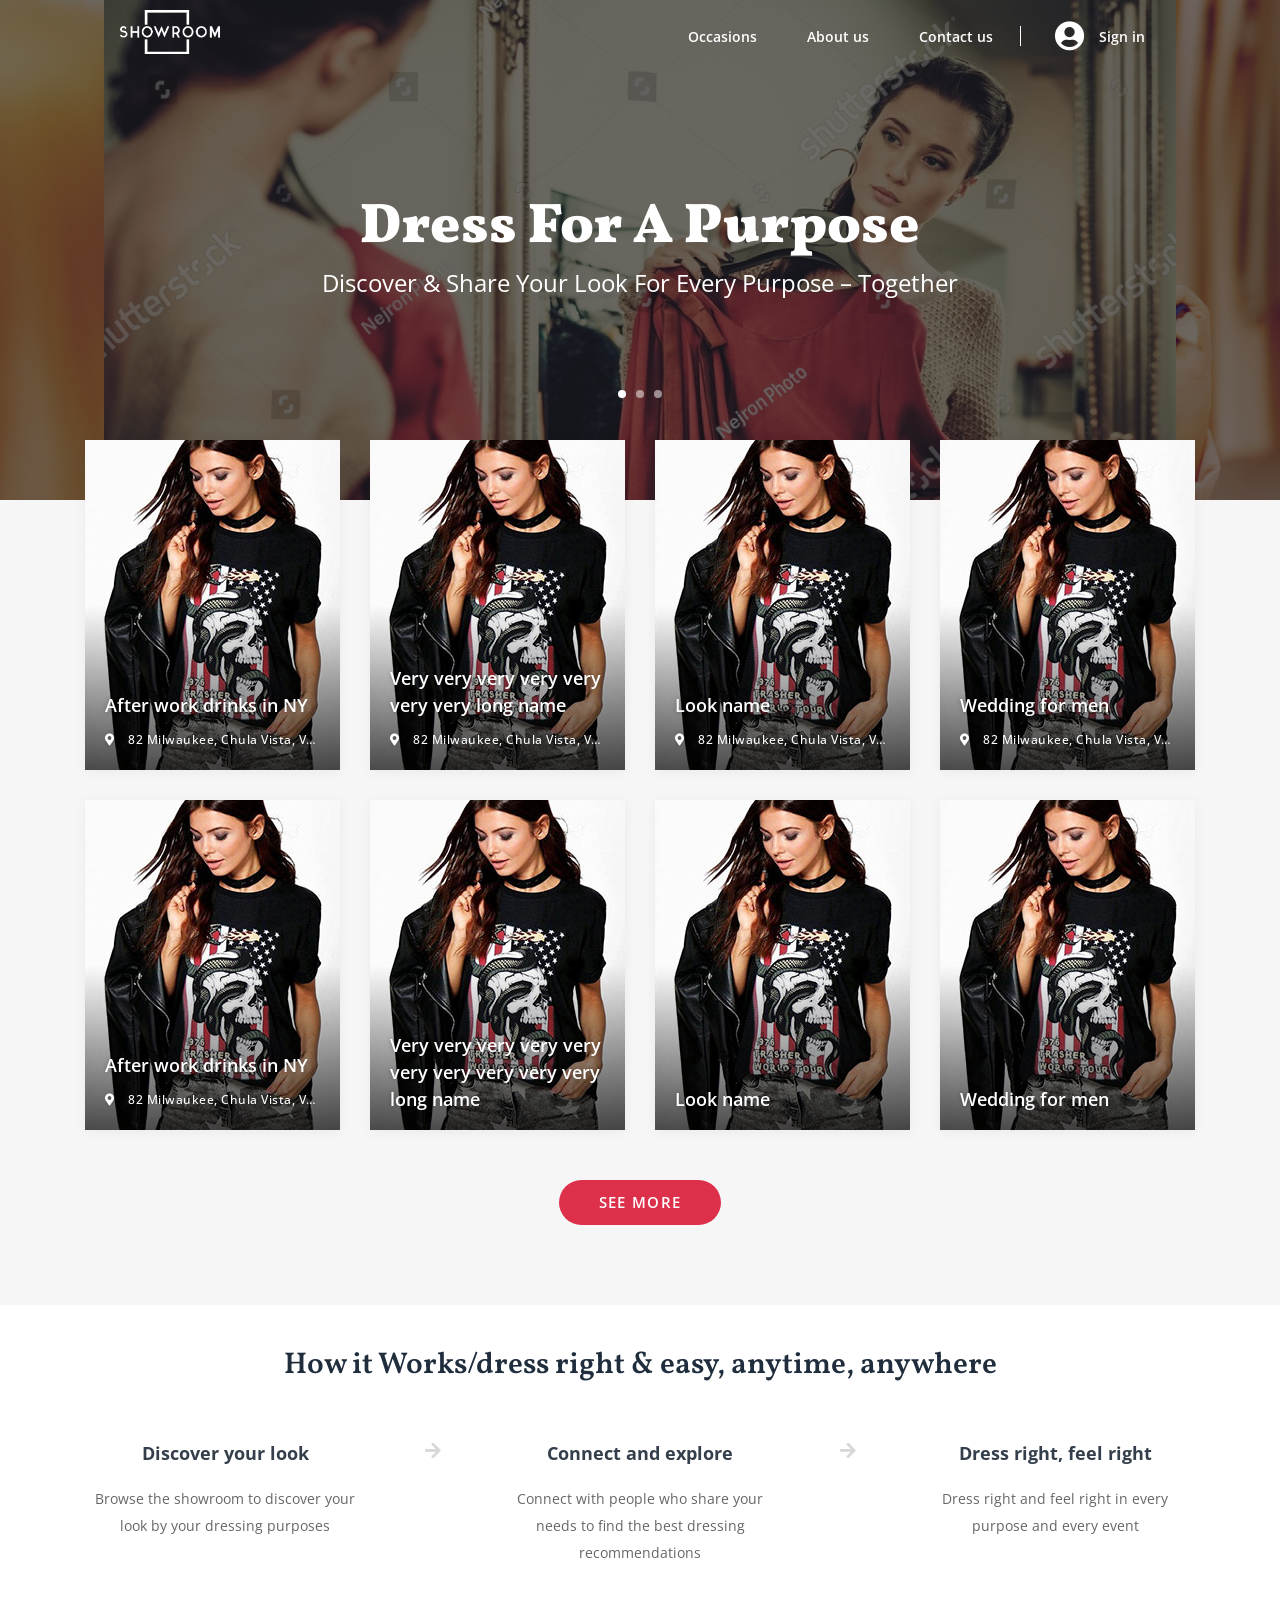
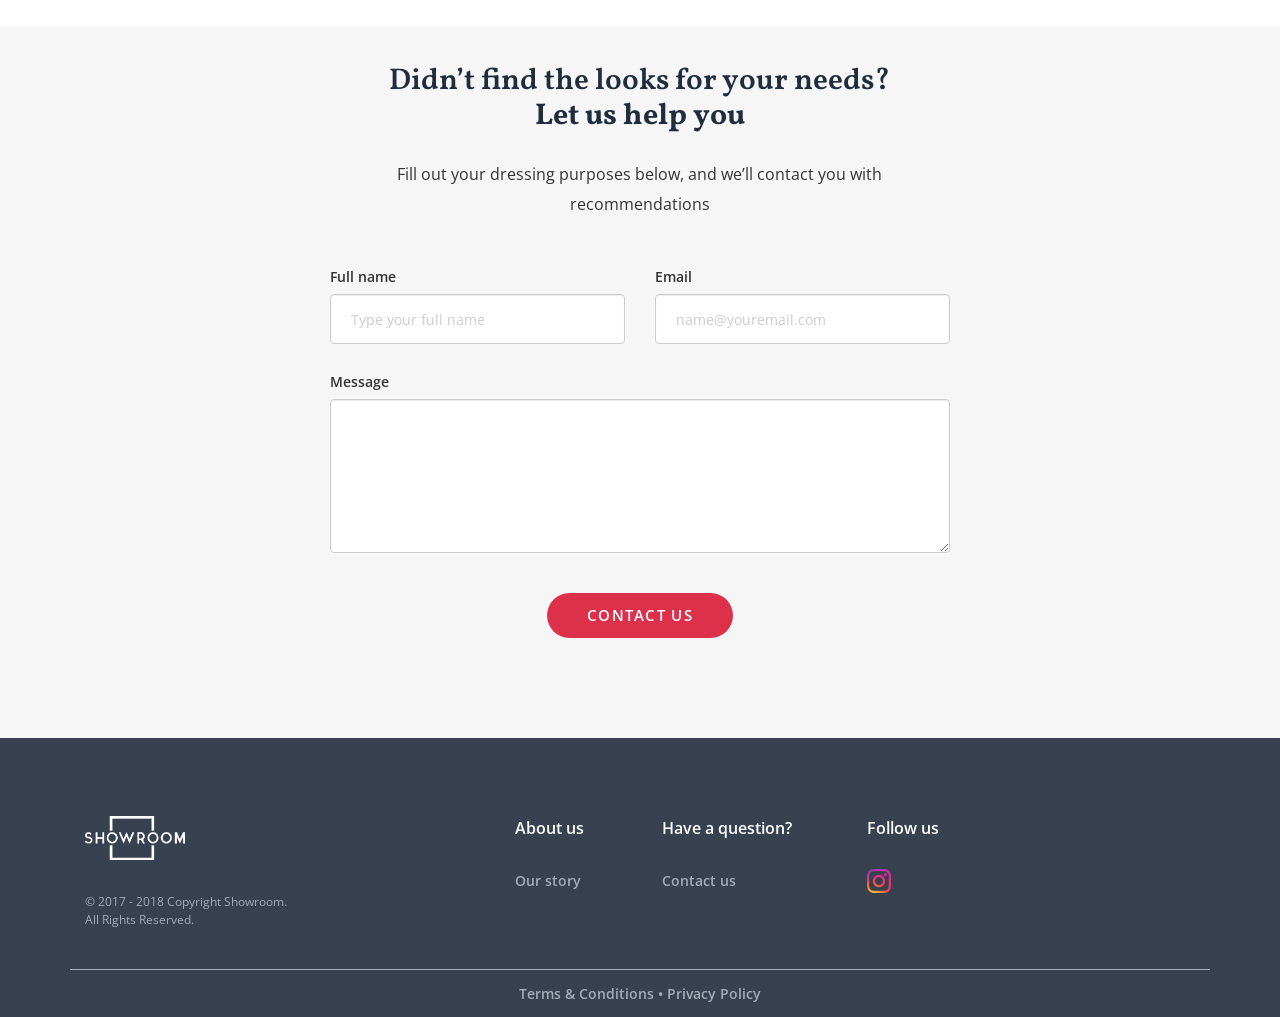
<file: app/index.html>
<!DOCTYPE html>
<html xmlns="http://www.w3.org/1999/xhtml">
<head>
	<meta http-equiv="Content-Type" content="text/html; charset=utf-8" />
	<meta name="format-detection" content="telephone=no">
	<meta name="viewport" content="width=device-width, initial-scale=1, user-scalable=no, maximum-scale=1">
	<title>Main</title>
	<meta name='description' content="" />
	<meta name="keywords" content="" />
	<link rel="icon" type="image/x-icon" href="favicon.ico" />
	<link rel="stylesheet" href="https://use.fontawesome.com/releases/v5.2.0/css/all.css" integrity="sha384-hWVjflwFxL6sNzntih27bfxkr27PmbbK/iSvJ+a4+0owXq79v+lsFkW54bOGbiDQ" crossorigin="anonymous">
	<link rel="stylesheet" type="text/css" href="css/style.css" />
</head>
<body>


	<div class="wrapper">

		<!-- NAVBAR
        ================================================== -->
		<nav class="navbar navbar-default navbar-fixed navbar-transparent white bootsnav on no-full">
			<div class="container">

				<!-- When user is not logged in -->
				<div class="login">
					<div class="dropdown-toggle" data-toggle="modal" data-target="#login">
						<i class="fa fa-user-circle"></i> Sign in
					</div>
				</div>

				<div class="navbar-header">
					<button type="button" class="navbar-toggle" data-toggle="collapse" data-target="#navbar-menu">
						<i class="fas fa-bars"></i>
					</button>
					<div class="logo">
						<a href="index.html">
							<img class="logo logo-display" src="img/logo_white.png" alt="">
							<img class="logo logo-scrolled" src="img/logo_black.png" alt="">
						</a>
					</div>
				</div><!-- //.navbar-header -->
				<div class="collapse navbar-collapse" id="navbar-menu">
					<ul class="nav navbar-nav navbar-right" data-in="fadeIn" data-out="fadeOut">
						<li><a href="occasions.html">Occasions</a></li>
						<!--li><a href="#">Blog</a></li-->
						<li><a href="about_us.html">About us</a></li>
						<li><a href="contact_us.html">Contact us</a></li>
					</ul>
				</div>

			</div><!--//.container -->

		</nav>


		<!-- HERO SLIDER
  		================================================== -->
		<section class="hero-slider">
            <div class="main-slider">
                <div><img alt="" src="img/main.png"/></div>
                <div><img alt="" src="img/main.png"/></div>
                <div><img alt="" src="img/main.png"/></div>
            </div>
			<div class="container">
				<div class="row">
					<div class="col-md-12">
						<h1 class="main-page-title">Dress For A Purpose</h1>
						<div class="subtitle">Discover & Share Your Look For Every Purpose – Together</div>
					</div>
				</div><!-- row -->
			</div><!-- container -->
		</section>


		<!-- HERO
  		================================================== -->
		<section class="hero-image" style="background-image: url(img/main.png); display: none;">
			<div class="container">
				<div class="row">
					<div class="col-md-12">
						<h1 class="main-page-title">Dress For A Purpose</h1>
						<div class="subtitle">Discover & Share Your Look For Every Purpose – Together</div>
					</div>
				</div><!-- row -->
			</div><!-- container -->
		</section>


		<!-- OCCASIONS
  		================================================== -->
		<section class="occasion-section">

			<div class="container">
				<div class="row">
					<div class="col-md-3 col-sm-4 col-xs-6 pb30">
						<div class="occasion-item">
							<div class="occasion-image">
								<img alt="" src="img/occasion_sample.jpg"/>
								<a href="#" class="occasion-title">
									After work drinks in NY
									<span class="occasion-place">
										<i class="fa fa-map-marker-alt"></i>
										82 Milwaukee, Chula Vista, VT82 Milwaukee, Chula Vista, VT
									</span>
								</a>
							</div>
						</div><!-- //.occasion-item -->
					</div>

					<div class="col-md-3 col-sm-4 col-xs-6 pb30">
						<div class="occasion-item">
							<div class="occasion-image">
								<img alt="" src="img/occasion_sample.jpg"/>
								<a href="#" class="occasion-title">
									Very very very very very very very long name
									<span class="occasion-place">
										<i class="fa fa-map-marker-alt"></i>
										82 Milwaukee, Chula Vista, VT82 Milwaukee, Chula Vista, VT
									</span>
								</a>
							</div>
						</div><!-- //.occasion-item -->
					</div>

					<div class="col-md-3 col-sm-4 col-xs-6 pb30">
						<div class="occasion-item">
							<div class="occasion-image">
								<img alt="" src="img/occasion_sample.jpg"/>
								<a href="#" class="occasion-title">
									Look name
									<span class="occasion-place">
										<i class="fa fa-map-marker-alt"></i>
										82 Milwaukee, Chula Vista, VT82 Milwaukee, Chula Vista, VT
									</span>
								</a>
							</div>
						</div><!-- //.occasion-item -->
					</div>

					<div class="col-md-3 col-sm-4 col-xs-6 pb30">
						<div class="occasion-item">
							<div class="occasion-image">
								<img alt="" src="img/occasion_sample.jpg"/>
								<a href="#" class="occasion-title">
									Wedding for men
									<span class="occasion-place">
										<i class="fa fa-map-marker-alt"></i>
										82 Milwaukee, Chula Vista, VT82 Milwaukee, Chula Vista, VT
									</span>
								</a>
							</div>
						</div><!-- //.occasion-item -->
					</div>

					<div class="col-md-3 col-sm-4 col-xs-6 pb30">
						<div class="occasion-item">
							<div class="occasion-image">
								<img alt="" src="img/occasion_sample.jpg"/>
								<a href="#" class="occasion-title">
									After work drinks in NY
									<span class="occasion-place">
										<i class="fa fa-map-marker-alt"></i>
										82 Milwaukee, Chula Vista, VT82 Milwaukee, Chula Vista, VT
									</span>
								</a>
							</div>
						</div><!-- //.occasion-item -->
					</div>

					<div class="col-md-3 col-sm-4 col-xs-6 pb30">
						<div class="occasion-item">
							<div class="occasion-image">
								<img alt="" src="img/occasion_sample.jpg"/>
								<a href="#" class="occasion-title">Very very very very very very very very very very long name</a>
							</div>
						</div><!-- //.occasion-item -->
					</div>

					<div class="col-md-3 col-sm-4 col-xs-6 pb30">
						<div class="occasion-item">
							<div class="occasion-image">
								<img alt="" src="img/occasion_sample.jpg"/>
								<a href="#" class="occasion-title">Look name</a>
							</div>
						</div><!-- //.occasion-item -->
					</div>

					<div class="col-md-3 col-sm-4 col-xs-6 pb30">
						<div class="occasion-item">
							<div class="occasion-image">
								<img alt="" src="img/occasion_sample.jpg"/>
								<a href="#" class="occasion-title">Wedding for men</a>
							</div>
						</div><!-- //.occasion-item -->
					</div>

					<div class="col-xs-12 text-center">
						<button class="btn">see more</button>
					</div>

				</div><!-- row -->
			</div><!-- container -->

		</section>



		<!-- HOW IT WORKS
  		================================================== -->
		<section class="how-it-works-section">
			<div class="container">
				<div class="row">
					<div class="col-sm-12">
						<div class="section-wrapper">
							<h2 class="section-title">
								How it Works/dress right & easy, anytime, anywhere
							</h2>
							<div class="section-content">

								<div class="how-it-works-item">
									<div class="item-title">Discover your look</div>
									<div class="item-text">
										Browse the showroom to discover your look by your dressing purposes
									</div>
								</div>

								<div class="arrow">
									<i class="fa fa-arrow-right"></i>
								</div>

								<div class="how-it-works-item">
									<div class="item-title">Connect and explore</div>
									<div class="item-text">
										Connect with people who share your needs to find the best dressing recommendations
									</div>
								</div>

								<div class="arrow">
									<i class="fa fa-arrow-right"></i>
								</div>

								<div class="how-it-works-item">
									<div class="item-title">Dress right, feel right</div>
									<div class="item-text">
										Dress right and feel right in every purpose and every event
									</div>
								</div>

							</div><!-- //.section-content -->
						</div><!-- //.section-wrapper -->
					</div>
				</div><!-- //.row -->
			</div><!-- //.container -->
		</section><!-- //.how-it-works-section -->


		<!-- CONTACT FORM
  		================================================== -->
		<section class="contact-section">
			<div class="container">
				<div class="row">
					<div class="col-md-8 col-md-push-2">
						<div class="section-wrapper">
							<h2 class="section-title text-center">
								Didn’t find the looks for your needs?<br/>
								<strong>Let us help you</strong>
							</h2>
							<div class="section-content">
								<p>Fill out your dressing purposes below, and we’ll contact you with recommendations</p>
								<form class="contact-form">
									<div class="row">
										<div class="col-xs-12 col-sm-6">
											<div class="form-group">
												<label for="name">Full name<br />
													<input type="text" class="wpcf7-form-control" id="name" placeholder="Type your full name">
												</label>
											</div>
										</div>
										<div class="col-xs-12 col-sm-6">
											<div class="form-group">
												<label for="email">Email<br />
													<input type="email" class="wpcf7-form-control" id="email" placeholder="name@youremail.com">
												</label>
											</div>
										</div>
										<div class="col-xs-12">
											<div class="form-group">
												<label for="message">Message<br />
													<textarea id="message" class="wpcf7-form-control" rows="7"></textarea>
												</label>
											</div>
										</div>
										<div class="col-xs-12 text-center">
											<input type="submit" value="Contact us" class="">
										</div>
									</div>
								</form>
							</div><!-- //.section-content -->
						</div><!-- //.section-wrapper -->
					</div>
				</div><!-- //.row -->
			</div><!-- //.container -->

		</section><!-- //.contact-section -->





		<footer>
			<div class="footer-main">
				<div class="container">
					<div class="row">

						<section class="widget col-xs-12 col-md-4">
							<div class="logo">
								<a href="index.html">
									<img class="logo" src="img/logo_white.png" alt="">
								</a>
							</div>
							<div class="footer-copyright">
								© 2017 - 2018 Copyright Showroom.<br />
								All Rights Reserved.
							</div>
						</section>

						<section class="widget col-xs-6 col-md-2">
							<h3 class="widget-title">About us</h3>
							<div>
								<ul>
									<li><a href="#">Our story</a></li>
									<!--li><a href="#">Blog</a></li-->
								</ul>
							</div>
						</section>

						<section class="widget col-xs-6 col-md-3">
							<h3 class="widget-title">Have a question?</h3>
							<div>
								<ul>
									<li><a href="contact_us.html">Contact us</a></li>
								</ul>
							</div>
						</section>

						<section class="widget col-xs-6 col-md-2">
							<h3 class="widget-title">Follow us</h3>
							<div>
								<ul>
									<li>
										<a href="https://www.instagram.com/theshowroomofficial" class="instagram" title="Instagram" target="_blank"></a>
									</li>
								</ul>
							</div>
						</section>

					</div><!-- //.row -->
				</div><!-- //.container -->
			</div><!-- //.footer-main -->

			<div class="footer-lower">
				<div class="container">
					<div class="row">
						<a href="#">Terms & Conditions</a>  •  <a href="#">Privacy Policy</a>
					</div>
				</div>
			</div><!-- //.footer-copyright -->

		</footer>


	</div><!--//.wrapper -->







	<div class="modal fade" id="login" tabindex="-1" role="dialog" aria-labelledby="myModalLabel">
		<div class="modal-dialog" role="document">
			<div class="modal-content">
				<div class="modal-header">
					<button type="button" class="close" data-dismiss="modal" aria-label="Close"><span aria-hidden="true">&times;</span></button>
					<img class="logo" src="img/logo_black.png" alt="">
				</div>
				<div class="modal-body">
					<div class="modal-title">Sign In to Showroom</div>
					<div class="social-links">
						<a href="#" class="social-login btn-instagram">
							<span class="social-icon"></span>
							Continue with Instagram
							<!--span class="user-avatar">
								<img alt="" src="https://www.shareicon.net/avatar-male-person-user-old-mature-man-106425/data/128x128/2015/09/24/106425_man_512x512.png" />
							</span-->
						</a>
						<a href="#" class="social-login btn-facebook">
							<span class="social-icon"><i class="fab fa-facebook-square"></i></span>
							Continue with Facebook
							<!--span class="user-avatar">
								<img alt="" src="https://www.shareicon.net/avatar-male-person-user-old-mature-man-106425/data/128x128/2015/09/24/106425_man_512x512.png" />
							</span-->
						</a>
						<a href="#" class="social-login btn-google">
							<span class="social-icon"></span>
							Continue with Google
							<!--span class="user-avatar">

							</span-->
						</a>
					</div>
				</div>
				<div class="modal-footer">
					By logging in I agree to Showroom <a href="#">Terms of Service</a> & <a href="#">Privacy Policy</a>
				</div>
			</div><!-- //.modal-content -->
		</div><!-- //.modal-dialog -->
	</div><!-- //.modal -->













	<script src="js/components/jquery.min.js"></script>


	<!--== Javascript Plugins ==-->
	<script src="js/components/bootsnav.js" ></script>
	<script src="js/components/plugins.js"></script>

    <script src="js/components/slick.js" ></script>

	<!--
	<script src="js/components/master.js"></script>
	<script src="js/components/smoothscroll.js"></script>
	<script src="js/components/jquery.fancybox.js" ></script>
	<script src="js/components/jquery.formstyler.js" ></script>
	<script src="js/components/jquery.mCustomScrollbar.js" ></script>
	-->
	<script src="js/custom.js" ></script>
</body>
</html>
</file>
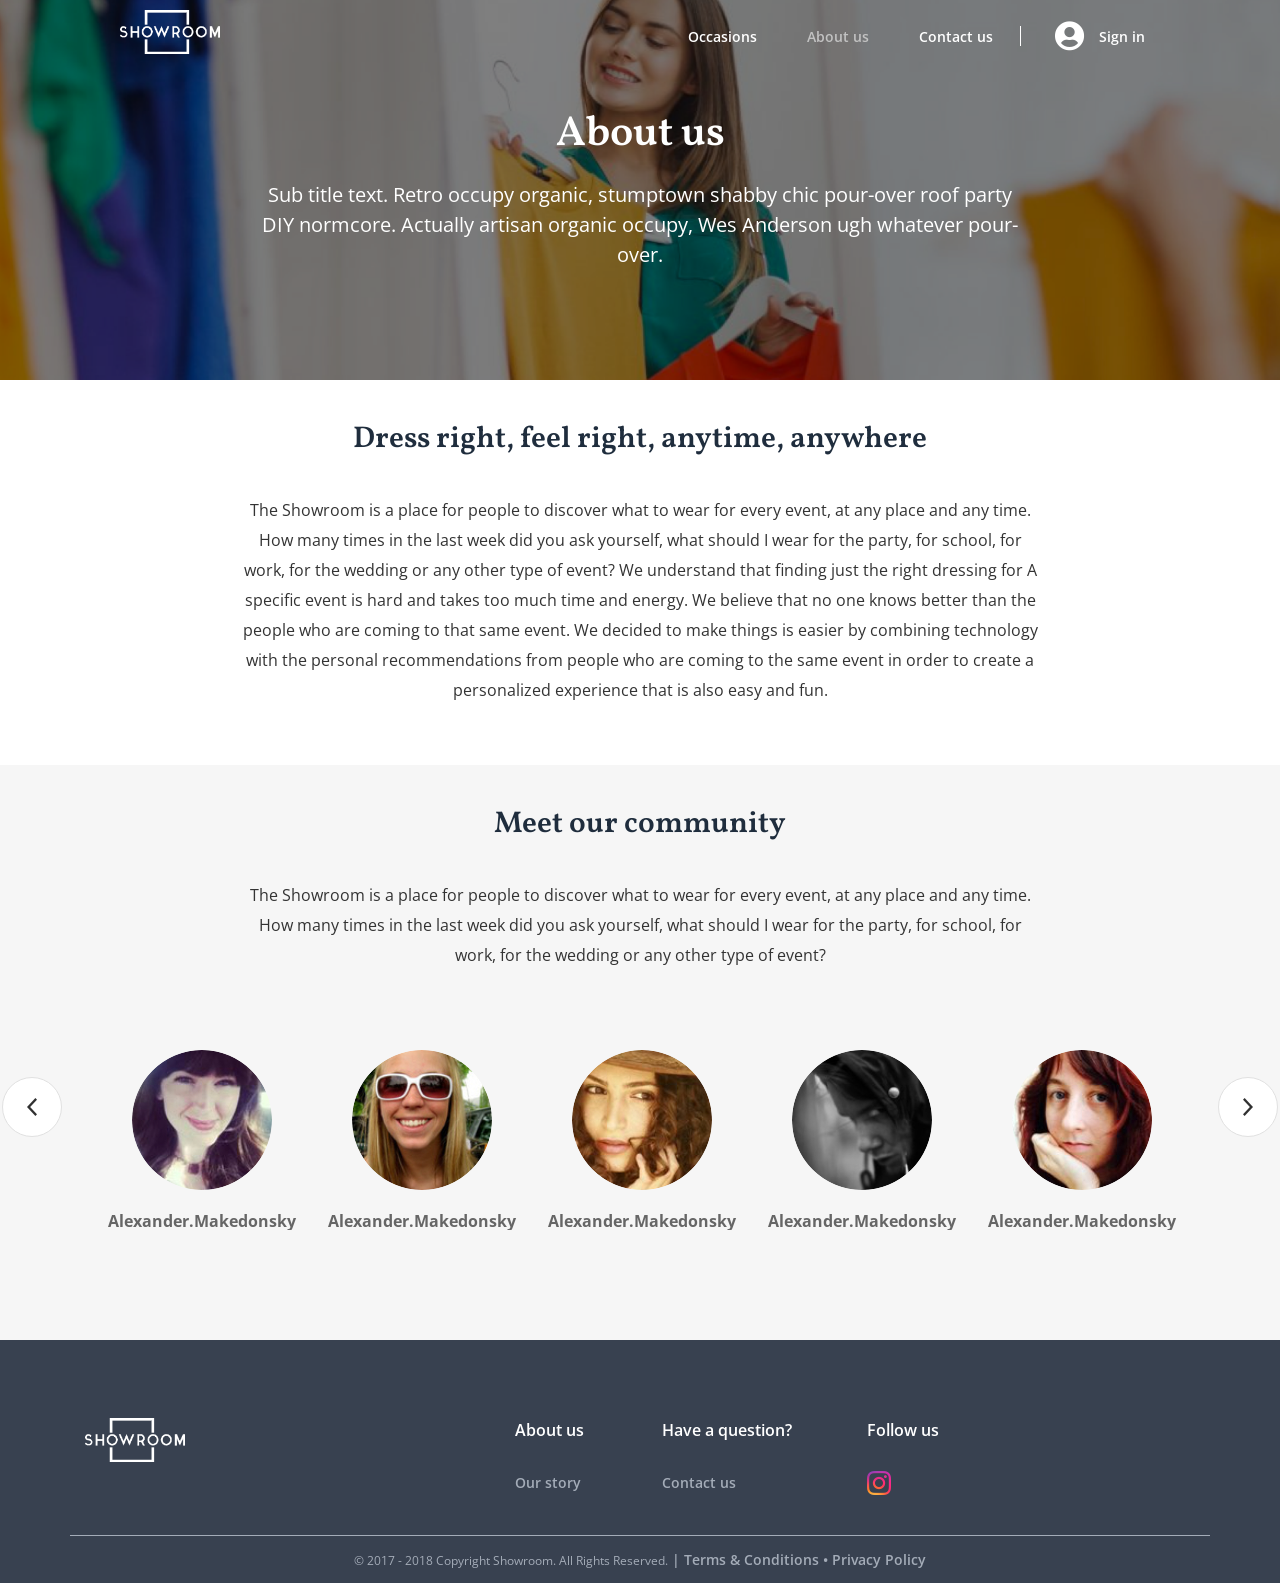
<file: app/about_us.html>
<!DOCTYPE html>
<html xmlns="http://www.w3.org/1999/xhtml">
<head>
	<meta http-equiv="Content-Type" content="text/html; charset=utf-8" />
	<meta name="format-detection" content="telephone=no">
	<meta name="viewport" content="width=device-width, initial-scale=1, user-scalable=no, maximum-scale=1">
	<title>Main</title>
	<meta name='description' content="" />
	<meta name="keywords" content="" />
	<link rel="icon" type="image/x-icon" href="favicon.ico" />
	<link rel="stylesheet" href="https://use.fontawesome.com/releases/v5.2.0/css/all.css" integrity="sha384-hWVjflwFxL6sNzntih27bfxkr27PmbbK/iSvJ+a4+0owXq79v+lsFkW54bOGbiDQ" crossorigin="anonymous">
	<link rel="stylesheet" type="text/css" href="css/style.css" />	
</head>
<body>


	<div class="wrapper">

		<!-- NAVBAR
        ================================================== -->
		<nav class="navbar navbar-default navbar-fixed navbar-transparent white bootsnav">
			<div class="container">

				<!-- When user is not logged in -->
				<div class="login">
					<div class="dropdown-toggle" data-toggle="modal" data-target="#login">
						<i class="fa fa-user-circle"></i> Sign in
					</div>
				</div>


				<div class="navbar-header">
					<button type="button" class="navbar-toggle" data-toggle="collapse" data-target="#navbar-menu">
						<i class="fas fa-bars"></i>
					</button>
					<div class="logo">
						<a href="index.html">
							<img class="logo logo-display" src="img/logo_white.png" alt="">
							<img class="logo logo-scrolled" src="img/logo_black.png" alt="">
						</a>
					</div>
				</div><!-- //.navbar-header -->
				<div class="navbar-collapse collapse" id="navbar-menu">
					<ul class="nav navbar-nav navbar-right" data-in="fadeIn" data-out="fadeOut">
						<li><a href="occasions.html">Occasions</a></li>
						<!--li><a href="#">Blog</a></li-->
						<li class="active"><a href="about_us.html">About us</a></li>
						<li><a href="contact_us.html">Contact us</a></li>
					</ul>
				</div>

			</div><!--//.container -->

		</nav>


		<!-- HERO
  		================================================== -->
		<section class="hero-image" style="background-image: url(img/about_us.png);">
			<div class="container">
				<div class="row">
					<div class="col-md-12">
						<div class="page-title">About us</div>
						<div class="subtitle">Sub title text. Retro occupy organic, stumptown shabby chic pour-over roof party DIY normcore. Actually artisan organic occupy, Wes Anderson ugh whatever pour-over.</div>
					</div>
				</div><!-- row -->
			</div><!-- container -->
		</section>


		<!-- PLAIN TEXT
  		================================================== -->
		<section class="text-section bg-w">

			<div class="container">
				<div class="row">
					<div class="col-sm-12">
						<div class="section-wrapper">

							<h2 class="section-title">
								Dress right, feel right, anytime, anywhere
							</h2>
							<div class="section-content">
								<p>The Showroom is a place for people to discover what to wear for every event, at any place and any time. How many times in the last week did you ask yourself, what should I wear for the party, for school, for work, for the wedding or any other type of event? We understand that finding just the right dressing for A specific event is hard and takes too much time and energy. We believe that no one knows better than the people who are coming to that same event. We decided to make things is easier by combining technology with the personal recommendations from people who are coming to the same event in order to create a personalized experience that is also easy and fun. </p>
							</div>
						</div><!-- //.section-wrapper -->
					</div>
				</div><!-- row -->
			</div><!-- container -->

		</section>


		<!-- COMMUNITY
  		================================================== -->
		<section class="community-section">

			<div class="container">
				<div class="row">
					<div class="col-sm-12">
						<div class="section-wrapper">

							<h2 class="section-title">
								Meet our community
							</h2>
							<div class="section-content">
								<div class="text-block">The Showroom is a place for people to discover what to wear for every event, at any place and any time. How many times in the last week did you ask yourself, what should I wear for the party, for school, for work, for the wedding or any other type of event?</div>
								<div class="community-slider">
									<div>
										<div class="community-image">
											<a href="#"><img src="img/1@2x.jpg" alt="" /></a>
										</div>
										<div class="community-title"><a href="#">Alexander.Makedonsky</a></div>
									</div>

									<div>
										<div class="community-image">
											<a href="#"><img src="img/2@2x.jpg" alt="" /></a>
										</div>
										<div class="community-title"><a href="#">Alexander.Makedonsky</a></div>
									</div>

									<div>
										<div class="community-image">
											<a href="#"><img src="img/3@2x.jpg" alt="" /></a>
										</div>
										<div class="community-title"><a href="#">Alexander.Makedonsky</a></div>
									</div>

									<div>
										<div class="community-image">
											<a href="#"><img src="img/4@2x.jpg" alt="" /></a>
										</div>
										<div class="community-title"><a href="#">Alexander.Makedonsky</a></div>
									</div>

									<div>
										<div class="community-image">
											<a href="#"><img src="img/5@2x.jpg" alt="" /></a>
										</div>
										<div class="community-title"><a href="#">Alexander.Makedonsky</a></div>
									</div>

									<div>
										<div class="community-image">
											<a href="#"><img src="img/5@2x.jpg" alt="" /></a>
										</div>
										<div class="community-title"><a href="#">Alexander.Makedonsky</a></div>
									</div>

								</div><!-- //.community-slider -->
							</div><!-- //.section-content -->
						</div><!-- //.section-wrapper -->
					</div>
				</div><!-- row -->
			</div><!-- container -->

		</section>



		<footer>
			<div class="footer-main">
				<div class="container">
					<div class="row">

						<section class="widget col-xs-12 col-md-4">
							<div class="logo">
								<a href="index.html">
									<img class="logo" src="img/logo_white.png" alt="">
								</a>
							</div>

						</section>

						<section class="widget col-xs-6 col-md-2">
							<h3 class="widget-title">About us</h3>
							<div>
								<ul>
									<li><a href="#">Our story</a></li>
									<!--li><a href="#">Blog</a></li-->
								</ul>
							</div>
						</section>

						<section class="widget col-xs-6 col-md-3">
							<h3 class="widget-title">Have a question?</h3>
							<div>
								<ul>
									<li><a href="contact_us.html">Contact us</a></li>
								</ul>
							</div>
						</section>

						<section class="widget col-xs-6 col-md-2">
							<h3 class="widget-title">Follow us</h3>
							<div>
								<ul>
									<li>
										<a href="https://www.instagram.com/theshowroomofficial" class="instagram" title="Instagram" target="_blank"></a>
									</li>
								</ul>
							</div>
						</section>

					</div><!-- //.row -->
				</div><!-- //.container -->
			</div><!-- //.footer-main -->

			<div class="footer-lower">
				<div class="container">
					<div class="row">
						<div class="footer-copyright">
							© 2017 - 2018 Copyright Showroom.
							<span>All Rights Reserved.</span>
						</div><!-- //.footer-copyright -->
						<span class="devider">|</span>
						<span><a href="#"> Terms & Conditions</a>  •  <a href="#">Privacy Policy</a></span>
					</div>
				</div>
			</div><!-- //.footer-lower -->

		</footer>


	</div><!--//.wrapper -->



	<div class="modal fade" id="login" tabindex="-1" role="dialog" aria-labelledby="myModalLabel">
		<div class="modal-dialog" role="document">
			<div class="modal-content">
				<div class="modal-header">
					<button type="button" class="close" data-dismiss="modal" aria-label="Close"><span aria-hidden="true">&times;</span></button>
					<img class="logo" src="img/logo_black.png" alt="">
				</div>
				<div class="modal-body">
					<div class="modal-title">Sign In to Showroom</div>
					<div class="social-links">
						<a href="#" class="social-login btn-instagram">
							<span class="social-icon"></span>
							Continue with Instagram
							<!--span class="user-avatar">
								<img alt="" src="https://www.shareicon.net/avatar-male-person-user-old-mature-man-106425/data/128x128/2015/09/24/106425_man_512x512.png" />
							</span-->
						</a>
						<a href="#" class="social-login btn-facebook">
							<span class="social-icon"><i class="fab fa-facebook-square"></i></span>
							Continue with Facebook
							<!--span class="user-avatar">
								<img alt="" src="https://www.shareicon.net/avatar-male-person-user-old-mature-man-106425/data/128x128/2015/09/24/106425_man_512x512.png" />
							</span-->
						</a>
						<a href="#" class="social-login btn-google">
							<span class="social-icon"></span>
							Continue with Google
							<!--span class="user-avatar">

							</span-->
						</a>
					</div>
				</div>
				<div class="modal-footer">
					By logging in I agree to Showroom <a href="#">Terms of Service</a> & <a href="#">Privacy Policy</a>
				</div>
			</div><!-- //.modal-content -->
		</div><!-- //.modal-dialog -->
	</div><!-- //.modal -->









	<script src="js/components/jquery.min.js"></script>


	<!--== Javascript Plugins ==-->
	<script src="js/components/bootsnav.js" ></script>
	<script src="js/components/plugins.js"></script>

	<!--
	<script src="js/components/master.js"></script>
	<script src="js/components/smoothscroll.js"></script>
	<script src="js/components/jquery.fancybox.js" ></script>
	<script src="js/components/jquery.formstyler.js" ></script>
	<script src="js/components/slick.js" ></script>
	<script src="js/components/jquery.mCustomScrollbar.js" ></script>
	-->
	<script src="js/custom.js" ></script>
</body>
</html>
</file>
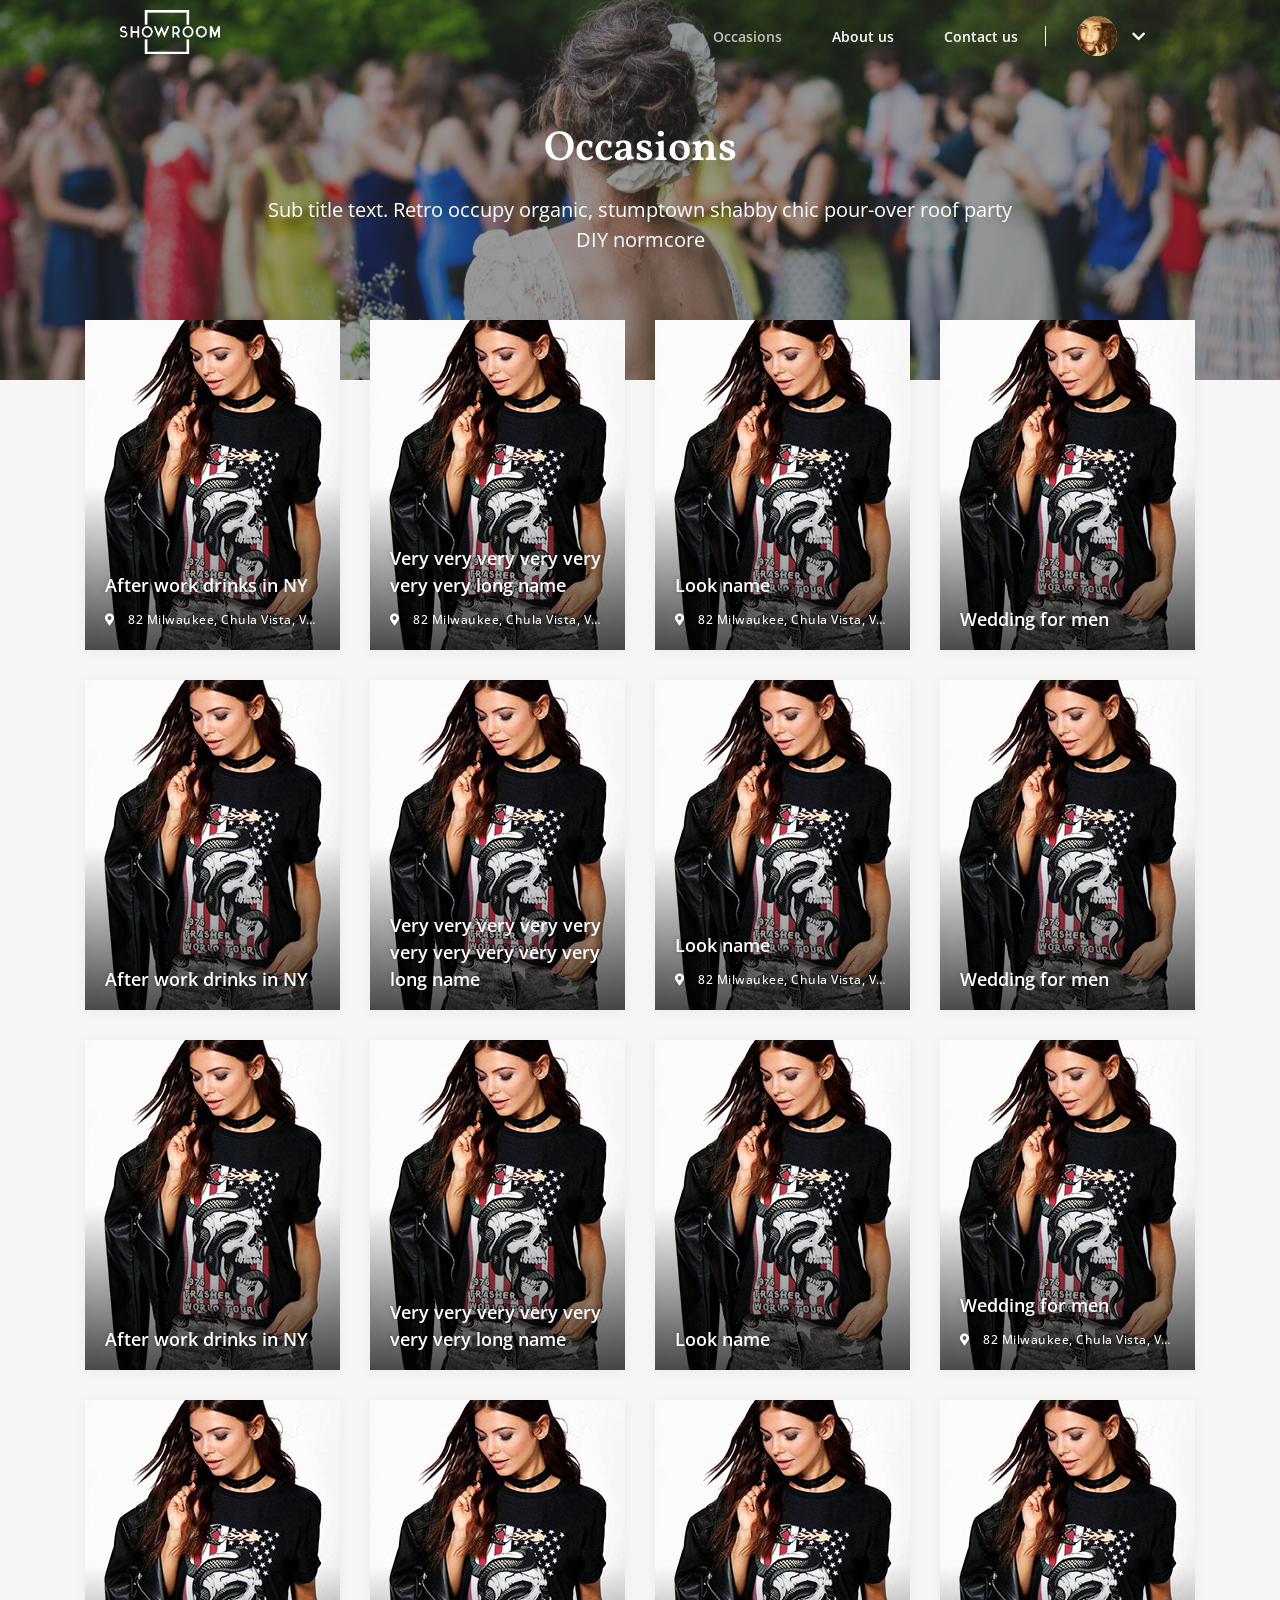
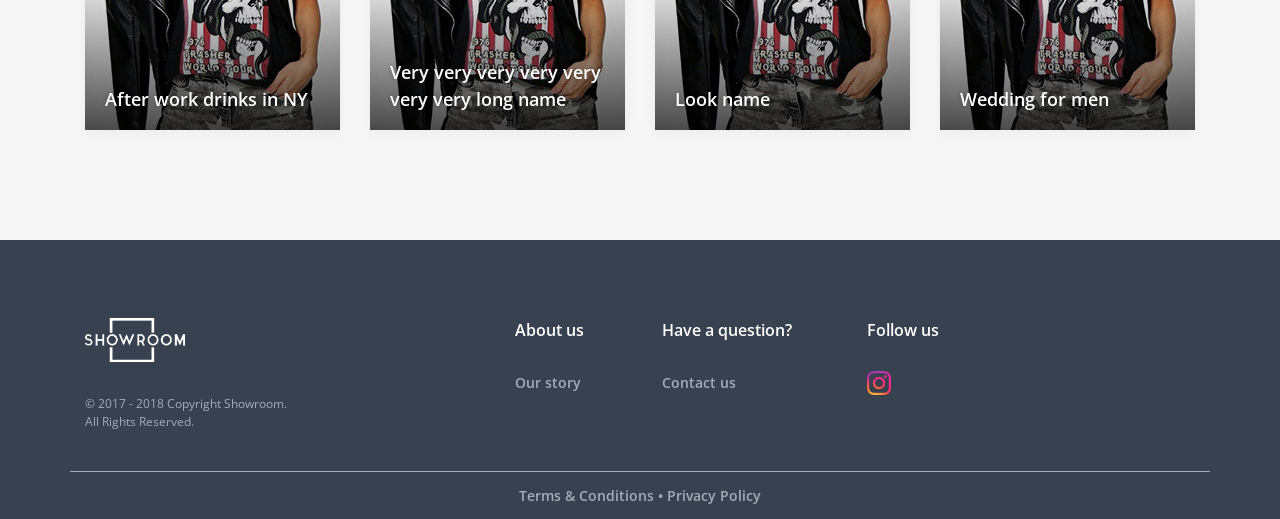
<file: app/occasions.html>
<!DOCTYPE html>
<html xmlns="http://www.w3.org/1999/xhtml">
<head>
	<meta http-equiv="Content-Type" content="text/html; charset=utf-8" />
	<meta name="format-detection" content="telephone=no">
	<meta name="viewport" content="width=device-width, initial-scale=1, user-scalable=no, maximum-scale=1">
	<title>Main</title>
	<meta name='description' content="" />
	<meta name="keywords" content="" />
	<link rel="icon" type="image/x-icon" href="favicon.ico" />
	<link rel="stylesheet" href="https://use.fontawesome.com/releases/v5.2.0/css/all.css" integrity="sha384-hWVjflwFxL6sNzntih27bfxkr27PmbbK/iSvJ+a4+0owXq79v+lsFkW54bOGbiDQ" crossorigin="anonymous">
	<link rel="stylesheet" type="text/css" href="css/style.css" />	
</head>
<body>


	<div class="wrapper">

		<!-- NAVBAR
        ================================================== -->
		<nav class="navbar navbar-default navbar-fixed navbar-transparent white bootsnav">
			<div class="container">

				<!-- When user is logged in -->
				<div class="login logged-in">
					<div class="dropdown-toggle" data-toggle="dropdown" aria-haspopup="true" aria-expanded="false">
						<img class="user-avatar" src="img/3@2x.jpg" alt="">
						<i class="fa fa-chevron-down"></i>
						<ul class="dropdown-menu dropdown-menu-right">
							<!--li><a href="#">Option 1</a></li>
              <li><a href="#">Option 2</a></li-->
							<li><a href="#">Sign Out</a></li>
						</ul>
					</div>
				</div><!-- //.login.logged-in -->




				<div class="navbar-header">
					<button type="button" class="navbar-toggle" data-toggle="collapse" data-target="#navbar-menu">
						<i class="fas fa-bars"></i>
					</button>
					<div class="logo">
						<a href="index.html">
							<img class="logo logo-display" src="img/logo_white.png" alt="">
							<img class="logo logo-scrolled" src="img/logo_black.png" alt="">
						</a>
					</div>
				</div><!-- //.navbar-header -->
				<div class="navbar-collapse collapse" id="navbar-menu">
					<ul class="nav navbar-nav navbar-right" data-in="fadeIn" data-out="fadeOut">
						<li class="active"><a href="occasions.html">Occasions</a></li>
						<!--li><a href="#">Blog</a></li-->
						<li><a href="about_us.html">About us</a></li>
						<li><a href="contact_us.html">Contact us</a></li>
					</ul>
				</div>

			</div><!--//.container -->

		</nav>


		<!-- HERO
  		================================================== -->
		<section class="hero-image occasions" style="background-image: url(img/occasions.png);">
			<div class="container">
				<div class="row">
					<div class="col-md-12">
						<div class="page-title">Occasions</div>
						<div class="subtitle">Sub title text. Retro occupy organic, stumptown shabby chic pour-over roof party DIY normcore</div>
					</div>
				</div><!-- row -->
			</div><!-- container -->
		</section>


		<!-- OCCASIONS
  		================================================== -->
		<section class="occasion-section">

			<div class="container">
				<div class="row">

					<div class="col-md-3 col-sm-4 col-xs-6 pb30">
						<div class="occasion-item">
							<div class="occasion-image">
								<img alt="" src="img/occasion_sample.jpg"/>
								<a href="event.html" class="occasion-title">
									After work drinks in NY
									<span class="occasion-place">
										<i class="fa fa-map-marker-alt"></i>
										82 Milwaukee, Chula Vista, VT82 Milwaukee, Chula Vista, VT
									</span>
								</a>
							</div>
						</div><!-- //.occasion-item -->
					</div>

					<div class="col-md-3 col-sm-4 col-xs-6 pb30">
						<div class="occasion-item">
							<div class="occasion-image">
								<img alt="" src="img/occasion_sample.jpg"/>
								<a href="event.html" class="occasion-title">
									Very very very very very very very long name
									<span class="occasion-place">
										<i class="fa fa-map-marker-alt"></i>
										82 Milwaukee, Chula Vista, VT82 Milwaukee, Chula Vista, VT
									</span>
								</a>
							</div>
						</div><!-- //.occasion-item -->
					</div>

					<div class="col-md-3 col-sm-4 col-xs-6 pb30">
						<div class="occasion-item">
							<div class="occasion-image">
								<img alt="" src="img/occasion_sample.jpg"/>
								<a href="event.html" class="occasion-title">
									Look name
									<span class="occasion-place">
										<i class="fa fa-map-marker-alt"></i>
										82 Milwaukee, Chula Vista, VT82 Milwaukee, Chula Vista, VT
									</span>
								</a>
							</div>
						</div><!-- //.occasion-item -->
					</div>

					<div class="col-md-3 col-sm-4 col-xs-6 pb30">
						<div class="occasion-item">
							<div class="occasion-image">
								<img alt="" src="img/occasion_sample.jpg"/>
								<a href="event.html" class="occasion-title">Wedding for men</a>
							</div>
						</div><!-- //.occasion-item -->
					</div>

					<div class="col-md-3 col-sm-4 col-xs-6 pb30">
						<div class="occasion-item">
							<div class="occasion-image">
								<img alt="" src="img/occasion_sample.jpg"/>
								<a href="#" class="occasion-title">After work drinks in NY</a>
							</div>
						</div><!-- //.occasion-item -->
					</div>

					<div class="col-md-3 col-sm-4 col-xs-6 pb30">
						<div class="occasion-item">
							<div class="occasion-image">
								<img alt="" src="img/occasion_sample.jpg"/>
								<a href="#" class="occasion-title">Very very very very very very very very very very long name</a>
							</div>
						</div><!-- //.occasion-item -->
					</div>

					<div class="col-md-3 col-sm-4 col-xs-6 pb30">
						<div class="occasion-item">
							<div class="occasion-image">
								<img alt="" src="img/occasion_sample.jpg"/>
								<a href="#" class="occasion-title">
									Look name
									<span class="occasion-place">
										<i class="fa fa-map-marker-alt"></i>
										82 Milwaukee, Chula Vista, VT82 Milwaukee, Chula Vista, VT
									</span>
								</a>
							</div>
						</div><!-- //.occasion-item -->
					</div>

					<div class="col-md-3 col-sm-4 col-xs-6 pb30">
						<div class="occasion-item">
							<div class="occasion-image">
								<img alt="" src="img/occasion_sample.jpg"/>
								<a href="#" class="occasion-title">Wedding for men</a>
							</div>
						</div><!-- //.occasion-item -->
					</div>

					<div class="col-md-3 col-sm-4 col-xs-6 pb30">
						<div class="occasion-item">
							<div class="occasion-image">
								<img alt="" src="img/occasion_sample.jpg"/>
								<a href="#" class="occasion-title">After work drinks in NY</a>
							</div>
						</div><!-- //.occasion-item -->
					</div>

					<div class="col-md-3 col-sm-4 col-xs-6 pb30">
						<div class="occasion-item">
							<div class="occasion-image">
								<img alt="" src="img/occasion_sample.jpg"/>
								<a href="#" class="occasion-title">Very very very very very very very long name</a>
							</div>
						</div><!-- //.occasion-item -->
					</div>

					<div class="col-md-3 col-sm-4 col-xs-6 pb30">
						<div class="occasion-item">
							<div class="occasion-image">
								<img alt="" src="img/occasion_sample.jpg"/>
								<a href="#" class="occasion-title">Look name</a>
							</div>
						</div><!-- //.occasion-item -->
					</div>

					<div class="col-md-3 col-sm-4 col-xs-6 pb30">
						<div class="occasion-item">
							<div class="occasion-image">
								<img alt="" src="img/occasion_sample.jpg"/>
								<a href="#" class="occasion-title">
									Wedding for men
									<span class="occasion-place">
										<i class="fa fa-map-marker-alt"></i>
										82 Milwaukee, Chula Vista, VT82 Milwaukee, Chula Vista, VT
									</span>
								</a>
							</div>
						</div><!-- //.occasion-item -->
					</div>

					<div class="col-md-3 col-sm-4 col-xs-6 pb30">
						<div class="occasion-item">
							<div class="occasion-image">
								<img alt="" src="img/occasion_sample.jpg"/>
								<a href="#" class="occasion-title">After work drinks in NY</a>
							</div>
						</div><!-- //.occasion-item -->
					</div>

					<div class="col-md-3 col-sm-4 col-xs-6 pb30">
						<div class="occasion-item">
							<div class="occasion-image">
								<img alt="" src="img/occasion_sample.jpg"/>
								<a href="#" class="occasion-title">Very very very very very very very long name</a>
							</div>
						</div><!-- //.occasion-item -->
					</div>

					<div class="col-md-3 col-sm-4 col-xs-6 pb30">
						<div class="occasion-item">
							<div class="occasion-image">
								<img alt="" src="img/occasion_sample.jpg"/>
								<a href="#" class="occasion-title">Look name</a>
							</div>
						</div><!-- //.occasion-item -->
					</div>

					<div class="col-md-3 col-sm-4 col-xs-6 pb30">
						<div class="occasion-item">
							<div class="occasion-image">
								<img alt="" src="img/occasion_sample.jpg"/>
								<a href="#" class="occasion-title">Wedding for men</a>
							</div>
						</div><!-- //.occasion-item -->
					</div>

				</div><!-- row -->
			</div><!-- container -->

		</section>

		<footer>
			<div class="footer-main">
				<div class="container">
					<div class="row">

						<section class="widget col-xs-12 col-md-4">
							<div class="logo">
								<a href="index.html">
									<img class="logo" src="img/logo_white.png" alt="">
								</a>
							</div>
							<div class="footer-copyright">
								© 2017 - 2018 Copyright Showroom.<br />
								All Rights Reserved.
							</div>
						</section>

						<section class="widget col-xs-6 col-md-2">
							<h3 class="widget-title">About us</h3>
							<div>
								<ul>
									<li><a href="#">Our story</a></li>
									<!--li><a href="#">Blog</a></li-->
								</ul>
							</div>
						</section>

						<section class="widget col-xs-6 col-md-3">
							<h3 class="widget-title">Have a question?</h3>
							<div>
								<ul>
									<li><a href="contact_us.html">Contact us</a></li>
								</ul>
							</div>
						</section>

						<section class="widget col-xs-6 col-md-2">
							<h3 class="widget-title">Follow us</h3>
							<div>
								<ul>
									<li>
										<a href="https://www.instagram.com/theshowroomofficial" class="instagram" title="Instagram" target="_blank"></a>
									</li>
								</ul>
							</div>
						</section>

					</div><!-- //.row -->
				</div><!-- //.container -->
			</div><!-- //.footer-main -->

			<div class="footer-lower">
				<div class="container">
					<div class="row">
						<a href="#">Terms & Conditions</a>  •  <a href="#">Privacy Policy</a>
					</div>
				</div>
			</div><!-- //.footer-copyright -->

		</footer>


	</div><!--//.wrapper -->

















	<script src="js/components/jquery.min.js"></script>


	<!--== Javascript Plugins ==-->
	<script src="js/components/bootsnav.js" ></script>
	<script src="js/components/plugins.js"></script>

	<!--
	<script src="js/components/master.js"></script>
	<script src="js/components/smoothscroll.js"></script>
	<script src="js/components/jquery.fancybox.js" ></script>
	<script src="js/components/jquery.formstyler.js" ></script>
	<script src="js/components/slick.js" ></script>
	<script src="js/components/jquery.mCustomScrollbar.js" ></script>
	-->
	<script src="js/custom.js" ></script>
</body>
</html>
</file>
<file: app/css/style.css>
/* colors */
/* main variables */
/*! Bootstrap v3.3.5 (http://getbootstrap.com) Copyright 2011-2015 Twitter, Inc. Licensed under MIT (https://github.com/twbs/bootstrap/blob/master/LICENSE) */
/*! Generated using the Bootstrap Customizer (http://getbootstrap.com/customize/?id=e038e098e002ebaab11e) Config saved to config.json and https://gist.github.com/e038e098e002ebaab11e */
/*! Bootstrap v3.3.5 (http://getbootstrap.com) Copyright 2011-2015 Twitter, Inc. Licensed under MIT (https://github.com/twbs/bootstrap/blob/master/LICENSE) */
/*! normalize.css v3.0.3 | MIT License | github.com/necolas/normalize.css */
@import url("https://fonts.googleapis.com/css?family=Open+Sans:400,600,700|Roboto:400,500|Vollkorn:400,600,700");
html { font-family: sans-serif; -ms-text-size-adjust: 100%; -webkit-text-size-adjust: 100%; }

body { margin: 0; }

article, aside, details, figcaption, figure, footer, header, hgroup, main, menu, nav, section, summary { display: block; }

audio, canvas, progress, video { display: inline-block; vertical-align: baseline; }

audio:not([controls]) { display: none; height: 0; }

[hidden], template { display: none; }

a { background-color: transparent; }

a:active, a:hover { outline: 0; }

abbr[title] { border-bottom: 1px dotted; }

b, strong { font-weight: bold; }

dfn { font-style: italic; }

h1 { font-size: 2em; margin: 0.67em 0; }

mark { background: #ff0; color: #000; }

small { font-size: 80%; }

sub, sup { font-size: 75%; line-height: 0; position: relative; vertical-align: baseline; }

sup { top: -0.5em; }

sub { bottom: -0.25em; }

img { border: 0; }

svg:not(:root) { overflow: hidden; }

figure { margin: 1em 40px; }

hr { box-sizing: content-box; height: 0; }

pre { overflow: auto; }

code, kbd, pre, samp { font-family: monospace, monospace; font-size: 1em; }

button, input, optgroup, select, textarea { color: inherit; font: inherit; margin: 0; }

button { overflow: visible; }

button, select { text-transform: none; }

button, html input[type="button"], input[type="reset"], input[type="submit"] { -webkit-appearance: button; cursor: pointer; }

button[disabled], html input[disabled] { cursor: default; }

button::-moz-focus-inner, input::-moz-focus-inner { border: 0; padding: 0; }

input { line-height: normal; }

input[type="checkbox"], input[type="radio"] { box-sizing: border-box; padding: 0; }

input[type="number"]::-webkit-inner-spin-button, input[type="number"]::-webkit-outer-spin-button { height: auto; }

input[type="search"] { -webkit-appearance: textfield; box-sizing: content-box; }

input[type="search"]::-webkit-search-cancel-button, input[type="search"]::-webkit-search-decoration { -webkit-appearance: none; }

fieldset { border: 1px solid #c0c0c0; margin: 0 2px; padding: 0.35em 0.625em 0.75em; }

legend { border: 0; padding: 0; }

textarea { overflow: auto; }

optgroup { font-weight: bold; }

table { border-collapse: collapse; border-spacing: 0; }

td, th { padding: 0; }

/*! Source: https://github.com/h5bp/html5-boilerplate/blob/master/src/css/main.css */
@media print { *, *:before, *:after { background: transparent !important; color: #000 !important; box-shadow: none !important; text-shadow: none !important; }
  a, a:visited { text-decoration: underline; }
  a[href]:after { content: " (" attr(href) ")"; }
  abbr[title]:after { content: " (" attr(title) ")"; }
  a[href^="#"]:after, a[href^="javascript:"]:after { content: ""; }
  pre, blockquote { border: 1px solid #999; page-break-inside: avoid; }
  thead { display: table-header-group; }
  tr, img { page-break-inside: avoid; }
  img { max-width: 100% !important; }
  p, h2, h3 { orphans: 3; widows: 3; }
  h2, h3 { page-break-after: avoid; }
  .navbar { display: none; }
  .btn > .caret, input[type="submit"] > .caret, .dropup > .btn > .caret, .dropup > input[type="submit"] > .caret { border-top-color: #000 !important; }
  .label { border: 1px solid #000; }
  .table { border-collapse: collapse !important; }
  .table td, .table th { background-color: #fff !important; }
  .table-bordered th, .table-bordered td { border: 1px solid #ddd !important; } }

@font-face { font-family: 'Glyphicons Halflings'; src: url("../fonts/glyphicons-halflings-regular.eot"); src: url("../fonts/glyphicons-halflings-regular.eot?#iefix") format("embedded-opentype"), url("../fonts/glyphicons-halflings-regular.woff2") format("woff2"), url("../fonts/glyphicons-halflings-regular.woff") format("woff"), url("../fonts/glyphicons-halflings-regular.ttf") format("truetype"), url("../fonts/glyphicons-halflings-regular.svg#glyphicons_halflingsregular") format("svg"); }

.glyphicon { position: relative; top: 1px; display: inline-block; font-family: 'Glyphicons Halflings'; font-style: normal; font-weight: normal; line-height: 1; -webkit-font-smoothing: antialiased; -moz-osx-font-smoothing: grayscale; }

.glyphicon-asterisk:before { content: "\2a"; }

.glyphicon-plus:before { content: "\2b"; }

.glyphicon-euro:before, .glyphicon-eur:before { content: "\20ac"; }

.glyphicon-minus:before { content: "\2212"; }

.glyphicon-cloud:before { content: "\2601"; }

.glyphicon-envelope:before { content: "\2709"; }

.glyphicon-pencil:before { content: "\270f"; }

.glyphicon-glass:before { content: "\e001"; }

.glyphicon-music:before { content: "\e002"; }

.glyphicon-search:before { content: "\e003"; }

.glyphicon-heart:before { content: "\e005"; }

.glyphicon-star:before { content: "\e006"; }

.glyphicon-star-empty:before { content: "\e007"; }

.glyphicon-user:before { content: "\e008"; }

.glyphicon-film:before { content: "\e009"; }

.glyphicon-th-large:before { content: "\e010"; }

.glyphicon-th:before { content: "\e011"; }

.glyphicon-th-list:before { content: "\e012"; }

.glyphicon-ok:before { content: "\e013"; }

.glyphicon-remove:before { content: "\e014"; }

.glyphicon-zoom-in:before { content: "\e015"; }

.glyphicon-zoom-out:before { content: "\e016"; }

.glyphicon-off:before { content: "\e017"; }

.glyphicon-signal:before { content: "\e018"; }

.glyphicon-cog:before { content: "\e019"; }

.glyphicon-trash:before { content: "\e020"; }

.glyphicon-home:before { content: "\e021"; }

.glyphicon-file:before { content: "\e022"; }

.glyphicon-time:before { content: "\e023"; }

.glyphicon-road:before { content: "\e024"; }

.glyphicon-download-alt:before { content: "\e025"; }

.glyphicon-download:before { content: "\e026"; }

.glyphicon-upload:before { content: "\e027"; }

.glyphicon-inbox:before { content: "\e028"; }

.glyphicon-play-circle:before { content: "\e029"; }

.glyphicon-repeat:before { content: "\e030"; }

.glyphicon-refresh:before { content: "\e031"; }

.glyphicon-list-alt:before { content: "\e032"; }

.glyphicon-lock:before { content: "\e033"; }

.glyphicon-flag:before { content: "\e034"; }

.glyphicon-headphones:before { content: "\e035"; }

.glyphicon-volume-off:before { content: "\e036"; }

.glyphicon-volume-down:before { content: "\e037"; }

.glyphicon-volume-up:before { content: "\e038"; }

.glyphicon-qrcode:before { content: "\e039"; }

.glyphicon-barcode:before { content: "\e040"; }

.glyphicon-tag:before { content: "\e041"; }

.glyphicon-tags:before { content: "\e042"; }

.glyphicon-book:before { content: "\e043"; }

.glyphicon-bookmark:before { content: "\e044"; }

.glyphicon-print:before { content: "\e045"; }

.glyphicon-camera:before { content: "\e046"; }

.glyphicon-font:before { content: "\e047"; }

.glyphicon-bold:before { content: "\e048"; }

.glyphicon-italic:before { content: "\e049"; }

.glyphicon-text-height:before { content: "\e050"; }

.glyphicon-text-width:before { content: "\e051"; }

.glyphicon-align-left:before { content: "\e052"; }

.glyphicon-align-center:before { content: "\e053"; }

.glyphicon-align-right:before { content: "\e054"; }

.glyphicon-align-justify:before { content: "\e055"; }

.glyphicon-list:before { content: "\e056"; }

.glyphicon-indent-left:before { content: "\e057"; }

.glyphicon-indent-right:before { content: "\e058"; }

.glyphicon-facetime-video:before { content: "\e059"; }

.glyphicon-picture:before { content: "\e060"; }

.glyphicon-map-marker:before { content: "\e062"; }

.glyphicon-adjust:before { content: "\e063"; }

.glyphicon-tint:before { content: "\e064"; }

.glyphicon-edit:before { content: "\e065"; }

.glyphicon-share:before { content: "\e066"; }

.glyphicon-check:before { content: "\e067"; }

.glyphicon-move:before { content: "\e068"; }

.glyphicon-step-backward:before { content: "\e069"; }

.glyphicon-fast-backward:before { content: "\e070"; }

.glyphicon-backward:before { content: "\e071"; }

.glyphicon-play:before { content: "\e072"; }

.glyphicon-pause:before { content: "\e073"; }

.glyphicon-stop:before { content: "\e074"; }

.glyphicon-forward:before { content: "\e075"; }

.glyphicon-fast-forward:before { content: "\e076"; }

.glyphicon-step-forward:before { content: "\e077"; }

.glyphicon-eject:before { content: "\e078"; }

.glyphicon-chevron-left:before { content: "\e079"; }

.glyphicon-chevron-right:before { content: "\e080"; }

.glyphicon-plus-sign:before { content: "\e081"; }

.glyphicon-minus-sign:before { content: "\e082"; }

.glyphicon-remove-sign:before { content: "\e083"; }

.glyphicon-ok-sign:before { content: "\e084"; }

.glyphicon-question-sign:before { content: "\e085"; }

.glyphicon-info-sign:before { content: "\e086"; }

.glyphicon-screenshot:before { content: "\e087"; }

.glyphicon-remove-circle:before { content: "\e088"; }

.glyphicon-ok-circle:before { content: "\e089"; }

.glyphicon-ban-circle:before { content: "\e090"; }

.glyphicon-arrow-left:before { content: "\e091"; }

.glyphicon-arrow-right:before { content: "\e092"; }

.glyphicon-arrow-up:before { content: "\e093"; }

.glyphicon-arrow-down:before { content: "\e094"; }

.glyphicon-share-alt:before { content: "\e095"; }

.glyphicon-resize-full:before { content: "\e096"; }

.glyphicon-resize-small:before { content: "\e097"; }

.glyphicon-exclamation-sign:before { content: "\e101"; }

.glyphicon-gift:before { content: "\e102"; }

.glyphicon-leaf:before { content: "\e103"; }

.glyphicon-fire:before { content: "\e104"; }

.glyphicon-eye-open:before { content: "\e105"; }

.glyphicon-eye-close:before { content: "\e106"; }

.glyphicon-warning-sign:before { content: "\e107"; }

.glyphicon-plane:before { content: "\e108"; }

.glyphicon-calendar:before { content: "\e109"; }

.glyphicon-random:before { content: "\e110"; }

.glyphicon-comment:before { content: "\e111"; }

.glyphicon-magnet:before { content: "\e112"; }

.glyphicon-chevron-up:before { content: "\e113"; }

.glyphicon-chevron-down:before { content: "\e114"; }

.glyphicon-retweet:before { content: "\e115"; }

.glyphicon-shopping-cart:before { content: "\e116"; }

.glyphicon-folder-close:before { content: "\e117"; }

.glyphicon-folder-open:before { content: "\e118"; }

.glyphicon-resize-vertical:before { content: "\e119"; }

.glyphicon-resize-horizontal:before { content: "\e120"; }

.glyphicon-hdd:before { content: "\e121"; }

.glyphicon-bullhorn:before { content: "\e122"; }

.glyphicon-bell:before { content: "\e123"; }

.glyphicon-certificate:before { content: "\e124"; }

.glyphicon-thumbs-up:before { content: "\e125"; }

.glyphicon-thumbs-down:before { content: "\e126"; }

.glyphicon-hand-right:before { content: "\e127"; }

.glyphicon-hand-left:before { content: "\e128"; }

.glyphicon-hand-up:before { content: "\e129"; }

.glyphicon-hand-down:before { content: "\e130"; }

.glyphicon-circle-arrow-right:before { content: "\e131"; }

.glyphicon-circle-arrow-left:before { content: "\e132"; }

.glyphicon-circle-arrow-up:before { content: "\e133"; }

.glyphicon-circle-arrow-down:before { content: "\e134"; }

.glyphicon-globe:before { content: "\e135"; }

.glyphicon-wrench:before { content: "\e136"; }

.glyphicon-tasks:before { content: "\e137"; }

.glyphicon-filter:before { content: "\e138"; }

.glyphicon-briefcase:before { content: "\e139"; }

.glyphicon-fullscreen:before { content: "\e140"; }

.glyphicon-dashboard:before { content: "\e141"; }

.glyphicon-paperclip:before { content: "\e142"; }

.glyphicon-heart-empty:before { content: "\e143"; }

.glyphicon-link:before { content: "\e144"; }

.glyphicon-phone:before { content: "\e145"; }

.glyphicon-pushpin:before { content: "\e146"; }

.glyphicon-usd:before { content: "\e148"; }

.glyphicon-gbp:before { content: "\e149"; }

.glyphicon-sort:before { content: "\e150"; }

.glyphicon-sort-by-alphabet:before { content: "\e151"; }

.glyphicon-sort-by-alphabet-alt:before { content: "\e152"; }

.glyphicon-sort-by-order:before { content: "\e153"; }

.glyphicon-sort-by-order-alt:before { content: "\e154"; }

.glyphicon-sort-by-attributes:before { content: "\e155"; }

.glyphicon-sort-by-attributes-alt:before { content: "\e156"; }

.glyphicon-unchecked:before { content: "\e157"; }

.glyphicon-expand:before { content: "\e158"; }

.glyphicon-collapse-down:before { content: "\e159"; }

.glyphicon-collapse-up:before { content: "\e160"; }

.glyphicon-log-in:before { content: "\e161"; }

.glyphicon-flash:before { content: "\e162"; }

.glyphicon-log-out:before { content: "\e163"; }

.glyphicon-new-window:before { content: "\e164"; }

.glyphicon-record:before { content: "\e165"; }

.glyphicon-save:before { content: "\e166"; }

.glyphicon-open:before { content: "\e167"; }

.glyphicon-saved:before { content: "\e168"; }

.glyphicon-import:before { content: "\e169"; }

.glyphicon-export:before { content: "\e170"; }

.glyphicon-send:before { content: "\e171"; }

.glyphicon-floppy-disk:before { content: "\e172"; }

.glyphicon-floppy-saved:before { content: "\e173"; }

.glyphicon-floppy-remove:before { content: "\e174"; }

.glyphicon-floppy-save:before { content: "\e175"; }

.glyphicon-floppy-open:before { content: "\e176"; }

.glyphicon-credit-card:before { content: "\e177"; }

.glyphicon-transfer:before { content: "\e178"; }

.glyphicon-cutlery:before { content: "\e179"; }

.glyphicon-header:before { content: "\e180"; }

.glyphicon-compressed:before { content: "\e181"; }

.glyphicon-earphone:before { content: "\e182"; }

.glyphicon-phone-alt:before { content: "\e183"; }

.glyphicon-tower:before { content: "\e184"; }

.glyphicon-stats:before { content: "\e185"; }

.glyphicon-sd-video:before { content: "\e186"; }

.glyphicon-hd-video:before { content: "\e187"; }

.glyphicon-subtitles:before { content: "\e188"; }

.glyphicon-sound-stereo:before { content: "\e189"; }

.glyphicon-sound-dolby:before { content: "\e190"; }

.glyphicon-sound-5-1:before { content: "\e191"; }

.glyphicon-sound-6-1:before { content: "\e192"; }

.glyphicon-sound-7-1:before { content: "\e193"; }

.glyphicon-copyright-mark:before { content: "\e194"; }

.glyphicon-registration-mark:before { content: "\e195"; }

.glyphicon-cloud-download:before { content: "\e197"; }

.glyphicon-cloud-upload:before { content: "\e198"; }

.glyphicon-tree-conifer:before { content: "\e199"; }

.glyphicon-tree-deciduous:before { content: "\e200"; }

.glyphicon-cd:before { content: "\e201"; }

.glyphicon-save-file:before { content: "\e202"; }

.glyphicon-open-file:before { content: "\e203"; }

.glyphicon-level-up:before { content: "\e204"; }

.glyphicon-copy:before { content: "\e205"; }

.glyphicon-paste:before { content: "\e206"; }

.glyphicon-alert:before { content: "\e209"; }

.glyphicon-equalizer:before { content: "\e210"; }

.glyphicon-king:before { content: "\e211"; }

.glyphicon-queen:before { content: "\e212"; }

.glyphicon-pawn:before { content: "\e213"; }

.glyphicon-bishop:before { content: "\e214"; }

.glyphicon-knight:before { content: "\e215"; }

.glyphicon-baby-formula:before { content: "\e216"; }

.glyphicon-tent:before { content: "\26fa"; }

.glyphicon-blackboard:before { content: "\e218"; }

.glyphicon-bed:before { content: "\e219"; }

.glyphicon-apple:before { content: "\f8ff"; }

.glyphicon-erase:before { content: "\e221"; }

.glyphicon-hourglass:before { content: "\231b"; }

.glyphicon-lamp:before { content: "\e223"; }

.glyphicon-duplicate:before { content: "\e224"; }

.glyphicon-piggy-bank:before { content: "\e225"; }

.glyphicon-scissors:before { content: "\e226"; }

.glyphicon-bitcoin:before { content: "\e227"; }

.glyphicon-btc:before { content: "\e227"; }

.glyphicon-xbt:before { content: "\e227"; }

.glyphicon-yen:before { content: "\00a5"; }

.glyphicon-jpy:before { content: "\00a5"; }

.glyphicon-ruble:before { content: "\20bd"; }

.glyphicon-rub:before { content: "\20bd"; }

.glyphicon-scale:before { content: "\e230"; }

.glyphicon-ice-lolly:before { content: "\e231"; }

.glyphicon-ice-lolly-tasted:before { content: "\e232"; }

.glyphicon-education:before { content: "\e233"; }

.glyphicon-option-horizontal:before { content: "\e234"; }

.glyphicon-option-vertical:before { content: "\e235"; }

.glyphicon-menu-hamburger:before { content: "\e236"; }

.glyphicon-modal-window:before { content: "\e237"; }

.glyphicon-oil:before { content: "\e238"; }

.glyphicon-grain:before { content: "\e239"; }

.glyphicon-sunglasses:before { content: "\e240"; }

.glyphicon-text-size:before { content: "\e241"; }

.glyphicon-text-color:before { content: "\e242"; }

.glyphicon-text-background:before { content: "\e243"; }

.glyphicon-object-align-top:before { content: "\e244"; }

.glyphicon-object-align-bottom:before { content: "\e245"; }

.glyphicon-object-align-horizontal:before { content: "\e246"; }

.glyphicon-object-align-left:before { content: "\e247"; }

.glyphicon-object-align-vertical:before { content: "\e248"; }

.glyphicon-object-align-right:before { content: "\e249"; }

.glyphicon-triangle-right:before { content: "\e250"; }

.glyphicon-triangle-left:before { content: "\e251"; }

.glyphicon-triangle-bottom:before { content: "\e252"; }

.glyphicon-triangle-top:before { content: "\e253"; }

.glyphicon-console:before { content: "\e254"; }

.glyphicon-superscript:before { content: "\e255"; }

.glyphicon-subscript:before { content: "\e256"; }

.glyphicon-menu-left:before { content: "\e257"; }

.glyphicon-menu-right:before { content: "\e258"; }

.glyphicon-menu-down:before { content: "\e259"; }

.glyphicon-menu-up:before { content: "\e260"; }

* { box-sizing: border-box; }

*:before, *:after { box-sizing: border-box; }

html { font-size: 10px; -webkit-tap-highlight-color: transparent; }

body { font-family: "Helvetica Neue",Helvetica,Arial,sans-serif; font-size: 14px; line-height: 1.42857143; color: #333; background-color: #fff; }

input, button, select, textarea { font-family: inherit; font-size: inherit; line-height: inherit; }

a { color: #337ab7; text-decoration: none; }

a:hover, a:focus { color: #23527c; text-decoration: underline; }

a:focus { outline: thin dotted; outline: 5px auto -webkit-focus-ring-color; outline-offset: -2px; }

figure { margin: 0; }

img { vertical-align: middle; }

.img-responsive, .thumbnail > img, .thumbnail a > img, .carousel-inner > .item > img, .carousel-inner > .item > a > img { display: block; max-width: 100%; height: auto; }

.img-rounded { border-radius: 6px; }

.img-thumbnail { padding: 4px; line-height: 1.42857143; background-color: #fff; border: 1px solid #ddd; border-radius: 4px; -webkit-transition: all .2s ease-in-out; transition: all .2s ease-in-out; display: inline-block; max-width: 100%; height: auto; }

.img-circle { border-radius: 50%; }

hr { margin-top: 20px; margin-bottom: 20px; border: 0; border-top: 1px solid #eee; }

.sr-only { position: absolute; width: 1px; height: 1px; margin: -1px; padding: 0; overflow: hidden; clip: rect(0, 0, 0, 0); border: 0; }

.sr-only-focusable:active, .sr-only-focusable:focus { position: static; width: auto; height: auto; margin: 0; overflow: visible; clip: auto; }

[role="button"] { cursor: pointer; }

h1, h2, h3, h4, h5, h6, .h1, .h2, .h3, .h4, .h5, .h6 { font-family: inherit; font-weight: 500; line-height: 1.1; color: inherit; }

h1 small, h2 small, h3 small, h4 small, h5 small, h6 small, .h1 small, .h2 small, .h3 small, .h4 small, .h5 small, .h6 small, h1 .small, h2 .small, h3 .small, h4 .small, h5 .small, h6 .small, .h1 .small, .h2 .small, .h3 .small, .h4 .small, .h5 .small, .h6 .small { font-weight: normal; line-height: 1; color: #777; }

h1, .h1, h2, .h2, h3, .h3 { margin-top: 20px; margin-bottom: 10px; }

h1 small, .h1 small, h2 small, .h2 small, h3 small, .h3 small, h1 .small, .h1 .small, h2 .small, .h2 .small, h3 .small, .h3 .small { font-size: 65%; }

h4, .h4, h5, .h5, h6, .h6 { margin-top: 10px; margin-bottom: 10px; }

h4 small, .h4 small, h5 small, .h5 small, h6 small, .h6 small, h4 .small, .h4 .small, h5 .small, .h5 .small, h6 .small, .h6 .small { font-size: 75%; }

h1, .h1 { font-size: 36px; }

h2, .h2 { font-size: 30px; }

h3, .h3 { font-size: 24px; }

h4, .h4 { font-size: 18px; }

h5, .h5 { font-size: 14px; }

h6, .h6 { font-size: 12px; }

p { margin: 0 0 10px; }

.lead { margin-bottom: 20px; font-size: 16px; font-weight: 300; line-height: 1.4; }

@media (min-width: 768px) { .lead { font-size: 21px; } }

small, .small { font-size: 85%; }

mark, .mark { background-color: #fcf8e3; padding: .2em; }

.text-left { text-align: left; }

.text-right { text-align: right; }

.text-center { text-align: center; }

.text-justify { text-align: justify; }

.text-nowrap { white-space: nowrap; }

.text-lowercase { text-transform: lowercase; }

.text-uppercase { text-transform: uppercase; }

.text-capitalize { text-transform: capitalize; }

.text-muted { color: #777; }

.text-primary { color: #337ab7; }

a.text-primary:hover, a.text-primary:focus { color: #286090; }

.text-success { color: #3c763d; }

a.text-success:hover, a.text-success:focus { color: #2b542c; }

.text-info { color: #31708f; }

a.text-info:hover, a.text-info:focus { color: #245269; }

.text-warning { color: #8a6d3b; }

a.text-warning:hover, a.text-warning:focus { color: #66512c; }

.text-danger { color: #a94442; }

a.text-danger:hover, a.text-danger:focus { color: #843534; }

.bg-primary { color: #fff; background-color: #337ab7; }

a.bg-primary:hover, a.bg-primary:focus { background-color: #286090; }

.bg-success { background-color: #dff0d8; }

a.bg-success:hover, a.bg-success:focus { background-color: #c1e2b3; }

.bg-info { background-color: #d9edf7; }

a.bg-info:hover, a.bg-info:focus { background-color: #afd9ee; }

.bg-warning { background-color: #fcf8e3; }

a.bg-warning:hover, a.bg-warning:focus { background-color: #f7ecb5; }

.bg-danger { background-color: #f2dede; }

a.bg-danger:hover, a.bg-danger:focus { background-color: #e4b9b9; }

.page-header { padding-bottom: 9px; margin: 40px 0 20px; border-bottom: 1px solid #eee; }

ul, ol { margin-top: 0; margin-bottom: 10px; }

ul ul, ol ul, ul ol, ol ol { margin-bottom: 0; }

.list-unstyled { padding-left: 0; list-style: none; }

.list-inline { padding-left: 0; list-style: none; margin-left: -5px; }

.list-inline > li { display: inline-block; padding-left: 5px; padding-right: 5px; }

dl { margin-top: 0; margin-bottom: 20px; }

dt, dd { line-height: 1.42857143; }

dt { font-weight: bold; }

dd { margin-left: 0; }

@media (min-width: 768px) { .dl-horizontal dt { float: left; width: 160px; clear: left; text-align: right; overflow: hidden; text-overflow: ellipsis; white-space: nowrap; }
  .dl-horizontal dd { margin-left: 180px; } }

abbr[title], abbr[data-original-title] { cursor: help; border-bottom: 1px dotted #777; }

.initialism { font-size: 90%; text-transform: uppercase; }

blockquote { padding: 10px 20px; margin: 0 0 20px; font-size: 17.5px; border-left: 5px solid #eee; }

blockquote p:last-child, blockquote ul:last-child, blockquote ol:last-child { margin-bottom: 0; }

blockquote footer, blockquote small, blockquote .small { display: block; font-size: 80%; line-height: 1.42857143; color: #777; }

blockquote footer:before, blockquote small:before, blockquote .small:before { content: '\2014 \00A0'; }

.blockquote-reverse, blockquote.pull-right { padding-right: 15px; padding-left: 0; border-right: 5px solid #eee; border-left: 0; text-align: right; }

.blockquote-reverse footer:before, blockquote.pull-right footer:before, .blockquote-reverse small:before, blockquote.pull-right small:before, .blockquote-reverse .small:before, blockquote.pull-right .small:before { content: ''; }

.blockquote-reverse footer:after, blockquote.pull-right footer:after, .blockquote-reverse small:after, blockquote.pull-right small:after, .blockquote-reverse .small:after, blockquote.pull-right .small:after { content: '\00A0 \2014'; }

address { margin-bottom: 20px; font-style: normal; line-height: 1.42857143; }

code, kbd, pre, samp { font-family: Menlo,Monaco,Consolas,"Courier New",monospace; }

code { padding: 2px 4px; font-size: 90%; color: #c7254e; background-color: #f9f2f4; border-radius: 4px; }

kbd { padding: 2px 4px; font-size: 90%; color: #fff; background-color: #333; border-radius: 3px; box-shadow: inset 0 -1px 0 rgba(0, 0, 0, 0.25); }

kbd kbd { padding: 0; font-size: 100%; font-weight: bold; box-shadow: none; }

pre { display: block; padding: 9.5px; margin: 0 0 10px; font-size: 13px; line-height: 1.42857143; word-break: break-all; word-wrap: break-word; color: #333; background-color: #f5f5f5; border: 1px solid #ccc; border-radius: 4px; }

pre code { padding: 0; font-size: inherit; color: inherit; white-space: pre-wrap; background-color: transparent; border-radius: 0; }

.pre-scrollable { max-height: 340px; overflow-y: scroll; }

.container { margin-right: auto; margin-left: auto; padding-left: 15px; padding-right: 15px; }

@media (min-width: 768px) { .container { width: 750px; } }

@media (min-width: 992px) { .container { width: 970px; } }

@media (min-width: 1200px) { .container { width: 1170px; } }

.container-fluid { margin-right: auto; margin-left: auto; padding-left: 15px; padding-right: 15px; }

.row { margin-left: -15px; margin-right: -15px; }

.col-xs-1, .col-sm-1, .col-md-1, .col-lg-1, .col-xs-2, .col-sm-2, .col-md-2, .col-lg-2, .col-xs-3, .col-sm-3, .col-md-3, .col-lg-3, .col-xs-4, .col-sm-4, .col-md-4, .col-lg-4, .col-xs-5, .col-sm-5, .col-md-5, .col-lg-5, .col-xs-6, .col-sm-6, .col-md-6, .col-lg-6, .col-xs-7, .col-sm-7, .col-md-7, .col-lg-7, .col-xs-8, .col-sm-8, .col-md-8, .col-lg-8, .col-xs-9, .col-sm-9, .col-md-9, .col-lg-9, .col-xs-10, .col-sm-10, .col-md-10, .col-lg-10, .col-xs-11, .col-sm-11, .col-md-11, .col-lg-11, .col-xs-12, .col-sm-12, .col-md-12, .col-lg-12 { position: relative; min-height: 1px; padding-left: 15px; padding-right: 15px; }

.col-xs-1, .col-xs-2, .col-xs-3, .col-xs-4, .col-xs-5, .col-xs-6, .col-xs-7, .col-xs-8, .col-xs-9, .col-xs-10, .col-xs-11, .col-xs-12 { float: left; }

.col-xs-12 { width: 100%; }

.col-xs-11 { width: 91.66666667%; }

.col-xs-10 { width: 83.33333333%; }

.col-xs-9 { width: 75%; }

.col-xs-8 { width: 66.66666667%; }

.col-xs-7 { width: 58.33333333%; }

.col-xs-6 { width: 50%; }

.col-xs-5 { width: 41.66666667%; }

.col-xs-4 { width: 33.33333333%; }

.col-xs-3 { width: 25%; }

.col-xs-2 { width: 16.66666667%; }

.col-xs-1 { width: 8.33333333%; }

.col-xs-pull-12 { right: 100%; }

.col-xs-pull-11 { right: 91.66666667%; }

.col-xs-pull-10 { right: 83.33333333%; }

.col-xs-pull-9 { right: 75%; }

.col-xs-pull-8 { right: 66.66666667%; }

.col-xs-pull-7 { right: 58.33333333%; }

.col-xs-pull-6 { right: 50%; }

.col-xs-pull-5 { right: 41.66666667%; }

.col-xs-pull-4 { right: 33.33333333%; }

.col-xs-pull-3 { right: 25%; }

.col-xs-pull-2 { right: 16.66666667%; }

.col-xs-pull-1 { right: 8.33333333%; }

.col-xs-pull-0 { right: auto; }

.col-xs-push-12 { left: 100%; }

.col-xs-push-11 { left: 91.66666667%; }

.col-xs-push-10 { left: 83.33333333%; }

.col-xs-push-9 { left: 75%; }

.col-xs-push-8 { left: 66.66666667%; }

.col-xs-push-7 { left: 58.33333333%; }

.col-xs-push-6 { left: 50%; }

.col-xs-push-5 { left: 41.66666667%; }

.col-xs-push-4 { left: 33.33333333%; }

.col-xs-push-3 { left: 25%; }

.col-xs-push-2 { left: 16.66666667%; }

.col-xs-push-1 { left: 8.33333333%; }

.col-xs-push-0 { left: auto; }

.col-xs-offset-12 { margin-left: 100%; }

.col-xs-offset-11 { margin-left: 91.66666667%; }

.col-xs-offset-10 { margin-left: 83.33333333%; }

.col-xs-offset-9 { margin-left: 75%; }

.col-xs-offset-8 { margin-left: 66.66666667%; }

.col-xs-offset-7 { margin-left: 58.33333333%; }

.col-xs-offset-6 { margin-left: 50%; }

.col-xs-offset-5 { margin-left: 41.66666667%; }

.col-xs-offset-4 { margin-left: 33.33333333%; }

.col-xs-offset-3 { margin-left: 25%; }

.col-xs-offset-2 { margin-left: 16.66666667%; }

.col-xs-offset-1 { margin-left: 8.33333333%; }

.col-xs-offset-0 { margin-left: 0; }

@media (min-width: 768px) { .col-sm-1, .col-sm-2, .col-sm-3, .col-sm-4, .col-sm-5, .col-sm-6, .col-sm-7, .col-sm-8, .col-sm-9, .col-sm-10, .col-sm-11, .col-sm-12 { float: left; }
  .col-sm-12 { width: 100%; }
  .col-sm-11 { width: 91.66666667%; }
  .col-sm-10 { width: 83.33333333%; }
  .col-sm-9 { width: 75%; }
  .col-sm-8 { width: 66.66666667%; }
  .col-sm-7 { width: 58.33333333%; }
  .col-sm-6 { width: 50%; }
  .col-sm-5 { width: 41.66666667%; }
  .col-sm-4 { width: 33.33333333%; }
  .col-sm-3 { width: 25%; }
  .col-sm-2 { width: 16.66666667%; }
  .col-sm-1 { width: 8.33333333%; }
  .col-sm-pull-12 { right: 100%; }
  .col-sm-pull-11 { right: 91.66666667%; }
  .col-sm-pull-10 { right: 83.33333333%; }
  .col-sm-pull-9 { right: 75%; }
  .col-sm-pull-8 { right: 66.66666667%; }
  .col-sm-pull-7 { right: 58.33333333%; }
  .col-sm-pull-6 { right: 50%; }
  .col-sm-pull-5 { right: 41.66666667%; }
  .col-sm-pull-4 { right: 33.33333333%; }
  .col-sm-pull-3 { right: 25%; }
  .col-sm-pull-2 { right: 16.66666667%; }
  .col-sm-pull-1 { right: 8.33333333%; }
  .col-sm-pull-0 { right: auto; }
  .col-sm-push-12 { left: 100%; }
  .col-sm-push-11 { left: 91.66666667%; }
  .col-sm-push-10 { left: 83.33333333%; }
  .col-sm-push-9 { left: 75%; }
  .col-sm-push-8 { left: 66.66666667%; }
  .col-sm-push-7 { left: 58.33333333%; }
  .col-sm-push-6 { left: 50%; }
  .col-sm-push-5 { left: 41.66666667%; }
  .col-sm-push-4 { left: 33.33333333%; }
  .col-sm-push-3 { left: 25%; }
  .col-sm-push-2 { left: 16.66666667%; }
  .col-sm-push-1 { left: 8.33333333%; }
  .col-sm-push-0 { left: auto; }
  .col-sm-offset-12 { margin-left: 100%; }
  .col-sm-offset-11 { margin-left: 91.66666667%; }
  .col-sm-offset-10 { margin-left: 83.33333333%; }
  .col-sm-offset-9 { margin-left: 75%; }
  .col-sm-offset-8 { margin-left: 66.66666667%; }
  .col-sm-offset-7 { margin-left: 58.33333333%; }
  .col-sm-offset-6 { margin-left: 50%; }
  .col-sm-offset-5 { margin-left: 41.66666667%; }
  .col-sm-offset-4 { margin-left: 33.33333333%; }
  .col-sm-offset-3 { margin-left: 25%; }
  .col-sm-offset-2 { margin-left: 16.66666667%; }
  .col-sm-offset-1 { margin-left: 8.33333333%; }
  .col-sm-offset-0 { margin-left: 0; } }

@media (min-width: 992px) { .col-md-1, .col-md-2, .col-md-3, .col-md-4, .col-md-5, .col-md-6, .col-md-7, .col-md-8, .col-md-9, .col-md-10, .col-md-11, .col-md-12 { float: left; }
  .col-md-12 { width: 100%; }
  .col-md-11 { width: 91.66666667%; }
  .col-md-10 { width: 83.33333333%; }
  .col-md-9 { width: 75%; }
  .col-md-8 { width: 66.66666667%; }
  .col-md-7 { width: 58.33333333%; }
  .col-md-6 { width: 50%; }
  .col-md-5 { width: 41.66666667%; }
  .col-md-4 { width: 33.33333333%; }
  .col-md-3 { width: 25%; }
  .col-md-2 { width: 16.66666667%; }
  .col-md-1 { width: 8.33333333%; }
  .col-md-pull-12 { right: 100%; }
  .col-md-pull-11 { right: 91.66666667%; }
  .col-md-pull-10 { right: 83.33333333%; }
  .col-md-pull-9 { right: 75%; }
  .col-md-pull-8 { right: 66.66666667%; }
  .col-md-pull-7 { right: 58.33333333%; }
  .col-md-pull-6 { right: 50%; }
  .col-md-pull-5 { right: 41.66666667%; }
  .col-md-pull-4 { right: 33.33333333%; }
  .col-md-pull-3 { right: 25%; }
  .col-md-pull-2 { right: 16.66666667%; }
  .col-md-pull-1 { right: 8.33333333%; }
  .col-md-pull-0 { right: auto; }
  .col-md-push-12 { left: 100%; }
  .col-md-push-11 { left: 91.66666667%; }
  .col-md-push-10 { left: 83.33333333%; }
  .col-md-push-9 { left: 75%; }
  .col-md-push-8 { left: 66.66666667%; }
  .col-md-push-7 { left: 58.33333333%; }
  .col-md-push-6 { left: 50%; }
  .col-md-push-5 { left: 41.66666667%; }
  .col-md-push-4 { left: 33.33333333%; }
  .col-md-push-3 { left: 25%; }
  .col-md-push-2 { left: 16.66666667%; }
  .col-md-push-1 { left: 8.33333333%; }
  .col-md-push-0 { left: auto; }
  .col-md-offset-12 { margin-left: 100%; }
  .col-md-offset-11 { margin-left: 91.66666667%; }
  .col-md-offset-10 { margin-left: 83.33333333%; }
  .col-md-offset-9 { margin-left: 75%; }
  .col-md-offset-8 { margin-left: 66.66666667%; }
  .col-md-offset-7 { margin-left: 58.33333333%; }
  .col-md-offset-6 { margin-left: 50%; }
  .col-md-offset-5 { margin-left: 41.66666667%; }
  .col-md-offset-4 { margin-left: 33.33333333%; }
  .col-md-offset-3 { margin-left: 25%; }
  .col-md-offset-2 { margin-left: 16.66666667%; }
  .col-md-offset-1 { margin-left: 8.33333333%; }
  .col-md-offset-0 { margin-left: 0; } }

@media (min-width: 1200px) { .col-lg-1, .col-lg-2, .col-lg-3, .col-lg-4, .col-lg-5, .col-lg-6, .col-lg-7, .col-lg-8, .col-lg-9, .col-lg-10, .col-lg-11, .col-lg-12 { float: left; }
  .col-lg-12 { width: 100%; }
  .col-lg-11 { width: 91.66666667%; }
  .col-lg-10 { width: 83.33333333%; }
  .col-lg-9 { width: 75%; }
  .col-lg-8 { width: 66.66666667%; }
  .col-lg-7 { width: 58.33333333%; }
  .col-lg-6 { width: 50%; }
  .col-lg-5 { width: 41.66666667%; }
  .col-lg-4 { width: 33.33333333%; }
  .col-lg-3 { width: 25%; }
  .col-lg-2 { width: 16.66666667%; }
  .col-lg-1 { width: 8.33333333%; }
  .col-lg-pull-12 { right: 100%; }
  .col-lg-pull-11 { right: 91.66666667%; }
  .col-lg-pull-10 { right: 83.33333333%; }
  .col-lg-pull-9 { right: 75%; }
  .col-lg-pull-8 { right: 66.66666667%; }
  .col-lg-pull-7 { right: 58.33333333%; }
  .col-lg-pull-6 { right: 50%; }
  .col-lg-pull-5 { right: 41.66666667%; }
  .col-lg-pull-4 { right: 33.33333333%; }
  .col-lg-pull-3 { right: 25%; }
  .col-lg-pull-2 { right: 16.66666667%; }
  .col-lg-pull-1 { right: 8.33333333%; }
  .col-lg-pull-0 { right: auto; }
  .col-lg-push-12 { left: 100%; }
  .col-lg-push-11 { left: 91.66666667%; }
  .col-lg-push-10 { left: 83.33333333%; }
  .col-lg-push-9 { left: 75%; }
  .col-lg-push-8 { left: 66.66666667%; }
  .col-lg-push-7 { left: 58.33333333%; }
  .col-lg-push-6 { left: 50%; }
  .col-lg-push-5 { left: 41.66666667%; }
  .col-lg-push-4 { left: 33.33333333%; }
  .col-lg-push-3 { left: 25%; }
  .col-lg-push-2 { left: 16.66666667%; }
  .col-lg-push-1 { left: 8.33333333%; }
  .col-lg-push-0 { left: auto; }
  .col-lg-offset-12 { margin-left: 100%; }
  .col-lg-offset-11 { margin-left: 91.66666667%; }
  .col-lg-offset-10 { margin-left: 83.33333333%; }
  .col-lg-offset-9 { margin-left: 75%; }
  .col-lg-offset-8 { margin-left: 66.66666667%; }
  .col-lg-offset-7 { margin-left: 58.33333333%; }
  .col-lg-offset-6 { margin-left: 50%; }
  .col-lg-offset-5 { margin-left: 41.66666667%; }
  .col-lg-offset-4 { margin-left: 33.33333333%; }
  .col-lg-offset-3 { margin-left: 25%; }
  .col-lg-offset-2 { margin-left: 16.66666667%; }
  .col-lg-offset-1 { margin-left: 8.33333333%; }
  .col-lg-offset-0 { margin-left: 0; } }

table { background-color: transparent; }

caption { padding-top: 8px; padding-bottom: 8px; color: #777; text-align: left; }

th { text-align: left; }

.table { width: 100%; max-width: 100%; margin-bottom: 20px; }

.table > thead > tr > th, .table > tbody > tr > th, .table > tfoot > tr > th, .table > thead > tr > td, .table > tbody > tr > td, .table > tfoot > tr > td { padding: 8px; line-height: 1.42857143; vertical-align: top; border-top: 1px solid #ddd; }

.table > thead > tr > th { vertical-align: bottom; border-bottom: 2px solid #ddd; }

.table > caption + thead > tr:first-child > th, .table > colgroup + thead > tr:first-child > th, .table > thead:first-child > tr:first-child > th, .table > caption + thead > tr:first-child > td, .table > colgroup + thead > tr:first-child > td, .table > thead:first-child > tr:first-child > td { border-top: 0; }

.table > tbody + tbody { border-top: 2px solid #ddd; }

.table .table { background-color: #fff; }

.table-condensed > thead > tr > th, .table-condensed > tbody > tr > th, .table-condensed > tfoot > tr > th, .table-condensed > thead > tr > td, .table-condensed > tbody > tr > td, .table-condensed > tfoot > tr > td { padding: 5px; }

.table-bordered { border: 1px solid #ddd; }

.table-bordered > thead > tr > th, .table-bordered > tbody > tr > th, .table-bordered > tfoot > tr > th, .table-bordered > thead > tr > td, .table-bordered > tbody > tr > td, .table-bordered > tfoot > tr > td { border: 1px solid #ddd; }

.table-bordered > thead > tr > th, .table-bordered > thead > tr > td { border-bottom-width: 2px; }

.table-striped > tbody > tr:nth-of-type(odd) { background-color: #f9f9f9; }

.table-hover > tbody > tr:hover { background-color: #f5f5f5; }

table col[class*="col-"] { position: static; float: none; display: table-column; }

table td[class*="col-"], table th[class*="col-"] { position: static; float: none; display: table-cell; }

.table > thead > tr > td.active, .table > tbody > tr > td.active, .table > tfoot > tr > td.active, .table > thead > tr > th.active, .table > tbody > tr > th.active, .table > tfoot > tr > th.active, .table > thead > tr.active > td, .table > tbody > tr.active > td, .table > tfoot > tr.active > td, .table > thead > tr.active > th, .table > tbody > tr.active > th, .table > tfoot > tr.active > th { background-color: #f5f5f5; }

.table-hover > tbody > tr > td.active:hover, .table-hover > tbody > tr > th.active:hover, .table-hover > tbody > tr.active:hover > td, .table-hover > tbody > tr:hover > .active, .table-hover > tbody > tr.active:hover > th { background-color: #e8e8e8; }

.table > thead > tr > td.success, .table > tbody > tr > td.success, .table > tfoot > tr > td.success, .table > thead > tr > th.success, .table > tbody > tr > th.success, .table > tfoot > tr > th.success, .table > thead > tr.success > td, .table > tbody > tr.success > td, .table > tfoot > tr.success > td, .table > thead > tr.success > th, .table > tbody > tr.success > th, .table > tfoot > tr.success > th { background-color: #dff0d8; }

.table-hover > tbody > tr > td.success:hover, .table-hover > tbody > tr > th.success:hover, .table-hover > tbody > tr.success:hover > td, .table-hover > tbody > tr:hover > .success, .table-hover > tbody > tr.success:hover > th { background-color: #d0e9c6; }

.table > thead > tr > td.info, .table > tbody > tr > td.info, .table > tfoot > tr > td.info, .table > thead > tr > th.info, .table > tbody > tr > th.info, .table > tfoot > tr > th.info, .table > thead > tr.info > td, .table > tbody > tr.info > td, .table > tfoot > tr.info > td, .table > thead > tr.info > th, .table > tbody > tr.info > th, .table > tfoot > tr.info > th { background-color: #d9edf7; }

.table-hover > tbody > tr > td.info:hover, .table-hover > tbody > tr > th.info:hover, .table-hover > tbody > tr.info:hover > td, .table-hover > tbody > tr:hover > .info, .table-hover > tbody > tr.info:hover > th { background-color: #c4e3f3; }

.table > thead > tr > td.warning, .table > tbody > tr > td.warning, .table > tfoot > tr > td.warning, .table > thead > tr > th.warning, .table > tbody > tr > th.warning, .table > tfoot > tr > th.warning, .table > thead > tr.warning > td, .table > tbody > tr.warning > td, .table > tfoot > tr.warning > td, .table > thead > tr.warning > th, .table > tbody > tr.warning > th, .table > tfoot > tr.warning > th { background-color: #fcf8e3; }

.table-hover > tbody > tr > td.warning:hover, .table-hover > tbody > tr > th.warning:hover, .table-hover > tbody > tr.warning:hover > td, .table-hover > tbody > tr:hover > .warning, .table-hover > tbody > tr.warning:hover > th { background-color: #faf2cc; }

.table > thead > tr > td.danger, .table > tbody > tr > td.danger, .table > tfoot > tr > td.danger, .table > thead > tr > th.danger, .table > tbody > tr > th.danger, .table > tfoot > tr > th.danger, .table > thead > tr.danger > td, .table > tbody > tr.danger > td, .table > tfoot > tr.danger > td, .table > thead > tr.danger > th, .table > tbody > tr.danger > th, .table > tfoot > tr.danger > th { background-color: #f2dede; }

.table-hover > tbody > tr > td.danger:hover, .table-hover > tbody > tr > th.danger:hover, .table-hover > tbody > tr.danger:hover > td, .table-hover > tbody > tr:hover > .danger, .table-hover > tbody > tr.danger:hover > th { background-color: #ebcccc; }

.table-responsive { overflow-x: auto; min-height: 0.01%; }

@media screen and (max-width: 767px) { .table-responsive { width: 100%; margin-bottom: 15px; overflow-y: hidden; -ms-overflow-style: -ms-autohiding-scrollbar; border: 1px solid #ddd; }
  .table-responsive > .table { margin-bottom: 0; }
  .table-responsive > .table > thead > tr > th, .table-responsive > .table > tbody > tr > th, .table-responsive > .table > tfoot > tr > th, .table-responsive > .table > thead > tr > td, .table-responsive > .table > tbody > tr > td, .table-responsive > .table > tfoot > tr > td { white-space: nowrap; }
  .table-responsive > .table-bordered { border: 0; }
  .table-responsive > .table-bordered > thead > tr > th:first-child, .table-responsive > .table-bordered > tbody > tr > th:first-child, .table-responsive > .table-bordered > tfoot > tr > th:first-child, .table-responsive > .table-bordered > thead > tr > td:first-child, .table-responsive > .table-bordered > tbody > tr > td:first-child, .table-responsive > .table-bordered > tfoot > tr > td:first-child { border-left: 0; }
  .table-responsive > .table-bordered > thead > tr > th:last-child, .table-responsive > .table-bordered > tbody > tr > th:last-child, .table-responsive > .table-bordered > tfoot > tr > th:last-child, .table-responsive > .table-bordered > thead > tr > td:last-child, .table-responsive > .table-bordered > tbody > tr > td:last-child, .table-responsive > .table-bordered > tfoot > tr > td:last-child { border-right: 0; }
  .table-responsive > .table-bordered > tbody > tr:last-child > th, .table-responsive > .table-bordered > tfoot > tr:last-child > th, .table-responsive > .table-bordered > tbody > tr:last-child > td, .table-responsive > .table-bordered > tfoot > tr:last-child > td { border-bottom: 0; } }

fieldset { padding: 0; margin: 0; border: 0; min-width: 0; }

legend { display: block; width: 100%; padding: 0; margin-bottom: 20px; font-size: 21px; line-height: inherit; color: #333; border: 0; border-bottom: 1px solid #e5e5e5; }

label { display: inline-block; max-width: 100%; margin-bottom: 5px; font-weight: bold; }

input[type="search"] { box-sizing: border-box; }

input[type="radio"], input[type="checkbox"] { margin: 4px 0 0; margin-top: 1px \9; line-height: normal; }

input[type="file"] { display: block; }

input[type="range"] { display: block; width: 100%; }

select[multiple], select[size] { height: auto; }

input[type="file"]:focus, input[type="radio"]:focus, input[type="checkbox"]:focus { outline: thin dotted; outline: 5px auto -webkit-focus-ring-color; outline-offset: -2px; }

output { display: block; padding-top: 7px; font-size: 14px; line-height: 1.42857143; color: #555; }

.form-control, .form-group input[type="text"], .form-group input[type="email"], textarea[class*="form-control"] { display: block; width: 100%; height: 34px; padding: 6px 12px; font-size: 14px; line-height: 1.42857143; color: #555; background-color: #fff; background-image: none; border: 1px solid #ccc; border-radius: 4px; box-shadow: inset 0 1px 1px rgba(0, 0, 0, 0.075); -webkit-transition: border-color ease-in-out .15s, -webkit-box-shadow ease-in-out .15s; -webkit-transition: border-color ease-in-out .15s, box-shadow ease-in-out .15s; transition: border-color ease-in-out .15s, box-shadow ease-in-out .15s; }

.form-control:focus, .form-group input[type="text"]:focus, .form-group input[type="email"]:focus, textarea[class*="form-control"]:focus { border-color: #66afe9; outline: 0; box-shadow: inset 0 1px 1px rgba(0, 0, 0, 0.075), 0 0 8px rgba(102, 175, 233, 0.6); }

.form-control::-moz-placeholder, .form-group input[type="text"]::-moz-placeholder, .form-group input[type="email"]::-moz-placeholder, textarea[class*="form-control"]::-moz-placeholder { color: #999; opacity: 1; }

.form-control:-ms-input-placeholder, .form-group input[type="text"]:-ms-input-placeholder, .form-group input[type="email"]:-ms-input-placeholder, textarea[class*="form-control"]:-ms-input-placeholder { color: #999; }

.form-control::-webkit-input-placeholder, .form-group input[type="text"]::-webkit-input-placeholder, .form-group input[type="email"]::-webkit-input-placeholder, textarea[class*="form-control"]::-webkit-input-placeholder { color: #999; }

.form-control[disabled], .form-group input[disabled][type="text"], .form-group input[disabled][type="email"], textarea[disabled][class*="form-control"], .form-control[readonly], .form-group input[readonly][type="text"], .form-group input[readonly][type="email"], textarea[readonly][class*="form-control"], fieldset[disabled] .form-control, fieldset[disabled] .form-group input[type="text"], .form-group fieldset[disabled] input[type="text"], fieldset[disabled] .form-group input[type="email"], .form-group fieldset[disabled] input[type="email"], fieldset[disabled] textarea[class*="form-control"] { background-color: #eee; opacity: 1; }

.form-control[disabled], .form-group input[disabled][type="text"], .form-group input[disabled][type="email"], textarea[disabled][class*="form-control"], fieldset[disabled] .form-control, fieldset[disabled] .form-group input[type="text"], .form-group fieldset[disabled] input[type="text"], fieldset[disabled] .form-group input[type="email"], .form-group fieldset[disabled] input[type="email"], fieldset[disabled] textarea[class*="form-control"] { cursor: not-allowed; }

textarea.form-control, textarea[class*="form-control"] { height: auto; }

input[type="search"] { -webkit-appearance: none; }

@media screen and (-webkit-min-device-pixel-ratio: 0) { input[type="date"].form-control, .form-group input[type="date"][type="text"], .form-group input[type="date"][type="email"], input[type="time"].form-control, .form-group input[type="time"][type="text"], .form-group input[type="time"][type="email"], input[type="datetime-local"].form-control, .form-group input[type="datetime-local"][type="text"], .form-group input[type="datetime-local"][type="email"], input[type="month"].form-control, .form-group input[type="month"][type="text"], .form-group input[type="month"][type="email"] { line-height: 34px; }
  input[type="date"].input-sm, input[type="time"].input-sm, input[type="datetime-local"].input-sm, input[type="month"].input-sm, .input-group-sm input[type="date"], .input-group-sm input[type="time"], .input-group-sm input[type="datetime-local"], .input-group-sm input[type="month"] { line-height: 30px; }
  input[type="date"].input-lg, input[type="time"].input-lg, input[type="datetime-local"].input-lg, input[type="month"].input-lg, .input-group-lg input[type="date"], .input-group-lg input[type="time"], .input-group-lg input[type="datetime-local"], .input-group-lg input[type="month"] { line-height: 46px; } }

.form-group { margin-bottom: 15px; }

.radio, .checkbox { position: relative; display: block; margin-top: 10px; margin-bottom: 10px; }

.radio label, .checkbox label { min-height: 20px; padding-left: 20px; margin-bottom: 0; font-weight: normal; cursor: pointer; }

.radio input[type="radio"], .radio-inline input[type="radio"], .checkbox input[type="checkbox"], .checkbox-inline input[type="checkbox"] { position: absolute; margin-left: -20px; margin-top: 4px \9; }

.radio + .radio, .checkbox + .checkbox { margin-top: -5px; }

.radio-inline, .checkbox-inline { position: relative; display: inline-block; padding-left: 20px; margin-bottom: 0; vertical-align: middle; font-weight: normal; cursor: pointer; }

.radio-inline + .radio-inline, .checkbox-inline + .checkbox-inline { margin-top: 0; margin-left: 10px; }

input[type="radio"][disabled], input[type="checkbox"][disabled], input[type="radio"].disabled, input[type="checkbox"].disabled, fieldset[disabled] input[type="radio"], fieldset[disabled] input[type="checkbox"] { cursor: not-allowed; }

.radio-inline.disabled, .checkbox-inline.disabled, fieldset[disabled] .radio-inline, fieldset[disabled] .checkbox-inline { cursor: not-allowed; }

.radio.disabled label, .checkbox.disabled label, fieldset[disabled] .radio label, fieldset[disabled] .checkbox label { cursor: not-allowed; }

.form-control-static { padding-top: 7px; padding-bottom: 7px; margin-bottom: 0; min-height: 34px; }

.form-control-static.input-lg, .form-control-static.input-sm { padding-left: 0; padding-right: 0; }

.input-sm { height: 30px; padding: 5px 10px; font-size: 12px; line-height: 1.5; border-radius: 3px; }

select.input-sm { height: 30px; line-height: 30px; }

textarea.input-sm, select[multiple].input-sm { height: auto; }

.form-group-sm .form-control, .form-group-sm .form-group input[type="text"], .form-group .form-group-sm input[type="text"], .form-group-sm .form-group input[type="email"], .form-group .form-group-sm input[type="email"], .form-group-sm textarea[class*="form-control"] { height: 30px; padding: 5px 10px; font-size: 12px; line-height: 1.5; border-radius: 3px; }

.form-group-sm select.form-control { height: 30px; line-height: 30px; }

.form-group-sm textarea.form-control, .form-group-sm textarea[class*="form-control"], .form-group-sm select[multiple].form-control { height: auto; }

.form-group-sm .form-control-static { height: 30px; min-height: 32px; padding: 6px 10px; font-size: 12px; line-height: 1.5; }

.input-lg { height: 46px; padding: 10px 16px; font-size: 18px; line-height: 1.3333333; border-radius: 6px; }

select.input-lg { height: 46px; line-height: 46px; }

textarea.input-lg, select[multiple].input-lg { height: auto; }

.form-group-lg .form-control, .form-group-lg .form-group input[type="text"], .form-group .form-group-lg input[type="text"], .form-group-lg .form-group input[type="email"], .form-group .form-group-lg input[type="email"], .form-group-lg textarea[class*="form-control"] { height: 46px; padding: 10px 16px; font-size: 18px; line-height: 1.3333333; border-radius: 6px; }

.form-group-lg select.form-control { height: 46px; line-height: 46px; }

.form-group-lg textarea.form-control, .form-group-lg textarea[class*="form-control"], .form-group-lg select[multiple].form-control { height: auto; }

.form-group-lg .form-control-static { height: 46px; min-height: 38px; padding: 11px 16px; font-size: 18px; line-height: 1.3333333; }

.has-feedback { position: relative; }

.has-feedback .form-control, .has-feedback .form-group input[type="text"], .form-group .has-feedback input[type="text"], .has-feedback .form-group input[type="email"], .form-group .has-feedback input[type="email"], .has-feedback textarea[class*="form-control"] { padding-right: 42.5px; }

.form-control-feedback { position: absolute; top: 0; right: 0; z-index: 2; display: block; width: 34px; height: 34px; line-height: 34px; text-align: center; pointer-events: none; }

.input-lg + .form-control-feedback, .input-group-lg + .form-control-feedback, .form-group-lg .form-control + .form-control-feedback, .form-group-lg .form-group input[type="text"] + .form-control-feedback, .form-group .form-group-lg input[type="text"] + .form-control-feedback, .form-group-lg .form-group input[type="email"] + .form-control-feedback, .form-group .form-group-lg input[type="email"] + .form-control-feedback, .form-group-lg textarea[class*="form-control"] + .form-control-feedback { width: 46px; height: 46px; line-height: 46px; }

.input-sm + .form-control-feedback, .input-group-sm + .form-control-feedback, .form-group-sm .form-control + .form-control-feedback, .form-group-sm .form-group input[type="text"] + .form-control-feedback, .form-group .form-group-sm input[type="text"] + .form-control-feedback, .form-group-sm .form-group input[type="email"] + .form-control-feedback, .form-group .form-group-sm input[type="email"] + .form-control-feedback, .form-group-sm textarea[class*="form-control"] + .form-control-feedback { width: 30px; height: 30px; line-height: 30px; }

.has-success .help-block, .has-success .control-label, .has-success .radio, .has-success .checkbox, .has-success .radio-inline, .has-success .checkbox-inline, .has-success.radio label, .has-success.checkbox label, .has-success.radio-inline label, .has-success.checkbox-inline label { color: #3c763d; }

.has-success .form-control, .has-success .form-group input[type="text"], .form-group .has-success input[type="text"], .has-success .form-group input[type="email"], .form-group .has-success input[type="email"], .has-success textarea[class*="form-control"] { border-color: #3c763d; box-shadow: inset 0 1px 1px rgba(0, 0, 0, 0.075); }

.has-success .form-control:focus, .has-success .form-group input[type="text"]:focus, .form-group .has-success input[type="text"]:focus, .has-success .form-group input[type="email"]:focus, .form-group .has-success input[type="email"]:focus, .has-success textarea[class*="form-control"]:focus { border-color: #2b542c; box-shadow: inset 0 1px 1px rgba(0, 0, 0, 0.075), 0 0 6px #67b168; }

.has-success .input-group-addon { color: #3c763d; border-color: #3c763d; background-color: #dff0d8; }

.has-success .form-control-feedback { color: #3c763d; }

.has-warning .help-block, .has-warning .control-label, .has-warning .radio, .has-warning .checkbox, .has-warning .radio-inline, .has-warning .checkbox-inline, .has-warning.radio label, .has-warning.checkbox label, .has-warning.radio-inline label, .has-warning.checkbox-inline label { color: #8a6d3b; }

.has-warning .form-control, .has-warning .form-group input[type="text"], .form-group .has-warning input[type="text"], .has-warning .form-group input[type="email"], .form-group .has-warning input[type="email"], .has-warning textarea[class*="form-control"] { border-color: #8a6d3b; box-shadow: inset 0 1px 1px rgba(0, 0, 0, 0.075); }

.has-warning .form-control:focus, .has-warning .form-group input[type="text"]:focus, .form-group .has-warning input[type="text"]:focus, .has-warning .form-group input[type="email"]:focus, .form-group .has-warning input[type="email"]:focus, .has-warning textarea[class*="form-control"]:focus { border-color: #66512c; box-shadow: inset 0 1px 1px rgba(0, 0, 0, 0.075), 0 0 6px #c0a16b; }

.has-warning .input-group-addon { color: #8a6d3b; border-color: #8a6d3b; background-color: #fcf8e3; }

.has-warning .form-control-feedback { color: #8a6d3b; }

.has-error .help-block, .has-error .control-label, .has-error .radio, .has-error .checkbox, .has-error .radio-inline, .has-error .checkbox-inline, .has-error.radio label, .has-error.checkbox label, .has-error.radio-inline label, .has-error.checkbox-inline label { color: #a94442; }

.has-error .form-control, .has-error .form-group input[type="text"], .form-group .has-error input[type="text"], .has-error .form-group input[type="email"], .form-group .has-error input[type="email"], .has-error textarea[class*="form-control"] { border-color: #a94442; box-shadow: inset 0 1px 1px rgba(0, 0, 0, 0.075); }

.has-error .form-control:focus, .has-error .form-group input[type="text"]:focus, .form-group .has-error input[type="text"]:focus, .has-error .form-group input[type="email"]:focus, .form-group .has-error input[type="email"]:focus, .has-error textarea[class*="form-control"]:focus { border-color: #843534; box-shadow: inset 0 1px 1px rgba(0, 0, 0, 0.075), 0 0 6px #ce8483; }

.has-error .input-group-addon { color: #a94442; border-color: #a94442; background-color: #f2dede; }

.has-error .form-control-feedback { color: #a94442; }

.has-feedback label ~ .form-control-feedback { top: 25px; }

.has-feedback label.sr-only ~ .form-control-feedback { top: 0; }

.help-block { display: block; margin-top: 5px; margin-bottom: 10px; color: #737373; }

@media (min-width: 768px) { .form-inline .form-group { display: inline-block; margin-bottom: 0; vertical-align: middle; }
  .form-inline .form-control, .form-inline .form-group input[type="text"], .form-group .form-inline input[type="text"], .form-inline .form-group input[type="email"], .form-group .form-inline input[type="email"], .form-inline textarea[class*="form-control"] { display: inline-block; width: auto; vertical-align: middle; }
  .form-inline .form-control-static { display: inline-block; }
  .form-inline .input-group { display: inline-table; vertical-align: middle; }
  .form-inline .input-group .input-group-addon, .form-inline .input-group .input-group-btn, .form-inline .input-group .form-control, .form-inline .input-group .form-group input[type="text"], .form-group .form-inline .input-group input[type="text"], .form-inline .input-group .form-group input[type="email"], .form-group .form-inline .input-group input[type="email"], .form-inline .input-group textarea[class*="form-control"] { width: auto; }
  .form-inline .input-group > .form-control, .form-inline .form-group .input-group > input[type="text"], .form-group .form-inline .input-group > input[type="text"], .form-inline .form-group .input-group > input[type="email"], .form-group .form-inline .input-group > input[type="email"], .form-inline .input-group > textarea[class*="form-control"] { width: 100%; }
  .form-inline .control-label { margin-bottom: 0; vertical-align: middle; }
  .form-inline .radio, .form-inline .checkbox { display: inline-block; margin-top: 0; margin-bottom: 0; vertical-align: middle; }
  .form-inline .radio label, .form-inline .checkbox label { padding-left: 0; }
  .form-inline .radio input[type="radio"], .form-inline .checkbox input[type="checkbox"] { position: relative; margin-left: 0; }
  .form-inline .has-feedback .form-control-feedback { top: 0; } }

.form-horizontal .radio, .form-horizontal .checkbox, .form-horizontal .radio-inline, .form-horizontal .checkbox-inline { margin-top: 0; margin-bottom: 0; padding-top: 7px; }

.form-horizontal .radio, .form-horizontal .checkbox { min-height: 27px; }

.form-horizontal .form-group { margin-left: -15px; margin-right: -15px; }

@media (min-width: 768px) { .form-horizontal .control-label { text-align: right; margin-bottom: 0; padding-top: 7px; } }

.form-horizontal .has-feedback .form-control-feedback { right: 15px; }

@media (min-width: 768px) { .form-horizontal .form-group-lg .control-label { padding-top: 14.333333px; font-size: 18px; } }

@media (min-width: 768px) { .form-horizontal .form-group-sm .control-label { padding-top: 6px; font-size: 12px; } }

.btn, input[type="submit"] { display: inline-block; margin-bottom: 0; font-weight: normal; text-align: center; vertical-align: middle; -ms-touch-action: manipulation; touch-action: manipulation; cursor: pointer; background-image: none; border: 1px solid transparent; white-space: nowrap; padding: 6px 12px; font-size: 14px; line-height: 1.42857143; border-radius: 4px; -webkit-user-select: none; -moz-user-select: none; -ms-user-select: none; user-select: none; }

.btn:focus, input[type="submit"]:focus, .btn:active:focus, input[type="submit"]:active:focus, .btn.active:focus, input.active[type="submit"]:focus, .btn.focus, input.focus[type="submit"], .btn:active.focus, input[type="submit"]:active.focus, .btn.active.focus, input.active.focus[type="submit"] { outline: thin dotted; outline: 5px auto -webkit-focus-ring-color; outline-offset: -2px; }

.btn:hover, input[type="submit"]:hover, .btn:focus, input[type="submit"]:focus, .btn.focus, input.focus[type="submit"] { color: #333; text-decoration: none; }

.btn:active, input[type="submit"]:active, .btn.active, input.active[type="submit"] { outline: 0; background-image: none; box-shadow: inset 0 3px 5px rgba(0, 0, 0, 0.125); }

.btn.disabled, input.disabled[type="submit"], .btn[disabled], input[disabled][type="submit"], fieldset[disabled] .btn, fieldset[disabled] input[type="submit"] { cursor: not-allowed; opacity: .65; filter: alpha(opacity=65); box-shadow: none; }

a.btn.disabled, fieldset[disabled] a.btn { pointer-events: none; }

.btn-default { color: #333; background-color: #fff; border-color: #ccc; }

.btn-default:focus, .btn-default.focus { color: #333; background-color: #e6e6e6; border-color: #8c8c8c; }

.btn-default:hover { color: #333; background-color: #e6e6e6; border-color: #adadad; }

.btn-default:active, .btn-default.active, .open > .dropdown-toggle.btn-default { color: #333; background-color: #e6e6e6; border-color: #adadad; }

.btn-default:active:hover, .btn-default.active:hover, .open > .dropdown-toggle.btn-default:hover, .btn-default:active:focus, .btn-default.active:focus, .open > .dropdown-toggle.btn-default:focus, .btn-default:active.focus, .btn-default.active.focus, .open > .dropdown-toggle.btn-default.focus { color: #333; background-color: #d4d4d4; border-color: #8c8c8c; }

.btn-default:active, .btn-default.active, .open > .dropdown-toggle.btn-default { background-image: none; }

.btn-default.disabled, .btn-default[disabled], fieldset[disabled] .btn-default, .btn-default.disabled:hover, .btn-default[disabled]:hover, fieldset[disabled] .btn-default:hover, .btn-default.disabled:focus, .btn-default[disabled]:focus, fieldset[disabled] .btn-default:focus, .btn-default.disabled.focus, .btn-default[disabled].focus, fieldset[disabled] .btn-default.focus, .btn-default.disabled:active, .btn-default[disabled]:active, fieldset[disabled] .btn-default:active, .btn-default.disabled.active, .btn-default[disabled].active, fieldset[disabled] .btn-default.active { background-color: #fff; border-color: #ccc; }

.btn-default .badge { color: #fff; background-color: #333; }

.btn-primary { color: #fff; background-color: #337ab7; border-color: #2e6da4; }

.btn-primary:focus, .btn-primary.focus { color: #fff; background-color: #286090; border-color: #122b40; }

.btn-primary:hover { color: #fff; background-color: #286090; border-color: #204d74; }

.btn-primary:active, .btn-primary.active, .open > .dropdown-toggle.btn-primary { color: #fff; background-color: #286090; border-color: #204d74; }

.btn-primary:active:hover, .btn-primary.active:hover, .open > .dropdown-toggle.btn-primary:hover, .btn-primary:active:focus, .btn-primary.active:focus, .open > .dropdown-toggle.btn-primary:focus, .btn-primary:active.focus, .btn-primary.active.focus, .open > .dropdown-toggle.btn-primary.focus { color: #fff; background-color: #204d74; border-color: #122b40; }

.btn-primary:active, .btn-primary.active, .open > .dropdown-toggle.btn-primary { background-image: none; }

.btn-primary.disabled, .btn-primary[disabled], fieldset[disabled] .btn-primary, .btn-primary.disabled:hover, .btn-primary[disabled]:hover, fieldset[disabled] .btn-primary:hover, .btn-primary.disabled:focus, .btn-primary[disabled]:focus, fieldset[disabled] .btn-primary:focus, .btn-primary.disabled.focus, .btn-primary[disabled].focus, fieldset[disabled] .btn-primary.focus, .btn-primary.disabled:active, .btn-primary[disabled]:active, fieldset[disabled] .btn-primary:active, .btn-primary.disabled.active, .btn-primary[disabled].active, fieldset[disabled] .btn-primary.active { background-color: #337ab7; border-color: #2e6da4; }

.btn-primary .badge { color: #337ab7; background-color: #fff; }

.btn-success { color: #fff; background-color: #5cb85c; border-color: #4cae4c; }

.btn-success:focus, .btn-success.focus { color: #fff; background-color: #449d44; border-color: #255625; }

.btn-success:hover { color: #fff; background-color: #449d44; border-color: #398439; }

.btn-success:active, .btn-success.active, .open > .dropdown-toggle.btn-success { color: #fff; background-color: #449d44; border-color: #398439; }

.btn-success:active:hover, .btn-success.active:hover, .open > .dropdown-toggle.btn-success:hover, .btn-success:active:focus, .btn-success.active:focus, .open > .dropdown-toggle.btn-success:focus, .btn-success:active.focus, .btn-success.active.focus, .open > .dropdown-toggle.btn-success.focus { color: #fff; background-color: #398439; border-color: #255625; }

.btn-success:active, .btn-success.active, .open > .dropdown-toggle.btn-success { background-image: none; }

.btn-success.disabled, .btn-success[disabled], fieldset[disabled] .btn-success, .btn-success.disabled:hover, .btn-success[disabled]:hover, fieldset[disabled] .btn-success:hover, .btn-success.disabled:focus, .btn-success[disabled]:focus, fieldset[disabled] .btn-success:focus, .btn-success.disabled.focus, .btn-success[disabled].focus, fieldset[disabled] .btn-success.focus, .btn-success.disabled:active, .btn-success[disabled]:active, fieldset[disabled] .btn-success:active, .btn-success.disabled.active, .btn-success[disabled].active, fieldset[disabled] .btn-success.active { background-color: #5cb85c; border-color: #4cae4c; }

.btn-success .badge { color: #5cb85c; background-color: #fff; }

.btn-info { color: #fff; background-color: #5bc0de; border-color: #46b8da; }

.btn-info:focus, .btn-info.focus { color: #fff; background-color: #31b0d5; border-color: #1b6d85; }

.btn-info:hover { color: #fff; background-color: #31b0d5; border-color: #269abc; }

.btn-info:active, .btn-info.active, .open > .dropdown-toggle.btn-info { color: #fff; background-color: #31b0d5; border-color: #269abc; }

.btn-info:active:hover, .btn-info.active:hover, .open > .dropdown-toggle.btn-info:hover, .btn-info:active:focus, .btn-info.active:focus, .open > .dropdown-toggle.btn-info:focus, .btn-info:active.focus, .btn-info.active.focus, .open > .dropdown-toggle.btn-info.focus { color: #fff; background-color: #269abc; border-color: #1b6d85; }

.btn-info:active, .btn-info.active, .open > .dropdown-toggle.btn-info { background-image: none; }

.btn-info.disabled, .btn-info[disabled], fieldset[disabled] .btn-info, .btn-info.disabled:hover, .btn-info[disabled]:hover, fieldset[disabled] .btn-info:hover, .btn-info.disabled:focus, .btn-info[disabled]:focus, fieldset[disabled] .btn-info:focus, .btn-info.disabled.focus, .btn-info[disabled].focus, fieldset[disabled] .btn-info.focus, .btn-info.disabled:active, .btn-info[disabled]:active, fieldset[disabled] .btn-info:active, .btn-info.disabled.active, .btn-info[disabled].active, fieldset[disabled] .btn-info.active { background-color: #5bc0de; border-color: #46b8da; }

.btn-info .badge { color: #5bc0de; background-color: #fff; }

.btn-warning { color: #fff; background-color: #f0ad4e; border-color: #eea236; }

.btn-warning:focus, .btn-warning.focus { color: #fff; background-color: #ec971f; border-color: #985f0d; }

.btn-warning:hover { color: #fff; background-color: #ec971f; border-color: #d58512; }

.btn-warning:active, .btn-warning.active, .open > .dropdown-toggle.btn-warning { color: #fff; background-color: #ec971f; border-color: #d58512; }

.btn-warning:active:hover, .btn-warning.active:hover, .open > .dropdown-toggle.btn-warning:hover, .btn-warning:active:focus, .btn-warning.active:focus, .open > .dropdown-toggle.btn-warning:focus, .btn-warning:active.focus, .btn-warning.active.focus, .open > .dropdown-toggle.btn-warning.focus { color: #fff; background-color: #d58512; border-color: #985f0d; }

.btn-warning:active, .btn-warning.active, .open > .dropdown-toggle.btn-warning { background-image: none; }

.btn-warning.disabled, .btn-warning[disabled], fieldset[disabled] .btn-warning, .btn-warning.disabled:hover, .btn-warning[disabled]:hover, fieldset[disabled] .btn-warning:hover, .btn-warning.disabled:focus, .btn-warning[disabled]:focus, fieldset[disabled] .btn-warning:focus, .btn-warning.disabled.focus, .btn-warning[disabled].focus, fieldset[disabled] .btn-warning.focus, .btn-warning.disabled:active, .btn-warning[disabled]:active, fieldset[disabled] .btn-warning:active, .btn-warning.disabled.active, .btn-warning[disabled].active, fieldset[disabled] .btn-warning.active { background-color: #f0ad4e; border-color: #eea236; }

.btn-warning .badge { color: #f0ad4e; background-color: #fff; }

.btn-danger { color: #fff; background-color: #d9534f; border-color: #d43f3a; }

.btn-danger:focus, .btn-danger.focus { color: #fff; background-color: #c9302c; border-color: #761c19; }

.btn-danger:hover { color: #fff; background-color: #c9302c; border-color: #ac2925; }

.btn-danger:active, .btn-danger.active, .open > .dropdown-toggle.btn-danger { color: #fff; background-color: #c9302c; border-color: #ac2925; }

.btn-danger:active:hover, .btn-danger.active:hover, .open > .dropdown-toggle.btn-danger:hover, .btn-danger:active:focus, .btn-danger.active:focus, .open > .dropdown-toggle.btn-danger:focus, .btn-danger:active.focus, .btn-danger.active.focus, .open > .dropdown-toggle.btn-danger.focus { color: #fff; background-color: #ac2925; border-color: #761c19; }

.btn-danger:active, .btn-danger.active, .open > .dropdown-toggle.btn-danger { background-image: none; }

.btn-danger.disabled, .btn-danger[disabled], fieldset[disabled] .btn-danger, .btn-danger.disabled:hover, .btn-danger[disabled]:hover, fieldset[disabled] .btn-danger:hover, .btn-danger.disabled:focus, .btn-danger[disabled]:focus, fieldset[disabled] .btn-danger:focus, .btn-danger.disabled.focus, .btn-danger[disabled].focus, fieldset[disabled] .btn-danger.focus, .btn-danger.disabled:active, .btn-danger[disabled]:active, fieldset[disabled] .btn-danger:active, .btn-danger.disabled.active, .btn-danger[disabled].active, fieldset[disabled] .btn-danger.active { background-color: #d9534f; border-color: #d43f3a; }

.btn-danger .badge { color: #d9534f; background-color: #fff; }

.btn-link { color: #337ab7; font-weight: normal; border-radius: 0; }

.btn-link, .btn-link:active, .btn-link.active, .btn-link[disabled], fieldset[disabled] .btn-link { background-color: transparent; box-shadow: none; }

.btn-link, .btn-link:hover, .btn-link:focus, .btn-link:active { border-color: transparent; }

.btn-link:hover, .btn-link:focus { color: #23527c; text-decoration: underline; background-color: transparent; }

.btn-link[disabled]:hover, fieldset[disabled] .btn-link:hover, .btn-link[disabled]:focus, fieldset[disabled] .btn-link:focus { color: #777; text-decoration: none; }

.btn-lg, .btn-group-lg > .btn, .btn-group-lg > input[type="submit"] { padding: 10px 16px; font-size: 18px; line-height: 1.3333333; border-radius: 6px; }

.btn-sm, .btn-group-sm > .btn, .btn-group-sm > input[type="submit"] { padding: 5px 10px; font-size: 12px; line-height: 1.5; border-radius: 3px; }

.btn-xs, .btn-group-xs > .btn, .btn-group-xs > input[type="submit"] { padding: 1px 5px; font-size: 12px; line-height: 1.5; border-radius: 3px; }

.btn-block { display: block; width: 100%; }

.btn-block + .btn-block { margin-top: 5px; }

input[type="submit"].btn-block, input[type="reset"].btn-block, input[type="button"].btn-block { width: 100%; }

.fade { opacity: 0; -webkit-transition: opacity .15s linear; transition: opacity .15s linear; }

.fade.in { opacity: 1; }

.collapse { display: none; }

.collapse.in { display: block; }

tr.collapse.in { display: table-row; }

tbody.collapse.in { display: table-row-group; }

.collapsing { position: relative; height: 0; overflow: hidden; -webkit-transition-property: height, visibility; transition-property: height, visibility; -webkit-transition-duration: .35s; transition-duration: .35s; -webkit-transition-timing-function: ease; transition-timing-function: ease; }

.caret { display: inline-block; width: 0; height: 0; margin-left: 2px; vertical-align: middle; border-top: 4px dashed; border-top: 4px solid \9; border-right: 4px solid transparent; border-left: 4px solid transparent; }

.dropup, .dropdown { position: relative; }

.dropdown-toggle:focus { outline: 0; }

.dropdown-menu { position: absolute; top: 100%; left: 0; z-index: 1000; display: none; float: left; min-width: 160px; padding: 5px 0; margin: 2px 0 0; list-style: none; font-size: 14px; text-align: left; background-color: #fff; border: 1px solid #ccc; border: 1px solid rgba(0, 0, 0, 0.15); border-radius: 4px; box-shadow: 0 6px 12px rgba(0, 0, 0, 0.175); background-clip: padding-box; }

.dropdown-menu.pull-right { right: 0; left: auto; }

.dropdown-menu .divider { height: 1px; margin: 9px 0; overflow: hidden; background-color: #e5e5e5; }

.dropdown-menu > li > a { display: block; padding: 3px 20px; clear: both; font-weight: normal; line-height: 1.42857143; color: #333; white-space: nowrap; }

.dropdown-menu > li > a:hover, .dropdown-menu > li > a:focus { text-decoration: none; color: #262626; background-color: #f5f5f5; }

.dropdown-menu > .active > a, .dropdown-menu > .active > a:hover, .dropdown-menu > .active > a:focus { color: #fff; text-decoration: none; outline: 0; background-color: #337ab7; }

.dropdown-menu > .disabled > a, .dropdown-menu > .disabled > a:hover, .dropdown-menu > .disabled > a:focus { color: #777; }

.dropdown-menu > .disabled > a:hover, .dropdown-menu > .disabled > a:focus { text-decoration: none; background-color: transparent; background-image: none; filter: progid:DXImageTransform.Microsoft.gradient(enabled = false); cursor: not-allowed; }

.open > .dropdown-menu { display: block; }

.open > a { outline: 0; }

.dropdown-menu-right { left: auto; right: 0; }

.dropdown-menu-left { left: 0; right: auto; }

.dropdown-header { display: block; padding: 3px 20px; font-size: 12px; line-height: 1.42857143; color: #777; white-space: nowrap; }

.dropdown-backdrop { position: fixed; left: 0; right: 0; bottom: 0; top: 0; z-index: 990; }

.pull-right > .dropdown-menu { right: 0; left: auto; }

.dropup .caret, .navbar-fixed-bottom .dropdown .caret { border-top: 0; border-bottom: 4px dashed; border-bottom: 4px solid \9; content: ""; }

.dropup .dropdown-menu, .navbar-fixed-bottom .dropdown .dropdown-menu { top: auto; bottom: 100%; margin-bottom: 2px; }

@media (min-width: 768px) { .navbar-right .dropdown-menu { left: auto; right: 0; }
  .navbar-right .dropdown-menu-left { left: 0; right: auto; } }

.btn-group, .btn-group-vertical { position: relative; display: inline-block; vertical-align: middle; }

.btn-group > .btn, .btn-group > input[type="submit"], .btn-group-vertical > .btn, .btn-group-vertical > input[type="submit"] { position: relative; float: left; }

.btn-group > .btn:hover, .btn-group > input[type="submit"]:hover, .btn-group-vertical > .btn:hover, .btn-group-vertical > input[type="submit"]:hover, .btn-group > .btn:focus, .btn-group > input[type="submit"]:focus, .btn-group-vertical > .btn:focus, .btn-group-vertical > input[type="submit"]:focus, .btn-group > .btn:active, .btn-group > input[type="submit"]:active, .btn-group-vertical > .btn:active, .btn-group-vertical > input[type="submit"]:active, .btn-group > .btn.active, .btn-group > input.active[type="submit"], .btn-group-vertical > .btn.active, .btn-group-vertical > input.active[type="submit"] { z-index: 2; }

.btn-group .btn + .btn, .btn-group input[type="submit"] + .btn, .btn-group .btn + input[type="submit"], .btn-group input[type="submit"] + input[type="submit"], .btn-group .btn + .btn-group, .btn-group input[type="submit"] + .btn-group, .btn-group .btn-group + .btn, .btn-group .btn-group + input[type="submit"], .btn-group .btn-group + .btn-group { margin-left: -1px; }

.btn-toolbar { margin-left: -5px; }

.btn-toolbar .btn, .btn-toolbar input[type="submit"], .btn-toolbar .btn-group, .btn-toolbar .input-group { float: left; }

.btn-toolbar > .btn, .btn-toolbar > input[type="submit"], .btn-toolbar > .btn-group, .btn-toolbar > .input-group { margin-left: 5px; }

.btn-group > .btn:not(:first-child):not(:last-child):not(.dropdown-toggle), .btn-group > input[type="submit"]:not(:first-child):not(:last-child):not(.dropdown-toggle) { border-radius: 0; }

.btn-group > .btn:first-child, .btn-group > input[type="submit"]:first-child { margin-left: 0; }

.btn-group > .btn:first-child:not(:last-child):not(.dropdown-toggle), .btn-group > input[type="submit"]:first-child:not(:last-child):not(.dropdown-toggle) { border-bottom-right-radius: 0; border-top-right-radius: 0; }

.btn-group > .btn:last-child:not(:first-child), .btn-group > input[type="submit"]:last-child:not(:first-child), .btn-group > .dropdown-toggle:not(:first-child) { border-bottom-left-radius: 0; border-top-left-radius: 0; }

.btn-group > .btn-group { float: left; }

.btn-group > .btn-group:not(:first-child):not(:last-child) > .btn, .btn-group > .btn-group:not(:first-child):not(:last-child) > input[type="submit"] { border-radius: 0; }

.btn-group > .btn-group:first-child:not(:last-child) > .btn:last-child, .btn-group > .btn-group:first-child:not(:last-child) > input[type="submit"]:last-child, .btn-group > .btn-group:first-child:not(:last-child) > .dropdown-toggle { border-bottom-right-radius: 0; border-top-right-radius: 0; }

.btn-group > .btn-group:last-child:not(:first-child) > .btn:first-child, .btn-group > .btn-group:last-child:not(:first-child) > input[type="submit"]:first-child { border-bottom-left-radius: 0; border-top-left-radius: 0; }

.btn-group .dropdown-toggle:active, .btn-group.open .dropdown-toggle { outline: 0; }

.btn-group > .btn + .dropdown-toggle, .btn-group > input[type="submit"] + .dropdown-toggle { padding-left: 8px; padding-right: 8px; }

.btn-group > .btn-lg + .dropdown-toggle { padding-left: 12px; padding-right: 12px; }

.btn-group.open .dropdown-toggle { box-shadow: inset 0 3px 5px rgba(0, 0, 0, 0.125); }

.btn-group.open .dropdown-toggle.btn-link { box-shadow: none; }

.btn .caret, input[type="submit"] .caret { margin-left: 0; }

.btn-lg .caret { border-width: 5px 5px 0; border-bottom-width: 0; }

.dropup .btn-lg .caret { border-width: 0 5px 5px; }

.btn-group-vertical > .btn, .btn-group-vertical > input[type="submit"], .btn-group-vertical > .btn-group, .btn-group-vertical > .btn-group > .btn, .btn-group-vertical > .btn-group > input[type="submit"] { display: block; float: none; width: 100%; max-width: 100%; }

.btn-group-vertical > .btn-group > .btn, .btn-group-vertical > .btn-group > input[type="submit"] { float: none; }

.btn-group-vertical > .btn + .btn, .btn-group-vertical > input[type="submit"] + .btn, .btn-group-vertical > .btn + input[type="submit"], .btn-group-vertical > input[type="submit"] + input[type="submit"], .btn-group-vertical > .btn + .btn-group, .btn-group-vertical > input[type="submit"] + .btn-group, .btn-group-vertical > .btn-group + .btn, .btn-group-vertical > .btn-group + input[type="submit"], .btn-group-vertical > .btn-group + .btn-group { margin-top: -1px; margin-left: 0; }

.btn-group-vertical > .btn:not(:first-child):not(:last-child), .btn-group-vertical > input[type="submit"]:not(:first-child):not(:last-child) { border-radius: 0; }

.btn-group-vertical > .btn:first-child:not(:last-child), .btn-group-vertical > input[type="submit"]:first-child:not(:last-child) { border-top-right-radius: 4px; border-bottom-right-radius: 0; border-bottom-left-radius: 0; }

.btn-group-vertical > .btn:last-child:not(:first-child), .btn-group-vertical > input[type="submit"]:last-child:not(:first-child) { border-bottom-left-radius: 4px; border-top-right-radius: 0; border-top-left-radius: 0; }

.btn-group-vertical > .btn-group:not(:first-child):not(:last-child) > .btn, .btn-group-vertical > .btn-group:not(:first-child):not(:last-child) > input[type="submit"] { border-radius: 0; }

.btn-group-vertical > .btn-group:first-child:not(:last-child) > .btn:last-child, .btn-group-vertical > .btn-group:first-child:not(:last-child) > input[type="submit"]:last-child, .btn-group-vertical > .btn-group:first-child:not(:last-child) > .dropdown-toggle { border-bottom-right-radius: 0; border-bottom-left-radius: 0; }

.btn-group-vertical > .btn-group:last-child:not(:first-child) > .btn:first-child, .btn-group-vertical > .btn-group:last-child:not(:first-child) > input[type="submit"]:first-child { border-top-right-radius: 0; border-top-left-radius: 0; }

.btn-group-justified { display: table; width: 100%; table-layout: fixed; border-collapse: separate; }

.btn-group-justified > .btn, .btn-group-justified > input[type="submit"], .btn-group-justified > .btn-group { float: none; display: table-cell; width: 1%; }

.btn-group-justified > .btn-group .btn, .btn-group-justified > .btn-group input[type="submit"] { width: 100%; }

.btn-group-justified > .btn-group .dropdown-menu { left: auto; }

[data-toggle="buttons"] > .btn input[type="radio"], [data-toggle="buttons"] > input[type="submit"] input[type="radio"], [data-toggle="buttons"] > .btn-group > .btn input[type="radio"], [data-toggle="buttons"] > .btn-group > input[type="submit"] input[type="radio"], [data-toggle="buttons"] > .btn input[type="checkbox"], [data-toggle="buttons"] > input[type="submit"] input[type="checkbox"], [data-toggle="buttons"] > .btn-group > .btn input[type="checkbox"], [data-toggle="buttons"] > .btn-group > input[type="submit"] input[type="checkbox"] { position: absolute; clip: rect(0, 0, 0, 0); pointer-events: none; }

.input-group { position: relative; display: table; border-collapse: separate; }

.input-group[class*="col-"] { float: none; padding-left: 0; padding-right: 0; }

.input-group .form-control, .input-group .form-group input[type="text"], .form-group .input-group input[type="text"], .input-group .form-group input[type="email"], .form-group .input-group input[type="email"], .input-group textarea[class*="form-control"] { position: relative; z-index: 2; float: left; width: 100%; margin-bottom: 0; }

.input-group-lg > .form-control, .form-group .input-group-lg > input[type="text"], .form-group .input-group-lg > input[type="email"], .input-group-lg > textarea[class*="form-control"], .input-group-lg > .input-group-addon, .input-group-lg > .input-group-btn > .btn, .input-group-lg > .input-group-btn > input[type="submit"] { height: 46px; padding: 10px 16px; font-size: 18px; line-height: 1.3333333; border-radius: 6px; }

select.input-group-lg > .form-control, .form-group select.input-group-lg > input[type="text"], .form-group select.input-group-lg > input[type="email"], select.input-group-lg > textarea[class*="form-control"], select.input-group-lg > .input-group-addon, select.input-group-lg > .input-group-btn > .btn, select.input-group-lg > .input-group-btn > input[type="submit"] { height: 46px; line-height: 46px; }

textarea.input-group-lg > .form-control, .form-group textarea.input-group-lg > input[type="text"], .form-group textarea.input-group-lg > input[type="email"], textarea.input-group-lg > textarea[class*="form-control"], textarea.input-group-lg > .input-group-addon, textarea.input-group-lg > .input-group-btn > .btn, textarea.input-group-lg > .input-group-btn > input[type="submit"], select[multiple].input-group-lg > .form-control, .form-group select[multiple].input-group-lg > input[type="text"], .form-group select[multiple].input-group-lg > input[type="email"], select[multiple].input-group-lg > textarea[class*="form-control"], select[multiple].input-group-lg > .input-group-addon, select[multiple].input-group-lg > .input-group-btn > .btn, select[multiple].input-group-lg > .input-group-btn > input[type="submit"] { height: auto; }

.input-group-sm > .form-control, .form-group .input-group-sm > input[type="text"], .form-group .input-group-sm > input[type="email"], .input-group-sm > textarea[class*="form-control"], .input-group-sm > .input-group-addon, .input-group-sm > .input-group-btn > .btn, .input-group-sm > .input-group-btn > input[type="submit"] { height: 30px; padding: 5px 10px; font-size: 12px; line-height: 1.5; border-radius: 3px; }

select.input-group-sm > .form-control, .form-group select.input-group-sm > input[type="text"], .form-group select.input-group-sm > input[type="email"], select.input-group-sm > textarea[class*="form-control"], select.input-group-sm > .input-group-addon, select.input-group-sm > .input-group-btn > .btn, select.input-group-sm > .input-group-btn > input[type="submit"] { height: 30px; line-height: 30px; }

textarea.input-group-sm > .form-control, .form-group textarea.input-group-sm > input[type="text"], .form-group textarea.input-group-sm > input[type="email"], textarea.input-group-sm > textarea[class*="form-control"], textarea.input-group-sm > .input-group-addon, textarea.input-group-sm > .input-group-btn > .btn, textarea.input-group-sm > .input-group-btn > input[type="submit"], select[multiple].input-group-sm > .form-control, .form-group select[multiple].input-group-sm > input[type="text"], .form-group select[multiple].input-group-sm > input[type="email"], select[multiple].input-group-sm > textarea[class*="form-control"], select[multiple].input-group-sm > .input-group-addon, select[multiple].input-group-sm > .input-group-btn > .btn, select[multiple].input-group-sm > .input-group-btn > input[type="submit"] { height: auto; }

.input-group-addon, .input-group-btn, .input-group .form-control, .input-group .form-group input[type="text"], .form-group .input-group input[type="text"], .input-group .form-group input[type="email"], .form-group .input-group input[type="email"], .input-group textarea[class*="form-control"] { display: table-cell; }

.input-group-addon:not(:first-child):not(:last-child), .input-group-btn:not(:first-child):not(:last-child), .input-group .form-control:not(:first-child):not(:last-child), .input-group .form-group input[type="text"]:not(:first-child):not(:last-child), .form-group .input-group input[type="text"]:not(:first-child):not(:last-child), .input-group .form-group input[type="email"]:not(:first-child):not(:last-child), .form-group .input-group input[type="email"]:not(:first-child):not(:last-child), .input-group textarea[class*="form-control"]:not(:first-child):not(:last-child) { border-radius: 0; }

.input-group-addon, .input-group-btn { width: 1%; white-space: nowrap; vertical-align: middle; }

.input-group-addon { padding: 6px 12px; font-size: 14px; font-weight: normal; line-height: 1; color: #555; text-align: center; background-color: #eee; border: 1px solid #ccc; border-radius: 4px; }

.input-group-addon.input-sm { padding: 5px 10px; font-size: 12px; border-radius: 3px; }

.input-group-addon.input-lg { padding: 10px 16px; font-size: 18px; border-radius: 6px; }

.input-group-addon input[type="radio"], .input-group-addon input[type="checkbox"] { margin-top: 0; }

.input-group .form-control:first-child, .input-group .form-group input[type="text"]:first-child, .form-group .input-group input[type="text"]:first-child, .input-group .form-group input[type="email"]:first-child, .form-group .input-group input[type="email"]:first-child, .input-group textarea[class*="form-control"]:first-child, .input-group-addon:first-child, .input-group-btn:first-child > .btn, .input-group-btn:first-child > input[type="submit"], .input-group-btn:first-child > .btn-group > .btn, .input-group-btn:first-child > .btn-group > input[type="submit"], .input-group-btn:first-child > .dropdown-toggle, .input-group-btn:last-child > .btn:not(:last-child):not(.dropdown-toggle), .input-group-btn:last-child > input[type="submit"]:not(:last-child):not(.dropdown-toggle), .input-group-btn:last-child > .btn-group:not(:last-child) > .btn, .input-group-btn:last-child > .btn-group:not(:last-child) > input[type="submit"] { border-bottom-right-radius: 0; border-top-right-radius: 0; }

.input-group-addon:first-child { border-right: 0; }

.input-group .form-control:last-child, .input-group .form-group input[type="text"]:last-child, .form-group .input-group input[type="text"]:last-child, .input-group .form-group input[type="email"]:last-child, .form-group .input-group input[type="email"]:last-child, .input-group textarea[class*="form-control"]:last-child, .input-group-addon:last-child, .input-group-btn:last-child > .btn, .input-group-btn:last-child > input[type="submit"], .input-group-btn:last-child > .btn-group > .btn, .input-group-btn:last-child > .btn-group > input[type="submit"], .input-group-btn:last-child > .dropdown-toggle, .input-group-btn:first-child > .btn:not(:first-child), .input-group-btn:first-child > input[type="submit"]:not(:first-child), .input-group-btn:first-child > .btn-group:not(:first-child) > .btn, .input-group-btn:first-child > .btn-group:not(:first-child) > input[type="submit"] { border-bottom-left-radius: 0; border-top-left-radius: 0; }

.input-group-addon:last-child { border-left: 0; }

.input-group-btn { position: relative; font-size: 0; white-space: nowrap; }

.input-group-btn > .btn, .input-group-btn > input[type="submit"] { position: relative; }

.input-group-btn > .btn + .btn, .input-group-btn > input[type="submit"] + .btn, .input-group-btn > .btn + input[type="submit"], .input-group-btn > input[type="submit"] + input[type="submit"] { margin-left: -1px; }

.input-group-btn > .btn:hover, .input-group-btn > input[type="submit"]:hover, .input-group-btn > .btn:focus, .input-group-btn > input[type="submit"]:focus, .input-group-btn > .btn:active, .input-group-btn > input[type="submit"]:active { z-index: 2; }

.input-group-btn:first-child > .btn, .input-group-btn:first-child > input[type="submit"], .input-group-btn:first-child > .btn-group { margin-right: -1px; }

.input-group-btn:last-child > .btn, .input-group-btn:last-child > input[type="submit"], .input-group-btn:last-child > .btn-group { z-index: 2; margin-left: -1px; }

.nav { margin-bottom: 0; padding-left: 0; list-style: none; }

.nav > li { position: relative; display: block; }

.nav > li > a { position: relative; display: block; padding: 10px 15px; }

.nav > li > a:hover, .nav > li > a:focus { text-decoration: none; background-color: #eee; }

.nav > li.disabled > a { color: #777; }

.nav > li.disabled > a:hover, .nav > li.disabled > a:focus { color: #777; text-decoration: none; background-color: transparent; cursor: not-allowed; }

.nav .open > a, .nav .open > a:hover, .nav .open > a:focus { background-color: #eee; border-color: #337ab7; }

.nav .nav-divider { height: 1px; margin: 9px 0; overflow: hidden; background-color: #e5e5e5; }

.nav > li > a > img { max-width: none; }

.nav-tabs { border-bottom: 1px solid #ddd; }

.nav-tabs > li { float: left; margin-bottom: -1px; }

.nav-tabs > li > a { margin-right: 2px; line-height: 1.42857143; border: 1px solid transparent; border-radius: 4px 4px 0 0; }

.nav-tabs > li > a:hover { border-color: #eee #eee #ddd; }

.nav-tabs > li.active > a, .nav-tabs > li.active > a:hover, .nav-tabs > li.active > a:focus { color: #555; background-color: #fff; border: 1px solid #ddd; border-bottom-color: transparent; cursor: default; }

.nav-tabs.nav-justified { width: 100%; border-bottom: 0; }

.nav-tabs.nav-justified > li { float: none; }

.nav-tabs.nav-justified > li > a { text-align: center; margin-bottom: 5px; }

.nav-tabs.nav-justified > .dropdown .dropdown-menu { top: auto; left: auto; }

@media (min-width: 768px) { .nav-tabs.nav-justified > li { display: table-cell; width: 1%; }
  .nav-tabs.nav-justified > li > a { margin-bottom: 0; } }

.nav-tabs.nav-justified > li > a { margin-right: 0; border-radius: 4px; }

.nav-tabs.nav-justified > .active > a, .nav-tabs.nav-justified > .active > a:hover, .nav-tabs.nav-justified > .active > a:focus { border: 1px solid #ddd; }

@media (min-width: 768px) { .nav-tabs.nav-justified > li > a { border-bottom: 1px solid #ddd; border-radius: 4px 4px 0 0; }
  .nav-tabs.nav-justified > .active > a, .nav-tabs.nav-justified > .active > a:hover, .nav-tabs.nav-justified > .active > a:focus { border-bottom-color: #fff; } }

.nav-pills > li { float: left; }

.nav-pills > li > a { border-radius: 4px; }

.nav-pills > li + li { margin-left: 2px; }

.nav-pills > li.active > a, .nav-pills > li.active > a:hover, .nav-pills > li.active > a:focus { color: #fff; background-color: #337ab7; }

.nav-stacked > li { float: none; }

.nav-stacked > li + li { margin-top: 2px; margin-left: 0; }

.nav-justified { width: 100%; }

.nav-justified > li { float: none; }

.nav-justified > li > a { text-align: center; margin-bottom: 5px; }

.nav-justified > .dropdown .dropdown-menu { top: auto; left: auto; }

@media (min-width: 768px) { .nav-justified > li { display: table-cell; width: 1%; }
  .nav-justified > li > a { margin-bottom: 0; } }

.nav-tabs-justified { border-bottom: 0; }

.nav-tabs-justified > li > a { margin-right: 0; border-radius: 4px; }

.nav-tabs-justified > .active > a, .nav-tabs-justified > .active > a:hover, .nav-tabs-justified > .active > a:focus { border: 1px solid #ddd; }

@media (min-width: 768px) { .nav-tabs-justified > li > a { border-bottom: 1px solid #ddd; border-radius: 4px 4px 0 0; }
  .nav-tabs-justified > .active > a, .nav-tabs-justified > .active > a:hover, .nav-tabs-justified > .active > a:focus { border-bottom-color: #fff; } }

.tab-content > .tab-pane { display: none; }

.tab-content > .active { display: block; }

.nav-tabs .dropdown-menu { margin-top: -1px; border-top-right-radius: 0; border-top-left-radius: 0; }

.navbar { position: relative; min-height: 50px; margin-bottom: 20px; border: 1px solid transparent; }

@media (min-width: 768px) { .navbar { border-radius: 4px; } }

@media (min-width: 768px) { .navbar-header { float: left; } }

.navbar-collapse { overflow-x: visible; padding-right: 15px; padding-left: 15px; border-top: 1px solid transparent; box-shadow: inset 0 1px 0 rgba(255, 255, 255, 0.1); -webkit-overflow-scrolling: touch; }

.navbar-collapse.in { overflow-y: auto; }

@media (min-width: 768px) { .navbar-collapse { width: auto; border-top: 0; box-shadow: none; }
  .navbar-collapse.collapse { display: block !important; height: auto !important; padding-bottom: 0; overflow: visible !important; }
  .navbar-collapse.in { overflow-y: visible; }
  .navbar-fixed-top .navbar-collapse, .navbar-static-top .navbar-collapse, .navbar-fixed-bottom .navbar-collapse { padding-left: 0; padding-right: 0; } }

.navbar-fixed-top .navbar-collapse, .navbar-fixed-bottom .navbar-collapse { max-height: 340px; }

@media (max-device-width: 480px) and (orientation: landscape) { .navbar-fixed-top .navbar-collapse, .navbar-fixed-bottom .navbar-collapse { max-height: 200px; } }

.container > .navbar-header, .container-fluid > .navbar-header, .container > .navbar-collapse, .container-fluid > .navbar-collapse { margin-right: -15px; margin-left: -15px; }

@media (min-width: 768px) { .container > .navbar-header, .container-fluid > .navbar-header, .container > .navbar-collapse, .container-fluid > .navbar-collapse { margin-right: 0; margin-left: 0; } }

.navbar-static-top { z-index: 1000; border-width: 0 0 1px; }

@media (min-width: 768px) { .navbar-static-top { border-radius: 0; } }

.navbar-fixed-top, .navbar-fixed-bottom { position: fixed; right: 0; left: 0; z-index: 1030; }

@media (min-width: 768px) { .navbar-fixed-top, .navbar-fixed-bottom { border-radius: 0; } }

.navbar-fixed-top { top: 0; border-width: 0 0 1px; }

.navbar-fixed-bottom { bottom: 0; margin-bottom: 0; border-width: 1px 0 0; }

.navbar-brand { float: left; padding: 15px 15px; font-size: 18px; line-height: 20px; height: 50px; }

.navbar-brand:hover, .navbar-brand:focus { text-decoration: none; }

.navbar-brand > img { display: block; }

@media (min-width: 768px) { .navbar > .container .navbar-brand, .navbar > .container-fluid .navbar-brand { margin-left: -15px; } }

.navbar-toggle { position: relative; float: right; margin-right: 15px; padding: 9px 10px; margin-top: 8px; margin-bottom: 8px; background-color: transparent; background-image: none; border: 1px solid transparent; border-radius: 4px; }

.navbar-toggle:focus { outline: 0; }

.navbar-toggle .icon-bar { display: block; width: 22px; height: 2px; border-radius: 1px; }

.navbar-toggle .icon-bar + .icon-bar { margin-top: 4px; }

@media (min-width: 768px) { .navbar-toggle { display: none; } }

.navbar-nav { margin: 7.5px -15px; }

.navbar-nav > li > a { padding-top: 10px; padding-bottom: 10px; line-height: 20px; }

@media (max-width: 767px) { .navbar-nav .open .dropdown-menu { position: static; float: none; width: auto; margin-top: 0; background-color: transparent; border: 0; box-shadow: none; }
  .navbar-nav .open .dropdown-menu > li > a, .navbar-nav .open .dropdown-menu .dropdown-header { padding: 5px 15px 5px 25px; }
  .navbar-nav .open .dropdown-menu > li > a { line-height: 20px; }
  .navbar-nav .open .dropdown-menu > li > a:hover, .navbar-nav .open .dropdown-menu > li > a:focus { background-image: none; } }

@media (min-width: 768px) { .navbar-nav { float: left; margin: 0; }
  .navbar-nav > li { float: left; }
  .navbar-nav > li > a { padding-top: 15px; padding-bottom: 15px; } }

.navbar-form { margin-left: -15px; margin-right: -15px; padding: 10px 15px; border-top: 1px solid transparent; border-bottom: 1px solid transparent; box-shadow: inset 0 1px 0 rgba(255, 255, 255, 0.1), 0 1px 0 rgba(255, 255, 255, 0.1); margin-top: 8px; margin-bottom: 8px; }

@media (min-width: 768px) { .navbar-form .form-group { display: inline-block; margin-bottom: 0; vertical-align: middle; }
  .navbar-form .form-control, .navbar-form .form-group input[type="text"], .form-group .navbar-form input[type="text"], .navbar-form .form-group input[type="email"], .form-group .navbar-form input[type="email"], .navbar-form textarea[class*="form-control"] { display: inline-block; width: auto; vertical-align: middle; }
  .navbar-form .form-control-static { display: inline-block; }
  .navbar-form .input-group { display: inline-table; vertical-align: middle; }
  .navbar-form .input-group .input-group-addon, .navbar-form .input-group .input-group-btn, .navbar-form .input-group .form-control, .navbar-form .input-group .form-group input[type="text"], .form-group .navbar-form .input-group input[type="text"], .navbar-form .input-group .form-group input[type="email"], .form-group .navbar-form .input-group input[type="email"], .navbar-form .input-group textarea[class*="form-control"] { width: auto; }
  .navbar-form .input-group > .form-control, .navbar-form .form-group .input-group > input[type="text"], .form-group .navbar-form .input-group > input[type="text"], .navbar-form .form-group .input-group > input[type="email"], .form-group .navbar-form .input-group > input[type="email"], .navbar-form .input-group > textarea[class*="form-control"] { width: 100%; }
  .navbar-form .control-label { margin-bottom: 0; vertical-align: middle; }
  .navbar-form .radio, .navbar-form .checkbox { display: inline-block; margin-top: 0; margin-bottom: 0; vertical-align: middle; }
  .navbar-form .radio label, .navbar-form .checkbox label { padding-left: 0; }
  .navbar-form .radio input[type="radio"], .navbar-form .checkbox input[type="checkbox"] { position: relative; margin-left: 0; }
  .navbar-form .has-feedback .form-control-feedback { top: 0; } }

@media (max-width: 767px) { .navbar-form .form-group { margin-bottom: 5px; }
  .navbar-form .form-group:last-child { margin-bottom: 0; } }

@media (min-width: 768px) { .navbar-form { width: auto; border: 0; margin-left: 0; margin-right: 0; padding-top: 0; padding-bottom: 0; box-shadow: none; } }

.navbar-nav > li > .dropdown-menu { margin-top: 0; border-top-right-radius: 0; border-top-left-radius: 0; }

.navbar-fixed-bottom .navbar-nav > li > .dropdown-menu { margin-bottom: 0; border-top-right-radius: 4px; border-top-left-radius: 4px; border-bottom-right-radius: 0; border-bottom-left-radius: 0; }

.navbar-btn { margin-top: 8px; margin-bottom: 8px; }

.navbar-btn.btn-sm { margin-top: 10px; margin-bottom: 10px; }

.navbar-btn.btn-xs { margin-top: 14px; margin-bottom: 14px; }

.navbar-text { margin-top: 15px; margin-bottom: 15px; }

@media (min-width: 768px) { .navbar-text { float: left; margin-left: 15px; margin-right: 15px; } }

@media (min-width: 768px) { .navbar-left { float: left !important; }
  .navbar-right { float: right !important; margin-right: -15px; }
  .navbar-right ~ .navbar-right { margin-right: 0; } }

.navbar-default { background-color: #f8f8f8; border-color: #e7e7e7; }

.navbar-default .navbar-brand { color: #777; }

.navbar-default .navbar-brand:hover, .navbar-default .navbar-brand:focus { color: #5e5e5e; background-color: transparent; }

.navbar-default .navbar-text { color: #777; }

.navbar-default .navbar-nav > li > a { color: #777; }

.navbar-default .navbar-nav > li > a:hover, .navbar-default .navbar-nav > li > a:focus { color: #333; background-color: transparent; }

.navbar-default .navbar-nav > .active > a, .navbar-default .navbar-nav > .active > a:hover, .navbar-default .navbar-nav > .active > a:focus { color: #555; background-color: #e7e7e7; }

.navbar-default .navbar-nav > .disabled > a, .navbar-default .navbar-nav > .disabled > a:hover, .navbar-default .navbar-nav > .disabled > a:focus { color: #ccc; background-color: transparent; }

.navbar-default .navbar-toggle { border-color: #ddd; }

.navbar-default .navbar-toggle:hover, .navbar-default .navbar-toggle:focus { background-color: #ddd; }

.navbar-default .navbar-toggle .icon-bar { background-color: #888; }

.navbar-default .navbar-collapse, .navbar-default .navbar-form { border-color: #e7e7e7; }

.navbar-default .navbar-nav > .open > a, .navbar-default .navbar-nav > .open > a:hover, .navbar-default .navbar-nav > .open > a:focus { background-color: #e7e7e7; color: #555; }

@media (max-width: 767px) { .navbar-default .navbar-nav .open .dropdown-menu > li > a { color: #777; }
  .navbar-default .navbar-nav .open .dropdown-menu > li > a:hover, .navbar-default .navbar-nav .open .dropdown-menu > li > a:focus { color: #333; background-color: transparent; }
  .navbar-default .navbar-nav .open .dropdown-menu > .active > a, .navbar-default .navbar-nav .open .dropdown-menu > .active > a:hover, .navbar-default .navbar-nav .open .dropdown-menu > .active > a:focus { color: #555; background-color: #e7e7e7; }
  .navbar-default .navbar-nav .open .dropdown-menu > .disabled > a, .navbar-default .navbar-nav .open .dropdown-menu > .disabled > a:hover, .navbar-default .navbar-nav .open .dropdown-menu > .disabled > a:focus { color: #ccc; background-color: transparent; } }

.navbar-default .navbar-link { color: #777; }

.navbar-default .navbar-link:hover { color: #333; }

.navbar-default .btn-link { color: #777; }

.navbar-default .btn-link:hover, .navbar-default .btn-link:focus { color: #333; }

.navbar-default .btn-link[disabled]:hover, fieldset[disabled] .navbar-default .btn-link:hover, .navbar-default .btn-link[disabled]:focus, fieldset[disabled] .navbar-default .btn-link:focus { color: #ccc; }

.navbar-inverse { background-color: #222; border-color: #080808; }

.navbar-inverse .navbar-brand { color: #9d9d9d; }

.navbar-inverse .navbar-brand:hover, .navbar-inverse .navbar-brand:focus { color: #fff; background-color: transparent; }

.navbar-inverse .navbar-text { color: #9d9d9d; }

.navbar-inverse .navbar-nav > li > a { color: #9d9d9d; }

.navbar-inverse .navbar-nav > li > a:hover, .navbar-inverse .navbar-nav > li > a:focus { color: #fff; background-color: transparent; }

.navbar-inverse .navbar-nav > .active > a, .navbar-inverse .navbar-nav > .active > a:hover, .navbar-inverse .navbar-nav > .active > a:focus { color: #fff; background-color: #080808; }

.navbar-inverse .navbar-nav > .disabled > a, .navbar-inverse .navbar-nav > .disabled > a:hover, .navbar-inverse .navbar-nav > .disabled > a:focus { color: #444; background-color: transparent; }

.navbar-inverse .navbar-toggle { border-color: #333; }

.navbar-inverse .navbar-toggle:hover, .navbar-inverse .navbar-toggle:focus { background-color: #333; }

.navbar-inverse .navbar-toggle .icon-bar { background-color: #fff; }

.navbar-inverse .navbar-collapse, .navbar-inverse .navbar-form { border-color: #101010; }

.navbar-inverse .navbar-nav > .open > a, .navbar-inverse .navbar-nav > .open > a:hover, .navbar-inverse .navbar-nav > .open > a:focus { background-color: #080808; color: #fff; }

@media (max-width: 767px) { .navbar-inverse .navbar-nav .open .dropdown-menu > .dropdown-header { border-color: #080808; }
  .navbar-inverse .navbar-nav .open .dropdown-menu .divider { background-color: #080808; }
  .navbar-inverse .navbar-nav .open .dropdown-menu > li > a { color: #9d9d9d; }
  .navbar-inverse .navbar-nav .open .dropdown-menu > li > a:hover, .navbar-inverse .navbar-nav .open .dropdown-menu > li > a:focus { color: #fff; background-color: transparent; }
  .navbar-inverse .navbar-nav .open .dropdown-menu > .active > a, .navbar-inverse .navbar-nav .open .dropdown-menu > .active > a:hover, .navbar-inverse .navbar-nav .open .dropdown-menu > .active > a:focus { color: #fff; background-color: #080808; }
  .navbar-inverse .navbar-nav .open .dropdown-menu > .disabled > a, .navbar-inverse .navbar-nav .open .dropdown-menu > .disabled > a:hover, .navbar-inverse .navbar-nav .open .dropdown-menu > .disabled > a:focus { color: #444; background-color: transparent; } }

.navbar-inverse .navbar-link { color: #9d9d9d; }

.navbar-inverse .navbar-link:hover { color: #fff; }

.navbar-inverse .btn-link { color: #9d9d9d; }

.navbar-inverse .btn-link:hover, .navbar-inverse .btn-link:focus { color: #fff; }

.navbar-inverse .btn-link[disabled]:hover, fieldset[disabled] .navbar-inverse .btn-link:hover, .navbar-inverse .btn-link[disabled]:focus, fieldset[disabled] .navbar-inverse .btn-link:focus { color: #444; }

.breadcrumb { padding: 8px 15px; margin-bottom: 20px; list-style: none; background-color: #f5f5f5; border-radius: 4px; }

.breadcrumb > li { display: inline-block; }

.breadcrumb > li + li:before { content: "/\00a0"; padding: 0 5px; color: #ccc; }

.breadcrumb > .active { color: #777; }

.pagination { display: inline-block; padding-left: 0; margin: 20px 0; border-radius: 4px; }

.pagination > li { display: inline; }

.pagination > li > a, .pagination > li > span { position: relative; float: left; padding: 6px 12px; line-height: 1.42857143; text-decoration: none; color: #337ab7; background-color: #fff; border: 1px solid #ddd; margin-left: -1px; }

.pagination > li:first-child > a, .pagination > li:first-child > span { margin-left: 0; border-bottom-left-radius: 4px; border-top-left-radius: 4px; }

.pagination > li:last-child > a, .pagination > li:last-child > span { border-bottom-right-radius: 4px; border-top-right-radius: 4px; }

.pagination > li > a:hover, .pagination > li > span:hover, .pagination > li > a:focus, .pagination > li > span:focus { z-index: 3; color: #23527c; background-color: #eee; border-color: #ddd; }

.pagination > .active > a, .pagination > .active > span, .pagination > .active > a:hover, .pagination > .active > span:hover, .pagination > .active > a:focus, .pagination > .active > span:focus { z-index: 2; color: #fff; background-color: #337ab7; border-color: #337ab7; cursor: default; }

.pagination > .disabled > span, .pagination > .disabled > span:hover, .pagination > .disabled > span:focus, .pagination > .disabled > a, .pagination > .disabled > a:hover, .pagination > .disabled > a:focus { color: #777; background-color: #fff; border-color: #ddd; cursor: not-allowed; }

.pagination-lg > li > a, .pagination-lg > li > span { padding: 10px 16px; font-size: 18px; line-height: 1.3333333; }

.pagination-lg > li:first-child > a, .pagination-lg > li:first-child > span { border-bottom-left-radius: 6px; border-top-left-radius: 6px; }

.pagination-lg > li:last-child > a, .pagination-lg > li:last-child > span { border-bottom-right-radius: 6px; border-top-right-radius: 6px; }

.pagination-sm > li > a, .pagination-sm > li > span { padding: 5px 10px; font-size: 12px; line-height: 1.5; }

.pagination-sm > li:first-child > a, .pagination-sm > li:first-child > span { border-bottom-left-radius: 3px; border-top-left-radius: 3px; }

.pagination-sm > li:last-child > a, .pagination-sm > li:last-child > span { border-bottom-right-radius: 3px; border-top-right-radius: 3px; }

.pager { padding-left: 0; margin: 20px 0; list-style: none; text-align: center; }

.pager li { display: inline; }

.pager li > a, .pager li > span { display: inline-block; padding: 5px 14px; background-color: #fff; border: 1px solid #ddd; border-radius: 15px; }

.pager li > a:hover, .pager li > a:focus { text-decoration: none; background-color: #eee; }

.pager .next > a, .pager .next > span { float: right; }

.pager .previous > a, .pager .previous > span { float: left; }

.pager .disabled > a, .pager .disabled > a:hover, .pager .disabled > a:focus, .pager .disabled > span { color: #777; background-color: #fff; cursor: not-allowed; }

.label { display: inline; padding: .2em .6em .3em; font-size: 75%; font-weight: bold; line-height: 1; color: #fff; text-align: center; white-space: nowrap; vertical-align: baseline; border-radius: .25em; }

a.label:hover, a.label:focus { color: #fff; text-decoration: none; cursor: pointer; }

.label:empty { display: none; }

.btn .label, input[type="submit"] .label { position: relative; top: -1px; }

.label-default { background-color: #777; }

.label-default[href]:hover, .label-default[href]:focus { background-color: #5e5e5e; }

.label-primary { background-color: #337ab7; }

.label-primary[href]:hover, .label-primary[href]:focus { background-color: #286090; }

.label-success { background-color: #5cb85c; }

.label-success[href]:hover, .label-success[href]:focus { background-color: #449d44; }

.label-info { background-color: #5bc0de; }

.label-info[href]:hover, .label-info[href]:focus { background-color: #31b0d5; }

.label-warning { background-color: #f0ad4e; }

.label-warning[href]:hover, .label-warning[href]:focus { background-color: #ec971f; }

.label-danger { background-color: #d9534f; }

.label-danger[href]:hover, .label-danger[href]:focus { background-color: #c9302c; }

.badge { display: inline-block; min-width: 10px; padding: 3px 7px; font-size: 12px; font-weight: bold; color: #fff; line-height: 1; vertical-align: middle; white-space: nowrap; text-align: center; background-color: #777; border-radius: 10px; }

.badge:empty { display: none; }

.btn .badge, input[type="submit"] .badge { position: relative; top: -1px; }

.btn-xs .badge, .btn-group-xs > .btn .badge, .btn-group-xs > input[type="submit"] .badge { top: 0; padding: 1px 5px; }

a.badge:hover, a.badge:focus { color: #fff; text-decoration: none; cursor: pointer; }

.list-group-item.active > .badge, .nav-pills > .active > a > .badge { color: #337ab7; background-color: #fff; }

.list-group-item > .badge { float: right; }

.list-group-item > .badge + .badge { margin-right: 5px; }

.nav-pills > li > a > .badge { margin-left: 3px; }

.jumbotron { padding-top: 30px; padding-bottom: 30px; margin-bottom: 30px; color: inherit; background-color: #eee; }

.jumbotron h1, .jumbotron .h1 { color: inherit; }

.jumbotron p { margin-bottom: 15px; font-size: 21px; font-weight: 200; }

.jumbotron > hr { border-top-color: #d5d5d5; }

.container .jumbotron, .container-fluid .jumbotron { border-radius: 6px; }

.jumbotron .container { max-width: 100%; }

@media screen and (min-width: 768px) { .jumbotron { padding-top: 48px; padding-bottom: 48px; }
  .container .jumbotron, .container-fluid .jumbotron { padding-left: 60px; padding-right: 60px; }
  .jumbotron h1, .jumbotron .h1 { font-size: 63px; } }

.thumbnail { display: block; padding: 4px; margin-bottom: 20px; line-height: 1.42857143; background-color: #fff; border: 1px solid #ddd; border-radius: 4px; -webkit-transition: border .2s ease-in-out; transition: border .2s ease-in-out; }

.thumbnail > img, .thumbnail a > img { margin-left: auto; margin-right: auto; }

a.thumbnail:hover, a.thumbnail:focus, a.thumbnail.active { border-color: #337ab7; }

.thumbnail .caption { padding: 9px; color: #333; }

.alert { padding: 15px; margin-bottom: 20px; border: 1px solid transparent; border-radius: 4px; }

.alert h4 { margin-top: 0; color: inherit; }

.alert .alert-link { font-weight: bold; }

.alert > p, .alert > ul { margin-bottom: 0; }

.alert > p + p { margin-top: 5px; }

.alert-dismissable, .alert-dismissible { padding-right: 35px; }

.alert-dismissable .close, .alert-dismissible .close { position: relative; top: -2px; right: -21px; color: inherit; }

.alert-success { background-color: #dff0d8; border-color: #d6e9c6; color: #3c763d; }

.alert-success hr { border-top-color: #c9e2b3; }

.alert-success .alert-link { color: #2b542c; }

.alert-info { background-color: #d9edf7; border-color: #bce8f1; color: #31708f; }

.alert-info hr { border-top-color: #a6e1ec; }

.alert-info .alert-link { color: #245269; }

.alert-warning { background-color: #fcf8e3; border-color: #faebcc; color: #8a6d3b; }

.alert-warning hr { border-top-color: #f7e1b5; }

.alert-warning .alert-link { color: #66512c; }

.alert-danger { background-color: #f2dede; border-color: #ebccd1; color: #a94442; }

.alert-danger hr { border-top-color: #e4b9c0; }

.alert-danger .alert-link { color: #843534; }

@-webkit-keyframes progress-bar-stripes { from { background-position: 40px 0; }
  to { background-position: 0 0; } }

@keyframes progress-bar-stripes { from { background-position: 40px 0; }
  to { background-position: 0 0; } }

.progress { overflow: hidden; height: 20px; margin-bottom: 20px; background-color: #f5f5f5; border-radius: 4px; box-shadow: inset 0 1px 2px rgba(0, 0, 0, 0.1); }

.progress-bar { float: left; width: 0%; height: 100%; font-size: 12px; line-height: 20px; color: #fff; text-align: center; background-color: #337ab7; box-shadow: inset 0 -1px 0 rgba(0, 0, 0, 0.15); -webkit-transition: width .6s ease; transition: width .6s ease; }

.progress-striped .progress-bar, .progress-bar-striped { background-image: linear-gradient(45deg, rgba(255, 255, 255, 0.15) 25%, transparent 25%, transparent 50%, rgba(255, 255, 255, 0.15) 50%, rgba(255, 255, 255, 0.15) 75%, transparent 75%, transparent); background-size: 40px 40px; }

.progress.active .progress-bar, .progress-bar.active { -webkit-animation: progress-bar-stripes 2s linear infinite; animation: progress-bar-stripes 2s linear infinite; }

.progress-bar-success { background-color: #5cb85c; }

.progress-striped .progress-bar-success { background-image: linear-gradient(45deg, rgba(255, 255, 255, 0.15) 25%, transparent 25%, transparent 50%, rgba(255, 255, 255, 0.15) 50%, rgba(255, 255, 255, 0.15) 75%, transparent 75%, transparent); }

.progress-bar-info { background-color: #5bc0de; }

.progress-striped .progress-bar-info { background-image: linear-gradient(45deg, rgba(255, 255, 255, 0.15) 25%, transparent 25%, transparent 50%, rgba(255, 255, 255, 0.15) 50%, rgba(255, 255, 255, 0.15) 75%, transparent 75%, transparent); }

.progress-bar-warning { background-color: #f0ad4e; }

.progress-striped .progress-bar-warning { background-image: linear-gradient(45deg, rgba(255, 255, 255, 0.15) 25%, transparent 25%, transparent 50%, rgba(255, 255, 255, 0.15) 50%, rgba(255, 255, 255, 0.15) 75%, transparent 75%, transparent); }

.progress-bar-danger { background-color: #d9534f; }

.progress-striped .progress-bar-danger { background-image: linear-gradient(45deg, rgba(255, 255, 255, 0.15) 25%, transparent 25%, transparent 50%, rgba(255, 255, 255, 0.15) 50%, rgba(255, 255, 255, 0.15) 75%, transparent 75%, transparent); }

.media { margin-top: 15px; }

.media:first-child { margin-top: 0; }

.media, .media-body { zoom: 1; overflow: hidden; }

.media-body { width: 10000px; }

.media-object { display: block; }

.media-object.img-thumbnail { max-width: none; }

.media-right, .media > .pull-right { padding-left: 10px; }

.media-left, .media > .pull-left { padding-right: 10px; }

.media-left, .media-right, .media-body { display: table-cell; vertical-align: top; }

.media-middle { vertical-align: middle; }

.media-bottom { vertical-align: bottom; }

.media-heading { margin-top: 0; margin-bottom: 5px; }

.media-list { padding-left: 0; list-style: none; }

.list-group { margin-bottom: 20px; padding-left: 0; }

.list-group-item { position: relative; display: block; padding: 10px 15px; margin-bottom: -1px; background-color: #fff; border: 1px solid #ddd; }

.list-group-item:first-child { border-top-right-radius: 4px; border-top-left-radius: 4px; }

.list-group-item:last-child { margin-bottom: 0; border-bottom-right-radius: 4px; border-bottom-left-radius: 4px; }

a.list-group-item, button.list-group-item { color: #555; }

a.list-group-item .list-group-item-heading, button.list-group-item .list-group-item-heading { color: #333; }

a.list-group-item:hover, button.list-group-item:hover, a.list-group-item:focus, button.list-group-item:focus { text-decoration: none; color: #555; background-color: #f5f5f5; }

button.list-group-item { width: 100%; text-align: left; }

.list-group-item.disabled, .list-group-item.disabled:hover, .list-group-item.disabled:focus { background-color: #eee; color: #777; cursor: not-allowed; }

.list-group-item.disabled .list-group-item-heading, .list-group-item.disabled:hover .list-group-item-heading, .list-group-item.disabled:focus .list-group-item-heading { color: inherit; }

.list-group-item.disabled .list-group-item-text, .list-group-item.disabled:hover .list-group-item-text, .list-group-item.disabled:focus .list-group-item-text { color: #777; }

.list-group-item.active, .list-group-item.active:hover, .list-group-item.active:focus { z-index: 2; color: #fff; background-color: #337ab7; border-color: #337ab7; }

.list-group-item.active .list-group-item-heading, .list-group-item.active:hover .list-group-item-heading, .list-group-item.active:focus .list-group-item-heading, .list-group-item.active .list-group-item-heading > small, .list-group-item.active:hover .list-group-item-heading > small, .list-group-item.active:focus .list-group-item-heading > small, .list-group-item.active .list-group-item-heading > .small, .list-group-item.active:hover .list-group-item-heading > .small, .list-group-item.active:focus .list-group-item-heading > .small { color: inherit; }

.list-group-item.active .list-group-item-text, .list-group-item.active:hover .list-group-item-text, .list-group-item.active:focus .list-group-item-text { color: #c7ddef; }

.list-group-item-success { color: #3c763d; background-color: #dff0d8; }

a.list-group-item-success, button.list-group-item-success { color: #3c763d; }

a.list-group-item-success .list-group-item-heading, button.list-group-item-success .list-group-item-heading { color: inherit; }

a.list-group-item-success:hover, button.list-group-item-success:hover, a.list-group-item-success:focus, button.list-group-item-success:focus { color: #3c763d; background-color: #d0e9c6; }

a.list-group-item-success.active, button.list-group-item-success.active, a.list-group-item-success.active:hover, button.list-group-item-success.active:hover, a.list-group-item-success.active:focus, button.list-group-item-success.active:focus { color: #fff; background-color: #3c763d; border-color: #3c763d; }

.list-group-item-info { color: #31708f; background-color: #d9edf7; }

a.list-group-item-info, button.list-group-item-info { color: #31708f; }

a.list-group-item-info .list-group-item-heading, button.list-group-item-info .list-group-item-heading { color: inherit; }

a.list-group-item-info:hover, button.list-group-item-info:hover, a.list-group-item-info:focus, button.list-group-item-info:focus { color: #31708f; background-color: #c4e3f3; }

a.list-group-item-info.active, button.list-group-item-info.active, a.list-group-item-info.active:hover, button.list-group-item-info.active:hover, a.list-group-item-info.active:focus, button.list-group-item-info.active:focus { color: #fff; background-color: #31708f; border-color: #31708f; }

.list-group-item-warning { color: #8a6d3b; background-color: #fcf8e3; }

a.list-group-item-warning, button.list-group-item-warning { color: #8a6d3b; }

a.list-group-item-warning .list-group-item-heading, button.list-group-item-warning .list-group-item-heading { color: inherit; }

a.list-group-item-warning:hover, button.list-group-item-warning:hover, a.list-group-item-warning:focus, button.list-group-item-warning:focus { color: #8a6d3b; background-color: #faf2cc; }

a.list-group-item-warning.active, button.list-group-item-warning.active, a.list-group-item-warning.active:hover, button.list-group-item-warning.active:hover, a.list-group-item-warning.active:focus, button.list-group-item-warning.active:focus { color: #fff; background-color: #8a6d3b; border-color: #8a6d3b; }

.list-group-item-danger { color: #a94442; background-color: #f2dede; }

a.list-group-item-danger, button.list-group-item-danger { color: #a94442; }

a.list-group-item-danger .list-group-item-heading, button.list-group-item-danger .list-group-item-heading { color: inherit; }

a.list-group-item-danger:hover, button.list-group-item-danger:hover, a.list-group-item-danger:focus, button.list-group-item-danger:focus { color: #a94442; background-color: #ebcccc; }

a.list-group-item-danger.active, button.list-group-item-danger.active, a.list-group-item-danger.active:hover, button.list-group-item-danger.active:hover, a.list-group-item-danger.active:focus, button.list-group-item-danger.active:focus { color: #fff; background-color: #a94442; border-color: #a94442; }

.list-group-item-heading { margin-top: 0; margin-bottom: 5px; }

.list-group-item-text { margin-bottom: 0; line-height: 1.3; }

.panel { margin-bottom: 20px; background-color: #fff; border: 1px solid transparent; border-radius: 4px; box-shadow: 0 1px 1px rgba(0, 0, 0, 0.05); }

.panel-body { padding: 15px; }

.panel-heading { padding: 10px 15px; border-bottom: 1px solid transparent; border-top-right-radius: 3px; border-top-left-radius: 3px; }

.panel-heading > .dropdown .dropdown-toggle { color: inherit; }

.panel-title { margin-top: 0; margin-bottom: 0; font-size: 16px; color: inherit; }

.panel-title > a, .panel-title > small, .panel-title > .small, .panel-title > small > a, .panel-title > .small > a { color: inherit; }

.panel-footer { padding: 10px 15px; background-color: #f5f5f5; border-top: 1px solid #ddd; border-bottom-right-radius: 3px; border-bottom-left-radius: 3px; }

.panel > .list-group, .panel > .panel-collapse > .list-group { margin-bottom: 0; }

.panel > .list-group .list-group-item, .panel > .panel-collapse > .list-group .list-group-item { border-width: 1px 0; border-radius: 0; }

.panel > .list-group:first-child .list-group-item:first-child, .panel > .panel-collapse > .list-group:first-child .list-group-item:first-child { border-top: 0; border-top-right-radius: 3px; border-top-left-radius: 3px; }

.panel > .list-group:last-child .list-group-item:last-child, .panel > .panel-collapse > .list-group:last-child .list-group-item:last-child { border-bottom: 0; border-bottom-right-radius: 3px; border-bottom-left-radius: 3px; }

.panel > .panel-heading + .panel-collapse > .list-group .list-group-item:first-child { border-top-right-radius: 0; border-top-left-radius: 0; }

.panel-heading + .list-group .list-group-item:first-child { border-top-width: 0; }

.list-group + .panel-footer { border-top-width: 0; }

.panel > .table, .panel > .table-responsive > .table, .panel > .panel-collapse > .table { margin-bottom: 0; }

.panel > .table caption, .panel > .table-responsive > .table caption, .panel > .panel-collapse > .table caption { padding-left: 15px; padding-right: 15px; }

.panel > .table:first-child, .panel > .table-responsive:first-child > .table:first-child { border-top-right-radius: 3px; border-top-left-radius: 3px; }

.panel > .table:first-child > thead:first-child > tr:first-child, .panel > .table-responsive:first-child > .table:first-child > thead:first-child > tr:first-child, .panel > .table:first-child > tbody:first-child > tr:first-child, .panel > .table-responsive:first-child > .table:first-child > tbody:first-child > tr:first-child { border-top-left-radius: 3px; border-top-right-radius: 3px; }

.panel > .table:first-child > thead:first-child > tr:first-child td:first-child, .panel > .table-responsive:first-child > .table:first-child > thead:first-child > tr:first-child td:first-child, .panel > .table:first-child > tbody:first-child > tr:first-child td:first-child, .panel > .table-responsive:first-child > .table:first-child > tbody:first-child > tr:first-child td:first-child, .panel > .table:first-child > thead:first-child > tr:first-child th:first-child, .panel > .table-responsive:first-child > .table:first-child > thead:first-child > tr:first-child th:first-child, .panel > .table:first-child > tbody:first-child > tr:first-child th:first-child, .panel > .table-responsive:first-child > .table:first-child > tbody:first-child > tr:first-child th:first-child { border-top-left-radius: 3px; }

.panel > .table:first-child > thead:first-child > tr:first-child td:last-child, .panel > .table-responsive:first-child > .table:first-child > thead:first-child > tr:first-child td:last-child, .panel > .table:first-child > tbody:first-child > tr:first-child td:last-child, .panel > .table-responsive:first-child > .table:first-child > tbody:first-child > tr:first-child td:last-child, .panel > .table:first-child > thead:first-child > tr:first-child th:last-child, .panel > .table-responsive:first-child > .table:first-child > thead:first-child > tr:first-child th:last-child, .panel > .table:first-child > tbody:first-child > tr:first-child th:last-child, .panel > .table-responsive:first-child > .table:first-child > tbody:first-child > tr:first-child th:last-child { border-top-right-radius: 3px; }

.panel > .table:last-child, .panel > .table-responsive:last-child > .table:last-child { border-bottom-right-radius: 3px; border-bottom-left-radius: 3px; }

.panel > .table:last-child > tbody:last-child > tr:last-child, .panel > .table-responsive:last-child > .table:last-child > tbody:last-child > tr:last-child, .panel > .table:last-child > tfoot:last-child > tr:last-child, .panel > .table-responsive:last-child > .table:last-child > tfoot:last-child > tr:last-child { border-bottom-left-radius: 3px; border-bottom-right-radius: 3px; }

.panel > .table:last-child > tbody:last-child > tr:last-child td:first-child, .panel > .table-responsive:last-child > .table:last-child > tbody:last-child > tr:last-child td:first-child, .panel > .table:last-child > tfoot:last-child > tr:last-child td:first-child, .panel > .table-responsive:last-child > .table:last-child > tfoot:last-child > tr:last-child td:first-child, .panel > .table:last-child > tbody:last-child > tr:last-child th:first-child, .panel > .table-responsive:last-child > .table:last-child > tbody:last-child > tr:last-child th:first-child, .panel > .table:last-child > tfoot:last-child > tr:last-child th:first-child, .panel > .table-responsive:last-child > .table:last-child > tfoot:last-child > tr:last-child th:first-child { border-bottom-left-radius: 3px; }

.panel > .table:last-child > tbody:last-child > tr:last-child td:last-child, .panel > .table-responsive:last-child > .table:last-child > tbody:last-child > tr:last-child td:last-child, .panel > .table:last-child > tfoot:last-child > tr:last-child td:last-child, .panel > .table-responsive:last-child > .table:last-child > tfoot:last-child > tr:last-child td:last-child, .panel > .table:last-child > tbody:last-child > tr:last-child th:last-child, .panel > .table-responsive:last-child > .table:last-child > tbody:last-child > tr:last-child th:last-child, .panel > .table:last-child > tfoot:last-child > tr:last-child th:last-child, .panel > .table-responsive:last-child > .table:last-child > tfoot:last-child > tr:last-child th:last-child { border-bottom-right-radius: 3px; }

.panel > .panel-body + .table, .panel > .panel-body + .table-responsive, .panel > .table + .panel-body, .panel > .table-responsive + .panel-body { border-top: 1px solid #ddd; }

.panel > .table > tbody:first-child > tr:first-child th, .panel > .table > tbody:first-child > tr:first-child td { border-top: 0; }

.panel > .table-bordered, .panel > .table-responsive > .table-bordered { border: 0; }

.panel > .table-bordered > thead > tr > th:first-child, .panel > .table-responsive > .table-bordered > thead > tr > th:first-child, .panel > .table-bordered > tbody > tr > th:first-child, .panel > .table-responsive > .table-bordered > tbody > tr > th:first-child, .panel > .table-bordered > tfoot > tr > th:first-child, .panel > .table-responsive > .table-bordered > tfoot > tr > th:first-child, .panel > .table-bordered > thead > tr > td:first-child, .panel > .table-responsive > .table-bordered > thead > tr > td:first-child, .panel > .table-bordered > tbody > tr > td:first-child, .panel > .table-responsive > .table-bordered > tbody > tr > td:first-child, .panel > .table-bordered > tfoot > tr > td:first-child, .panel > .table-responsive > .table-bordered > tfoot > tr > td:first-child { border-left: 0; }

.panel > .table-bordered > thead > tr > th:last-child, .panel > .table-responsive > .table-bordered > thead > tr > th:last-child, .panel > .table-bordered > tbody > tr > th:last-child, .panel > .table-responsive > .table-bordered > tbody > tr > th:last-child, .panel > .table-bordered > tfoot > tr > th:last-child, .panel > .table-responsive > .table-bordered > tfoot > tr > th:last-child, .panel > .table-bordered > thead > tr > td:last-child, .panel > .table-responsive > .table-bordered > thead > tr > td:last-child, .panel > .table-bordered > tbody > tr > td:last-child, .panel > .table-responsive > .table-bordered > tbody > tr > td:last-child, .panel > .table-bordered > tfoot > tr > td:last-child, .panel > .table-responsive > .table-bordered > tfoot > tr > td:last-child { border-right: 0; }

.panel > .table-bordered > thead > tr:first-child > td, .panel > .table-responsive > .table-bordered > thead > tr:first-child > td, .panel > .table-bordered > tbody > tr:first-child > td, .panel > .table-responsive > .table-bordered > tbody > tr:first-child > td, .panel > .table-bordered > thead > tr:first-child > th, .panel > .table-responsive > .table-bordered > thead > tr:first-child > th, .panel > .table-bordered > tbody > tr:first-child > th, .panel > .table-responsive > .table-bordered > tbody > tr:first-child > th { border-bottom: 0; }

.panel > .table-bordered > tbody > tr:last-child > td, .panel > .table-responsive > .table-bordered > tbody > tr:last-child > td, .panel > .table-bordered > tfoot > tr:last-child > td, .panel > .table-responsive > .table-bordered > tfoot > tr:last-child > td, .panel > .table-bordered > tbody > tr:last-child > th, .panel > .table-responsive > .table-bordered > tbody > tr:last-child > th, .panel > .table-bordered > tfoot > tr:last-child > th, .panel > .table-responsive > .table-bordered > tfoot > tr:last-child > th { border-bottom: 0; }

.panel > .table-responsive { border: 0; margin-bottom: 0; }

.panel-group { margin-bottom: 20px; }

.panel-group .panel { margin-bottom: 0; border-radius: 4px; }

.panel-group .panel + .panel { margin-top: 5px; }

.panel-group .panel-heading { border-bottom: 0; }

.panel-group .panel-heading + .panel-collapse > .panel-body, .panel-group .panel-heading + .panel-collapse > .list-group { border-top: 1px solid #ddd; }

.panel-group .panel-footer { border-top: 0; }

.panel-group .panel-footer + .panel-collapse .panel-body { border-bottom: 1px solid #ddd; }

.panel-default { border-color: #ddd; }

.panel-default > .panel-heading { color: #333; background-color: #f5f5f5; border-color: #ddd; }

.panel-default > .panel-heading + .panel-collapse > .panel-body { border-top-color: #ddd; }

.panel-default > .panel-heading .badge { color: #f5f5f5; background-color: #333; }

.panel-default > .panel-footer + .panel-collapse > .panel-body { border-bottom-color: #ddd; }

.panel-primary { border-color: #337ab7; }

.panel-primary > .panel-heading { color: #fff; background-color: #337ab7; border-color: #337ab7; }

.panel-primary > .panel-heading + .panel-collapse > .panel-body { border-top-color: #337ab7; }

.panel-primary > .panel-heading .badge { color: #337ab7; background-color: #fff; }

.panel-primary > .panel-footer + .panel-collapse > .panel-body { border-bottom-color: #337ab7; }

.panel-success { border-color: #d6e9c6; }

.panel-success > .panel-heading { color: #3c763d; background-color: #dff0d8; border-color: #d6e9c6; }

.panel-success > .panel-heading + .panel-collapse > .panel-body { border-top-color: #d6e9c6; }

.panel-success > .panel-heading .badge { color: #dff0d8; background-color: #3c763d; }

.panel-success > .panel-footer + .panel-collapse > .panel-body { border-bottom-color: #d6e9c6; }

.panel-info { border-color: #bce8f1; }

.panel-info > .panel-heading { color: #31708f; background-color: #d9edf7; border-color: #bce8f1; }

.panel-info > .panel-heading + .panel-collapse > .panel-body { border-top-color: #bce8f1; }

.panel-info > .panel-heading .badge { color: #d9edf7; background-color: #31708f; }

.panel-info > .panel-footer + .panel-collapse > .panel-body { border-bottom-color: #bce8f1; }

.panel-warning { border-color: #faebcc; }

.panel-warning > .panel-heading { color: #8a6d3b; background-color: #fcf8e3; border-color: #faebcc; }

.panel-warning > .panel-heading + .panel-collapse > .panel-body { border-top-color: #faebcc; }

.panel-warning > .panel-heading .badge { color: #fcf8e3; background-color: #8a6d3b; }

.panel-warning > .panel-footer + .panel-collapse > .panel-body { border-bottom-color: #faebcc; }

.panel-danger { border-color: #ebccd1; }

.panel-danger > .panel-heading { color: #a94442; background-color: #f2dede; border-color: #ebccd1; }

.panel-danger > .panel-heading + .panel-collapse > .panel-body { border-top-color: #ebccd1; }

.panel-danger > .panel-heading .badge { color: #f2dede; background-color: #a94442; }

.panel-danger > .panel-footer + .panel-collapse > .panel-body { border-bottom-color: #ebccd1; }

.embed-responsive { position: relative; display: block; height: 0; padding: 0; overflow: hidden; }

.embed-responsive .embed-responsive-item, .embed-responsive iframe, .embed-responsive embed, .embed-responsive object, .embed-responsive video { position: absolute; top: 0; left: 0; bottom: 0; height: 100%; width: 100%; border: 0; }

.embed-responsive-16by9 { padding-bottom: 56.25%; }

.embed-responsive-4by3 { padding-bottom: 75%; }

.well { min-height: 20px; padding: 19px; margin-bottom: 20px; background-color: #f5f5f5; border: 1px solid #e3e3e3; border-radius: 4px; box-shadow: inset 0 1px 1px rgba(0, 0, 0, 0.05); }

.well blockquote { border-color: #ddd; border-color: rgba(0, 0, 0, 0.15); }

.well-lg { padding: 24px; border-radius: 6px; }

.well-sm { padding: 9px; border-radius: 3px; }

.close { float: right; font-size: 21px; font-weight: bold; line-height: 1; color: #000; text-shadow: 0 1px 0 #fff; opacity: .2; filter: alpha(opacity=20); }

.close:hover, .close:focus { color: #000; text-decoration: none; cursor: pointer; opacity: .5; filter: alpha(opacity=50); }

button.close { padding: 0; cursor: pointer; background: transparent; border: 0; -webkit-appearance: none; }

.modal-open { overflow: hidden; }

.modal { display: none; overflow: hidden; position: fixed; top: 0; right: 0; bottom: 0; left: 0; z-index: 1050; -webkit-overflow-scrolling: touch; outline: 0; }

.modal.fade .modal-dialog { -webkit-transform: translate(0, -25%); -ms-transform: translate(0, -25%); transform: translate(0, -25%); -webkit-transition: -webkit-transform 0.3s ease-out; transition: -webkit-transform 0.3s ease-out; transition: transform 0.3s ease-out; transition: transform 0.3s ease-out, -webkit-transform 0.3s ease-out; }

.modal.in .modal-dialog { -webkit-transform: translate(0, 0); -ms-transform: translate(0, 0); transform: translate(0, 0); }

.modal-open .modal { overflow-x: hidden; overflow-y: auto; }

.modal-dialog { position: relative; width: auto; margin: 10px; }

.modal-content { position: relative; background-color: #fff; border: 1px solid #999; border: 1px solid rgba(0, 0, 0, 0.2); border-radius: 6px; box-shadow: 0 3px 9px rgba(0, 0, 0, 0.5); background-clip: padding-box; outline: 0; }

.modal-backdrop { position: fixed; top: 0; right: 0; bottom: 0; left: 0; z-index: 1040; background-color: #000; }

.modal-backdrop.fade { opacity: 0; filter: alpha(opacity=0); }

.modal-backdrop.in { opacity: .5; filter: alpha(opacity=50); }

.modal-header { padding: 15px; border-bottom: 1px solid #e5e5e5; min-height: 16.42857143px; }

.modal-header .close { margin-top: -2px; }

.modal-title { margin: 0; line-height: 1.42857143; }

.modal-body { position: relative; padding: 15px; }

.modal-footer { padding: 15px; text-align: right; border-top: 1px solid #e5e5e5; }

.modal-footer .btn + .btn, .modal-footer input[type="submit"] + .btn, .modal-footer .btn + input[type="submit"], .modal-footer input[type="submit"] + input[type="submit"] { margin-left: 5px; margin-bottom: 0; }

.modal-footer .btn-group .btn + .btn, .modal-footer .btn-group input[type="submit"] + .btn, .modal-footer .btn-group .btn + input[type="submit"], .modal-footer .btn-group input[type="submit"] + input[type="submit"] { margin-left: -1px; }

.modal-footer .btn-block + .btn-block { margin-left: 0; }

.modal-scrollbar-measure { position: absolute; top: -9999px; width: 50px; height: 50px; overflow: scroll; }

@media (min-width: 768px) { .modal-dialog { width: 600px; margin: 30px auto; }
  .modal-content { box-shadow: 0 5px 15px rgba(0, 0, 0, 0.5); }
  .modal-sm { width: 300px; } }

@media (min-width: 992px) { .modal-lg { width: 900px; } }

.tooltip { position: absolute; z-index: 1070; display: block; font-family: "Helvetica Neue",Helvetica,Arial,sans-serif; font-style: normal; font-weight: normal; letter-spacing: normal; line-break: auto; line-height: 1.42857143; text-align: left; text-align: start; text-decoration: none; text-shadow: none; text-transform: none; white-space: normal; word-break: normal; word-spacing: normal; word-wrap: normal; font-size: 12px; opacity: 0; filter: alpha(opacity=0); }

.tooltip.in { opacity: .9; filter: alpha(opacity=90); }

.tooltip.top { margin-top: -3px; padding: 5px 0; }

.tooltip.right { margin-left: 3px; padding: 0 5px; }

.tooltip.bottom { margin-top: 3px; padding: 5px 0; }

.tooltip.left { margin-left: -3px; padding: 0 5px; }

.tooltip-inner { max-width: 200px; padding: 3px 8px; color: #fff; text-align: center; background-color: #000; border-radius: 4px; }

.tooltip-arrow { position: absolute; width: 0; height: 0; border-color: transparent; border-style: solid; }

.tooltip.top .tooltip-arrow { bottom: 0; left: 50%; margin-left: -5px; border-width: 5px 5px 0; border-top-color: #000; }

.tooltip.top-left .tooltip-arrow { bottom: 0; right: 5px; margin-bottom: -5px; border-width: 5px 5px 0; border-top-color: #000; }

.tooltip.top-right .tooltip-arrow { bottom: 0; left: 5px; margin-bottom: -5px; border-width: 5px 5px 0; border-top-color: #000; }

.tooltip.right .tooltip-arrow { top: 50%; left: 0; margin-top: -5px; border-width: 5px 5px 5px 0; border-right-color: #000; }

.tooltip.left .tooltip-arrow { top: 50%; right: 0; margin-top: -5px; border-width: 5px 0 5px 5px; border-left-color: #000; }

.tooltip.bottom .tooltip-arrow { top: 0; left: 50%; margin-left: -5px; border-width: 0 5px 5px; border-bottom-color: #000; }

.tooltip.bottom-left .tooltip-arrow { top: 0; right: 5px; margin-top: -5px; border-width: 0 5px 5px; border-bottom-color: #000; }

.tooltip.bottom-right .tooltip-arrow { top: 0; left: 5px; margin-top: -5px; border-width: 0 5px 5px; border-bottom-color: #000; }

.popover { position: absolute; top: 0; left: 0; z-index: 1060; display: none; max-width: 276px; padding: 1px; font-family: "Helvetica Neue",Helvetica,Arial,sans-serif; font-style: normal; font-weight: normal; letter-spacing: normal; line-break: auto; line-height: 1.42857143; text-align: left; text-align: start; text-decoration: none; text-shadow: none; text-transform: none; white-space: normal; word-break: normal; word-spacing: normal; word-wrap: normal; font-size: 14px; background-color: #fff; background-clip: padding-box; border: 1px solid #ccc; border: 1px solid rgba(0, 0, 0, 0.2); border-radius: 6px; box-shadow: 0 5px 10px rgba(0, 0, 0, 0.2); }

.popover.top { margin-top: -10px; }

.popover.right { margin-left: 10px; }

.popover.bottom { margin-top: 10px; }

.popover.left { margin-left: -10px; }

.popover-title { margin: 0; padding: 8px 14px; font-size: 14px; background-color: #f7f7f7; border-bottom: 1px solid #ebebeb; border-radius: 5px 5px 0 0; }

.popover-content { padding: 9px 14px; }

.popover > .arrow, .popover > .arrow:after { position: absolute; display: block; width: 0; height: 0; border-color: transparent; border-style: solid; }

.popover > .arrow { border-width: 11px; }

.popover > .arrow:after { border-width: 10px; content: ""; }

.popover.top > .arrow { left: 50%; margin-left: -11px; border-bottom-width: 0; border-top-color: #999; border-top-color: rgba(0, 0, 0, 0.25); bottom: -11px; }

.popover.top > .arrow:after { content: " "; bottom: 1px; margin-left: -10px; border-bottom-width: 0; border-top-color: #fff; }

.popover.right > .arrow { top: 50%; left: -11px; margin-top: -11px; border-left-width: 0; border-right-color: #999; border-right-color: rgba(0, 0, 0, 0.25); }

.popover.right > .arrow:after { content: " "; left: 1px; bottom: -10px; border-left-width: 0; border-right-color: #fff; }

.popover.bottom > .arrow { left: 50%; margin-left: -11px; border-top-width: 0; border-bottom-color: #999; border-bottom-color: rgba(0, 0, 0, 0.25); top: -11px; }

.popover.bottom > .arrow:after { content: " "; top: 1px; margin-left: -10px; border-top-width: 0; border-bottom-color: #fff; }

.popover.left > .arrow { top: 50%; right: -11px; margin-top: -11px; border-right-width: 0; border-left-color: #999; border-left-color: rgba(0, 0, 0, 0.25); }

.popover.left > .arrow:after { content: " "; right: 1px; border-right-width: 0; border-left-color: #fff; bottom: -10px; }

.carousel { position: relative; }

.carousel-inner { position: relative; overflow: hidden; width: 100%; }

.carousel-inner > .item { display: none; position: relative; -webkit-transition: .6s ease-in-out left; transition: .6s ease-in-out left; }

.carousel-inner > .item > img, .carousel-inner > .item > a > img { line-height: 1; }

@media all and (transform-3d), (-webkit-transform-3d) { .carousel-inner > .item { -webkit-transition: -webkit-transform 0.6s ease-in-out; transition: -webkit-transform 0.6s ease-in-out; transition: transform 0.6s ease-in-out; transition: transform 0.6s ease-in-out, -webkit-transform 0.6s ease-in-out; -webkit-backface-visibility: hidden; backface-visibility: hidden; -webkit-perspective: 1000px; perspective: 1000px; }
  .carousel-inner > .item.next, .carousel-inner > .item.active.right { -webkit-transform: translate3d(100%, 0, 0); transform: translate3d(100%, 0, 0); left: 0; }
  .carousel-inner > .item.prev, .carousel-inner > .item.active.left { -webkit-transform: translate3d(-100%, 0, 0); transform: translate3d(-100%, 0, 0); left: 0; }
  .carousel-inner > .item.next.left, .carousel-inner > .item.prev.right, .carousel-inner > .item.active { -webkit-transform: translate3d(0, 0, 0); transform: translate3d(0, 0, 0); left: 0; } }

.carousel-inner > .active, .carousel-inner > .next, .carousel-inner > .prev { display: block; }

.carousel-inner > .active { left: 0; }

.carousel-inner > .next, .carousel-inner > .prev { position: absolute; top: 0; width: 100%; }

.carousel-inner > .next { left: 100%; }

.carousel-inner > .prev { left: -100%; }

.carousel-inner > .next.left, .carousel-inner > .prev.right { left: 0; }

.carousel-inner > .active.left { left: -100%; }

.carousel-inner > .active.right { left: 100%; }

.carousel-control { position: absolute; top: 0; left: 0; bottom: 0; width: 15%; opacity: .5; filter: alpha(opacity=50); font-size: 20px; color: #fff; text-align: center; text-shadow: 0 1px 2px rgba(0, 0, 0, 0.6); }

.carousel-control.left { background-image: -webkit-gradient(linear, left top, right top, color-stop(0, rgba(0, 0, 0, 0.5)), to(rgba(0, 0, 0, 0.0001))); background-image: linear-gradient(to right, rgba(0, 0, 0, 0.5) 0, rgba(0, 0, 0, 0.0001) 100%); background-repeat: repeat-x; filter: progid:DXImageTransform.Microsoft.gradient(startColorstr='#80000000', endColorstr='#00000000', GradientType=1); }

.carousel-control.right { left: auto; right: 0; background-image: -webkit-gradient(linear, left top, right top, color-stop(0, rgba(0, 0, 0, 0.0001)), to(rgba(0, 0, 0, 0.5))); background-image: linear-gradient(to right, rgba(0, 0, 0, 0.0001) 0, rgba(0, 0, 0, 0.5) 100%); background-repeat: repeat-x; filter: progid:DXImageTransform.Microsoft.gradient(startColorstr='#00000000', endColorstr='#80000000', GradientType=1); }

.carousel-control:hover, .carousel-control:focus { outline: 0; color: #fff; text-decoration: none; opacity: .9; filter: alpha(opacity=90); }

.carousel-control .icon-prev, .carousel-control .icon-next, .carousel-control .glyphicon-chevron-left, .carousel-control .glyphicon-chevron-right { position: absolute; top: 50%; margin-top: -10px; z-index: 5; display: inline-block; }

.carousel-control .icon-prev, .carousel-control .glyphicon-chevron-left { left: 50%; margin-left: -10px; }

.carousel-control .icon-next, .carousel-control .glyphicon-chevron-right { right: 50%; margin-right: -10px; }

.carousel-control .icon-prev, .carousel-control .icon-next { width: 20px; height: 20px; line-height: 1; font-family: serif; }

.carousel-control .icon-prev:before { content: '\2039'; }

.carousel-control .icon-next:before { content: '\203a'; }

.carousel-indicators { position: absolute; bottom: 10px; left: 50%; z-index: 15; width: 60%; margin-left: -30%; padding-left: 0; list-style: none; text-align: center; }

.carousel-indicators li { display: inline-block; width: 10px; height: 10px; margin: 1px; text-indent: -999px; border: 1px solid #fff; border-radius: 10px; cursor: pointer; background-color: #000 \9; background-color: transparent; }

.carousel-indicators .active { margin: 0; width: 12px; height: 12px; background-color: #fff; }

.carousel-caption { position: absolute; left: 15%; right: 15%; bottom: 20px; z-index: 10; padding-top: 20px; padding-bottom: 20px; color: #fff; text-align: center; text-shadow: 0 1px 2px rgba(0, 0, 0, 0.6); }

.carousel-caption .btn, .carousel-caption input[type="submit"] { text-shadow: none; }

@media screen and (min-width: 768px) { .carousel-control .glyphicon-chevron-left, .carousel-control .glyphicon-chevron-right, .carousel-control .icon-prev, .carousel-control .icon-next { width: 30px; height: 30px; margin-top: -15px; font-size: 30px; }
  .carousel-control .glyphicon-chevron-left, .carousel-control .icon-prev { margin-left: -15px; }
  .carousel-control .glyphicon-chevron-right, .carousel-control .icon-next { margin-right: -15px; }
  .carousel-caption { left: 20%; right: 20%; padding-bottom: 30px; }
  .carousel-indicators { bottom: 20px; } }

.clearfix:before, .clearfix:after, .dl-horizontal dd:before, .dl-horizontal dd:after, .container:before, .container:after, .container-fluid:before, .container-fluid:after, .row:before, .row:after, .form-horizontal .form-group:before, .form-horizontal .form-group:after, .btn-toolbar:before, .btn-toolbar:after, .btn-group-vertical > .btn-group:before, .btn-group-vertical > .btn-group:after, .nav:before, .nav:after, .navbar:before, .navbar:after, .navbar-header:before, .navbar-header:after, .navbar-collapse:before, .navbar-collapse:after, .pager:before, .pager:after, .panel-body:before, .panel-body:after, .modal-footer:before, .modal-footer:after { content: " "; display: table; }

.clearfix:after, .dl-horizontal dd:after, .container:after, .container-fluid:after, .row:after, .form-horizontal .form-group:after, .btn-toolbar:after, .btn-group-vertical > .btn-group:after, .nav:after, .navbar:after, .navbar-header:after, .navbar-collapse:after, .pager:after, .panel-body:after, .modal-footer:after { clear: both; }

.center-block { display: block; margin-left: auto; margin-right: auto; }

.pull-right { float: right !important; }

.pull-left { float: left !important; }

.hide { display: none !important; }

.show { display: block !important; }

.invisible { visibility: hidden; }

.text-hide { font: 0/0 a; color: transparent; text-shadow: none; background-color: transparent; border: 0; }

.hidden { display: none !important; }

.affix { position: fixed; }

@-ms-viewport { width: device-width; }

.visible-xs, .visible-sm, .visible-md, .visible-lg { display: none !important; }

.visible-xs-block, .visible-xs-inline, .visible-xs-inline-block, .visible-sm-block, .visible-sm-inline, .visible-sm-inline-block, .visible-md-block, .visible-md-inline, .visible-md-inline-block, .visible-lg-block, .visible-lg-inline, .visible-lg-inline-block { display: none !important; }

@media (max-width: 767px) { .visible-xs { display: block !important; }
  table.visible-xs { display: table !important; }
  tr.visible-xs { display: table-row !important; }
  th.visible-xs, td.visible-xs { display: table-cell !important; } }

@media (max-width: 767px) { .visible-xs-block { display: block !important; } }

@media (max-width: 767px) { .visible-xs-inline { display: inline !important; } }

@media (max-width: 767px) { .visible-xs-inline-block { display: inline-block !important; } }

@media (min-width: 768px) and (max-width: 991px) { .visible-sm { display: block !important; }
  table.visible-sm { display: table !important; }
  tr.visible-sm { display: table-row !important; }
  th.visible-sm, td.visible-sm { display: table-cell !important; } }

@media (min-width: 768px) and (max-width: 991px) { .visible-sm-block { display: block !important; } }

@media (min-width: 768px) and (max-width: 991px) { .visible-sm-inline { display: inline !important; } }

@media (min-width: 768px) and (max-width: 991px) { .visible-sm-inline-block { display: inline-block !important; } }

@media (min-width: 992px) and (max-width: 1199px) { .visible-md { display: block !important; }
  table.visible-md { display: table !important; }
  tr.visible-md { display: table-row !important; }
  th.visible-md, td.visible-md { display: table-cell !important; } }

@media (min-width: 992px) and (max-width: 1199px) { .visible-md-block { display: block !important; } }

@media (min-width: 992px) and (max-width: 1199px) { .visible-md-inline { display: inline !important; } }

@media (min-width: 992px) and (max-width: 1199px) { .visible-md-inline-block { display: inline-block !important; } }

@media (min-width: 1200px) { .visible-lg { display: block !important; }
  table.visible-lg { display: table !important; }
  tr.visible-lg { display: table-row !important; }
  th.visible-lg, td.visible-lg { display: table-cell !important; } }

@media (min-width: 1200px) { .visible-lg-block { display: block !important; } }

@media (min-width: 1200px) { .visible-lg-inline { display: inline !important; } }

@media (min-width: 1200px) { .visible-lg-inline-block { display: inline-block !important; } }

@media (max-width: 767px) { .hidden-xs { display: none !important; } }

@media (min-width: 768px) and (max-width: 991px) { .hidden-sm { display: none !important; } }

@media (min-width: 992px) and (max-width: 1199px) { .hidden-md { display: none !important; } }

@media (min-width: 1200px) { .hidden-lg { display: none !important; } }

.visible-print { display: none !important; }

@media print { .visible-print { display: block !important; }
  table.visible-print { display: table !important; }
  tr.visible-print { display: table-row !important; }
  th.visible-print, td.visible-print { display: table-cell !important; } }

.visible-print-block { display: none !important; }

@media print { .visible-print-block { display: block !important; } }

.visible-print-inline { display: none !important; }

@media print { .visible-print-inline { display: inline !important; } }

.visible-print-inline-block { display: none !important; }

@media print { .visible-print-inline-block { display: inline-block !important; } }

@media print { .hidden-print { display: none !important; } }

/* MEGAMENU STYLE
=================================*/
nav.bootsnav .dropdown.megamenu-fw { position: static; }

nav.bootsnav .container { position: relative; }

nav.bootsnav .megamenu-fw .dropdown-menu { left: auto; }

nav.bootsnav .megamenu-content { padding: 15px; width: 100% !important; }

nav.bootsnav .megamenu-content .title { margin: 20px 10px 15px 10px; color: #BF0731; font-size: 14px; text-transform: uppercase; font-weight: 700; border-bottom: 1px solid #dddfe6; padding-bottom: 15px; }

nav.bootsnav .dropdown.megamenu-fw .dropdown-menu { left: 0; right: 0; }

/* Navbar
=================================*/
nav.navbar.bootsnav { margin-bottom: 0; border-radius: 0px; border: none; z-index: 998; background: #fff; min-height: 40px; -webkit-transition: all .3s ease; transition: all .3s ease; box-shadow: 5px 5px 15px 0 rgba(31, 31, 31, 0.07); border-bottom: 1px solid rgba(255, 255, 255, 0.15); }

nav.navbar.bootsnav.no-border { border-bottom: none; }

nav.navbar.bootsnav.navbar-transparent.no-border .attr-nav { border-left: none; }

nav.navbar.bootsnav.dark { background-color: #212121; border-bottom: 0; }

nav.navbar.bootsnav ul.nav > li > a { color: #212121; background-color: transparent; outline: none; margin-bottom: -2px; text-transform: uppercase; font-family: 'Montserrat', sans-serif; font-size: 12px; font-weight: 500; }

nav.navbar.bootsnav.dark ul.nav > li > a, nav.navbar.bootsnav.dark .attr-nav > ul > li > a { color: #fff; }

nav.navbar.bootsnav ul.nav li.megamenu-fw > a:hover, nav.navbar.bootsnav ul.nav li.megamenu-fw > a:focus, nav.navbar.bootsnav ul.nav li.active > a:hover, nav.navbar.bootsnav ul.nav li.active > a:focus, nav.navbar.bootsnav ul.nav li.active > a { background-color: transparent; }

nav.navbar.bootsnav .navbar-toggle { background-color: transparent; border: none; padding: 0; font-size: 24px; position: relative; top: 5px; color: #212121; }

nav.navbar.bootsnav.dark .navbar-toggle { color: #fff; }

nav.navbar.bootsnav ul.nav .dropdown-menu .dropdown-menu { top: 0; left: 100%; }

nav.navbar.bootsnav ul.nav ul.dropdown-menu > li > a { white-space: normal; }

.nav-onepage.navbar.bootsnav .navbar-toggle { background: transparent; }

ul.menu-col { padding: 0; margin: 0 0 20px 0; list-style: none; }

ul.menu-col li a { color: #6f6f6f; }

ul.menu-col li a:hover, ul.menu-col li a:focus { text-decoration: none; }

/* Navbar Full
=================================*/
nav.bootsnav.navbar-full { padding-bottom: 10px; padding-top: 10px; }

nav.bootsnav.navbar-full .navbar-header { display: block; width: 100%; }

nav.bootsnav.navbar-full .navbar-toggle { display: inline-block; margin-right: 0; position: relative; top: 0; font-size: 30px; -webkit-transition: all 1s ease-in-out; transition: all 1s ease-in-out; }

nav.bootsnav.navbar-full .navbar-collapse { position: fixed; width: 100%; height: 100% !important; top: 0; left: 0; padding: 0; display: none !important; z-index: 9; }

nav.bootsnav.navbar-full .navbar-collapse.in { display: block !important; }

nav.bootsnav.navbar-full .navbar-collapse .nav-full { overflow: auto; }

nav.bootsnav.navbar-full .navbar-collapse .wrap-full-menu { display: table-cell; vertical-align: middle; background-color: rgba(30, 192, 255, 0.9); overflow: hidden; }

nav.bootsnav.navbar-full .navbar-collapse .nav-full::-webkit-scrollbar { width: 0; }

nav.bootsnav.navbar-full .navbar-collapse .nav-full::-moz-scrollbar { width: 0; }

nav.bootsnav.navbar-full .navbar-collapse .nav-full::-ms-scrollbar { width: 0; }

nav.bootsnav.navbar-full .navbar-collapse .nav-full::-o-scrollbar { width: 0; }

nav.bootsnav.navbar-full .navbar-collapse ul.nav { display: block; width: 100%; overflow: auto; }

nav.bootsnav.navbar-full .navbar-collapse ul.nav a:hover, nav.bootsnav.navbar-full .navbar-collapse ul.nav a:focus, nav.bootsnav.navbar-full .navbar-collapse ul.nav a { background-color: transparent; }

nav.bootsnav.navbar-full .navbar-collapse ul.nav > li { float: none; display: block; text-align: center; }

nav.bootsnav.navbar-full .navbar-collapse ul.nav > li > a { display: table; margin: auto; text-transform: uppercase; font-weight: bold; letter-spacing: 2px; font-size: 24px; padding: 10px 15px; }

li.close-full-menu > a { padding-top: 0px; padding-bottom: 0px; }

li.close-full-menu { padding-top: 30px; padding-bottom: 30px; }

/* Atribute Navigation
=================================*/
.attr-nav { float: right; display: table; border-left: 1px solid rgba(255, 255, 255, 0.15); height: 60px; -webkit-transition: all .3s ease; transition: all .3s ease; padding-left: 10px; }

.attr-nav-two { margin-left: 20px; margin-top: 0px; height: 58px; border-left: 1px solid rgba(255, 255, 255, 0.15); float: right; display: inline-block; }

.attr-nav-two li { list-style: none; }

.attr-nav-two > ul > li > a.btn { padding: 0 30px; height: 35px; line-height: 34px; margin-top: 10px; margin-left: 20px; }

.attr-nav > ul { padding: 0; margin: 0 0 -7px 0; list-style: none; display: table; position: relative; width: 100%; height: 100%; }

.attr-nav > ul > li { display: table-cell; vertical-align: middle; }

.attr-nav > ul > li > a { color: #212121; display: block; padding: 20px 10px; position: relative; }

.attr-nav > ul > li > a span.badge { position: absolute; top: 50%; margin-top: -15px; right: 5px; font-size: 10px; padding: 0; width: 15px; height: 15px; padding-top: 2px; background-color: #BF0731; }

.attr-nav > ul > li > a.btn { padding: 0 30px; height: 35px; line-height: 34px; margin-top: 10px; margin-left: 20px; }

.attr-nav > ul > li.dropdown ul.dropdown-menu { border-radius: 0px; -o-box-shadow: 0px 0px 0px; box-shadow: 0px 0px 0px; border: solid 1px #e0e0e0; }

ul.cart-list { padding: 0 !important; width: 250px !important; left: -220px !important; top: 97%; }

ul.cart-list > li { position: relative; padding: 25px 20px 25px 20px !important; }

ul.cart-list > li > a.photo { padding: 0 !important; margin-right: 15px; float: left; display: block; width: 50px; height: 50px; left: 15px; top: 15px; }

ul.cart-list > li img { width: 50px; height: 50px; border: solid 1px #efefef; }

ul.cart-list > li > h6 { margin: 0; }

ul.cart-list > li > h6 a { color: #757575; }

ul.cart-list > li > h6 a:hover, ul.cart-list > li > h6 a:focus { background-color: transparent !important; }

ul.cart-list > li > h6 > a.photo { padding: 0 !important; display: block; }

ul.cart-list > li > p { margin-bottom: 0; color: #757575; }

ul.cart-list > li.total { padding-bottom: 0px !important; float: left; width: 100%; margin-bottom: 20px; padding-top: 5px !important; z-index: 1; }

ul.cart-list > li .price { font-weight: bold; }

nav.navbar.bootsnav li.dropdown ul.dropdown-menu > li > a.btn { color: #fff; }

/* Top Search
=================================*/
.top-search { background-color: #757575; padding: 10px 0; display: none; }

.top-search input.form-control, .top-search .form-group input[type="text"], .form-group .top-search input[type="text"], .top-search .form-group input[type="email"], .form-group .top-search input[type="email"] { background-color: transparent; border: none; -o-box-shadow: 0px 0px 0px; box-shadow: 0px 0px 0px; color: #fff; height: 40px; padding: 0 15px; }

.top-search .input-group-addon { background-color: transparent; border: none; color: #fff; padding-left: 0; padding-right: 0; }

.top-search .input-group-addon.close-search { cursor: pointer; }

/* Side Menu
=================================*/
body { -webkit-transition: all 0.3s ease-in-out; transition: all 0.3s ease-in-out; }

.side { position: fixed; overflow-y: auto; top: 0; right: -380px; width: 380px; padding: 50px 40px 25px 40px; height: 100%; display: block; background-color: #212121; -webkit-transition: all 0.3s ease-in-out; transition: all 0.3s ease-in-out; z-index: 9; }

.side.on { right: 0; }

.side .close-side { float: right; color: #fff; position: relative; z-index: 2; font-size: 25px; }

.side .logo-side { float: left; position: relative; z-index: 2; width: 150px; }

.side .widget { position: relative; z-index: 1; float: left; width: 100%; margin-bottom: 0; }

.side ul.social-media { position: absolute; bottom: 5%; }

.side ul.social-media li { display: inline-block; margin-right: 10px; font-size: 18px; }

.side ul.social-media li a { color: #fff; }

.side ul.social-media li a:hover, .side .widget ul.social-media li a:focus { color: #BF0731; }

.side .widget .title { color: #fff; margin-bottom: 15px; }

.side .widget ul.link { padding: 0; margin: 0; list-style: none; }

.side .widget ul.link li { margin-bottom: 10px; }

.side .widget ul.link li a { color: #fff; }

.side .widget ul.link li a:focus, .side .widget ul.link li a:hover { color: #fff; text-decoration: none; }

/* Share
=================================*/
nav.navbar.bootsnav .share { padding: 0 20px; margin-bottom: 30px; }

nav.navbar.bootsnav .share ul { display: inline-block; padding: 0; margin: 0 0 -7px 0; list-style: none; }

nav.navbar.bootsnav .share ul > li { float: left; display: block; margin-right: 5px; }

nav.navbar.bootsnav .share ul > li > a { display: table-cell; vertical-align: middle; }

/* Transparent
=================================*/
nav.navbar.bootsnav.navbar-fixed { position: fixed; display: block; width: 100%; height: 60px; }

nav.navbar.bootsnav.no-background { -webkit-transition: all 1s ease-in-out; transition: all 1s ease-in-out; }

/* Navbar Sticky
=================================*/
.wrap-sticky { position: relative; -webkit-transition: all 0.3s ease-in-out; transition: all 0.3s ease-in-out; }

.wrap-sticky nav.navbar.bootsnav { position: absolute; width: 100%; left: 0; top: 0; }

.wrap-sticky nav.navbar.bootsnav.sticked { position: fixed; -webkit-transition: all 0.2s ease-in-out; transition: all 0.2s ease-in-out; }

body.on-side .wrap-sticky nav.navbar.bootsnav.sticked { left: -280px; }

/* Navbar Responsive
=================================*/
@media (min-width: 1024px) and (max-width: 1400px) { body.wrap-nav-sidebar .wrapper .container { width: 100%; padding-left: 30px; padding-right: 30px; } }

@media (min-width: 1024px) { /* General Navbar =================================*/
  nav.navbar.bootsnav ul.nav .dropdown-menu .dropdown-menu { margin-top: -1px; }
  nav.navbar.bootsnav ul.nav.navbar-right .dropdown-menu .dropdown-menu { right: -200px; }
  nav.navbar.bootsnav ul.nav > li > a { padding: 20px 15px; }
  nav.navbar.bootsnav li.dropdown ul.dropdown-menu { -o-box-shadow: 0 0 25px 0 rgba(0, 0, 0, 0.08); box-shadow: 0 0 25px 0 rgba(0, 0, 0, 0.08); border-radius: 0px; padding: 15px 0; width: 250px; background: #fff; left: -10px; border: 0; }
  nav.navbar.bootsnav li.dropdown ul.dropdown-menu > li a:hover, nav.navbar.bootsnav li.dropdown ul.dropdown-menu > li a:hover { background-color: rgba(67, 13, 60, 0.1); color: #212121; }
  nav.navbar.bootsnav li.dropdown ul.dropdown-menu > li > a { padding: 10px 15px; color: #757575; font-family: 'Montserrat', sans-serif; font-size: 12px; /*margin: 0 15px 5px 15px;*/ }
  /*nav.navbar.bootsnav li.dropdown ul.dropdown-menu > li:last-child > a{ border-bottom: none; }*/
  nav.navbar.bootsnav ul.navbar-right li.dropdown ul.dropdown-menu li a { text-align: left; }
  nav.navbar.bootsnav li.dropdown ul.dropdown-menu li.dropdown > a.dropdown-toggle:before { font-family: 'icofont'; float: right; content: "\eb79"; margin-top: 0; }
  nav.navbar.bootsnav ul.navbar-right li.dropdown ul.dropdown-menu li.dropdown > a.dropdown-toggle:before { font-family: 'icofont'; float: right; content: "\eb79"; margin-top: 0; }
  nav.navbar.bootsnav li.dropdown ul.dropdown-menu ul.dropdown-menu { top: 1px; }
  nav.navbar.bootsnav ul.dropdown-menu.megamenu-content { padding: 0 15px !important; margin-top: -2px; }
  nav.navbar.bootsnav ul.dropdown-menu.megamenu-content > li { /*padding: 25px 0 20px;*/ }
  nav.navbar.bootsnav ul.dropdown-menu.megamenu-content.tabbed { padding: 0; }
  nav.navbar.bootsnav ul.dropdown-menu.megamenu-content.tabbed > li { padding: 0; }
  nav.navbar.bootsnav ul.dropdown-menu.megamenu-content .col-menu { padding: 0 30px; margin: 0 -0.5px; border-left: solid 1px #dddfe6; border-right: 1px solid #dddfe6; }
  nav.navbar.bootsnav ul.dropdown-menu.megamenu-content .col-menu:first-child { border-left: none; }
  nav.navbar.bootsnav ul.dropdown-menu.megamenu-content .col-menu:last-child { border-right: none; }
  nav.navbar.bootsnav ul.dropdown-menu.megamenu-content .content { display: none; }
  nav.navbar.bootsnav ul.dropdown-menu.megamenu-content .content ul.menu-col li a { text-align: left; padding: 10px; display: block; width: 100%; margin-bottom: 0; border-bottom: none; color: #757575; font-family: 'Montserrat', sans-serif; font-size: 12px; }
  nav.navbar.bootsnav ul.dropdown-menu.megamenu-content .content ul.menu-col li a:hover { color: #212121; }
  nav.navbar.bootsnav.on ul.dropdown-menu.megamenu-content .content { display: block !important; height: auto !important; }
  /* Navbar Transparent =================================*/
  nav.navbar.bootsnav.no-background { background-color: transparent; border: none; }
  nav.navbar.bootsnav.navbar-transparent .attr-nav { height: 80px; -webkit-transition: all .3s ease; transition: all .3s ease; display: table; position: relative; }
  nav.navbar.bootsnav.navbar-transparent.white, nav.navbar.bootsnav.navbar-transparent.dark { background-color: transparent; height: 80px; box-shadow: none; }
  nav.navbar.navbar-inverse.bootsnav.navbar-transparent.dark, nav.navbar.bootsnav.navbar-transparent.dark { border-bottom: solid 1px rgba(158, 158, 158, 0.2); }
  nav.navbar.bootsnav.navbar-transparent.white .attr-nav { /*border-left: solid 1px #bbb;*/ }
  nav.navbar.navbar-inverse.bootsnav.navbar-transparent.dark .attr-nav, nav.navbar.bootsnav.navbar-transparent.dark .attr-nav { border-left: solid 1px rgba(158, 158, 158, 0.2); }
  nav.navbar.bootsnav.no-background.white .attr-nav > ul > li > a, nav.navbar.bootsnav.navbar-transparent.white .attr-nav > ul > li > a, nav.navbar.bootsnav.navbar-transparent.white ul.nav > li > a, nav.navbar.bootsnav.no-background.white ul.nav > li > a, nav.navbar.bootsnav.no-background.dark .attr-nav > ul > li > a, nav.navbar.bootsnav.navbar-transparent.dark .attr-nav > ul > li > a, nav.navbar.bootsnav.navbar-transparent.dark ul.nav > li > a, nav.navbar.bootsnav.no-background.dark ul.nav > li > a { color: #fff; padding-top: 29px; padding-bottom: 29px; }
  nav.navbar.bootsnav.navbar-transparent.dark .attr-nav > ul > li > a, nav.navbar.bootsnav.navbar-transparent.dark ul.nav > li > a { color: #212121; }
  nav.navbar.bootsnav.navbar-fixed.navbar-transparent .logo-scrolled, nav.navbar.bootsnav.navbar-fixed.no-background .logo-scrolled { opacity: 0; height: 0; }
  nav.navbar.bootsnav.navbar-fixed.navbar-transparent .logo-display, nav.navbar.bootsnav.navbar-fixed.no-background .logo-display { opacity: 1; height: auto; }
  nav.navbar.bootsnav.navbar-fixed .logo-display { opacity: 0; height: 0; }
  nav.navbar.bootsnav.navbar-fixed .logo-scrolled { opacity: 1; height: auto; }
  /* Atribute Navigation =================================*/
  .attr-nav > ul > li.dropdown ul.dropdown-menu { margin-top: -1px; margin-left: 0px; width: 250px; left: -250px; }
  /* Menu Center =================================*/
  nav.navbar.bootsnav.menu-center .container { position: relative; }
  nav.navbar.bootsnav.menu-center ul.nav.navbar-center { float: none; margin: 0 auto; display: table; table-layout: fixed; }
  nav.navbar.bootsnav.menu-center .navbar-header, nav.navbar.bootsnav.menu-center .attr-nav { position: absolute; }
  nav.navbar.bootsnav.menu-center .attr-nav { right: 15px; }
  /* Navbar Brand top =================================*/
  nav.bootsnav.navbar-brand-top .navbar-header { display: block; width: 100%; text-align: center; }
  nav.bootsnav.navbar-brand-top ul.nav > li.dropdown > ul.dropdown-menu { margin-top: 2px; }
  nav.bootsnav.navbar-brand-top ul.nav > li.dropdown.megamenu-fw > ul.dropdown-menu { margin-top: 0; }
  nav.bootsnav.navbar-brand-top .navbar-header .navbar-brand { display: inline-block; float: none; margin: 0; }
  nav.bootsnav.navbar-brand-top .navbar-collapse { text-align: center; }
  nav.bootsnav.navbar-brand-top ul.nav { display: inline-block; float: none; margin: 0 0 -5px 0; }
  /* Navbar Center =================================*/
  nav.bootsnav.brand-center .navbar-header { display: block; width: 100%; position: absolute; text-align: center; top: 0; left: 0; }
  nav.bootsnav.brand-center .navbar-brand { display: inline-block; float: none; }
  nav.bootsnav.brand-center .navbar-collapse { text-align: center; display: inline-block; padding-left: 0; padding-right: 0; }
  nav.bootsnav.brand-center ul.nav > li.dropdown > ul.dropdown-menu { margin-top: 2px; }
  nav.bootsnav.brand-center ul.nav > li.dropdown.megamenu-fw > ul.dropdown-menu { margin-top: 0; }
  nav.bootsnav.brand-center .navbar-collapse .col-half { width: 50%; float: left; display: block; }
  nav.bootsnav.brand-center .navbar-collapse .col-half.left { text-align: right; padding-right: 100px; }
  nav.bootsnav.brand-center .navbar-collapse .col-half.right { text-align: left; padding-left: 100px; }
  nav.bootsnav.brand-center ul.nav { float: none !important; margin-bottom: -5px !important; display: inline-block !important; }
  nav.bootsnav.brand-center ul.nav.navbar-right { margin: 0; }
  nav.bootsnav.brand-center.center-side .navbar-collapse .col-half.left { text-align: left; padding-right: 100px; }
  nav.bootsnav.brand-center.center-side .navbar-collapse .col-half.right { text-align: right; padding-left: 100px; }
  /* Navbar Sidebar =================================*/
  body.wrap-nav-sidebar .wrapper { padding-left: 260px; overflow-x: hidden; }
  nav.bootsnav.navbar-sidebar { position: fixed; width: 260px; overflow: hidden; left: 0; padding: 0  0 0 0 !important; background: #fff; border-right: solid 1px #f1f1f1; }
  nav.bootsnav.navbar-sidebar .scroller { width: 280px; overflow-y: auto; overflow-x: hidden; }
  nav.bootsnav.navbar-sidebar .container-fluid, nav.bootsnav.navbar-sidebar .container { padding: 0 !important; }
  nav.bootsnav.navbar-sidebar .navbar-header { float: none; display: block; width: 260px; padding: 10px 20px; margin: 10px 0 40px 0 !important; }
  nav.bootsnav.navbar-sidebar .navbar-collapse { padding: 0 !important; width: 260px; }
  nav.bootsnav.navbar-sidebar ul.nav { float: none; display: block; width: 100%; padding: 0 15px !important; margin: 0 0 30px 0; }
  nav.bootsnav.navbar-sidebar ul.nav li { float: none !important; margin-bottom: 10px; }
  nav.bootsnav.navbar-sidebar ul.nav > li > a { padding: 10px 15px; text-align: left; font-family: 'Roboto', sans-serif; letter-spacing: 2px; font-weight: 400; }
  nav.bootsnav.navbar-sidebar ul.nav > li > a:after { content: ''; position: absolute; top: 40px; left: 15px; background-color: #BF0731; height: 1px; width: 20px; }
  nav.bootsnav.navbar-sidebar ul.nav > li > a:hover { color: #BF0731; }
  nav.bootsnav.navbar-sidebar ul.nav > li.dropdown > a:after { float: right; }
  nav.bootsnav.navbar-sidebar ul.nav li.dropdown ul.dropdown-menu { left: 100%; top: 0; position: relative !important; left: 0 !important; width: 100% !important; height: auto !important; background-color: transparent; border: none !important; padding: 0; -o-box-shadow: 0px 0px 0px; box-shadow: 0px 0px 0px; }
  nav.bootsnav.navbar-sidebar ul.nav .megamenu-content .col-menu { border: none !important; }
  nav.bootsnav.navbar-sidebar ul.nav > li.dropdown > ul.dropdown-menu { margin-bottom: 15px; }
  nav.bootsnav.navbar-sidebar ul.nav li.dropdown ul.dropdown-menu { padding-left: 0; float: none; margin-bottom: 0; }
  nav.bootsnav.navbar-sidebar ul.nav li.dropdown ul.dropdown-menu li a { padding: 5px 15px; color: #6f6f6f; border: none; }
  nav.bootsnav.navbar-sidebar ul.nav li.dropdown ul.dropdown-menu ul.dropdown-menu { padding-left: 15px; margin-top: 0; }
  nav.bootsnav.navbar-sidebar ul.nav li.dropdown ul.dropdown-menu li.dropdown > a:before { font-family: 'Ionicons'; content: "\f3d3"; float: right; }
  nav.bootsnav.navbar-sidebar ul.nav li.dropdown.on ul.dropdown-menu li.dropdown.on > a:before { content: "\f3d0"; }
  nav.bootsnav.navbar-sidebar ul.dropdown-menu.megamenu-content > li { padding: 0 !important; }
  nav.bootsnav.navbar-sidebar .dropdown .megamenu-content .col-menu { display: block; float: none !important; padding: 0; margin: 0; width: 100%; }
  nav.bootsnav.navbar-sidebar .dropdown .megamenu-content .col-menu .title { padding: 7px 0; text-transform: none; font-weight: 400; letter-spacing: 0px; margin-bottom: 0; cursor: pointer; color: #6f6f6f; }
  nav.bootsnav.navbar-sidebar .dropdown .megamenu-content .col-menu .title:before { font-family: 'Ionicons'; content: "\f105"; float: right; }
  nav.bootsnav.navbar-sidebar .dropdown .megamenu-content .col-menu.on .title:before { content: "\f3d0"; }
  nav.bootsnav.navbar-sidebar .dropdown .megamenu-content .col-menu { border: none; }
  nav.bootsnav.navbar-sidebar .dropdown .megamenu-content .col-menu .content { padding: 0 0 0 15px; }
  nav.bootsnav.navbar-sidebar .dropdown .megamenu-content .col-menu ul.menu-col li a { padding: 3px 0 !important; } }

@media (max-width: 992px) { /* Navbar Responsive =================================*/
  nav.navbar.bootsnav .navbar-brand { display: inline-block; float: none !important; margin: 0 !important; }
  nav.navbar.bootsnav .navbar-header { float: none; display: block; text-align: center; padding-left: 30px; padding-right: 30px; }
  nav.navbar.bootsnav .navbar-toggle { display: inline-block; float: right; margin-right: 0px; margin-top: 10px; }
  nav.navbar.bootsnav .navbar-collapse { border: none; margin-bottom: 0; }
  nav.navbar.bootsnav.no-full .navbar-collapse { max-height: 350px; overflow-y: auto !important; }
  nav.navbar.bootsnav .navbar-collapse.collapse { display: none !important; }
  nav.navbar.bootsnav .navbar-collapse.collapse.in { display: block !important; }
  nav.navbar.bootsnav .navbar-nav { float: none !important; padding-left: 30px; padding-right: 30px; margin: 0px -15px; }
  nav.navbar.bootsnav .navbar-nav > li { float: none; }
  nav.navbar.bootsnav li.dropdown a.dropdown-toggle:before { font-family: "Ionicons"; content: "\f3d3"; float: right; font-size: 16px; margin-left: 10px; }
  nav.navbar.bootsnav li.dropdown.on > a.dropdown-toggle:before { content: "\f3d0"; }
  nav.navbar.bootsnav .navbar-nav > li > a { display: block; width: 100%; border-bottom: solid 1px #e0e0e0; padding: 10px 0; margin-bottom: -1px; }
  nav.navbar.bootsnav .navbar-nav > li:first-child > a { border-top: none; }
  nav.navbar.bootsnav ul.navbar-nav.navbar-left > li:last-child > ul.dropdown-menu { border-bottom: solid 1px #e0e0e0; }
  nav.navbar.bootsnav ul.nav li.dropdown li a.dropdown-toggle { float: none !important; position: relative; display: block; width: 100%; }
  nav.navbar.bootsnav ul.nav li.dropdown ul.dropdown-menu { width: 100%; position: relative !important; background-color: transparent; float: none; border: none; padding: 0 0 0 15px !important; margin: 0 0 -1px 0 !important; -o-box-shadow: 0px 0px 0px; box-shadow: 0px 0px 0px; border-radius: 0px 0px 0px; }
  nav.navbar.bootsnav ul.nav li.dropdown ul.dropdown-menu > li > a { display: block; width: 100%; border-bottom: solid 1px #e0e0e0; padding: 10px 0; color: #6f6f6f; }
  nav.navbar.bootsnav ul.nav ul.dropdown-menu li a:hover, nav.navbar.bootsnav ul.nav ul.dropdown-menu li a:focus { background-color: transparent; }
  nav.navbar.bootsnav ul.nav ul.dropdown-menu ul.dropdown-menu { float: none !important; left: 0; padding: 0 0 0 15px; position: relative; background: transparent; width: 100%; }
  nav.navbar.bootsnav ul.nav ul.dropdown-menu li.dropdown.on > ul.dropdown-menu { display: inline-block; margin-top: -10px; }
  nav.navbar.bootsnav li.dropdown ul.dropdown-menu li.dropdown > a.dropdown-toggle:after { display: none; }
  nav.navbar.bootsnav .dropdown .megamenu-content .col-menu .title { padding: 10px 15px 10px 0; line-height: 24px; text-transform: none; font-weight: 400; letter-spacing: 0px; margin-bottom: 0; cursor: pointer; border-bottom: solid 1px #e0e0e0; color: #6f6f6f; }
  nav.navbar.bootsnav .dropdown .megamenu-content .col-menu ul > li > a { display: block; width: 100%; border-bottom: solid 1px #e0e0e0; padding: 8px 0; }
  nav.navbar.bootsnav .dropdown .megamenu-content .col-menu .title:before { font-family: "Ionicons"; content: "\f3d3"; float: right; font-size: 16px; margin-left: 10px; position: relative; right: -15px; }
  nav.navbar.bootsnav .dropdown .megamenu-content .col-menu:last-child .title { border-bottom: none; }
  nav.navbar.bootsnav .dropdown .megamenu-content .col-menu.on:last-child .title { border-bottom: solid 1px #e0e0e0; }
  nav.navbar.bootsnav .dropdown .megamenu-content .col-menu:last-child ul.menu-col li:last-child a { border-bottom: none; }
  nav.navbar.bootsnav .dropdown .megamenu-content .col-menu.on .title:before { content: "\f3d0"; }
  nav.navbar.bootsnav .dropdown .megamenu-content .col-menu .content { padding: 0 0 0 15px; }
  nav.bootsnav.brand-center .navbar-collapse { display: block; }
  nav.bootsnav.brand-center ul.nav { margin-bottom: 0px !important; }
  nav.bootsnav.brand-center .navbar-collapse .col-half { width: 100%; float: none; display: block; }
  nav.bootsnav.brand-center .navbar-collapse .col-half.left { margin-bottom: 0; }
  nav.bootsnav .megamenu-content { padding: 0; }
  nav.bootsnav .megamenu-content .col-menu { padding-bottom: 0; }
  nav.bootsnav .megamenu-content .title { cursor: pointer; display: block; padding: 10px 15px; margin-bottom: 0; font-weight: normal; }
  nav.bootsnav .megamenu-content .content { display: none; }
  .attr-nav { position: absolute; right: 60px; }
  .attr-nav > ul { padding: 0; margin: 0 -15px -7px 0; }
  .attr-nav > ul > li > a { /*padding: 16px 15px 15px;*/ }
  .attr-nav > ul > li.dropdown > a.dropdown-toggle:before { display: none; }
  .attr-nav > ul > li.dropdown ul.dropdown-menu { margin-top: 2px; margin-left: 55px; width: 250px; left: -250px; border-top: solid 5px; }
  .top-search .container { padding: 0 45px; }
  /* Navbar full Responsive =================================*/
  nav.bootsnav.navbar-full ul.nav { margin-left: 0; }
  nav.bootsnav.navbar-full ul.nav > li > a { border: none; }
  nav.bootsnav.navbar-full .navbar-brand { float: left !important; padding-left: 0; }
  nav.bootsnav.navbar-full .navbar-toggle { display: inline-block; float: right; margin-right: 0; margin-top: 10px; }
  nav.bootsnav.navbar-full .navbar-header { padding-left: 15px; padding-right: 15px; }
  /* Navbar Sidebar =================================*/
  nav.navbar.bootsnav.navbar-sidebar .share { padding: 30px 15px; margin-bottom: 0; }
  /* Tabs =================================*/
  nav.navbar.bootsnav .megamenu-content.tabbed { padding-left: 0 !important; }
  nav.navbar.bootsnav .tabbed > li { padding: 25px 0; margin-left: -15px !important; }
  /* Mobile Navigation =================================*/
  body > .wrapper { -webkit-transition: all 0.3s ease-in-out; transition: all 0.3s ease-in-out; }
  body.side-right > .wrapper { margin-left: 280px; margin-right: -280px !important; }
  nav.navbar.bootsnav.navbar-mobile .navbar-collapse { position: fixed; overflow-y: auto !important; overflow-x: hidden !important; display: block; background: #fff; z-index: 99; width: 280px; height: 100% !important; left: -280px; top: 0; padding: 0; -webkit-transition: all 0.3s ease-in-out; transition: all 0.3s ease-in-out; }
  nav.navbar.bootsnav.navbar-mobile .navbar-collapse.in { left: 0; }
  nav.navbar.bootsnav.navbar-mobile ul.nav { width: 293px; padding-right: 0; padding-left: 15px; }
  nav.navbar.bootsnav.navbar-mobile ul.nav > li > a { padding: 15px 15px; }
  nav.navbar.bootsnav.navbar-mobile ul.nav ul.dropdown-menu > li > a { padding-right: 15px !important; padding-top: 15px !important; padding-bottom: 15px !important; }
  nav.navbar.bootsnav.navbar-mobile ul.nav ul.dropdown-menu .col-menu .title { padding-right: 30px !important; padding-top: 13px !important; padding-bottom: 13px !important; }
  nav.navbar.bootsnav.navbar-mobile ul.nav ul.dropdown-menu .col-menu ul.menu-col li a { padding-top: 13px !important; padding-bottom: 13px !important; }
  nav.navbar.bootsnav.navbar-mobile .navbar-collapse [class*=' col-'] { width: 100%; }
  nav.navbar.bootsnav.navbar-fixed .logo-scrolled { display: block !important; }
  nav.navbar.bootsnav.navbar-fixed .logo-display { display: none !important; }
  nav.navbar.bootsnav.navbar-mobile .tab-menu, nav.navbar.bootsnav.navbar-mobile .tab-content { width: 100%; display: block; } }

@media (max-width: 767px) { nav.navbar.bootsnav .navbar-header { padding-left: 15px; padding-right: 15px; }
  nav.navbar.bootsnav .navbar-nav { padding-left: 15px; padding-right: 15px; }
  .attr-nav { right: 20px; width: 100px; height: 67px; }
  .attr-nav > ul { margin-right: -10px; }
  .attr-nav > ul > li > a { /*padding: 16px 10px 15px;*/ padding-left: 0 !important; }
  .attr-nav > ul > li.dropdown ul.dropdown-menu { left: -275px; }
  .top-search .container { padding: 0 15px; }
  nav.bootsnav.navbar-full .navbar-collapse { left: 15px; }
  nav.bootsnav.navbar-full .navbar-header { padding-right: 0; }
  nav.bootsnav.navbar-full .navbar-toggle { margin-right: -15px; }
  nav.bootsnav.navbar-full ul.nav > li > a { font-size: 18px !important; line-height: 24px !important; padding: 5px 10px !important; }
  /* Navbar Sidebar =================================*/
  nav.navbar.bootsnav.navbar-sidebar .share { padding: 30px 15px !important; }
  /* Navbar Sidebar =================================*/
  nav.navbar.bootsnav.navbar-sidebar .share { padding: 30px 0 !important; margin-bottom: 0; }
  nav.navbar.bootsnav.navbar-mobile.navbar-sidebar .share { padding: 30px 15px !important; margin-bottom: 0; }
  /* Mobile Navigation =================================*/
  body.side-right > .wrapper { margin-left: 280px; margin-right: -280px !important; }
  nav.navbar.bootsnav.navbar-mobile .navbar-collapse { margin-left: 0; }
  nav.navbar.bootsnav.navbar-mobile ul.nav { margin-left: -15px; }
  nav.navbar.bootsnav.navbar-mobile ul.nav { border-top: solid 1px #fff; }
  li.close-full-menu { padding-top: 15px !important; padding-bottom: 15px !important; } }

@media (min-width: 480px) and (max-width: 640px) { nav.bootsnav.navbar-full ul.nav { padding-top: 30px; padding-bottom: 30px; } }

.nav-scrollspy-onepage a:hover { color: #BF0731 !important; }

.nav-scrollspy-onepage .active a { color: #BF0731 !important; }

.red-nav.nav-scrollspy-onepage a:hover { color: #d9534f !important; }

.red-nav.nav-scrollspy-onepage .active a { color: #d9534f !important; }

.yellow-nav.nav-scrollspy-onepage a:hover { color: #f0ad4e !important; }

.yellow-nav.nav-scrollspy-onepage .active a { color: #f0ad4e !important; }

.green-nav.nav-scrollspy-onepage a:hover { color: #8BC34A !important; }

.green-nav.nav-scrollspy-onepage .active a { color: #8BC34A !important; }

/* Search Overlay */
.fullscreen-search-overlay #fullscreen-search-wrapper #fullscreen-searchform input[type=submit] { position: absolute; width: 100%; height: 100%; background-color: transparent; border: 0; right: 0; top: 0; }

#fullscreen-searchform:focus { outline: none; border: none; }

.fullscreen-search-overlay #fullscreen-search-wrapper #fullscreen-searchform .fullscreen-search-icon { font-size: 25px; position: absolute; right: 25px; width: 25px; top: 30px; color: #fff; -webkit-transition: all .2s ease-out; transition: all .2s ease-out; }

.fullscreen-search-icon:hover, .fullscreen-search-icon:focus { border: none; outline: none; color: #fff !important; }

#fullscreen-searchform { position: relative; vertical-align: middle; }

.fullscreen-search-overlay #fullscreen-search-wrapper #fullscreen-searchform #fullscreen-search-input { min-width: 350px; width: 100%; background-color: transparent; border: 1px solid #fff; text-align: left; font-size: 35px; padding: 20px; color: #fff; -webkit-transition: all .3s ease-out; transition: all .3s ease-out; }

.fullscreen-search-overlay #fullscreen-search-wrapper #fullscreen-searchform #fullscreen-search-input:focus { border: 1px solid #BF0731; outline: none; }

.fullscreen-search-overlay.fullscreen-search-overlay-show { visibility: visible; opacity: 1; }

.fullscreen-search-overlay { width: 100%; height: 100%; position: fixed; top: 0; left: 0; opacity: 0; visibility: hidden; background-color: rgba(33, 33, 33, 0.99); text-align: center; -webkit-transition: all ease-in-out .25s; transition: all ease-in-out .25s; }

.animate-element, .effect-bg-layer, .fullscreen-search-overlay { -webkit-transform: translateZ(0); -ms-transform: translateZ(0); transform: translateZ(0); }

.fullscreen-search-overlay { z-index: 9999; }

.fullscreen-search-overlay .fullscreen-close:link, .fullscreen-search-overlay .fullscreen-close:visited { color: #fff; }

.fullscreen-search-overlay .fullscreen-close { position: absolute; right: 50px; top: 70px; font-size: 26px; -webkit-transition: transform ease-out .2s; -webkit-transition: -webkit-transform ease-out .2s; transition: -webkit-transform ease-out .2s; transition: transform ease-out .2s; transition: transform ease-out .2s, -webkit-transform ease-out .2s; -webkit-transform: rotate(0deg); -ms-transform: rotate(0deg); transform: rotate(0deg); z-index: 99; }

.fullscreen-search-overlay.fullscreen-search-overlay-show #fullscreen-search-wrapper { opacity: 1; visibility: visible; -webkit-transform: scale(1); -ms-transform: scale(1); transform: scale(1); ms-transform: scale(1); }

.fullscreen-search-overlay #fullscreen-search-wrapper { display: inline-block; vertical-align: middle; text-align: center; font-size: 18px; -webkit-transform: scale(0.9); -ms-transform: scale(0.9); transform: scale(0.9); ms-transform: scale(0.9); opacity: 0; visibility: hidden; -webkit-transition: all ease-in-out .3s; transition: all ease-in-out .3s; }

.search-trigger { -webkit-transition: color .2s ease-in-out; transition: color .2s ease-in-out; }

.fullscreen-close:hover { color: #BF0731 !important; }

/* Side Menu
=================================*/
.side-menu-open { overflow: hidden !important; }

.side-menu-nav { position: fixed; z-index: 101; top: 0; overflow: hidden; width: 22.25rem; height: 100%; color: #212121; background-color: #fff; padding: 20px; }

.side-menu-brand { font-size: 1.5rem; font-weight: bold; line-height: 3.75rem; display: block; padding-right: .75rem; padding-left: .75rem; text-decoration: none; color: #212121; margin-top: 0px; }

.side-menu-wrap { margin: 50px 0; padding: 0; list-style: none; }

.side-menu-list-item { font-size: 16px; display: block; padding: .75rem; text-decoration: none; color: #757575; }

.side-menu-list-item:hover, .side-menu-list-item:focus { color: #212121; background-color: transparent; }

/*! overlay */
.side-menu-overlay { position: fixed; z-index: 1; top: 0; left: 0; display: none; width: 100%; height: 100%; background-color: rgba(0, 0, 0, 0.2); }

.side-menu-open .side-menu-overlay { display: block; }

/*!------------------------------------*    Top
\*!------------------------------------*/
.side-menu-top .side-menu-nav { top: -100%; left: 0; width: 100%; height: auto; max-height: 100%; -webkit-transition: top 0.6s cubic-bezier(0.19, 1, 0.22, 1); transition: top 0.6s cubic-bezier(0.19, 1, 0.22, 1); }

.side-menu-top.side-menu-open .side-menu-nav { top: 0; }

.side-menu-top .side-menu-hamburger, .side-menu-top.side-menu-open .side-menu-hamburger { right: 0; }

/*!------------------------------------*    Left
\*!------------------------------------*/
.side-menu-left .side-menu-nav { left: -22.25rem; -webkit-transition: left 0.6s cubic-bezier(0.19, 1, 0.22, 1); transition: left 0.6s cubic-bezier(0.19, 1, 0.22, 1); }

.side-menu-left.side-menu-open .side-menu-nav, .side-menu-left .side-menu-hamburger, .side-menu-left.side-menu-open .side-menu-navbar .side-menu-hamburger { left: 0; }

.side-menu-left.side-menu-open .side-menu-hamburger { left: 22.25rem; }

/*!------------------------------------*    Right
\*!------------------------------------*/
.side-menu-right .side-menu-nav { right: -22.25rem; -webkit-transition: right 0.6s cubic-bezier(0.19, 1, 0.22, 1); transition: right 0.6s cubic-bezier(0.19, 1, 0.22, 1); }

.side-menu-right .side-menu-hamburger { margin-right: 25px; margin-left: 0; }

.side-menu-right.side-menu-open .side-menu-nav, .side-menu-right .side-menu-hamburger, .side-menu-right.side-menu-open .side-menu-navbar .side-menu-hamburger { right: 0; }

.side-menu-right.side-menu-open .side-menu-hamburger { right: 22.25rem; }

/*!------------------------------------*    Hamburger
\*!------------------------------------*/
.side-menu-hamburger { position: fixed; z-index: 104; top: 25px; display: block; box-sizing: content-box; width: 2.6rem; padding: 0; padding-top: 18px; padding-right: 1.75rem; padding-bottom: 31px; padding-left: 1.75rem; -webkit-transition: all 0.6s cubic-bezier(0.19, 1, 0.22, 1); transition: all 0.6s cubic-bezier(0.19, 1, 0.22, 1); -webkit-transform: translate3d(0, 0, 0); transform: translate3d(0, 0, 0); border: 0; outline: 0; background-color: #fff; margin-left: 25px; box-shadow: 2px 2px 29px 5px rgba(31, 31, 31, 0.07); }

.side-menu-hamburger:hover { cursor: pointer; background-color: #fff; }

.side-menu-hamburger-icon { position: relative; display: block; margin-top: 10px; }

.side-menu-hamburger-icon, .side-menu-hamburger-icon:before, .side-menu-hamburger-icon:after { width: 100%; height: 2px; -webkit-transition: all 0.6s cubic-bezier(0.19, 1, 0.22, 1); transition: all 0.6s cubic-bezier(0.19, 1, 0.22, 1); background-color: #222; }

.side-menu-hamburger-icon:before, .side-menu-hamburger-icon:after { position: absolute; top: -8px; left: 0; content: ' '; }

.side-menu-hamburger-icon:after { top: 8px; }

.side-menu-open .side-menu-hamburger-icon { background-color: transparent; }

.side-menu-open .side-menu-hamburger-icon:before, .side-menu-open .side-menu-hamburger-icon:after { top: 0; }

.side-menu-open .side-menu-hamburger-icon:before { -webkit-transform: rotate(45deg); -ms-transform: rotate(45deg); transform: rotate(45deg); }

.side-menu-open .side-menu-hamburger-icon:after { -webkit-transform: rotate(-45deg); -ms-transform: rotate(-45deg); transform: rotate(-45deg); }

/*!------------------------------------*    accessibility
\*!------------------------------------*/
/*! Only display content to screen readers See: http://a11yproject.com/posts/how-to-hide-content */
.sr-only { position: absolute; overflow: hidden; clip: rect(0, 0, 0, 0); width: 1px; height: 1px; margin: -1px; padding: 0; border: 0; }

/*! Use in conjunction with .sr-only to only display content when it's focused. Useful for "Skip to main content" links; see http://www.w3.org/TR/2013/NOTE-WCAG20-TECHS-20130905/G1 Credit: HTML5 Boilerplate */
.sr-only-focusable:active, .sr-only-focusable:focus { position: static; overflow: visible; clip: auto; width: auto; height: auto; margin: 0; }

/*!------------------------------------*    Sidebar
\*!------------------------------------*/
.side-menu-sidebar { background-color: #fff; }

.side-menu-sidebar .side-menu-contents { background-color: #fff; }

@media (min-width: 64em) { .side-menu-sidebar .side-menu-hamburger { display: none; visibility: hidden; }
  .side-menu-sidebar .side-menu-nav { display: block; -webkit-transform: none; -ms-transform: none; transform: none; position: fixed; width: 12.5rem; height: 100%; }
  /*! Left */
  .side-menu-sidebar.side-menu-left .side-menu-nav { left: 0; border-right: 1px solid #ddd; }
  .side-menu-sidebar.side-menu-left .side-menu-contents { margin-left: 12.5rem; }
  /*! Right */
  .side-menu-sidebar.side-menu-right .side-menu-nav { right: 0; border-left: 1px solid #ddd; }
  .side-menu-sidebar.side-menu-right .side-menu-contents { margin-right: 12.5rem; }
  /*! container */
  .side-menu-sidebar .side-menu-container { max-width: 48rem; } }

@media (min-width: 75em) { .side-menu-sidebar .side-menu-nav { width: 16.25rem; }
  .side-menu-sidebar.side-menu-left .side-menu-contents { margin-left: 16.25rem; }
  .side-menu-sidebar.side-menu-right .side-menu-contents { margin-right: 16.25rem; }
  /*! container */
  .side-menu-sidebar .side-menu-container { max-width: 60rem; } }

/*!------------------------------------*    Navbar
\*!------------------------------------*/
.side-menu-navbarTopGutter { padding-top: 3.75rem; }

.side-menu-navbar .side-menu-navbar-header { border-bottom: 1px solid #ddd; background-color: #fff; }

.side-menu-navbar { z-index: 102; top: 0; width: 100%; }

/*! .side-menu-navbar modifier */
.side-menu-navbar--fixed { position: fixed; }

.side-menu-navbar-header { position: relative; z-index: 102; box-sizing: border-box; width: 100%; height: 3.75rem; padding: 0 .75rem; text-align: center; }

.side-menu-navbar .side-menu-brand { line-height: 3.75rem; display: inline-block; padding-top: 0; padding-bottom: 0; text-decoration: none; }

.side-menu-navbar .side-menu-brand:hover { background-color: transparent; }

.side-menu-navbar .side-menu-nav { padding-top: 3.75rem; }

.side-menu-navbar .side-menu-wrap { padding-bottom: 7.5rem; }

@media (min-width: 64em) { .side-menu-navbar { height: 3.75rem; border-bottom: 1px solid #ddd; background-color: #fff; }
  .side-menu-navbar .side-menu-navbar-header { position: relative; display: block; float: left; width: auto; padding: 0; border: 0; }
  .side-menu-navbar .side-menu-wrap--right { float: right; }
  .side-menu-navbar .side-menu-wrap li { float: left; }
  .side-menu-navbar .side-menu-list-item { line-height: 3.75rem; padding-top: 0; padding-bottom: 0; }
  .side-menu-navbar .side-menu-hamburger { display: none; }
  .side-menu-navbar .side-menu-nav { position: relative; left: 0; overflow: visible; width: auto; height: 3.75rem; padding-top: 0; -webkit-transform: translate3d(0, 0, 0); transform: translate3d(0, 0, 0); }
  .side-menu-navbar .side-menu-wrap { padding: 0; }
  /*! dropdown */
  .side-menu-navbar .side-menu-dropdown-menu { position: absolute; width: 16.25rem; border: 1px solid #ddd; }
  .side-menu-navbar .side-menu-dropdown-menu-item { padding-left: .75rem; } }

/*!------------------------------------*    Dropdown
\*!------------------------------------*/
.side-menu-dropdown-menu { display: none; box-sizing: border-box; width: 100%; margin: 20px 0; padding: 0; background-color: #fff; }

.side-menu-dropdown-menu > li { width: 100%; list-style: none; }

.side-menu-dropdown-menu-item { line-height: 3.75rem; display: block; padding: 0; padding-right: .75rem; padding-left: 1.5rem; text-decoration: none; color: #757575; }

.side-menu-dropdown-menu-item:hover { color: #212121; background-color: transparent; }

/*! open */
.side-menu-dropdown.open > .side-menu-dropdown-menu { display: block; }

/*! drawer-caret */
.side-menu-dropdown .side-menu-caret { display: inline-block; width: 0; height: 0; margin-left: 4px; -webkit-transition: opacity .2s ease, -webkit-transform .2s ease; transition: opacity .2s ease, -webkit-transform .2s ease; transition: transform .2s ease, opacity .2s ease; transition: transform .2s ease, opacity .2s ease, -webkit-transform .2s ease; -webkit-transform: rotate(0deg); -ms-transform: rotate(0deg); transform: rotate(0deg); vertical-align: middle; border-top: 4px solid; border-right: 4px solid transparent; border-left: 4px solid transparent; }

/*! open */
.side-menu-dropdown.open .side-menu-caret { -webkit-transform: rotate(180deg); -ms-transform: rotate(180deg); transform: rotate(180deg); }

/*!------------------------------------*    Container
\*!------------------------------------*/
.side-menu-container { margin-right: auto; margin-left: auto; }

@media (min-width: 64em) { .side-menu-container { max-width: 60rem; } }

@media (min-width: 75em) { .side-menu-container { max-width: 70rem; } }

ul.side-bar-nav { margin: 50px auto; text-align: center; list-style: none; }

ul.side-bar-nav li { padding: 10px 0; }

ul.side-bar-nav li a { text-decoration: none; color: #212121; font-family: 'Montserrat', sans-serif; font-size: 14px; text-transform: uppercase; letter-spacing: 1px; }

ul.side-bar-nav li a:hover { cursor: pointer; }

ul.side-bar-nav-list li { padding: 3px 0; }

ul.side-bar-nav-list li a { color: #757575; font-family: 'Montserrat', sans-serif; font-size: 12px; text-transform: capitalize; letter-spacing: 0px; }

ul.side-bar-nav-list li a:hover { color: #212121; }

ul.side-bar-nav-list { list-style: none; margin: 20px 0; }

ul.side-bar-submenu { list-style: none; margin: 20px 0; }

/*! animate.css -http://daneden.me/animate Version - 3.5.1 Licensed under the MIT license - http://opensource.org/licenses/MIT Copyright (c) 2016 Daniel Eden */
.animated { -webkit-animation-duration: 1s; animation-duration: 1s; -webkit-animation-fill-mode: both; animation-fill-mode: both; }

.animated.infinite { -webkit-animation-iteration-count: infinite; animation-iteration-count: infinite; }

.animated.hinge { -webkit-animation-duration: 2s; animation-duration: 2s; }

.animated.flipOutX, .animated.flipOutY, .animated.bounceIn, .animated.bounceOut { -webkit-animation-duration: .75s; animation-duration: .75s; }

@-webkit-keyframes bounce { from, 20%, 53%, 80%, to { -webkit-animation-timing-function: cubic-bezier(0.215, 0.61, 0.355, 1);
    animation-timing-function: cubic-bezier(0.215, 0.61, 0.355, 1);
    -webkit-transform: translate3d(0, 0, 0);
    transform: translate3d(0, 0, 0); }
  40%, 43% { -webkit-animation-timing-function: cubic-bezier(0.755, 0.05, 0.855, 0.06);
    animation-timing-function: cubic-bezier(0.755, 0.05, 0.855, 0.06);
    -webkit-transform: translate3d(0, -30px, 0);
    transform: translate3d(0, -30px, 0); }
  70% { -webkit-animation-timing-function: cubic-bezier(0.755, 0.05, 0.855, 0.06);
    animation-timing-function: cubic-bezier(0.755, 0.05, 0.855, 0.06);
    -webkit-transform: translate3d(0, -15px, 0);
    transform: translate3d(0, -15px, 0); }
  90% { -webkit-transform: translate3d(0, -4px, 0);
    transform: translate3d(0, -4px, 0); } }

@keyframes bounce { from, 20%, 53%, 80%, to { -webkit-animation-timing-function: cubic-bezier(0.215, 0.61, 0.355, 1);
    animation-timing-function: cubic-bezier(0.215, 0.61, 0.355, 1);
    -webkit-transform: translate3d(0, 0, 0);
    transform: translate3d(0, 0, 0); }
  40%, 43% { -webkit-animation-timing-function: cubic-bezier(0.755, 0.05, 0.855, 0.06);
    animation-timing-function: cubic-bezier(0.755, 0.05, 0.855, 0.06);
    -webkit-transform: translate3d(0, -30px, 0);
    transform: translate3d(0, -30px, 0); }
  70% { -webkit-animation-timing-function: cubic-bezier(0.755, 0.05, 0.855, 0.06);
    animation-timing-function: cubic-bezier(0.755, 0.05, 0.855, 0.06);
    -webkit-transform: translate3d(0, -15px, 0);
    transform: translate3d(0, -15px, 0); }
  90% { -webkit-transform: translate3d(0, -4px, 0);
    transform: translate3d(0, -4px, 0); } }

.bounce { -webkit-animation-name: bounce; animation-name: bounce; -webkit-transform-origin: center bottom; -ms-transform-origin: center bottom; transform-origin: center bottom; }

@-webkit-keyframes flash { from, 50%, to { opacity: 1; }
  25%, 75% { opacity: 0; } }

@keyframes flash { from, 50%, to { opacity: 1; }
  25%, 75% { opacity: 0; } }

.flash { -webkit-animation-name: flash; animation-name: flash; }

/* originally authored by Nick Pettit - https://github.com/nickpettit/glide */
@-webkit-keyframes pulse { from { -webkit-transform: scale3d(1, 1, 1);
    transform: scale3d(1, 1, 1); }
  50% { -webkit-transform: scale3d(1.05, 1.05, 1.05);
    transform: scale3d(1.05, 1.05, 1.05); }
  to { -webkit-transform: scale3d(1, 1, 1);
    transform: scale3d(1, 1, 1); } }

@keyframes pulse { from { -webkit-transform: scale3d(1, 1, 1);
    transform: scale3d(1, 1, 1); }
  50% { -webkit-transform: scale3d(1.05, 1.05, 1.05);
    transform: scale3d(1.05, 1.05, 1.05); }
  to { -webkit-transform: scale3d(1, 1, 1);
    transform: scale3d(1, 1, 1); } }

.pulse { -webkit-animation-name: pulse; animation-name: pulse; }

@-webkit-keyframes rubberBand { from { -webkit-transform: scale3d(1, 1, 1);
    transform: scale3d(1, 1, 1); }
  30% { -webkit-transform: scale3d(1.25, 0.75, 1);
    transform: scale3d(1.25, 0.75, 1); }
  40% { -webkit-transform: scale3d(0.75, 1.25, 1);
    transform: scale3d(0.75, 1.25, 1); }
  50% { -webkit-transform: scale3d(1.15, 0.85, 1);
    transform: scale3d(1.15, 0.85, 1); }
  65% { -webkit-transform: scale3d(0.95, 1.05, 1);
    transform: scale3d(0.95, 1.05, 1); }
  75% { -webkit-transform: scale3d(1.05, 0.95, 1);
    transform: scale3d(1.05, 0.95, 1); }
  to { -webkit-transform: scale3d(1, 1, 1);
    transform: scale3d(1, 1, 1); } }

@keyframes rubberBand { from { -webkit-transform: scale3d(1, 1, 1);
    transform: scale3d(1, 1, 1); }
  30% { -webkit-transform: scale3d(1.25, 0.75, 1);
    transform: scale3d(1.25, 0.75, 1); }
  40% { -webkit-transform: scale3d(0.75, 1.25, 1);
    transform: scale3d(0.75, 1.25, 1); }
  50% { -webkit-transform: scale3d(1.15, 0.85, 1);
    transform: scale3d(1.15, 0.85, 1); }
  65% { -webkit-transform: scale3d(0.95, 1.05, 1);
    transform: scale3d(0.95, 1.05, 1); }
  75% { -webkit-transform: scale3d(1.05, 0.95, 1);
    transform: scale3d(1.05, 0.95, 1); }
  to { -webkit-transform: scale3d(1, 1, 1);
    transform: scale3d(1, 1, 1); } }

.rubberBand { -webkit-animation-name: rubberBand; animation-name: rubberBand; }

@-webkit-keyframes shake { from, to { -webkit-transform: translate3d(0, 0, 0);
    transform: translate3d(0, 0, 0); }
  10%, 30%, 50%, 70%, 90% { -webkit-transform: translate3d(-10px, 0, 0);
    transform: translate3d(-10px, 0, 0); }
  20%, 40%, 60%, 80% { -webkit-transform: translate3d(10px, 0, 0);
    transform: translate3d(10px, 0, 0); } }

@keyframes shake { from, to { -webkit-transform: translate3d(0, 0, 0);
    transform: translate3d(0, 0, 0); }
  10%, 30%, 50%, 70%, 90% { -webkit-transform: translate3d(-10px, 0, 0);
    transform: translate3d(-10px, 0, 0); }
  20%, 40%, 60%, 80% { -webkit-transform: translate3d(10px, 0, 0);
    transform: translate3d(10px, 0, 0); } }

.shake { -webkit-animation-name: shake; animation-name: shake; }

@-webkit-keyframes headShake { 0% { -webkit-transform: translateX(0);
    transform: translateX(0); }
  6.5% { -webkit-transform: translateX(-6px) rotateY(-9deg);
    transform: translateX(-6px) rotateY(-9deg); }
  18.5% { -webkit-transform: translateX(5px) rotateY(7deg);
    transform: translateX(5px) rotateY(7deg); }
  31.5% { -webkit-transform: translateX(-3px) rotateY(-5deg);
    transform: translateX(-3px) rotateY(-5deg); }
  43.5% { -webkit-transform: translateX(2px) rotateY(3deg);
    transform: translateX(2px) rotateY(3deg); }
  50% { -webkit-transform: translateX(0);
    transform: translateX(0); } }

@keyframes headShake { 0% { -webkit-transform: translateX(0);
    transform: translateX(0); }
  6.5% { -webkit-transform: translateX(-6px) rotateY(-9deg);
    transform: translateX(-6px) rotateY(-9deg); }
  18.5% { -webkit-transform: translateX(5px) rotateY(7deg);
    transform: translateX(5px) rotateY(7deg); }
  31.5% { -webkit-transform: translateX(-3px) rotateY(-5deg);
    transform: translateX(-3px) rotateY(-5deg); }
  43.5% { -webkit-transform: translateX(2px) rotateY(3deg);
    transform: translateX(2px) rotateY(3deg); }
  50% { -webkit-transform: translateX(0);
    transform: translateX(0); } }

.headShake { -webkit-animation-timing-function: ease-in-out; animation-timing-function: ease-in-out; -webkit-animation-name: headShake; animation-name: headShake; }

@-webkit-keyframes swing { 20% { -webkit-transform: rotate3d(0, 0, 1, 15deg);
    transform: rotate3d(0, 0, 1, 15deg); }
  40% { -webkit-transform: rotate3d(0, 0, 1, -10deg);
    transform: rotate3d(0, 0, 1, -10deg); }
  60% { -webkit-transform: rotate3d(0, 0, 1, 5deg);
    transform: rotate3d(0, 0, 1, 5deg); }
  80% { -webkit-transform: rotate3d(0, 0, 1, -5deg);
    transform: rotate3d(0, 0, 1, -5deg); }
  to { -webkit-transform: rotate3d(0, 0, 1, 0deg);
    transform: rotate3d(0, 0, 1, 0deg); } }

@keyframes swing { 20% { -webkit-transform: rotate3d(0, 0, 1, 15deg);
    transform: rotate3d(0, 0, 1, 15deg); }
  40% { -webkit-transform: rotate3d(0, 0, 1, -10deg);
    transform: rotate3d(0, 0, 1, -10deg); }
  60% { -webkit-transform: rotate3d(0, 0, 1, 5deg);
    transform: rotate3d(0, 0, 1, 5deg); }
  80% { -webkit-transform: rotate3d(0, 0, 1, -5deg);
    transform: rotate3d(0, 0, 1, -5deg); }
  to { -webkit-transform: rotate3d(0, 0, 1, 0deg);
    transform: rotate3d(0, 0, 1, 0deg); } }

.swing { -webkit-transform-origin: top center; -ms-transform-origin: top center; transform-origin: top center; -webkit-animation-name: swing; animation-name: swing; }

@-webkit-keyframes tada { from { -webkit-transform: scale3d(1, 1, 1);
    transform: scale3d(1, 1, 1); }
  10%, 20% { -webkit-transform: scale3d(0.9, 0.9, 0.9) rotate3d(0, 0, 1, -3deg);
    transform: scale3d(0.9, 0.9, 0.9) rotate3d(0, 0, 1, -3deg); }
  30%, 50%, 70%, 90% { -webkit-transform: scale3d(1.1, 1.1, 1.1) rotate3d(0, 0, 1, 3deg);
    transform: scale3d(1.1, 1.1, 1.1) rotate3d(0, 0, 1, 3deg); }
  40%, 60%, 80% { -webkit-transform: scale3d(1.1, 1.1, 1.1) rotate3d(0, 0, 1, -3deg);
    transform: scale3d(1.1, 1.1, 1.1) rotate3d(0, 0, 1, -3deg); }
  to { -webkit-transform: scale3d(1, 1, 1);
    transform: scale3d(1, 1, 1); } }

@keyframes tada { from { -webkit-transform: scale3d(1, 1, 1);
    transform: scale3d(1, 1, 1); }
  10%, 20% { -webkit-transform: scale3d(0.9, 0.9, 0.9) rotate3d(0, 0, 1, -3deg);
    transform: scale3d(0.9, 0.9, 0.9) rotate3d(0, 0, 1, -3deg); }
  30%, 50%, 70%, 90% { -webkit-transform: scale3d(1.1, 1.1, 1.1) rotate3d(0, 0, 1, 3deg);
    transform: scale3d(1.1, 1.1, 1.1) rotate3d(0, 0, 1, 3deg); }
  40%, 60%, 80% { -webkit-transform: scale3d(1.1, 1.1, 1.1) rotate3d(0, 0, 1, -3deg);
    transform: scale3d(1.1, 1.1, 1.1) rotate3d(0, 0, 1, -3deg); }
  to { -webkit-transform: scale3d(1, 1, 1);
    transform: scale3d(1, 1, 1); } }

.tada { -webkit-animation-name: tada; animation-name: tada; }

/* originally authored by Nick Pettit - https://github.com/nickpettit/glide */
@-webkit-keyframes wobble { from { -webkit-transform: none;
    transform: none; }
  15% { -webkit-transform: translate3d(-25%, 0, 0) rotate3d(0, 0, 1, -5deg);
    transform: translate3d(-25%, 0, 0) rotate3d(0, 0, 1, -5deg); }
  30% { -webkit-transform: translate3d(20%, 0, 0) rotate3d(0, 0, 1, 3deg);
    transform: translate3d(20%, 0, 0) rotate3d(0, 0, 1, 3deg); }
  45% { -webkit-transform: translate3d(-15%, 0, 0) rotate3d(0, 0, 1, -3deg);
    transform: translate3d(-15%, 0, 0) rotate3d(0, 0, 1, -3deg); }
  60% { -webkit-transform: translate3d(10%, 0, 0) rotate3d(0, 0, 1, 2deg);
    transform: translate3d(10%, 0, 0) rotate3d(0, 0, 1, 2deg); }
  75% { -webkit-transform: translate3d(-5%, 0, 0) rotate3d(0, 0, 1, -1deg);
    transform: translate3d(-5%, 0, 0) rotate3d(0, 0, 1, -1deg); }
  to { -webkit-transform: none;
    transform: none; } }

@keyframes wobble { from { -webkit-transform: none;
    transform: none; }
  15% { -webkit-transform: translate3d(-25%, 0, 0) rotate3d(0, 0, 1, -5deg);
    transform: translate3d(-25%, 0, 0) rotate3d(0, 0, 1, -5deg); }
  30% { -webkit-transform: translate3d(20%, 0, 0) rotate3d(0, 0, 1, 3deg);
    transform: translate3d(20%, 0, 0) rotate3d(0, 0, 1, 3deg); }
  45% { -webkit-transform: translate3d(-15%, 0, 0) rotate3d(0, 0, 1, -3deg);
    transform: translate3d(-15%, 0, 0) rotate3d(0, 0, 1, -3deg); }
  60% { -webkit-transform: translate3d(10%, 0, 0) rotate3d(0, 0, 1, 2deg);
    transform: translate3d(10%, 0, 0) rotate3d(0, 0, 1, 2deg); }
  75% { -webkit-transform: translate3d(-5%, 0, 0) rotate3d(0, 0, 1, -1deg);
    transform: translate3d(-5%, 0, 0) rotate3d(0, 0, 1, -1deg); }
  to { -webkit-transform: none;
    transform: none; } }

.wobble { -webkit-animation-name: wobble; animation-name: wobble; }

@-webkit-keyframes jello { from, 11.1%, to { -webkit-transform: none;
    transform: none; }
  22.2% { -webkit-transform: skewX(-12.5deg) skewY(-12.5deg);
    transform: skewX(-12.5deg) skewY(-12.5deg); }
  33.3% { -webkit-transform: skewX(6.25deg) skewY(6.25deg);
    transform: skewX(6.25deg) skewY(6.25deg); }
  44.4% { -webkit-transform: skewX(-3.125deg) skewY(-3.125deg);
    transform: skewX(-3.125deg) skewY(-3.125deg); }
  55.5% { -webkit-transform: skewX(1.5625deg) skewY(1.5625deg);
    transform: skewX(1.5625deg) skewY(1.5625deg); }
  66.6% { -webkit-transform: skewX(-0.78125deg) skewY(-0.78125deg);
    transform: skewX(-0.78125deg) skewY(-0.78125deg); }
  77.7% { -webkit-transform: skewX(0.39063deg) skewY(0.39063deg);
    transform: skewX(0.39063deg) skewY(0.39063deg); }
  88.8% { -webkit-transform: skewX(-0.19531deg) skewY(-0.19531deg);
    transform: skewX(-0.19531deg) skewY(-0.19531deg); } }

@keyframes jello { from, 11.1%, to { -webkit-transform: none;
    transform: none; }
  22.2% { -webkit-transform: skewX(-12.5deg) skewY(-12.5deg);
    transform: skewX(-12.5deg) skewY(-12.5deg); }
  33.3% { -webkit-transform: skewX(6.25deg) skewY(6.25deg);
    transform: skewX(6.25deg) skewY(6.25deg); }
  44.4% { -webkit-transform: skewX(-3.125deg) skewY(-3.125deg);
    transform: skewX(-3.125deg) skewY(-3.125deg); }
  55.5% { -webkit-transform: skewX(1.5625deg) skewY(1.5625deg);
    transform: skewX(1.5625deg) skewY(1.5625deg); }
  66.6% { -webkit-transform: skewX(-0.78125deg) skewY(-0.78125deg);
    transform: skewX(-0.78125deg) skewY(-0.78125deg); }
  77.7% { -webkit-transform: skewX(0.39063deg) skewY(0.39063deg);
    transform: skewX(0.39063deg) skewY(0.39063deg); }
  88.8% { -webkit-transform: skewX(-0.19531deg) skewY(-0.19531deg);
    transform: skewX(-0.19531deg) skewY(-0.19531deg); } }

.jello { -webkit-animation-name: jello; animation-name: jello; -webkit-transform-origin: center; -ms-transform-origin: center; transform-origin: center; }

@-webkit-keyframes bounceIn { from, 20%, 40%, 60%, 80%, to { -webkit-animation-timing-function: cubic-bezier(0.215, 0.61, 0.355, 1);
    animation-timing-function: cubic-bezier(0.215, 0.61, 0.355, 1); }
  0% { opacity: 0;
    -webkit-transform: scale3d(0.3, 0.3, 0.3);
    transform: scale3d(0.3, 0.3, 0.3); }
  20% { -webkit-transform: scale3d(1.1, 1.1, 1.1);
    transform: scale3d(1.1, 1.1, 1.1); }
  40% { -webkit-transform: scale3d(0.9, 0.9, 0.9);
    transform: scale3d(0.9, 0.9, 0.9); }
  60% { opacity: 1;
    -webkit-transform: scale3d(1.03, 1.03, 1.03);
    transform: scale3d(1.03, 1.03, 1.03); }
  80% { -webkit-transform: scale3d(0.97, 0.97, 0.97);
    transform: scale3d(0.97, 0.97, 0.97); }
  to { opacity: 1;
    -webkit-transform: scale3d(1, 1, 1);
    transform: scale3d(1, 1, 1); } }

@keyframes bounceIn { from, 20%, 40%, 60%, 80%, to { -webkit-animation-timing-function: cubic-bezier(0.215, 0.61, 0.355, 1);
    animation-timing-function: cubic-bezier(0.215, 0.61, 0.355, 1); }
  0% { opacity: 0;
    -webkit-transform: scale3d(0.3, 0.3, 0.3);
    transform: scale3d(0.3, 0.3, 0.3); }
  20% { -webkit-transform: scale3d(1.1, 1.1, 1.1);
    transform: scale3d(1.1, 1.1, 1.1); }
  40% { -webkit-transform: scale3d(0.9, 0.9, 0.9);
    transform: scale3d(0.9, 0.9, 0.9); }
  60% { opacity: 1;
    -webkit-transform: scale3d(1.03, 1.03, 1.03);
    transform: scale3d(1.03, 1.03, 1.03); }
  80% { -webkit-transform: scale3d(0.97, 0.97, 0.97);
    transform: scale3d(0.97, 0.97, 0.97); }
  to { opacity: 1;
    -webkit-transform: scale3d(1, 1, 1);
    transform: scale3d(1, 1, 1); } }

.bounceIn { -webkit-animation-name: bounceIn; animation-name: bounceIn; }

@-webkit-keyframes bounceInDown { from, 60%, 75%, 90%, to { -webkit-animation-timing-function: cubic-bezier(0.215, 0.61, 0.355, 1);
    animation-timing-function: cubic-bezier(0.215, 0.61, 0.355, 1); }
  0% { opacity: 0;
    -webkit-transform: translate3d(0, -3000px, 0);
    transform: translate3d(0, -3000px, 0); }
  60% { opacity: 1;
    -webkit-transform: translate3d(0, 25px, 0);
    transform: translate3d(0, 25px, 0); }
  75% { -webkit-transform: translate3d(0, -10px, 0);
    transform: translate3d(0, -10px, 0); }
  90% { -webkit-transform: translate3d(0, 5px, 0);
    transform: translate3d(0, 5px, 0); }
  to { -webkit-transform: none;
    transform: none; } }

@keyframes bounceInDown { from, 60%, 75%, 90%, to { -webkit-animation-timing-function: cubic-bezier(0.215, 0.61, 0.355, 1);
    animation-timing-function: cubic-bezier(0.215, 0.61, 0.355, 1); }
  0% { opacity: 0;
    -webkit-transform: translate3d(0, -3000px, 0);
    transform: translate3d(0, -3000px, 0); }
  60% { opacity: 1;
    -webkit-transform: translate3d(0, 25px, 0);
    transform: translate3d(0, 25px, 0); }
  75% { -webkit-transform: translate3d(0, -10px, 0);
    transform: translate3d(0, -10px, 0); }
  90% { -webkit-transform: translate3d(0, 5px, 0);
    transform: translate3d(0, 5px, 0); }
  to { -webkit-transform: none;
    transform: none; } }

.bounceInDown { -webkit-animation-name: bounceInDown; animation-name: bounceInDown; }

@-webkit-keyframes bounceInLeft { from, 60%, 75%, 90%, to { -webkit-animation-timing-function: cubic-bezier(0.215, 0.61, 0.355, 1);
    animation-timing-function: cubic-bezier(0.215, 0.61, 0.355, 1); }
  0% { opacity: 0;
    -webkit-transform: translate3d(-3000px, 0, 0);
    transform: translate3d(-3000px, 0, 0); }
  60% { opacity: 1;
    -webkit-transform: translate3d(25px, 0, 0);
    transform: translate3d(25px, 0, 0); }
  75% { -webkit-transform: translate3d(-10px, 0, 0);
    transform: translate3d(-10px, 0, 0); }
  90% { -webkit-transform: translate3d(5px, 0, 0);
    transform: translate3d(5px, 0, 0); }
  to { -webkit-transform: none;
    transform: none; } }

@keyframes bounceInLeft { from, 60%, 75%, 90%, to { -webkit-animation-timing-function: cubic-bezier(0.215, 0.61, 0.355, 1);
    animation-timing-function: cubic-bezier(0.215, 0.61, 0.355, 1); }
  0% { opacity: 0;
    -webkit-transform: translate3d(-3000px, 0, 0);
    transform: translate3d(-3000px, 0, 0); }
  60% { opacity: 1;
    -webkit-transform: translate3d(25px, 0, 0);
    transform: translate3d(25px, 0, 0); }
  75% { -webkit-transform: translate3d(-10px, 0, 0);
    transform: translate3d(-10px, 0, 0); }
  90% { -webkit-transform: translate3d(5px, 0, 0);
    transform: translate3d(5px, 0, 0); }
  to { -webkit-transform: none;
    transform: none; } }

.bounceInLeft { -webkit-animation-name: bounceInLeft; animation-name: bounceInLeft; }

@-webkit-keyframes bounceInRight { from, 60%, 75%, 90%, to { -webkit-animation-timing-function: cubic-bezier(0.215, 0.61, 0.355, 1);
    animation-timing-function: cubic-bezier(0.215, 0.61, 0.355, 1); }
  from { opacity: 0;
    -webkit-transform: translate3d(3000px, 0, 0);
    transform: translate3d(3000px, 0, 0); }
  60% { opacity: 1;
    -webkit-transform: translate3d(-25px, 0, 0);
    transform: translate3d(-25px, 0, 0); }
  75% { -webkit-transform: translate3d(10px, 0, 0);
    transform: translate3d(10px, 0, 0); }
  90% { -webkit-transform: translate3d(-5px, 0, 0);
    transform: translate3d(-5px, 0, 0); }
  to { -webkit-transform: none;
    transform: none; } }

@keyframes bounceInRight { from, 60%, 75%, 90%, to { -webkit-animation-timing-function: cubic-bezier(0.215, 0.61, 0.355, 1);
    animation-timing-function: cubic-bezier(0.215, 0.61, 0.355, 1); }
  from { opacity: 0;
    -webkit-transform: translate3d(3000px, 0, 0);
    transform: translate3d(3000px, 0, 0); }
  60% { opacity: 1;
    -webkit-transform: translate3d(-25px, 0, 0);
    transform: translate3d(-25px, 0, 0); }
  75% { -webkit-transform: translate3d(10px, 0, 0);
    transform: translate3d(10px, 0, 0); }
  90% { -webkit-transform: translate3d(-5px, 0, 0);
    transform: translate3d(-5px, 0, 0); }
  to { -webkit-transform: none;
    transform: none; } }

.bounceInRight { -webkit-animation-name: bounceInRight; animation-name: bounceInRight; }

@-webkit-keyframes bounceInUp { from, 60%, 75%, 90%, to { -webkit-animation-timing-function: cubic-bezier(0.215, 0.61, 0.355, 1);
    animation-timing-function: cubic-bezier(0.215, 0.61, 0.355, 1); }
  from { opacity: 0;
    -webkit-transform: translate3d(0, 3000px, 0);
    transform: translate3d(0, 3000px, 0); }
  60% { opacity: 1;
    -webkit-transform: translate3d(0, -20px, 0);
    transform: translate3d(0, -20px, 0); }
  75% { -webkit-transform: translate3d(0, 10px, 0);
    transform: translate3d(0, 10px, 0); }
  90% { -webkit-transform: translate3d(0, -5px, 0);
    transform: translate3d(0, -5px, 0); }
  to { -webkit-transform: translate3d(0, 0, 0);
    transform: translate3d(0, 0, 0); } }

@keyframes bounceInUp { from, 60%, 75%, 90%, to { -webkit-animation-timing-function: cubic-bezier(0.215, 0.61, 0.355, 1);
    animation-timing-function: cubic-bezier(0.215, 0.61, 0.355, 1); }
  from { opacity: 0;
    -webkit-transform: translate3d(0, 3000px, 0);
    transform: translate3d(0, 3000px, 0); }
  60% { opacity: 1;
    -webkit-transform: translate3d(0, -20px, 0);
    transform: translate3d(0, -20px, 0); }
  75% { -webkit-transform: translate3d(0, 10px, 0);
    transform: translate3d(0, 10px, 0); }
  90% { -webkit-transform: translate3d(0, -5px, 0);
    transform: translate3d(0, -5px, 0); }
  to { -webkit-transform: translate3d(0, 0, 0);
    transform: translate3d(0, 0, 0); } }

.bounceInUp { -webkit-animation-name: bounceInUp; animation-name: bounceInUp; }

@-webkit-keyframes bounceOut { 20% { -webkit-transform: scale3d(0.9, 0.9, 0.9);
    transform: scale3d(0.9, 0.9, 0.9); }
  50%, 55% { opacity: 1;
    -webkit-transform: scale3d(1.1, 1.1, 1.1);
    transform: scale3d(1.1, 1.1, 1.1); }
  to { opacity: 0;
    -webkit-transform: scale3d(0.3, 0.3, 0.3);
    transform: scale3d(0.3, 0.3, 0.3); } }

@keyframes bounceOut { 20% { -webkit-transform: scale3d(0.9, 0.9, 0.9);
    transform: scale3d(0.9, 0.9, 0.9); }
  50%, 55% { opacity: 1;
    -webkit-transform: scale3d(1.1, 1.1, 1.1);
    transform: scale3d(1.1, 1.1, 1.1); }
  to { opacity: 0;
    -webkit-transform: scale3d(0.3, 0.3, 0.3);
    transform: scale3d(0.3, 0.3, 0.3); } }

.bounceOut { -webkit-animation-name: bounceOut; animation-name: bounceOut; }

@-webkit-keyframes bounceOutDown { 20% { -webkit-transform: translate3d(0, 10px, 0);
    transform: translate3d(0, 10px, 0); }
  40%, 45% { opacity: 1;
    -webkit-transform: translate3d(0, -20px, 0);
    transform: translate3d(0, -20px, 0); }
  to { opacity: 0;
    -webkit-transform: translate3d(0, 2000px, 0);
    transform: translate3d(0, 2000px, 0); } }

@keyframes bounceOutDown { 20% { -webkit-transform: translate3d(0, 10px, 0);
    transform: translate3d(0, 10px, 0); }
  40%, 45% { opacity: 1;
    -webkit-transform: translate3d(0, -20px, 0);
    transform: translate3d(0, -20px, 0); }
  to { opacity: 0;
    -webkit-transform: translate3d(0, 2000px, 0);
    transform: translate3d(0, 2000px, 0); } }

.bounceOutDown { -webkit-animation-name: bounceOutDown; animation-name: bounceOutDown; }

@-webkit-keyframes bounceOutLeft { 20% { opacity: 1;
    -webkit-transform: translate3d(20px, 0, 0);
    transform: translate3d(20px, 0, 0); }
  to { opacity: 0;
    -webkit-transform: translate3d(-2000px, 0, 0);
    transform: translate3d(-2000px, 0, 0); } }

@keyframes bounceOutLeft { 20% { opacity: 1;
    -webkit-transform: translate3d(20px, 0, 0);
    transform: translate3d(20px, 0, 0); }
  to { opacity: 0;
    -webkit-transform: translate3d(-2000px, 0, 0);
    transform: translate3d(-2000px, 0, 0); } }

.bounceOutLeft { -webkit-animation-name: bounceOutLeft; animation-name: bounceOutLeft; }

@-webkit-keyframes bounceOutRight { 20% { opacity: 1;
    -webkit-transform: translate3d(-20px, 0, 0);
    transform: translate3d(-20px, 0, 0); }
  to { opacity: 0;
    -webkit-transform: translate3d(2000px, 0, 0);
    transform: translate3d(2000px, 0, 0); } }

@keyframes bounceOutRight { 20% { opacity: 1;
    -webkit-transform: translate3d(-20px, 0, 0);
    transform: translate3d(-20px, 0, 0); }
  to { opacity: 0;
    -webkit-transform: translate3d(2000px, 0, 0);
    transform: translate3d(2000px, 0, 0); } }

.bounceOutRight { -webkit-animation-name: bounceOutRight; animation-name: bounceOutRight; }

@-webkit-keyframes bounceOutUp { 20% { -webkit-transform: translate3d(0, -10px, 0);
    transform: translate3d(0, -10px, 0); }
  40%, 45% { opacity: 1;
    -webkit-transform: translate3d(0, 20px, 0);
    transform: translate3d(0, 20px, 0); }
  to { opacity: 0;
    -webkit-transform: translate3d(0, -2000px, 0);
    transform: translate3d(0, -2000px, 0); } }

@keyframes bounceOutUp { 20% { -webkit-transform: translate3d(0, -10px, 0);
    transform: translate3d(0, -10px, 0); }
  40%, 45% { opacity: 1;
    -webkit-transform: translate3d(0, 20px, 0);
    transform: translate3d(0, 20px, 0); }
  to { opacity: 0;
    -webkit-transform: translate3d(0, -2000px, 0);
    transform: translate3d(0, -2000px, 0); } }

.bounceOutUp { -webkit-animation-name: bounceOutUp; animation-name: bounceOutUp; }

@-webkit-keyframes fadeIn { from { opacity: 0; }
  to { opacity: 1; } }

@keyframes fadeIn { from { opacity: 0; }
  to { opacity: 1; } }

.fadeIn { -webkit-animation-name: fadeIn; animation-name: fadeIn; }

@-webkit-keyframes fadeInDown { from { opacity: 0;
    -webkit-transform: translate3d(0, -100%, 0);
    transform: translate3d(0, -100%, 0); }
  to { opacity: 1;
    -webkit-transform: none;
    transform: none; } }

@keyframes fadeInDown { from { opacity: 0;
    -webkit-transform: translate3d(0, -100%, 0);
    transform: translate3d(0, -100%, 0); }
  to { opacity: 1;
    -webkit-transform: none;
    transform: none; } }

.fadeInDown { -webkit-animation-name: fadeInDown; animation-name: fadeInDown; }

@-webkit-keyframes fadeInDownBig { from { opacity: 0;
    -webkit-transform: translate3d(0, -2000px, 0);
    transform: translate3d(0, -2000px, 0); }
  to { opacity: 1;
    -webkit-transform: none;
    transform: none; } }

@keyframes fadeInDownBig { from { opacity: 0;
    -webkit-transform: translate3d(0, -2000px, 0);
    transform: translate3d(0, -2000px, 0); }
  to { opacity: 1;
    -webkit-transform: none;
    transform: none; } }

.fadeInDownBig { -webkit-animation-name: fadeInDownBig; animation-name: fadeInDownBig; }

@-webkit-keyframes fadeInLeft { from { opacity: 0;
    -webkit-transform: translate3d(-10%, 0, 0);
    transform: translate3d(-10%, 0, 0); }
  to { opacity: 1;
    -webkit-transform: none;
    transform: none; } }

@keyframes fadeInLeft { from { opacity: 0;
    -webkit-transform: translate3d(-10%, 0, 0);
    transform: translate3d(-10%, 0, 0); }
  to { opacity: 1;
    -webkit-transform: none;
    transform: none; } }

.fadeInLeft { -webkit-animation-name: fadeInLeft; animation-name: fadeInLeft; }

@-webkit-keyframes fadeInLeftBig { from { opacity: 0;
    -webkit-transform: translate3d(-2000px, 0, 0);
    transform: translate3d(-2000px, 0, 0); }
  to { opacity: 1;
    -webkit-transform: none;
    transform: none; } }

@keyframes fadeInLeftBig { from { opacity: 0;
    -webkit-transform: translate3d(-2000px, 0, 0);
    transform: translate3d(-2000px, 0, 0); }
  to { opacity: 1;
    -webkit-transform: none;
    transform: none; } }

.fadeInLeftBig { -webkit-animation-name: fadeInLeftBig; animation-name: fadeInLeftBig; }

@-webkit-keyframes fadeInRight { from { opacity: 0;
    -webkit-transform: translate3d(100%, 0, 0);
    transform: translate3d(100%, 0, 0); }
  to { opacity: 1;
    -webkit-transform: none;
    transform: none; } }

@keyframes fadeInRight { from { opacity: 0;
    -webkit-transform: translate3d(100%, 0, 0);
    transform: translate3d(100%, 0, 0); }
  to { opacity: 1;
    -webkit-transform: none;
    transform: none; } }

.fadeInRight { -webkit-animation-name: fadeInRight; animation-name: fadeInRight; }

@-webkit-keyframes fadeInRightBig { from { opacity: 0;
    -webkit-transform: translate3d(2000px, 0, 0);
    transform: translate3d(2000px, 0, 0); }
  to { opacity: 1;
    -webkit-transform: none;
    transform: none; } }

@keyframes fadeInRightBig { from { opacity: 0;
    -webkit-transform: translate3d(2000px, 0, 0);
    transform: translate3d(2000px, 0, 0); }
  to { opacity: 1;
    -webkit-transform: none;
    transform: none; } }

.fadeInRightBig { -webkit-animation-name: fadeInRightBig; animation-name: fadeInRightBig; }

@-webkit-keyframes fadeInUp { from { opacity: 0;
    -webkit-transform: translate3d(0, 50%, 0);
    transform: translate3d(0, 50%, 0); }
  to { opacity: 1;
    -webkit-transform: none;
    transform: none; } }

@keyframes fadeInUp { from { opacity: 0;
    -webkit-transform: translate3d(0, 50%, 0);
    transform: translate3d(0, 50%, 0); }
  to { opacity: 1;
    -webkit-transform: none;
    transform: none; } }

.fadeInUp { -webkit-animation-name: fadeInUp; animation-name: fadeInUp; }

@-webkit-keyframes fadeInUpBig { from { opacity: 0;
    -webkit-transform: translate3d(0, 2000px, 0);
    transform: translate3d(0, 2000px, 0); }
  to { opacity: 1;
    -webkit-transform: none;
    transform: none; } }

@keyframes fadeInUpBig { from { opacity: 0;
    -webkit-transform: translate3d(0, 2000px, 0);
    transform: translate3d(0, 2000px, 0); }
  to { opacity: 1;
    -webkit-transform: none;
    transform: none; } }

.fadeInUpBig { -webkit-animation-name: fadeInUpBig; animation-name: fadeInUpBig; }

@-webkit-keyframes fadeOut { from { opacity: 1; }
  to { opacity: 0; } }

@keyframes fadeOut { from { opacity: 1; }
  to { opacity: 0; } }

.fadeOut { -webkit-animation-name: fadeOut; animation-name: fadeOut; }

@-webkit-keyframes fadeOutDown { from { opacity: 1; }
  to { opacity: 0;
    -webkit-transform: translate3d(0, 100%, 0);
    transform: translate3d(0, 100%, 0); } }

@keyframes fadeOutDown { from { opacity: 1; }
  to { opacity: 0;
    -webkit-transform: translate3d(0, 100%, 0);
    transform: translate3d(0, 100%, 0); } }

.fadeOutDown { -webkit-animation-name: fadeOutDown; animation-name: fadeOutDown; }

@-webkit-keyframes fadeOutDownBig { from { opacity: 1; }
  to { opacity: 0;
    -webkit-transform: translate3d(0, 2000px, 0);
    transform: translate3d(0, 2000px, 0); } }

@keyframes fadeOutDownBig { from { opacity: 1; }
  to { opacity: 0;
    -webkit-transform: translate3d(0, 2000px, 0);
    transform: translate3d(0, 2000px, 0); } }

.fadeOutDownBig { -webkit-animation-name: fadeOutDownBig; animation-name: fadeOutDownBig; }

@-webkit-keyframes fadeOutLeft { from { opacity: 1; }
  to { opacity: 0;
    -webkit-transform: translate3d(-100%, 0, 0);
    transform: translate3d(-100%, 0, 0); } }

@keyframes fadeOutLeft { from { opacity: 1; }
  to { opacity: 0;
    -webkit-transform: translate3d(-100%, 0, 0);
    transform: translate3d(-100%, 0, 0); } }

.fadeOutLeft { -webkit-animation-name: fadeOutLeft; animation-name: fadeOutLeft; }

@-webkit-keyframes fadeOutLeftBig { from { opacity: 1; }
  to { opacity: 0;
    -webkit-transform: translate3d(-2000px, 0, 0);
    transform: translate3d(-2000px, 0, 0); } }

@keyframes fadeOutLeftBig { from { opacity: 1; }
  to { opacity: 0;
    -webkit-transform: translate3d(-2000px, 0, 0);
    transform: translate3d(-2000px, 0, 0); } }

.fadeOutLeftBig { -webkit-animation-name: fadeOutLeftBig; animation-name: fadeOutLeftBig; }

@-webkit-keyframes fadeOutRight { from { opacity: 1; }
  to { opacity: 0;
    -webkit-transform: translate3d(100%, 0, 0);
    transform: translate3d(100%, 0, 0); } }

@keyframes fadeOutRight { from { opacity: 1; }
  to { opacity: 0;
    -webkit-transform: translate3d(100%, 0, 0);
    transform: translate3d(100%, 0, 0); } }

.fadeOutRight { -webkit-animation-name: fadeOutRight; animation-name: fadeOutRight; }

@-webkit-keyframes fadeOutRightBig { from { opacity: 1; }
  to { opacity: 0;
    -webkit-transform: translate3d(2000px, 0, 0);
    transform: translate3d(2000px, 0, 0); } }

@keyframes fadeOutRightBig { from { opacity: 1; }
  to { opacity: 0;
    -webkit-transform: translate3d(2000px, 0, 0);
    transform: translate3d(2000px, 0, 0); } }

.fadeOutRightBig { -webkit-animation-name: fadeOutRightBig; animation-name: fadeOutRightBig; }

@-webkit-keyframes fadeOutUp { from { opacity: 1; }
  to { opacity: 0;
    -webkit-transform: translate3d(0, -100%, 0);
    transform: translate3d(0, -100%, 0); } }

@keyframes fadeOutUp { from { opacity: 1; }
  to { opacity: 0;
    -webkit-transform: translate3d(0, -100%, 0);
    transform: translate3d(0, -100%, 0); } }

.fadeOutUp { -webkit-animation-name: fadeOutUp; animation-name: fadeOutUp; }

@-webkit-keyframes fadeOutUpBig { from { opacity: 1; }
  to { opacity: 0;
    -webkit-transform: translate3d(0, -2000px, 0);
    transform: translate3d(0, -2000px, 0); } }

@keyframes fadeOutUpBig { from { opacity: 1; }
  to { opacity: 0;
    -webkit-transform: translate3d(0, -2000px, 0);
    transform: translate3d(0, -2000px, 0); } }

.fadeOutUpBig { -webkit-animation-name: fadeOutUpBig; animation-name: fadeOutUpBig; }

@-webkit-keyframes flip { from { -webkit-transform: perspective(400px) rotate3d(0, 1, 0, -360deg);
    transform: perspective(400px) rotate3d(0, 1, 0, -360deg);
    -webkit-animation-timing-function: ease-out;
    animation-timing-function: ease-out; }
  40% { -webkit-transform: perspective(400px) translate3d(0, 0, 150px) rotate3d(0, 1, 0, -190deg);
    transform: perspective(400px) translate3d(0, 0, 150px) rotate3d(0, 1, 0, -190deg);
    -webkit-animation-timing-function: ease-out;
    animation-timing-function: ease-out; }
  50% { -webkit-transform: perspective(400px) translate3d(0, 0, 150px) rotate3d(0, 1, 0, -170deg);
    transform: perspective(400px) translate3d(0, 0, 150px) rotate3d(0, 1, 0, -170deg);
    -webkit-animation-timing-function: ease-in;
    animation-timing-function: ease-in; }
  80% { -webkit-transform: perspective(400px) scale3d(0.95, 0.95, 0.95);
    transform: perspective(400px) scale3d(0.95, 0.95, 0.95);
    -webkit-animation-timing-function: ease-in;
    animation-timing-function: ease-in; }
  to { -webkit-transform: perspective(400px);
    transform: perspective(400px);
    -webkit-animation-timing-function: ease-in;
    animation-timing-function: ease-in; } }

@keyframes flip { from { -webkit-transform: perspective(400px) rotate3d(0, 1, 0, -360deg);
    transform: perspective(400px) rotate3d(0, 1, 0, -360deg);
    -webkit-animation-timing-function: ease-out;
    animation-timing-function: ease-out; }
  40% { -webkit-transform: perspective(400px) translate3d(0, 0, 150px) rotate3d(0, 1, 0, -190deg);
    transform: perspective(400px) translate3d(0, 0, 150px) rotate3d(0, 1, 0, -190deg);
    -webkit-animation-timing-function: ease-out;
    animation-timing-function: ease-out; }
  50% { -webkit-transform: perspective(400px) translate3d(0, 0, 150px) rotate3d(0, 1, 0, -170deg);
    transform: perspective(400px) translate3d(0, 0, 150px) rotate3d(0, 1, 0, -170deg);
    -webkit-animation-timing-function: ease-in;
    animation-timing-function: ease-in; }
  80% { -webkit-transform: perspective(400px) scale3d(0.95, 0.95, 0.95);
    transform: perspective(400px) scale3d(0.95, 0.95, 0.95);
    -webkit-animation-timing-function: ease-in;
    animation-timing-function: ease-in; }
  to { -webkit-transform: perspective(400px);
    transform: perspective(400px);
    -webkit-animation-timing-function: ease-in;
    animation-timing-function: ease-in; } }

.animated.flip { -webkit-backface-visibility: visible; backface-visibility: visible; -webkit-animation-name: flip; animation-name: flip; }

@-webkit-keyframes flipInX { from { -webkit-transform: perspective(400px) rotate3d(1, 0, 0, 90deg);
    transform: perspective(400px) rotate3d(1, 0, 0, 90deg);
    -webkit-animation-timing-function: ease-in;
    animation-timing-function: ease-in;
    opacity: 0; }
  40% { -webkit-transform: perspective(400px) rotate3d(1, 0, 0, -20deg);
    transform: perspective(400px) rotate3d(1, 0, 0, -20deg);
    -webkit-animation-timing-function: ease-in;
    animation-timing-function: ease-in; }
  60% { -webkit-transform: perspective(400px) rotate3d(1, 0, 0, 10deg);
    transform: perspective(400px) rotate3d(1, 0, 0, 10deg);
    opacity: 1; }
  80% { -webkit-transform: perspective(400px) rotate3d(1, 0, 0, -5deg);
    transform: perspective(400px) rotate3d(1, 0, 0, -5deg); }
  to { -webkit-transform: perspective(400px);
    transform: perspective(400px); } }

@keyframes flipInX { from { -webkit-transform: perspective(400px) rotate3d(1, 0, 0, 90deg);
    transform: perspective(400px) rotate3d(1, 0, 0, 90deg);
    -webkit-animation-timing-function: ease-in;
    animation-timing-function: ease-in;
    opacity: 0; }
  40% { -webkit-transform: perspective(400px) rotate3d(1, 0, 0, -20deg);
    transform: perspective(400px) rotate3d(1, 0, 0, -20deg);
    -webkit-animation-timing-function: ease-in;
    animation-timing-function: ease-in; }
  60% { -webkit-transform: perspective(400px) rotate3d(1, 0, 0, 10deg);
    transform: perspective(400px) rotate3d(1, 0, 0, 10deg);
    opacity: 1; }
  80% { -webkit-transform: perspective(400px) rotate3d(1, 0, 0, -5deg);
    transform: perspective(400px) rotate3d(1, 0, 0, -5deg); }
  to { -webkit-transform: perspective(400px);
    transform: perspective(400px); } }

.flipInX { -webkit-backface-visibility: visible !important; backface-visibility: visible !important; -webkit-animation-name: flipInX; animation-name: flipInX; }

@-webkit-keyframes flipInY { from { -webkit-transform: perspective(400px) rotate3d(0, 1, 0, 90deg);
    transform: perspective(400px) rotate3d(0, 1, 0, 90deg);
    -webkit-animation-timing-function: ease-in;
    animation-timing-function: ease-in;
    opacity: 0; }
  40% { -webkit-transform: perspective(400px) rotate3d(0, 1, 0, -20deg);
    transform: perspective(400px) rotate3d(0, 1, 0, -20deg);
    -webkit-animation-timing-function: ease-in;
    animation-timing-function: ease-in; }
  60% { -webkit-transform: perspective(400px) rotate3d(0, 1, 0, 10deg);
    transform: perspective(400px) rotate3d(0, 1, 0, 10deg);
    opacity: 1; }
  80% { -webkit-transform: perspective(400px) rotate3d(0, 1, 0, -5deg);
    transform: perspective(400px) rotate3d(0, 1, 0, -5deg); }
  to { -webkit-transform: perspective(400px);
    transform: perspective(400px); } }

@keyframes flipInY { from { -webkit-transform: perspective(400px) rotate3d(0, 1, 0, 90deg);
    transform: perspective(400px) rotate3d(0, 1, 0, 90deg);
    -webkit-animation-timing-function: ease-in;
    animation-timing-function: ease-in;
    opacity: 0; }
  40% { -webkit-transform: perspective(400px) rotate3d(0, 1, 0, -20deg);
    transform: perspective(400px) rotate3d(0, 1, 0, -20deg);
    -webkit-animation-timing-function: ease-in;
    animation-timing-function: ease-in; }
  60% { -webkit-transform: perspective(400px) rotate3d(0, 1, 0, 10deg);
    transform: perspective(400px) rotate3d(0, 1, 0, 10deg);
    opacity: 1; }
  80% { -webkit-transform: perspective(400px) rotate3d(0, 1, 0, -5deg);
    transform: perspective(400px) rotate3d(0, 1, 0, -5deg); }
  to { -webkit-transform: perspective(400px);
    transform: perspective(400px); } }

.flipInY { -webkit-backface-visibility: visible !important; backface-visibility: visible !important; -webkit-animation-name: flipInY; animation-name: flipInY; }

@-webkit-keyframes flipOutX { from { -webkit-transform: perspective(400px);
    transform: perspective(400px); }
  30% { -webkit-transform: perspective(400px) rotate3d(1, 0, 0, -20deg);
    transform: perspective(400px) rotate3d(1, 0, 0, -20deg);
    opacity: 1; }
  to { -webkit-transform: perspective(400px) rotate3d(1, 0, 0, 90deg);
    transform: perspective(400px) rotate3d(1, 0, 0, 90deg);
    opacity: 0; } }

@keyframes flipOutX { from { -webkit-transform: perspective(400px);
    transform: perspective(400px); }
  30% { -webkit-transform: perspective(400px) rotate3d(1, 0, 0, -20deg);
    transform: perspective(400px) rotate3d(1, 0, 0, -20deg);
    opacity: 1; }
  to { -webkit-transform: perspective(400px) rotate3d(1, 0, 0, 90deg);
    transform: perspective(400px) rotate3d(1, 0, 0, 90deg);
    opacity: 0; } }

.flipOutX { -webkit-animation-name: flipOutX; animation-name: flipOutX; -webkit-backface-visibility: visible !important; backface-visibility: visible !important; }

@-webkit-keyframes flipOutY { from { -webkit-transform: perspective(400px);
    transform: perspective(400px); }
  30% { -webkit-transform: perspective(400px) rotate3d(0, 1, 0, -15deg);
    transform: perspective(400px) rotate3d(0, 1, 0, -15deg);
    opacity: 1; }
  to { -webkit-transform: perspective(400px) rotate3d(0, 1, 0, 90deg);
    transform: perspective(400px) rotate3d(0, 1, 0, 90deg);
    opacity: 0; } }

@keyframes flipOutY { from { -webkit-transform: perspective(400px);
    transform: perspective(400px); }
  30% { -webkit-transform: perspective(400px) rotate3d(0, 1, 0, -15deg);
    transform: perspective(400px) rotate3d(0, 1, 0, -15deg);
    opacity: 1; }
  to { -webkit-transform: perspective(400px) rotate3d(0, 1, 0, 90deg);
    transform: perspective(400px) rotate3d(0, 1, 0, 90deg);
    opacity: 0; } }

.flipOutY { -webkit-backface-visibility: visible !important; backface-visibility: visible !important; -webkit-animation-name: flipOutY; animation-name: flipOutY; }

@-webkit-keyframes lightSpeedIn { from { -webkit-transform: translate3d(100%, 0, 0) skewX(-30deg);
    transform: translate3d(100%, 0, 0) skewX(-30deg);
    opacity: 0; }
  60% { -webkit-transform: skewX(20deg);
    transform: skewX(20deg);
    opacity: 1; }
  80% { -webkit-transform: skewX(-5deg);
    transform: skewX(-5deg);
    opacity: 1; }
  to { -webkit-transform: none;
    transform: none;
    opacity: 1; } }

@keyframes lightSpeedIn { from { -webkit-transform: translate3d(100%, 0, 0) skewX(-30deg);
    transform: translate3d(100%, 0, 0) skewX(-30deg);
    opacity: 0; }
  60% { -webkit-transform: skewX(20deg);
    transform: skewX(20deg);
    opacity: 1; }
  80% { -webkit-transform: skewX(-5deg);
    transform: skewX(-5deg);
    opacity: 1; }
  to { -webkit-transform: none;
    transform: none;
    opacity: 1; } }

.lightSpeedIn { -webkit-animation-name: lightSpeedIn; animation-name: lightSpeedIn; -webkit-animation-timing-function: ease-out; animation-timing-function: ease-out; }

@-webkit-keyframes lightSpeedOut { from { opacity: 1; }
  to { -webkit-transform: translate3d(100%, 0, 0) skewX(30deg);
    transform: translate3d(100%, 0, 0) skewX(30deg);
    opacity: 0; } }

@keyframes lightSpeedOut { from { opacity: 1; }
  to { -webkit-transform: translate3d(100%, 0, 0) skewX(30deg);
    transform: translate3d(100%, 0, 0) skewX(30deg);
    opacity: 0; } }

.lightSpeedOut { -webkit-animation-name: lightSpeedOut; animation-name: lightSpeedOut; -webkit-animation-timing-function: ease-in; animation-timing-function: ease-in; }

@-webkit-keyframes rotateIn { from { -webkit-transform-origin: center;
    transform-origin: center;
    -webkit-transform: rotate3d(0, 0, 1, -200deg);
    transform: rotate3d(0, 0, 1, -200deg);
    opacity: 0; }
  to { -webkit-transform-origin: center;
    transform-origin: center;
    -webkit-transform: none;
    transform: none;
    opacity: 1; } }

@keyframes rotateIn { from { -webkit-transform-origin: center;
    transform-origin: center;
    -webkit-transform: rotate3d(0, 0, 1, -200deg);
    transform: rotate3d(0, 0, 1, -200deg);
    opacity: 0; }
  to { -webkit-transform-origin: center;
    transform-origin: center;
    -webkit-transform: none;
    transform: none;
    opacity: 1; } }

.rotateIn { -webkit-animation-name: rotateIn; animation-name: rotateIn; }

@-webkit-keyframes rotateInDownLeft { from { -webkit-transform-origin: left bottom;
    transform-origin: left bottom;
    -webkit-transform: rotate3d(0, 0, 1, -45deg);
    transform: rotate3d(0, 0, 1, -45deg);
    opacity: 0; }
  to { -webkit-transform-origin: left bottom;
    transform-origin: left bottom;
    -webkit-transform: none;
    transform: none;
    opacity: 1; } }

@keyframes rotateInDownLeft { from { -webkit-transform-origin: left bottom;
    transform-origin: left bottom;
    -webkit-transform: rotate3d(0, 0, 1, -45deg);
    transform: rotate3d(0, 0, 1, -45deg);
    opacity: 0; }
  to { -webkit-transform-origin: left bottom;
    transform-origin: left bottom;
    -webkit-transform: none;
    transform: none;
    opacity: 1; } }

.rotateInDownLeft { -webkit-animation-name: rotateInDownLeft; animation-name: rotateInDownLeft; }

@-webkit-keyframes rotateInDownRight { from { -webkit-transform-origin: right bottom;
    transform-origin: right bottom;
    -webkit-transform: rotate3d(0, 0, 1, 45deg);
    transform: rotate3d(0, 0, 1, 45deg);
    opacity: 0; }
  to { -webkit-transform-origin: right bottom;
    transform-origin: right bottom;
    -webkit-transform: none;
    transform: none;
    opacity: 1; } }

@keyframes rotateInDownRight { from { -webkit-transform-origin: right bottom;
    transform-origin: right bottom;
    -webkit-transform: rotate3d(0, 0, 1, 45deg);
    transform: rotate3d(0, 0, 1, 45deg);
    opacity: 0; }
  to { -webkit-transform-origin: right bottom;
    transform-origin: right bottom;
    -webkit-transform: none;
    transform: none;
    opacity: 1; } }

.rotateInDownRight { -webkit-animation-name: rotateInDownRight; animation-name: rotateInDownRight; }

@-webkit-keyframes rotateInUpLeft { from { -webkit-transform-origin: left bottom;
    transform-origin: left bottom;
    -webkit-transform: rotate3d(0, 0, 1, 45deg);
    transform: rotate3d(0, 0, 1, 45deg);
    opacity: 0; }
  to { -webkit-transform-origin: left bottom;
    transform-origin: left bottom;
    -webkit-transform: none;
    transform: none;
    opacity: 1; } }

@keyframes rotateInUpLeft { from { -webkit-transform-origin: left bottom;
    transform-origin: left bottom;
    -webkit-transform: rotate3d(0, 0, 1, 45deg);
    transform: rotate3d(0, 0, 1, 45deg);
    opacity: 0; }
  to { -webkit-transform-origin: left bottom;
    transform-origin: left bottom;
    -webkit-transform: none;
    transform: none;
    opacity: 1; } }

.rotateInUpLeft { -webkit-animation-name: rotateInUpLeft; animation-name: rotateInUpLeft; }

@-webkit-keyframes rotateInUpRight { from { -webkit-transform-origin: right bottom;
    transform-origin: right bottom;
    -webkit-transform: rotate3d(0, 0, 1, -90deg);
    transform: rotate3d(0, 0, 1, -90deg);
    opacity: 0; }
  to { -webkit-transform-origin: right bottom;
    transform-origin: right bottom;
    -webkit-transform: none;
    transform: none;
    opacity: 1; } }

@keyframes rotateInUpRight { from { -webkit-transform-origin: right bottom;
    transform-origin: right bottom;
    -webkit-transform: rotate3d(0, 0, 1, -90deg);
    transform: rotate3d(0, 0, 1, -90deg);
    opacity: 0; }
  to { -webkit-transform-origin: right bottom;
    transform-origin: right bottom;
    -webkit-transform: none;
    transform: none;
    opacity: 1; } }

.rotateInUpRight { -webkit-animation-name: rotateInUpRight; animation-name: rotateInUpRight; }

@-webkit-keyframes rotateOut { from { -webkit-transform-origin: center;
    transform-origin: center;
    opacity: 1; }
  to { -webkit-transform-origin: center;
    transform-origin: center;
    -webkit-transform: rotate3d(0, 0, 1, 200deg);
    transform: rotate3d(0, 0, 1, 200deg);
    opacity: 0; } }

@keyframes rotateOut { from { -webkit-transform-origin: center;
    transform-origin: center;
    opacity: 1; }
  to { -webkit-transform-origin: center;
    transform-origin: center;
    -webkit-transform: rotate3d(0, 0, 1, 200deg);
    transform: rotate3d(0, 0, 1, 200deg);
    opacity: 0; } }

.rotateOut { -webkit-animation-name: rotateOut; animation-name: rotateOut; }

@-webkit-keyframes rotateOutDownLeft { from { -webkit-transform-origin: left bottom;
    transform-origin: left bottom;
    opacity: 1; }
  to { -webkit-transform-origin: left bottom;
    transform-origin: left bottom;
    -webkit-transform: rotate3d(0, 0, 1, 45deg);
    transform: rotate3d(0, 0, 1, 45deg);
    opacity: 0; } }

@keyframes rotateOutDownLeft { from { -webkit-transform-origin: left bottom;
    transform-origin: left bottom;
    opacity: 1; }
  to { -webkit-transform-origin: left bottom;
    transform-origin: left bottom;
    -webkit-transform: rotate3d(0, 0, 1, 45deg);
    transform: rotate3d(0, 0, 1, 45deg);
    opacity: 0; } }

.rotateOutDownLeft { -webkit-animation-name: rotateOutDownLeft; animation-name: rotateOutDownLeft; }

@-webkit-keyframes rotateOutDownRight { from { -webkit-transform-origin: right bottom;
    transform-origin: right bottom;
    opacity: 1; }
  to { -webkit-transform-origin: right bottom;
    transform-origin: right bottom;
    -webkit-transform: rotate3d(0, 0, 1, -45deg);
    transform: rotate3d(0, 0, 1, -45deg);
    opacity: 0; } }

@keyframes rotateOutDownRight { from { -webkit-transform-origin: right bottom;
    transform-origin: right bottom;
    opacity: 1; }
  to { -webkit-transform-origin: right bottom;
    transform-origin: right bottom;
    -webkit-transform: rotate3d(0, 0, 1, -45deg);
    transform: rotate3d(0, 0, 1, -45deg);
    opacity: 0; } }

.rotateOutDownRight { -webkit-animation-name: rotateOutDownRight; animation-name: rotateOutDownRight; }

@-webkit-keyframes rotateOutUpLeft { from { -webkit-transform-origin: left bottom;
    transform-origin: left bottom;
    opacity: 1; }
  to { -webkit-transform-origin: left bottom;
    transform-origin: left bottom;
    -webkit-transform: rotate3d(0, 0, 1, -45deg);
    transform: rotate3d(0, 0, 1, -45deg);
    opacity: 0; } }

@keyframes rotateOutUpLeft { from { -webkit-transform-origin: left bottom;
    transform-origin: left bottom;
    opacity: 1; }
  to { -webkit-transform-origin: left bottom;
    transform-origin: left bottom;
    -webkit-transform: rotate3d(0, 0, 1, -45deg);
    transform: rotate3d(0, 0, 1, -45deg);
    opacity: 0; } }

.rotateOutUpLeft { -webkit-animation-name: rotateOutUpLeft; animation-name: rotateOutUpLeft; }

@-webkit-keyframes rotateOutUpRight { from { -webkit-transform-origin: right bottom;
    transform-origin: right bottom;
    opacity: 1; }
  to { -webkit-transform-origin: right bottom;
    transform-origin: right bottom;
    -webkit-transform: rotate3d(0, 0, 1, 90deg);
    transform: rotate3d(0, 0, 1, 90deg);
    opacity: 0; } }

@keyframes rotateOutUpRight { from { -webkit-transform-origin: right bottom;
    transform-origin: right bottom;
    opacity: 1; }
  to { -webkit-transform-origin: right bottom;
    transform-origin: right bottom;
    -webkit-transform: rotate3d(0, 0, 1, 90deg);
    transform: rotate3d(0, 0, 1, 90deg);
    opacity: 0; } }

.rotateOutUpRight { -webkit-animation-name: rotateOutUpRight; animation-name: rotateOutUpRight; }

@-webkit-keyframes hinge { 0% { -webkit-transform-origin: top left;
    transform-origin: top left;
    -webkit-animation-timing-function: ease-in-out;
    animation-timing-function: ease-in-out; }
  20%, 60% { -webkit-transform: rotate3d(0, 0, 1, 80deg);
    transform: rotate3d(0, 0, 1, 80deg);
    -webkit-transform-origin: top left;
    transform-origin: top left;
    -webkit-animation-timing-function: ease-in-out;
    animation-timing-function: ease-in-out; }
  40%, 80% { -webkit-transform: rotate3d(0, 0, 1, 60deg);
    transform: rotate3d(0, 0, 1, 60deg);
    -webkit-transform-origin: top left;
    transform-origin: top left;
    -webkit-animation-timing-function: ease-in-out;
    animation-timing-function: ease-in-out;
    opacity: 1; }
  to { -webkit-transform: translate3d(0, 700px, 0);
    transform: translate3d(0, 700px, 0);
    opacity: 0; } }

@keyframes hinge { 0% { -webkit-transform-origin: top left;
    transform-origin: top left;
    -webkit-animation-timing-function: ease-in-out;
    animation-timing-function: ease-in-out; }
  20%, 60% { -webkit-transform: rotate3d(0, 0, 1, 80deg);
    transform: rotate3d(0, 0, 1, 80deg);
    -webkit-transform-origin: top left;
    transform-origin: top left;
    -webkit-animation-timing-function: ease-in-out;
    animation-timing-function: ease-in-out; }
  40%, 80% { -webkit-transform: rotate3d(0, 0, 1, 60deg);
    transform: rotate3d(0, 0, 1, 60deg);
    -webkit-transform-origin: top left;
    transform-origin: top left;
    -webkit-animation-timing-function: ease-in-out;
    animation-timing-function: ease-in-out;
    opacity: 1; }
  to { -webkit-transform: translate3d(0, 700px, 0);
    transform: translate3d(0, 700px, 0);
    opacity: 0; } }

.hinge { -webkit-animation-name: hinge; animation-name: hinge; }

/* originally authored by Nick Pettit - https://github.com/nickpettit/glide */
@-webkit-keyframes rollIn { from { opacity: 0;
    -webkit-transform: translate3d(-100%, 0, 0) rotate3d(0, 0, 1, -120deg);
    transform: translate3d(-100%, 0, 0) rotate3d(0, 0, 1, -120deg); }
  to { opacity: 1;
    -webkit-transform: none;
    transform: none; } }

@keyframes rollIn { from { opacity: 0;
    -webkit-transform: translate3d(-100%, 0, 0) rotate3d(0, 0, 1, -120deg);
    transform: translate3d(-100%, 0, 0) rotate3d(0, 0, 1, -120deg); }
  to { opacity: 1;
    -webkit-transform: none;
    transform: none; } }

.rollIn { -webkit-animation-name: rollIn; animation-name: rollIn; }

/* originally authored by Nick Pettit - https://github.com/nickpettit/glide */
@-webkit-keyframes rollOut { from { opacity: 1; }
  to { opacity: 0;
    -webkit-transform: translate3d(100%, 0, 0) rotate3d(0, 0, 1, 120deg);
    transform: translate3d(100%, 0, 0) rotate3d(0, 0, 1, 120deg); } }

@keyframes rollOut { from { opacity: 1; }
  to { opacity: 0;
    -webkit-transform: translate3d(100%, 0, 0) rotate3d(0, 0, 1, 120deg);
    transform: translate3d(100%, 0, 0) rotate3d(0, 0, 1, 120deg); } }

.rollOut { -webkit-animation-name: rollOut; animation-name: rollOut; }

@-webkit-keyframes zoomIn { from { opacity: 0;
    -webkit-transform: scale3d(0.3, 0.3, 0.3);
    transform: scale3d(0.3, 0.3, 0.3); }
  50% { opacity: 1; } }

@keyframes zoomIn { from { opacity: 0;
    -webkit-transform: scale3d(0.3, 0.3, 0.3);
    transform: scale3d(0.3, 0.3, 0.3); }
  50% { opacity: 1; } }

.zoomIn { -webkit-animation-name: zoomIn; animation-name: zoomIn; }

@-webkit-keyframes zoomInDown { from { opacity: 0;
    -webkit-transform: scale3d(0.1, 0.1, 0.1) translate3d(0, -1000px, 0);
    transform: scale3d(0.1, 0.1, 0.1) translate3d(0, -1000px, 0);
    -webkit-animation-timing-function: cubic-bezier(0.55, 0.055, 0.675, 0.19);
    animation-timing-function: cubic-bezier(0.55, 0.055, 0.675, 0.19); }
  60% { opacity: 1;
    -webkit-transform: scale3d(0.475, 0.475, 0.475) translate3d(0, 60px, 0);
    transform: scale3d(0.475, 0.475, 0.475) translate3d(0, 60px, 0);
    -webkit-animation-timing-function: cubic-bezier(0.175, 0.885, 0.32, 1);
    animation-timing-function: cubic-bezier(0.175, 0.885, 0.32, 1); } }

@keyframes zoomInDown { from { opacity: 0;
    -webkit-transform: scale3d(0.1, 0.1, 0.1) translate3d(0, -1000px, 0);
    transform: scale3d(0.1, 0.1, 0.1) translate3d(0, -1000px, 0);
    -webkit-animation-timing-function: cubic-bezier(0.55, 0.055, 0.675, 0.19);
    animation-timing-function: cubic-bezier(0.55, 0.055, 0.675, 0.19); }
  60% { opacity: 1;
    -webkit-transform: scale3d(0.475, 0.475, 0.475) translate3d(0, 60px, 0);
    transform: scale3d(0.475, 0.475, 0.475) translate3d(0, 60px, 0);
    -webkit-animation-timing-function: cubic-bezier(0.175, 0.885, 0.32, 1);
    animation-timing-function: cubic-bezier(0.175, 0.885, 0.32, 1); } }

.zoomInDown { -webkit-animation-name: zoomInDown; animation-name: zoomInDown; }

@-webkit-keyframes zoomInLeft { from { opacity: 0;
    -webkit-transform: scale3d(0.1, 0.1, 0.1) translate3d(-1000px, 0, 0);
    transform: scale3d(0.1, 0.1, 0.1) translate3d(-1000px, 0, 0);
    -webkit-animation-timing-function: cubic-bezier(0.55, 0.055, 0.675, 0.19);
    animation-timing-function: cubic-bezier(0.55, 0.055, 0.675, 0.19); }
  60% { opacity: 1;
    -webkit-transform: scale3d(0.475, 0.475, 0.475) translate3d(10px, 0, 0);
    transform: scale3d(0.475, 0.475, 0.475) translate3d(10px, 0, 0);
    -webkit-animation-timing-function: cubic-bezier(0.175, 0.885, 0.32, 1);
    animation-timing-function: cubic-bezier(0.175, 0.885, 0.32, 1); } }

@keyframes zoomInLeft { from { opacity: 0;
    -webkit-transform: scale3d(0.1, 0.1, 0.1) translate3d(-1000px, 0, 0);
    transform: scale3d(0.1, 0.1, 0.1) translate3d(-1000px, 0, 0);
    -webkit-animation-timing-function: cubic-bezier(0.55, 0.055, 0.675, 0.19);
    animation-timing-function: cubic-bezier(0.55, 0.055, 0.675, 0.19); }
  60% { opacity: 1;
    -webkit-transform: scale3d(0.475, 0.475, 0.475) translate3d(10px, 0, 0);
    transform: scale3d(0.475, 0.475, 0.475) translate3d(10px, 0, 0);
    -webkit-animation-timing-function: cubic-bezier(0.175, 0.885, 0.32, 1);
    animation-timing-function: cubic-bezier(0.175, 0.885, 0.32, 1); } }

.zoomInLeft { -webkit-animation-name: zoomInLeft; animation-name: zoomInLeft; }

@-webkit-keyframes zoomInRight { from { opacity: 0;
    -webkit-transform: scale3d(0.1, 0.1, 0.1) translate3d(1000px, 0, 0);
    transform: scale3d(0.1, 0.1, 0.1) translate3d(1000px, 0, 0);
    -webkit-animation-timing-function: cubic-bezier(0.55, 0.055, 0.675, 0.19);
    animation-timing-function: cubic-bezier(0.55, 0.055, 0.675, 0.19); }
  60% { opacity: 1;
    -webkit-transform: scale3d(0.475, 0.475, 0.475) translate3d(-10px, 0, 0);
    transform: scale3d(0.475, 0.475, 0.475) translate3d(-10px, 0, 0);
    -webkit-animation-timing-function: cubic-bezier(0.175, 0.885, 0.32, 1);
    animation-timing-function: cubic-bezier(0.175, 0.885, 0.32, 1); } }

@keyframes zoomInRight { from { opacity: 0;
    -webkit-transform: scale3d(0.1, 0.1, 0.1) translate3d(1000px, 0, 0);
    transform: scale3d(0.1, 0.1, 0.1) translate3d(1000px, 0, 0);
    -webkit-animation-timing-function: cubic-bezier(0.55, 0.055, 0.675, 0.19);
    animation-timing-function: cubic-bezier(0.55, 0.055, 0.675, 0.19); }
  60% { opacity: 1;
    -webkit-transform: scale3d(0.475, 0.475, 0.475) translate3d(-10px, 0, 0);
    transform: scale3d(0.475, 0.475, 0.475) translate3d(-10px, 0, 0);
    -webkit-animation-timing-function: cubic-bezier(0.175, 0.885, 0.32, 1);
    animation-timing-function: cubic-bezier(0.175, 0.885, 0.32, 1); } }

.zoomInRight { -webkit-animation-name: zoomInRight; animation-name: zoomInRight; }

@-webkit-keyframes zoomInUp { from { opacity: 0;
    -webkit-transform: scale3d(0.1, 0.1, 0.1) translate3d(0, 1000px, 0);
    transform: scale3d(0.1, 0.1, 0.1) translate3d(0, 1000px, 0);
    -webkit-animation-timing-function: cubic-bezier(0.55, 0.055, 0.675, 0.19);
    animation-timing-function: cubic-bezier(0.55, 0.055, 0.675, 0.19); }
  60% { opacity: 1;
    -webkit-transform: scale3d(0.475, 0.475, 0.475) translate3d(0, -60px, 0);
    transform: scale3d(0.475, 0.475, 0.475) translate3d(0, -60px, 0);
    -webkit-animation-timing-function: cubic-bezier(0.175, 0.885, 0.32, 1);
    animation-timing-function: cubic-bezier(0.175, 0.885, 0.32, 1); } }

@keyframes zoomInUp { from { opacity: 0;
    -webkit-transform: scale3d(0.1, 0.1, 0.1) translate3d(0, 1000px, 0);
    transform: scale3d(0.1, 0.1, 0.1) translate3d(0, 1000px, 0);
    -webkit-animation-timing-function: cubic-bezier(0.55, 0.055, 0.675, 0.19);
    animation-timing-function: cubic-bezier(0.55, 0.055, 0.675, 0.19); }
  60% { opacity: 1;
    -webkit-transform: scale3d(0.475, 0.475, 0.475) translate3d(0, -60px, 0);
    transform: scale3d(0.475, 0.475, 0.475) translate3d(0, -60px, 0);
    -webkit-animation-timing-function: cubic-bezier(0.175, 0.885, 0.32, 1);
    animation-timing-function: cubic-bezier(0.175, 0.885, 0.32, 1); } }

.zoomInUp { -webkit-animation-name: zoomInUp; animation-name: zoomInUp; }

@-webkit-keyframes zoomOut { from { opacity: 1; }
  50% { opacity: 0;
    -webkit-transform: scale3d(0.3, 0.3, 0.3);
    transform: scale3d(0.3, 0.3, 0.3); }
  to { opacity: 0; } }

@keyframes zoomOut { from { opacity: 1; }
  50% { opacity: 0;
    -webkit-transform: scale3d(0.3, 0.3, 0.3);
    transform: scale3d(0.3, 0.3, 0.3); }
  to { opacity: 0; } }

.zoomOut { -webkit-animation-name: zoomOut; animation-name: zoomOut; }

@-webkit-keyframes zoomOutDown { 40% { opacity: 1;
    -webkit-transform: scale3d(0.475, 0.475, 0.475) translate3d(0, -60px, 0);
    transform: scale3d(0.475, 0.475, 0.475) translate3d(0, -60px, 0);
    -webkit-animation-timing-function: cubic-bezier(0.55, 0.055, 0.675, 0.19);
    animation-timing-function: cubic-bezier(0.55, 0.055, 0.675, 0.19); }
  to { opacity: 0;
    -webkit-transform: scale3d(0.1, 0.1, 0.1) translate3d(0, 2000px, 0);
    transform: scale3d(0.1, 0.1, 0.1) translate3d(0, 2000px, 0);
    -webkit-transform-origin: center bottom;
    transform-origin: center bottom;
    -webkit-animation-timing-function: cubic-bezier(0.175, 0.885, 0.32, 1);
    animation-timing-function: cubic-bezier(0.175, 0.885, 0.32, 1); } }

@keyframes zoomOutDown { 40% { opacity: 1;
    -webkit-transform: scale3d(0.475, 0.475, 0.475) translate3d(0, -60px, 0);
    transform: scale3d(0.475, 0.475, 0.475) translate3d(0, -60px, 0);
    -webkit-animation-timing-function: cubic-bezier(0.55, 0.055, 0.675, 0.19);
    animation-timing-function: cubic-bezier(0.55, 0.055, 0.675, 0.19); }
  to { opacity: 0;
    -webkit-transform: scale3d(0.1, 0.1, 0.1) translate3d(0, 2000px, 0);
    transform: scale3d(0.1, 0.1, 0.1) translate3d(0, 2000px, 0);
    -webkit-transform-origin: center bottom;
    transform-origin: center bottom;
    -webkit-animation-timing-function: cubic-bezier(0.175, 0.885, 0.32, 1);
    animation-timing-function: cubic-bezier(0.175, 0.885, 0.32, 1); } }

.zoomOutDown { -webkit-animation-name: zoomOutDown; animation-name: zoomOutDown; }

@-webkit-keyframes zoomOutLeft { 40% { opacity: 1;
    -webkit-transform: scale3d(0.475, 0.475, 0.475) translate3d(42px, 0, 0);
    transform: scale3d(0.475, 0.475, 0.475) translate3d(42px, 0, 0); }
  to { opacity: 0;
    -webkit-transform: scale(0.1) translate3d(-2000px, 0, 0);
    transform: scale(0.1) translate3d(-2000px, 0, 0);
    -webkit-transform-origin: left center;
    transform-origin: left center; } }

@keyframes zoomOutLeft { 40% { opacity: 1;
    -webkit-transform: scale3d(0.475, 0.475, 0.475) translate3d(42px, 0, 0);
    transform: scale3d(0.475, 0.475, 0.475) translate3d(42px, 0, 0); }
  to { opacity: 0;
    -webkit-transform: scale(0.1) translate3d(-2000px, 0, 0);
    transform: scale(0.1) translate3d(-2000px, 0, 0);
    -webkit-transform-origin: left center;
    transform-origin: left center; } }

.zoomOutLeft { -webkit-animation-name: zoomOutLeft; animation-name: zoomOutLeft; }

@-webkit-keyframes zoomOutRight { 40% { opacity: 1;
    -webkit-transform: scale3d(0.475, 0.475, 0.475) translate3d(-42px, 0, 0);
    transform: scale3d(0.475, 0.475, 0.475) translate3d(-42px, 0, 0); }
  to { opacity: 0;
    -webkit-transform: scale(0.1) translate3d(2000px, 0, 0);
    transform: scale(0.1) translate3d(2000px, 0, 0);
    -webkit-transform-origin: right center;
    transform-origin: right center; } }

@keyframes zoomOutRight { 40% { opacity: 1;
    -webkit-transform: scale3d(0.475, 0.475, 0.475) translate3d(-42px, 0, 0);
    transform: scale3d(0.475, 0.475, 0.475) translate3d(-42px, 0, 0); }
  to { opacity: 0;
    -webkit-transform: scale(0.1) translate3d(2000px, 0, 0);
    transform: scale(0.1) translate3d(2000px, 0, 0);
    -webkit-transform-origin: right center;
    transform-origin: right center; } }

.zoomOutRight { -webkit-animation-name: zoomOutRight; animation-name: zoomOutRight; }

@-webkit-keyframes zoomOutUp { 40% { opacity: 1;
    -webkit-transform: scale3d(0.475, 0.475, 0.475) translate3d(0, 60px, 0);
    transform: scale3d(0.475, 0.475, 0.475) translate3d(0, 60px, 0);
    -webkit-animation-timing-function: cubic-bezier(0.55, 0.055, 0.675, 0.19);
    animation-timing-function: cubic-bezier(0.55, 0.055, 0.675, 0.19); }
  to { opacity: 0;
    -webkit-transform: scale3d(0.1, 0.1, 0.1) translate3d(0, -2000px, 0);
    transform: scale3d(0.1, 0.1, 0.1) translate3d(0, -2000px, 0);
    -webkit-transform-origin: center bottom;
    transform-origin: center bottom;
    -webkit-animation-timing-function: cubic-bezier(0.175, 0.885, 0.32, 1);
    animation-timing-function: cubic-bezier(0.175, 0.885, 0.32, 1); } }

@keyframes zoomOutUp { 40% { opacity: 1;
    -webkit-transform: scale3d(0.475, 0.475, 0.475) translate3d(0, 60px, 0);
    transform: scale3d(0.475, 0.475, 0.475) translate3d(0, 60px, 0);
    -webkit-animation-timing-function: cubic-bezier(0.55, 0.055, 0.675, 0.19);
    animation-timing-function: cubic-bezier(0.55, 0.055, 0.675, 0.19); }
  to { opacity: 0;
    -webkit-transform: scale3d(0.1, 0.1, 0.1) translate3d(0, -2000px, 0);
    transform: scale3d(0.1, 0.1, 0.1) translate3d(0, -2000px, 0);
    -webkit-transform-origin: center bottom;
    transform-origin: center bottom;
    -webkit-animation-timing-function: cubic-bezier(0.175, 0.885, 0.32, 1);
    animation-timing-function: cubic-bezier(0.175, 0.885, 0.32, 1); } }

.zoomOutUp { -webkit-animation-name: zoomOutUp; animation-name: zoomOutUp; }

@-webkit-keyframes slideInDown { from { -webkit-transform: translate3d(0, -100%, 0);
    transform: translate3d(0, -100%, 0);
    visibility: visible; }
  to { -webkit-transform: translate3d(0, 0, 0);
    transform: translate3d(0, 0, 0); } }

@keyframes slideInDown { from { -webkit-transform: translate3d(0, -100%, 0);
    transform: translate3d(0, -100%, 0);
    visibility: visible; }
  to { -webkit-transform: translate3d(0, 0, 0);
    transform: translate3d(0, 0, 0); } }

.slideInDown { -webkit-animation-name: slideInDown; animation-name: slideInDown; }

@-webkit-keyframes slideInLeft { from { -webkit-transform: translate3d(-100%, 0, 0);
    transform: translate3d(-100%, 0, 0);
    visibility: visible; }
  to { -webkit-transform: translate3d(0, 0, 0);
    transform: translate3d(0, 0, 0); } }

@keyframes slideInLeft { from { -webkit-transform: translate3d(-100%, 0, 0);
    transform: translate3d(-100%, 0, 0);
    visibility: visible; }
  to { -webkit-transform: translate3d(0, 0, 0);
    transform: translate3d(0, 0, 0); } }

.slideInLeft { -webkit-animation-name: slideInLeft; animation-name: slideInLeft; }

@-webkit-keyframes slideInRight { from { -webkit-transform: translate3d(100%, 0, 0);
    transform: translate3d(100%, 0, 0);
    visibility: visible; }
  to { -webkit-transform: translate3d(0, 0, 0);
    transform: translate3d(0, 0, 0); } }

@keyframes slideInRight { from { -webkit-transform: translate3d(100%, 0, 0);
    transform: translate3d(100%, 0, 0);
    visibility: visible; }
  to { -webkit-transform: translate3d(0, 0, 0);
    transform: translate3d(0, 0, 0); } }

.slideInRight { -webkit-animation-name: slideInRight; animation-name: slideInRight; }

@-webkit-keyframes slideInUp { from { -webkit-transform: translate3d(0, 100%, 0);
    transform: translate3d(0, 100%, 0);
    visibility: visible; }
  to { -webkit-transform: translate3d(0, 0, 0);
    transform: translate3d(0, 0, 0); } }

@keyframes slideInUp { from { -webkit-transform: translate3d(0, 100%, 0);
    transform: translate3d(0, 100%, 0);
    visibility: visible; }
  to { -webkit-transform: translate3d(0, 0, 0);
    transform: translate3d(0, 0, 0); } }

.slideInUp { -webkit-animation-name: slideInUp; animation-name: slideInUp; }

@-webkit-keyframes slideOutDown { from { -webkit-transform: translate3d(0, 0, 0);
    transform: translate3d(0, 0, 0); }
  to { visibility: hidden;
    -webkit-transform: translate3d(0, 100%, 0);
    transform: translate3d(0, 100%, 0); } }

@keyframes slideOutDown { from { -webkit-transform: translate3d(0, 0, 0);
    transform: translate3d(0, 0, 0); }
  to { visibility: hidden;
    -webkit-transform: translate3d(0, 100%, 0);
    transform: translate3d(0, 100%, 0); } }

.slideOutDown { -webkit-animation-name: slideOutDown; animation-name: slideOutDown; }

@-webkit-keyframes slideOutLeft { from { -webkit-transform: translate3d(0, 0, 0);
    transform: translate3d(0, 0, 0); }
  to { visibility: hidden;
    -webkit-transform: translate3d(-100%, 0, 0);
    transform: translate3d(-100%, 0, 0); } }

@keyframes slideOutLeft { from { -webkit-transform: translate3d(0, 0, 0);
    transform: translate3d(0, 0, 0); }
  to { visibility: hidden;
    -webkit-transform: translate3d(-100%, 0, 0);
    transform: translate3d(-100%, 0, 0); } }

.slideOutLeft { -webkit-animation-name: slideOutLeft; animation-name: slideOutLeft; }

@-webkit-keyframes slideOutRight { from { -webkit-transform: translate3d(0, 0, 0);
    transform: translate3d(0, 0, 0); }
  to { visibility: hidden;
    -webkit-transform: translate3d(100%, 0, 0);
    transform: translate3d(100%, 0, 0); } }

@keyframes slideOutRight { from { -webkit-transform: translate3d(0, 0, 0);
    transform: translate3d(0, 0, 0); }
  to { visibility: hidden;
    -webkit-transform: translate3d(100%, 0, 0);
    transform: translate3d(100%, 0, 0); } }

.slideOutRight { -webkit-animation-name: slideOutRight; animation-name: slideOutRight; }

@-webkit-keyframes slideOutUp { from { -webkit-transform: translate3d(0, 0, 0);
    transform: translate3d(0, 0, 0); }
  to { visibility: hidden;
    -webkit-transform: translate3d(0, -100%, 0);
    transform: translate3d(0, -100%, 0); } }

@keyframes slideOutUp { from { -webkit-transform: translate3d(0, 0, 0);
    transform: translate3d(0, 0, 0); }
  to { visibility: hidden;
    -webkit-transform: translate3d(0, -100%, 0);
    transform: translate3d(0, -100%, 0); } }

.slideOutUp { -webkit-animation-name: slideOutUp; animation-name: slideOutUp; }

/* Slider */
.slick-slider { position: relative; display: block; box-sizing: border-box; -webkit-touch-callout: none; -webkit-user-select: none; -moz-user-select: none; -ms-user-select: none; user-select: none; -ms-touch-action: pan-y; touch-action: pan-y; -webkit-tap-highlight-color: transparent; }

.slick-list { position: relative; overflow: hidden; display: block; margin: 0; padding: 0; }

.slick-list:focus { outline: none; }

.slick-list.dragging { cursor: pointer; cursor: hand; }

.slick-slider .slick-track, .slick-slider .slick-list { -webkit-transform: translate3d(0, 0, 0); -ms-transform: translate3d(0, 0, 0); transform: translate3d(0, 0, 0); }

.slick-track { position: relative; left: 0; top: 0; display: block; }

.slick-track:before, .slick-track:after { content: ""; display: table; }

.slick-track:after { clear: both; }

.slick-loading .slick-track { visibility: hidden; }

.slick-slide { float: left; height: 100%; min-height: 1px; display: none; }

[dir="rtl"] .slick-slide { float: right; }

.slick-slide img { display: block; }

.slick-slide.slick-loading img { display: none; }

.slick-slide.dragging img { pointer-events: none; }

.slick-initialized .slick-slide { display: block; }

.slick-loading .slick-slide { visibility: hidden; }

.slick-vertical .slick-slide { display: block; height: auto; border: 1px solid transparent; }

.slick-arrow.slick-hidden { display: none; }

svg.icon { display: inline-block; width: 1em; height: 1em; stroke-width: 0; stroke: currentColor; fill: currentColor; }

.contact-phone .icon-phone, .contact-section .contact-email .icon-phone, .contact-section .contact-address .icon-phone { fill: #d8d8d8; height: 2.3rem; width: 2.3rem; }

.contact-email .icon-envelope { fill: #d8d8d8; height: 1.8rem; width: 2.1rem; }

.contact-address .icon-location { fill: #d8d8d8; height: 2rem; width: 2.4rem; }

svg.icon-wear { fill: #f74236; height: 2.3rem; width: 2rem; }

svg.icon-heart { fill: #f74236; height: 3rem; width: 3rem; }

html, body { height: 100%; }

html { font-size: 62.5%; }

body { background: #f6f6f6; color: #1f2d3d; font-family: "Open Sans", sans-serif; font-size: 1.8rem; line-height: 1.7rem; box-sizing: border-box; }

button, select, label[for], input[type='submit'], input[type='image'] { color: inherit; cursor: pointer; outline: none !important; }

input[type=number]::-webkit-inner-spin-button, input[type=number]::-webkit-outer-spin-button { -webkit-appearance: none; margin: 0; }

input[type='number'] { -moz-appearance: textfield; }

input::-ms-clear { display: none; }

:disabled, [disabled], [aria-disabled="true"] { cursor: not-allowed; }

a { color: inherit; text-decoration: none; }

a:hover { text-decoration: none; }

a:focus { color: inherit; outline: none; text-decoration: none; }

strong { font-weight: 700; }

b { font-weight: 600; }

input, select, button, textarea { font: inherit; outline: none; }

img { height: auto; max-width: 100%; }

/*** PRE-DEFINED CLASSES ***/
.inline { display: inline-block; }

.hidden { display: none; }

.disabled { pointer-events: none; }

.clearfix:after { content: ""; display: table; clear: both; }

@-webkit-keyframes heartPulse { 0% { -webkit-transform: scale(1); transform: scale(1); }
  50% { -webkit-transform: scale(1.5); transform: scale(1.5); } }

@keyframes heartPulse { 0% { -webkit-transform: scale(1); transform: scale(1); }
  50% { -webkit-transform: scale(1.5); transform: scale(1.5); } }

@-webkit-keyframes heartUnlike { 50% { -webkit-transform: scale(0.75); transform: scale(0.75); } }

@keyframes heartUnlike { 50% { -webkit-transform: scale(0.75); transform: scale(0.75); } }

@-webkit-keyframes heartFloatMain-1 { 0% { opacity: 0;
    -webkit-transform: translate(0) rotate(0);
            transform: translate(0) rotate(0); }
  50% { opacity: 1;
    -webkit-transform: translate(0, -25px) rotate(-20deg);
            transform: translate(0, -25px) rotate(-20deg); } }

@keyframes heartFloatMain-1 { 0% { opacity: 0;
    -webkit-transform: translate(0) rotate(0);
            transform: translate(0) rotate(0); }
  50% { opacity: 1;
    -webkit-transform: translate(0, -25px) rotate(-20deg);
            transform: translate(0, -25px) rotate(-20deg); } }

@-webkit-keyframes heartFloatMain-2 { 0% { opacity: 0;
    -webkit-transform: translate(0) rotate(0) scale(0);
            transform: translate(0) rotate(0) scale(0); }
  50% { opacity: .9;
    -webkit-transform: translate(-10px, -38px) rotate(25deg) scale(1);
            transform: translate(-10px, -38px) rotate(25deg) scale(1); } }

@keyframes heartFloatMain-2 { 0% { opacity: 0;
    -webkit-transform: translate(0) rotate(0) scale(0);
            transform: translate(0) rotate(0) scale(0); }
  50% { opacity: .9;
    -webkit-transform: translate(-10px, -38px) rotate(25deg) scale(1);
            transform: translate(-10px, -38px) rotate(25deg) scale(1); } }

@-webkit-keyframes heartFloatSub-1 { 0% { visibility: hidden;
    -webkit-transform: translate(0) rotate(0);
            transform: translate(0) rotate(0); }
  50% { visibility: visible;
    -webkit-transform: translate(13px, -13px) rotate(30deg);
            transform: translate(13px, -13px) rotate(30deg); } }

@keyframes heartFloatSub-1 { 0% { visibility: hidden;
    -webkit-transform: translate(0) rotate(0);
            transform: translate(0) rotate(0); }
  50% { visibility: visible;
    -webkit-transform: translate(13px, -13px) rotate(30deg);
            transform: translate(13px, -13px) rotate(30deg); } }

@-webkit-keyframes heartFloatSub-2 { 0% { visibility: hidden;
    -webkit-transform: translate(0) rotate(0);
            transform: translate(0) rotate(0); }
  50% { visibility: visible;
    -webkit-transform: translate(18px, -10px) rotate(55deg);
            transform: translate(18px, -10px) rotate(55deg); } }

@keyframes heartFloatSub-2 { 0% { visibility: hidden;
    -webkit-transform: translate(0) rotate(0);
            transform: translate(0) rotate(0); }
  50% { visibility: visible;
    -webkit-transform: translate(18px, -10px) rotate(55deg);
            transform: translate(18px, -10px) rotate(55deg); } }

@-webkit-keyframes heartFloatSub-3 { 0% { visibility: hidden;
    -webkit-transform: translate(0) rotate(0);
            transform: translate(0) rotate(0); }
  50% { visibility: visible;
    -webkit-transform: translate(-10px, -10px) rotate(-40deg);
            transform: translate(-10px, -10px) rotate(-40deg); }
  100% { -webkit-transform: translate(-50px, 0); transform: translate(-50px, 0); } }

@keyframes heartFloatSub-3 { 0% { visibility: hidden;
    -webkit-transform: translate(0) rotate(0);
            transform: translate(0) rotate(0); }
  50% { visibility: visible;
    -webkit-transform: translate(-10px, -10px) rotate(-40deg);
            transform: translate(-10px, -10px) rotate(-40deg); }
  100% { -webkit-transform: translate(-50px, 0); transform: translate(-50px, 0); } }

@-webkit-keyframes heartFloatSub-4 { 0% { visibility: hidden;
    -webkit-transform: translate(0) rotate(0);
            transform: translate(0) rotate(0); }
  50% { visibility: visible;
    -webkit-transform: translate(2px, -18px) rotate(-25deg);
            transform: translate(2px, -18px) rotate(-25deg); } }

@keyframes heartFloatSub-4 { 0% { visibility: hidden;
    -webkit-transform: translate(0) rotate(0);
            transform: translate(0) rotate(0); }
  50% { visibility: visible;
    -webkit-transform: translate(2px, -18px) rotate(-25deg);
            transform: translate(2px, -18px) rotate(-25deg); } }

@-webkit-keyframes heroImage { 0%, 75% { background-color: #000;
    z-index: 1; }
  100% { background-color: transparent;
    z-index: 0; } }

@keyframes heroImage { 0%, 75% { background-color: #000;
    z-index: 1; }
  100% { background-color: transparent;
    z-index: 0; } }

@media screen and (min-width: 1200px) { .container { width: 1140px; } }

.wrapper { min-height: 100%; }

h1 { font-size: 5rem; line-height: 6rem; color: #1f2d3d; padding: 1.5rem 0; }

h2 { font-size: 3.6rem; line-height: 4.4rem; color: #1f2d3d; padding: 1.5rem 0; }

h1, h2, h3, h4, h5, h6 { color: #1f2d3d; font-weight: 600; }

h1, h2, h3 { font-family: "Vollkorn", serif; margin: auto; max-width: 80rem; }

h4, h5, h6 { color: #333; font-family: "Open Sans", sans-serif; line-height: initial; }

h1 { font-size: 4.2rem; }

h2 { font-size: 3rem; }

h3 { font-size: 2.4rem; line-height: initial; }

h4 { font-size: 1.8rem; }

h5 { font-size: 1.6rem; }

h6 { font-size: 1.4rem; }

.text-block, p { color: #333; font-size: 1.6rem; line-height: 3rem; }

/* text position */
.nowrap { white-space: nowrap !important; }

/* loader */
.loaded .main-wrapper { visibility: hidden; }

.icon-load { background: url(../img/loader.gif) no-repeat left top; width: 4rem; height: 4rem; position: fixed; left: 50%; top: 50%; margin-left: -2rem; display: none; }

.loaded .icon-load { display: block; }

.hero-image { -webkit-box-align: center; -webkit-align-items: center; -ms-flex-align: center; align-items: center; background-color: #000; background-position: center top; background-repeat: no-repeat; background-size: cover; height: 38rem; -webkit-box-pack: start; -webkit-justify-content: flex-start; -ms-flex-pack: start; justify-content: flex-start; display: -webkit-box; display: -webkit-flex; display: -ms-flexbox; display: flex; position: relative; }

.hero-image:not(.event-info-section):before, .hero-image.event-info-section.has-image:before { -webkit-animation: heroImage 1s ease; animation: heroImage 1s ease; background-color: transparent; content: ''; position: absolute; left: 0; top: 0; width: 100%; height: 100%; z-index: 0; }

.hero-image .container { position: relative; z-index: 1; }

@media screen and (max-width: 375px) { .hero-image { height: 50rem; } }

@media screen and (max-width: 375px) { .hero-image.occasions { height: 40rem; } }

@media screen and (max-width: 375px) { body[class*="occasions-page"] .hero-image { height: 40rem; } }

.page-title { color: #fff; font-family: "Vollkorn", serif; font-size: 4.2rem; font-weight: 600; line-height: 5rem; margin-bottom: 2rem; text-align: center; }

.page-title h1 { line-height: 5rem; max-width: 100%; }

.subtitle { color: #fff; font-size: 2rem; line-height: 3rem; margin: auto; max-width: 76rem; text-align: center; }

h2.section-title { color: #1f2d3d; font-family: "Vollkorn", serif; font-size: 3rem; font-weight: 600; line-height: normal; margin: 0 auto 2rem; max-width: 80rem; text-align: center; }

@media screen and (max-width: 425px) { h2.section-title { font-size: 2.4rem; line-height: normal; margin-bottom: 2.5rem; } }

.item-title { font-size: 1.8rem; font-weight: bold; }

.logo { display: block; margin-top: .7rem; width: 10rem; }

.logo a { display: block; }

@media screen and (max-width: 1023px) { .logo .logo-display { display: none; } }

@media screen and (max-width: 375px) { .logo { width: 90px; } }

nav.navbar.bootsnav.navbar-fixed.navbar-transparent .logo-display { display: block !important; }

nav.navbar.bootsnav.navbar-fixed.navbar-transparent .logo-scrolled { display: none !important; }

.instagram { background: url(../img/icons/instagram@2x.png) no-repeat center; background-size: cover; display: inline-block; height: 2.4rem; margin-top: 5px; width: 2.4rem; }

body #preloader { display: none; }

body[class*="occasions-page"] #preloader, body.tax-ocassions #preloader { display: -webkit-box; display: -webkit-flex; display: -ms-flexbox; display: flex; }

.page-text a { color: #dc304b; }

.page-text a:hover { color: #c7223c; }

.error404 nav.navbar.bootsnav.navbar-fixed.navbar-transparent .logo-scrolled { display: block !important; opacity: 1; height: auto; margin-top: 1.4rem; }

@media screen and (max-width: 992px) { .error404 nav.navbar.bootsnav.navbar-fixed.navbar-transparent .logo-scrolled { margin-top: .7rem; } }

.error404 nav.navbar.bootsnav.navbar-fixed.navbar-transparent .logo-display { display: none !important; }

.error404 .navbar.white { background: #fff !important; border-bottom: 1px solid #e6e6e6 !important; }

.error404 .navbar.white #navbar-menu li a { color: #999; font-size: 1.4rem; }

.error404 .navbar.white #navbar-menu li a:hover { color: #343f4b !important; }

.error404 .navbar-transparent.white .login .dropdown-toggle { color: #999; }

.error404 nav.navbar-transparent.bootsnav .login:before { border-left-color: #999; }

.error404 .navbar-transparent.white .login .fa { color: #c1c1c1; }

footer { background: #384150; color: #a4acb8; font-weight: 600; padding-top: 7.5rem; min-width: 320px; }

@media screen and (max-width: 991px) { footer { padding-top: 3rem; } }

@media screen and (max-width: 425px) { footer { font-weight: 500; } }

footer a { display: inline-block; padding: 3px 0; }

footer a:hover { color: #fff; }

footer .logo { margin-bottom: 1.5rem; margin-top: 0; }

@media screen and (max-width: 992px) { footer .logo { display: inline-block; } }

@media screen and (max-width: 374px) { footer .logo { margin-bottom: 0; margin-top: 0; -webkit-box-flex: 1; -webkit-flex: 1; -ms-flex: 1; flex: 1; } }

.footer-main { padding-bottom: 1rem; }

@media screen and (max-width: 991px) { .footer-main { padding: 0 1rem 1rem; } }

@media screen and (min-width: 1024px) { .footer-main .col-md-4 { width: 38%; }
  .footer-main .col-md-2 { width: 13%; }
  .footer-main .col-md-3 { width: 18%; } }

.footer-main .col-xs-6 { float: none; display: inline-block; margin: 0 -3px; vertical-align: top; }

.footer-lower { font-size: 1.4rem; font-weight: 600; line-height: 1.93; text-align: center; }

.footer-lower .container { border-top: 1px solid; padding-bottom: .7rem; padding-top: .7rem; }

@media screen and (max-width: 425px) { .footer-lower { /*.row { display: flex; flex-direction: column-reverse; }*/ } }

.footer-copyright { display: inline-block; font-size: 1.2rem; font-weight: normal; line-height: 1.5; }

@media screen and (max-width: 665px) { .footer-copyright { display: block; }
  .footer-copyright + .devider { display: none; } }

@media screen and (max-width: 375px) { .footer-copyright { font-size: 1.2rem; font-weight: normal; }
  .footer-copyright span { display: block; } }

.widget { margin-bottom: 3rem; }

@media screen and (max-width: 375px) { .widget { margin-bottom: 1.2rem !important; padding-left: 1rem; padding-right: 1rem; }
  .widget:first-child { -webkit-box-align: center; -webkit-align-items: center; -ms-flex-align: center; align-items: center; display: -webkit-box; display: -webkit-flex; display: -ms-flexbox; display: flex; -webkit-box-pack: justify; -webkit-justify-content: space-between; -ms-flex-pack: justify; justify-content: space-between; padding: 0 0 2rem; } }

.widget-title { color: #fff; font-family: "Open Sans", sans-serif; font-size: 1.6rem; line-height: 3rem; margin-bottom: 2.1rem; margin-top: 0; text-align: left; }

@media screen and (max-width: 425px) { .widget-title { margin-bottom: 1.4rem; } }

.widget ul { list-style: none; padding: 0; }

.widget ul li { font-size: 1.4rem; }

.widget ul li a { line-height: 2.7rem; }

@media screen and (max-width: 374px) { .widget.wrapper { display: -webkit-box; display: -webkit-flex; display: -ms-flexbox; display: flex; -webkit-box-align: center; -webkit-align-items: center; -ms-flex-align: center; align-items: center; -webkit-box-pack: justify; -webkit-justify-content: space-between; -ms-flex-pack: justify; justify-content: space-between; } }

.btn, input[type="submit"] { background-color: #dc304b; border: none; border-radius: 30px; color: #fff; font-family: "Open Sans", sans-serif; font-size: 1.5rem; font-weight: 600; letter-spacing: 1.3px; display: inline-block; height: 4.5rem; line-height: 4.5rem; padding: 0 4rem; text-align: center; text-transform: uppercase; }

.btn:hover, input[type="submit"]:hover { background-color: #cf233e; }

.btn:hover, input[type="submit"]:hover, .btn:focus, input[type="submit"]:focus { color: #fff; }

.btn.btn-sm, input.btn-sm[type="submit"] { border-radius: 4px; font-size: 1rem; height: 2rem; line-height: 2rem; letter-spacing: 1.3px; padding: 0; width: 5rem; }

.like-button { margin-right: 5px; position: relative; top: 1px; z-index: 99; }

.like-button.liked { color: #dc304b; }

.like-button.liked .like-icon { background: url('data:image/svg+xml;utf8,<svg width="27" height="30" viewBox="0 0 21 18" xmlns="http://www.w3.org/2000/svg"><title>heart-colored</title><path d="M10.101 4.417S8.895.207 5.111.207c-4.465 0-10.967 6.846 5.082 17.592C25.237 7.03 19.665.202 15.501.202c-4.162 0-5.4 4.215-5.4 4.215z" fill="%23dc304b" fill-rule="evenodd"/></svg>') no-repeat center; }

@media screen and (max-width: 425px) { .like-button.liked .like-icon { background: url('data:image/svg+xml;utf8,<svg width="18" height="20" viewBox="0 0 21 18" xmlns="http://www.w3.org/2000/svg"><title>heart-colored</title><path d="M10.101 4.417S8.895.207 5.111.207c-4.465 0-10.967 6.846 5.082 17.592C25.237 7.03 19.665.202 15.501.202c-4.162 0-5.4 4.215-5.4 4.215z" fill="%23dc304b" fill-rule="evenodd"/></svg>') no-repeat center; } }

.like-icon { color: #484F56; width: 27px; height: 30px; display: inline-block; position: relative; font-size: 2.5rem; text-align: center; background: url('data:image/svg+xml;utf8,<svg width="27" height="30" viewBox="0 0 21 18" xmlns="http://www.w3.org/2000/svg"><title>heart-colored</title><path d="M10.101 4.417S8.895.207 5.111.207c-4.465 0-10.967 6.846 5.082 17.592C25.237 7.03 19.665.202 15.501.202c-4.162 0-5.4 4.215-5.4 4.215z" fill="%23484F56" fill-rule="evenodd"/></svg>') no-repeat center; background-size: 100%; -webkit-animation: heartUnlike 0.1s cubic-bezier(0.175, 0.885, 0.32, 1.275) both; animation: heartUnlike 0.1s cubic-bezier(0.175, 0.885, 0.32, 1.275) both; }

@media screen and (max-width: 425px) { .like-icon { height: 20px; width: 18px; } }

.liked .like-icon { -webkit-animation: heartPulse 0.1s cubic-bezier(0.175, 0.885, 0.32, 1.275) both; animation: heartPulse 0.1s cubic-bezier(0.175, 0.885, 0.32, 1.275) both; color: #dc304b; }

.liked .like-icon [class^="heart-animation-"] { background: url('data:image/svg+xml;utf8,<svg width="21" height="18" viewBox="0 0 21 18" xmlns="http://www.w3.org/2000/svg"><title>heart-colored</title><path d="M10.101 4.417S8.895.207 5.111.207c-4.465 0-10.967 6.846 5.082 17.592C25.237 7.03 19.665.202 15.501.202c-4.162 0-5.4 4.215-5.4 4.215z" fill="%23dc304b" fill-rule="evenodd"/></svg>') no-repeat center; background-size: 100%; display: block; position: absolute; top: 0; left: 0; width: 16px; height: 14px; opacity: 0; }

.liked .like-icon [class^="heart-animation-"]::before, .liked .like-icon [class^="heart-animation-"]::after { content: ''; background: inherit; background-size: 100%; width: inherit; height: inherit; display: inherit; position: relative; top: inherit; left: inherit; opacity: 0; }

.liked .like-icon .heart-animation-1 { -webkit-animation: heartFloatMain-1 1s cubic-bezier(0.175, 0.885, 0.32, 1.275) both; animation: heartFloatMain-1 1s cubic-bezier(0.175, 0.885, 0.32, 1.275) both; }

.liked .like-icon .heart-animation-1::before, .liked .like-icon .heart-animation-1::after { width: 12px; height: 10px; visibility: hidden; }

.liked .like-icon .heart-animation-1::before { opacity: .6; -webkit-animation: heartFloatSub-1 1s 0.1s cubic-bezier(0.175, 0.885, 0.32, 1.275) both; animation: heartFloatSub-1 1s 0.1s cubic-bezier(0.175, 0.885, 0.32, 1.275) both; }

.liked .like-icon .heart-animation-1::after { -webkit-animation: heartFloatSub-2 1s 0.1s cubic-bezier(0.175, 0.885, 0.32, 1.275) both; animation: heartFloatSub-2 1s 0.1s cubic-bezier(0.175, 0.885, 0.32, 1.275) both; opacity: .75; }

.liked .like-icon .heart-animation-2 { -webkit-animation: heartFloatMain-2 1s 0.1s cubic-bezier(0.175, 0.885, 0.32, 1.275) both; animation: heartFloatMain-2 1s 0.1s cubic-bezier(0.175, 0.885, 0.32, 1.275) both; }

.liked .like-icon .heart-animation-2::before, .liked .like-icon .heart-animation-2::after { width: 10px; height: 8px; visibility: hidden; }

.liked .like-icon .heart-animation-2::before { -webkit-animation: heartFloatSub-3 1s 0.1s cubic-bezier(0.175, 0.885, 0.32, 1.275) both; animation: heartFloatSub-3 1s 0.1s cubic-bezier(0.175, 0.885, 0.32, 1.275) both; opacity: .25; }

.liked .like-icon .heart-animation-2::after { -webkit-animation: heartFloatSub-4 1s 0.1s cubic-bezier(0.175, 0.885, 0.32, 1.275) both; animation: heartFloatSub-4 1s 0.1s cubic-bezier(0.175, 0.885, 0.32, 1.275) both; opacity: .4; }

@media screen and (min-width: 1025px) { nav.bootsnav .container { height: 100%; left: 120px; padding: 0; position: absolute; right: 120px; top: 0; width: auto; }
  nav.bootsnav .container .login a { padding-right: 0; } }

.navbar.navbar-transparent div.logo { margin-top: 1rem; }

@media screen and (max-width: 375px) { .navbar.navbar-transparent div.logo { margin-top: 1.1rem; } }

.navbar-nav { margin-top: .7rem; }

.navbar { box-shadow: none !important; }

.navbar.white:not(.navbar-transparent) { border-bottom: 1px solid #e6e6e6; }

.navbar div.logo { -webkit-flex-shrink: 0; -ms-flex-negative: 0; flex-shrink: 0; }

@media screen and (max-width: 992px) { .navbar div.logo { margin-left: 2rem; } }

@media screen and (max-width: 375px) { .navbar div.logo { margin-left: 2.6rem; margin-top: 1.1rem; } }

nav.navbar.bootsnav.navbar-transparent.white { border-bottom: none; height: 7.2rem; }

@media (max-width: 1024px) { nav.navbar.bootsnav.navbar-transparent.white { background: transparent; } }

@media (max-width: 375px) { nav.navbar.bootsnav.navbar-transparent.white { height: 7.2rem; } }

nav.navbar.bootsnav.navbar-fixed { height: 7.2rem; top: 0; }

@media (max-width: 375px) { nav.navbar.bootsnav.navbar-fixed { height: 7.2rem; } }

@media screen and (max-width: 375px) { nav.navbar.bootsnav .navbar-toggle { margin-top: 1.5rem; } }

nav.navbar.bootsnav ul.nav > li > a { font-family: "Open Sans", sans-serif; font-size: 1.4rem; font-weight: 600; padding: 20px 25px !important; text-transform: none; }

nav.navbar.bootsnav.white ul.nav > li > a { color: #999; }

nav.navbar.bootsnav.white ul.nav > li > a:hover { color: #343f4b !important; }

nav.navbar.bootsnav.white ul.nav > li.active > a { color: #343f4b !important; }

nav.navbar.bootsnav.navbar-transparent.white ul.nav > li > a { color: #fff; }

nav.navbar.bootsnav.navbar-transparent.white ul.nav > li > a:hover { color: #c2c2c2 !important; }

nav.navbar.bootsnav.navbar-transparent.white ul.nav > li.active > a { color: #c2c2c2 !important; }

.login { float: right; color: #999; font-size: 14px; margin: .1rem 0 0 1.7rem; padding-left: 2rem; position: relative; }

.login:before { content: ''; height: 2rem; border-left: 1px solid #9d9d9d; position: absolute; bottom: 0; top: 0; left: 0; margin: auto; }

@media (max-width: 992px) { .login:before { content: none; } }

@media screen and (max-width: 375px) { .login { margin-top: 0; } }

.login .fa { color: #c1c1c1; font-size: 3rem; margin-right: 1.5rem; }

.navbar-transparent.white .login .fa { color: #fff; }

.login .dropdown-toggle { -webkit-box-align: center; -webkit-align-items: center; -ms-flex-align: center; align-items: center; cursor: pointer; padding: 20px 15px; display: -webkit-box; display: -webkit-flex; display: -ms-flexbox; display: flex; -webkit-box-pack: justify; -webkit-justify-content: space-between; -ms-flex-pack: justify; justify-content: space-between; font-weight: 600; }

.login .dropdown-toggle:hover { color: #343f4b !important; }

.login .dropdown-toggle:hover .fa { color: #9c9c9c; }

.navbar-transparent.white .login .dropdown-toggle { color: #fff; }

.navbar-transparent.white .login .dropdown-toggle:hover { color: #c2c2c2 !important; }

.navbar-transparent.white .login .dropdown-toggle:hover .fa { color: #c2c2c2; }

@media (max-width: 375px) { .login .dropdown-toggle { padding: 2rem .2rem; } }

.login.logged-in .dropdown-toggle { padding-bottom: 1.5rem; padding-left: 1.2rem; padding-top: 1.5rem; }

@media screen and (max-width: 375px) { .login.logged-in .dropdown-toggle { padding-bottom: 2rem; padding-top: 2rem; } }

.login.logged-in .dropdown-toggle:hover .dropdown-menu { display: block; }

.login.logged-in .dropdown-toggle:hover .fa { -webkit-transform: rotateZ(180deg); -ms-transform: rotate(180deg); transform: rotateZ(180deg); }

.login.logged-in .user-avatar { border-radius: 50%; height: 4rem; margin-right: 1.5rem; width: 4rem; }

@media screen and (max-width: 375px) { .login.logged-in .user-avatar { height: 3rem; width: 3rem; } }

.login.logged-in .fa { font-size: 1.5rem; margin-right: 0; }

.login.logged-in.open .fa { -webkit-transform: rotateZ(180deg); -ms-transform: rotate(180deg); transform: rotateZ(180deg); }

.login.logged-in .dropdown-menu { border-radius: 6px; box-shadow: 0 5px 20px 0 rgba(0, 0, 0, 0.05); margin-right: -.5rem; margin-top: -.5rem; min-width: 15rem; text-align: center; }

.login.logged-in .dropdown-menu:before, .login.logged-in .dropdown-menu:after { border-bottom: 1rem solid #fff; border-left: 8px solid transparent; border-right: 8px solid transparent; content: ''; height: 0; position: absolute; right: 1.8rem; top: -10px; width: 0; z-index: 1; }

.login.logged-in .dropdown-menu:after { border-bottom-color: #ccc; top: -1.1rem; z-index: 0; }

@media screen and (max-width: 1024px) { .login.logged-in .dropdown-menu { margin-right: -.5rem; } }

@media screen and (max-width: 375px) { .login.logged-in .dropdown-menu { margin-top: -1rem; margin-right: -1.5rem; }
  .login.logged-in .dropdown-menu:before, .login.logged-in .dropdown-menu:after { right: 1.5rem; } }

.login.logged-in .dropdown-menu li { border-top: 2px solid #f5f5f5; }

.login.logged-in .dropdown-menu li:first-child { border: none; }

.login.logged-in .dropdown-menu a { color: #808080; font-size: 1.3rem; line-height: 4rem; padding: 0; }

.login.logged-in .dropdown-menu a:hover { color: #1f2d3d !important; }

.login.logged-in.open .dropdown-menu { display: block !important; }

nav.navbar-transparent.bootsnav .login { color: #fff; }

nav.navbar-transparent.bootsnav .login:before { border-left-color: #fff; }

@media screen and (max-width: 1023px) { nav.navbar-transparent.bootsnav .login { color: #9d9d9d; }
  nav.navbar-transparent.bootsnav .login:before { border-left-color: #9d9d9d; } }

nav.navbar-transparent.bootsnav .navbar-toggle { color: #fff; }

@media screen and (max-width: 992px) { nav.navbar.bootsnav .navbar-header { display: -webkit-box; display: -webkit-flex; display: -ms-flexbox; display: flex; -webkit-box-align: center; -webkit-align-items: center; -ms-flex-align: center; align-items: center; margin: 0; } }

@media screen and (max-width: 375px) { nav.navbar.bootsnav .navbar-header { padding-left: 5px; } }

@media screen and (max-width: 992px) { div#navbar-menu { background: #fff; margin: 0; overflow: hidden !important; width: 100%; }
  div#navbar-menu a { color: #343f4b; } }

.form-group { margin-bottom: 2rem; }

@media screen and (max-width: 425px) { .form-group { margin-bottom: 3rem; } }

.form-group label { color: #333; font-size: 1.4rem; font-weight: 600; display: block; line-height: 2.5; margin-bottom: 0; }

.form-group .form-control, .form-group input[type="text"], .form-group input[type="email"], .form-group textarea[class*="form-control"] { border-radius: 4px; padding: 6px 2rem; }

.form-group .form-control:not(textarea), .form-group input[type="text"]:not(textarea), .form-group input[type="email"]:not(textarea), .form-group textarea[class*="form-control"]:not(textarea) { height: 5rem; }

.form-group input[type="text"], .form-group input[type="email"] { color: #1f2d3d; font-weight: 600; -webkit-transition: none !important; transition: none !important; }

.form-group input[type="text"]::-webkit-input-placeholder, .form-group input[type="email"]::-webkit-input-placeholder { color: #ccc; font-weight: normal; }

.form-group input[type="text"]:-moz-placeholder, .form-group input[type="email"]:-moz-placeholder { color: #ccc; font-weight: normal; }

.form-group input[type="text"]::-moz-placeholder, .form-group input[type="email"]::-moz-placeholder { color: #ccc; font-weight: normal; }

.form-group input[type="text"]:-ms-input-placeholder, .form-group input[type="email"]:-ms-input-placeholder { color: #ccc; font-weight: normal; }

.form-group input:focus, .form-group textarea:focus { border-color: #ccc !important; box-shadow: none !important; outline: none !important; }

.form-group input:-webkit-autofill { -webkit-box-shadow: inset 0 0 0 50px #fff !important; -webkit-text-fill-color: #1f2d3d !important; color: #1f2d3d !important; }

textarea[class*="form-control"] { color: #1f2d3d; font-weight: 600; }

.modal { text-align: center; }

@media screen and (max-width: 768px) { .modal { padding-right: 0 !important; } }

.modal .modal-dialog .logo { margin: .7rem auto 0; }

@media screen and (min-width: 500px) { .modal .modal-dialog { max-width: 40rem; margin: 10rem auto 0; } }

@media screen and (max-width: 375px) { .modal .modal-dialog { height: 100%; margin: 0; }
  .modal .modal-dialog .logo { width: 11.4rem; } }

.modal .modal-content { border: none; border-radius: 8px; box-shadow: 5px 5px 25px 0 rgba(179, 179, 179, 0.25); padding: 2rem 3rem 1rem; }

@media screen and (max-width: 530px) { .modal .modal-content { padding: 2rem 2rem 1rem; } }

@media screen and (max-width: 375px) { .modal .modal-content { border: none; border-radius: 0; height: 100%; } }

@media screen and (max-width: 374px) { .modal .modal-content { padding: 2rem 0rem 1rem; } }

.modal .modal-header { border: none; }

.modal .close { font-size: 2.8rem; position: absolute; right: 2rem; top: 1.5rem; }

@media screen and (max-width: 375px) { .modal#overlay .modal-body { left: 0; position: absolute; top: 50%; -webkit-transform: translateY(-50%); -ms-transform: translateY(-50%); transform: translateY(-50%); } }

.modal .modal-title { font-family: "Vollkorn", serif; font-size: 2.2rem; font-weight: 600; line-height: 3rem; margin-bottom: 2.8rem; }

.modal .social-links .social-login { -webkit-box-align: center; -webkit-align-items: center; -ms-flex-align: center; align-items: center; border: none; border-radius: 4px; color: #fff; display: -webkit-box; display: -webkit-flex; display: -ms-flexbox; display: flex; font-size: 1.5rem; font-weight: 600; height: 5rem; line-height: 5rem; margin-bottom: 2rem; overflow: hidden; text-align: left; }

@media screen and (max-width: 385px) { .modal .social-links .social-login { font-size: 1.4rem; } }

.modal .social-links .social-login span { display: block; height: 100%; width: 5rem; }

.modal .social-links .social-login span img { display: block; }

.modal .social-links .social-login .social-icon { font-size: 3.2rem; font-weight: normal; line-height: 5rem; margin-right: 1rem; text-align: center; }

.modal .social-links .social-login .user-avatar { margin-left: auto; }

.modal .social-links .btn-instagram { background: url(../img/instagram-background.jpg) no-repeat center; background-size: cover; position: relative; }

.modal .social-links .btn-instagram:before { background: rgba(0, 0, 0, 0.07); content: ''; height: 100%; opacity: 0; position: absolute; width: 100%; z-index: 0; }

.modal .social-links .btn-instagram:hover:before { opacity: 1; }

.modal .social-links .btn-instagram .social-icon { background: url(../img/icons/instagram.svg) no-repeat center; background-size: 32px; }

.modal .social-links .btn-facebook { background-color: #4267b2; }

.modal .social-links .btn-facebook:hover { background-color: #3b5c9f; }

.modal .social-links .btn-google { background-color: #fff; border: solid 1px #a4a4a4; color: #000; }

.modal .social-links .btn-google:hover { background-color: #f2f2f2; }

.modal .social-links .btn-google .social-icon { background: url(../img/icons/google-icon.png) no-repeat center; background-size: 32px; }

.modal .modal-footer { border: none; color: #999; font-size: 1.2rem; font-weight: 600; line-height: 21px; padding-top: 0; text-align: center; }

.modal .modal-footer a { color: #636464; font-weight: 600; }

.modal .modal-footer a:hover { color: #1f2d3d; }

.modal-backdrop.in { opacity: .6; filter: alpha(opacity=60); }

.modal-open { overflow: visible; padding: 0 !important; }

.tag-container { opacity: 0; position: absolute; text-align: center; visibility: hidden; }

.tag-container.add-tag .fa-tag:after, .tag-container:hover .fa-tag:after { display: block; }

.tag-container.add-tag .tag-content, .tag-container:hover .tag-content { visibility: visible; opacity: 1; }

.show-tags .tag-container { opacity: 1; visibility: visible; }

.tag-container .tag-content { visibility: hidden; opacity: 0; z-index: 9; }

@media screen and (min-width: 426px) { .tag-container .tag-content { margin-left: 0 !important; } }

@media screen and (max-width: 426px) { .tag-container .tag-content { -webkit-transform: translateX(0); -ms-transform: translateX(0); transform: translateX(0); } }

.tag-container .name { font-size: 1.4rem; font-weight: 600; overflow: hidden; text-overflow: ellipsis; padding: 2px 0px; }

.tag-container .price { font-size: 1.4rem; font-weight: 600; }

.tag-container .product-link { -webkit-box-align: center; -webkit-align-items: center; -ms-flex-align: center; align-items: center; bottom: 0; color: #484F56; display: -webkit-box; display: -webkit-flex; display: -ms-flexbox; display: flex; -webkit-box-pack: end; -webkit-justify-content: flex-end; -ms-flex-pack: end; justify-content: flex-end; padding-right: 1rem; position: absolute; right: 0; text-align: center; top: 0; width: 3.5rem; }

.tag-container .product-link:hover { background: rgba(0, 0, 0, 0.07); color: #1f2d3d; }

.tag-container .fa-tag { color: #fff; font-size: 1.7rem; text-shadow: 1px 1px 20px rgba(0, 0, 0, 0.5), -1px -1px 20px rgba(0, 0, 0, 0.5); }

@media screen and (max-width: 425px) { .tag-container .fa-tag:after { border-top: 7px solid #fff; border-left: 7px solid transparent; border-right: 7px solid transparent; content: ''; display: none; height: 0; left: -5px; margin: auto; position: absolute; right: 0; top: -1.2rem; width: 0; z-index: 10; } }

@media screen and (max-width: 425px) { .tag-container .fa-tag { font-size: 1.4rem; } }

.tag-form input { color: #1f2d3d; border-radius: 4px; border: solid 1px #ccc; box-shadow: none !important; font-size: 1.2rem; font-style: italic; height: 2.6rem; margin-bottom: .7rem; outline: none !important; -webkit-transition: all 0.2s linear; transition: all 0.2s linear; }

.tag-form input::-webkit-input-placeholder { color: #8c8c8c; }

.tag-form input:-moz-placeholder { color: #8c8c8c; }

.tag-form input::-moz-placeholder { color: #8c8c8c; }

.tag-form input:-ms-input-placeholder { color: #8c8c8c; }

.tag-form input:last-child { margin: 0; }

.add-tag:hover .form { display: block; }

.add-tag .delete-tag { color: #ccc; float: right; font-size: 1.4rem; font-weight: 600; line-height: 1.8rem; margin-bottom: 1rem; margin-top: -.5rem; }

.add-tag .delete-tag:hover { color: #a4acb8; }

.add-tag.tag-left .form:before { border-right: 7px solid #fff; border-top: 7px solid transparent; border-bottom: 7px solid transparent; left: -7px; top: 50%; -webkit-transform: translateY(-50%); -ms-transform: translateY(-50%); transform: translateY(-50%); }

.add-tag.tag-right { -webkit-box-orient: horizontal; -webkit-box-direction: reverse; -webkit-flex-direction: row-reverse; -ms-flex-direction: row-reverse; flex-direction: row-reverse; }

.add-tag.tag-right .form:before { border-left: 7px solid #fff; border-top: 7px solid transparent; border-bottom: 7px solid transparent; right: -7px; top: 50%; -webkit-transform: translateY(-50%); -ms-transform: translateY(-50%); transform: translateY(-50%); }

.add-tag.tag-top { -webkit-box-orient: vertical; -webkit-box-direction: normal; -webkit-flex-direction: column; -ms-flex-direction: column; flex-direction: column; }

.add-tag.tag-top .form:before { border-bottom: 7px solid #fff; border-left: 7px solid transparent; border-right: 7px solid transparent; top: -7px; left: 50%; -webkit-transform: translateX(-50%); -ms-transform: translateX(-50%); transform: translateX(-50%); }

.add-tag.tag-bottom { -webkit-box-orient: vertical; -webkit-box-direction: reverse; -webkit-flex-direction: column-reverse; -ms-flex-direction: column-reverse; flex-direction: column-reverse; }

.add-tag.tag-bottom .form:before { border-top: 7px solid #fff; border-left: 7px solid transparent; border-right: 7px solid transparent; bottom: -7px; left: 50%; -webkit-transform: translateX(-50%); -ms-transform: translateX(-50%); transform: translateX(-50%); }

.add-tag .link-button { color: #ccc; cursor: pointer; font-size: 1.5rem; display: block; height: 2.4rem; padding: 2px 5px; position: absolute; right: 1.2rem; text-align: center; top: 3.4rem; }

.add-tag .link-button:hover { color: #a4acb8; }

.add-tag .link-button .icon-link { height: .8rem; width: 2rem; }

.add-tag form .url-link:not(.show) { /*height: 0; margin: 0; padding-bottom: 0; padding-top: 0; visibility: hidden;*/ }

.item-tag { background: rgba(255, 255, 255, 0.9); bottom: 1.2rem; border-radius: 3rem; box-shadow: 0 0 17px -5px #000; color: transparent; cursor: pointer; font-size: 1.2rem; font-weight: 600; height: 3rem; left: 1rem; line-height: 3rem; max-width: 3rem; padding: 0 .8rem; position: absolute; text-align: center; -webkit-transition: all .6s; transition: all .6s; white-space: nowrap; z-index: 1; }

@media screen and (max-width: 425px) { .item-tag { bottom: 1rem; font-size: .9rem; height: 2.4rem; line-height: 2.4rem; left: .5rem; padding: 0 .6rem; } }

.item-tag:not(.has-tags):hover { border-radius: 3rem; color: #5f5f5f; cursor: default; max-width: 100%; padding: 0 1.3rem; width: auto; }

@media screen and (max-width: 375px) { .item-tag:not(.has-tags):hover { padding: 0 1rem; } }

.item-tag:not(.has-tags):hover i { margin-right: 3px; }

@media screen and (max-width: 375px) { .item-tag:not(.has-tags):hover i { font-size: 1.2rem; } }

.item-tag:not(.has-tags):hover span { display: inline-block; }

.item-tag i { color: #484F56; font-size: 1.5rem; -webkit-transition: all .3s; transition: all .3s; vertical-align: middle; }

@media screen and (max-width: 425px) { .item-tag i { font-size: 1.2rem; } }

.item-tag span { display: inline-block; display: none; line-height: inherit; overflow: hidden; vertical-align: middle; }

@media screen and (max-width: 425px) { .item-tag span { margin-top: -1px; } }

.item-tag.has-tags:before { background: #dc304b; border: 1px solid #fff; border-radius: 50%; color: #fff; content: attr(data-tags); font-family: "Roboto", sans-serif; font-size: 11px; font-weight: normal; height: 2rem; line-height: 1.8rem; position: absolute; right: -1rem; text-align: center; top: -1rem; width: 2rem; display: -webkit-box; display: -webkit-flex; display: -ms-flexbox; display: flex; -webkit-box-align: center; -webkit-align-items: center; -ms-flex-align: center; align-items: center; -webkit-box-pack: center; -webkit-justify-content: center; -ms-flex-pack: center; justify-content: center; }

.item-tag.has-tags > span { display: none; }

.wear-icon { color: #484F56; cursor: pointer; font-size: 2rem; position: relative; -webkit-transition: all 0.2s linear; transition: all 0.2s linear; }

@media screen and (max-width: 425px) { .wear-icon { font-size: 1.5rem; padding-top: 2px; } }

.wear-icon:before { background: #aaa; border: 1px solid #fff; border-radius: 50%; color: #fff; content: '?'; font-family: "Roboto", sans-serif; font-size: 11px; font-weight: normal; height: 1.8rem; position: absolute; right: -1rem; top: -1rem; width: 1.8rem; display: -webkit-box; display: -webkit-flex; display: -ms-flexbox; display: flex; -webkit-box-align: center; -webkit-align-items: center; -ms-flex-align: center; align-items: center; -webkit-box-pack: center; -webkit-justify-content: center; -ms-flex-pack: center; justify-content: center; -webkit-transition: all 0.2s linear; transition: all 0.2s linear; }

.wear-icon.active { color: #dc304b; }

.wear-icon.active:before { background: #dc304b; }

.tag-content { background-color: #fff; border: 1px solid #ccc; border-radius: 4px; bottom: 1.5rem; box-shadow: 0 0 10px -1px rgba(0, 0, 0, 0.3); font-weight: 600; left: 0; margin-bottom: 1rem; max-width: 30rem; padding: 1rem; position: absolute; text-align: left; -webkit-transform: translateX(-50%); -ms-transform: translateX(-50%); transform: translateX(-50%); }

@media screen and (min-width: 426px) { .tag-content:before { border-top: 7px solid #fff; border-left: 7px solid transparent; border-right: 7px solid transparent; content: ''; bottom: -5px; height: 0; left: 0; margin: auto; position: absolute; right: 0; width: 0; } }

.tag-content:after { bottom: -2rem; content: ''; height: 2rem; left: 0; position: absolute; width: 100%; }

@media screen and (max-width: 375px) { .tag-content { max-width: 17.5rem; }
  .tag-content:before { content: none; } }

@media screen and (max-width: 330px) { .tag-content { max-width: 15rem; } }

.tag-form { display: none; padding-bottom: 1.5rem; width: 20rem; }

.add-tag .tag-form { display: block; }

.tag-text { display: block; min-width: 14rem; padding: .5rem 3.5rem .5rem 1rem; }

@media screen and (max-width: 425px) { .tag-text { width: 20rem; } }

@media screen and (max-width: 375px) { .tag-text { width: 17.5rem; } }

@media screen and (max-width: 330px) { .tag-text { width: 15rem; } }

.add-tag .tag-text { display: none; }

.hero-slider { height: 500px; left: 0; position: relative; width: 100%; }

@media screen and (max-width: 425px) { .hero-slider { height: 570px; } }

.hero-slider:before { -webkit-animation: heroImage 1s ease; animation: heroImage 1s ease; background-color: transparent; content: ''; position: absolute; left: 0; top: 0; width: 100%; height: 100%; z-index: 0; }

.hero-slider .container { position: relative; z-index: 1; }

.hero-slider .main-page-title { color: #fff; font-family: "Vollkorn", serif; font-size: 5.6rem; font-weight: 900; line-height: 5rem; margin-top: 0; padding-top: 0; text-align: center; }

@media screen and (max-width: 768px) { .hero-slider .main-page-title { font-size: 4rem; line-height: 1.25; margin-bottom: 5px; } }

.hero-slider .subtitle { font-size: 2.4rem; line-height: 3rem; }

@media screen and (max-width: 768px) { .hero-slider .subtitle { font-size: 2rem; line-height: 3rem; } }

.hero-slider .container { left: 0; position: absolute; right: 0; top: 50%; -webkit-transform: translateY(-50%); -ms-transform: translateY(-50%); transform: translateY(-50%); }

@media screen and (max-width: 1024px) { .hero-slider .container { top: 40%; } }

@media screen and (max-width: 768px) { .hero-slider .container { top: 45%; } }

@media screen and (max-width: 375px) { .hero-slider .container { top: 50%; } }

.hero-slider .slick-slide img { min-height: 500px; -o-object-fit: cover; object-fit: cover; }

@media screen and (min-width: 1140px) { .hero-slider .slick-slide img { height: 500px; width: 100%; } }

@media screen and (max-width: 425px) { .hero-slider .slick-slide img { height: 570px; } }

.hero-slider .slick-dots { bottom: 10rem; left: 50%; list-style: none; margin: 0; padding: 0; position: absolute; -webkit-transform: translateX(-50%); -ms-transform: translateX(-50%); transform: translateX(-50%); }

.hero-slider .slick-dots li { display: inline-block; margin: 0 5px; }

.hero-slider .slick-dots li button { background-color: #fff; border: none; border-radius: 50%; font-size: 0px; height: 8px; opacity: .5; padding: 0; text-indent: -9999px; width: 8px; }

.hero-slider .slick-dots li.slick-active button { opacity: 1; }

.occasion-section { margin-top: -6rem; padding-bottom: 8rem; position: relative; z-index: 1; }

@media screen and (max-width: 374px) { .occasion-section .col-xs-6 { padding-right: 1rem; padding-left: 1rem; } }

.occasion-section .btn, .occasion-section input[type="submit"] { margin-top: 2rem; }

@media screen and (max-width: 425px) { .occasion-section .btn, .occasion-section input[type="submit"] { margin-top: 2.7rem; } }

@media screen and (max-width: 375px) { .occasion-section .row { display: -webkit-box; display: -webkit-flex; display: -ms-flexbox; display: flex; -webkit-flex-wrap: wrap; -ms-flex-wrap: wrap; flex-wrap: wrap; -webkit-box-pack: space-evenly; -webkit-justify-content: space-evenly; -ms-flex-pack: space-evenly; justify-content: space-evenly; }
  .occasion-section .row:before, .occasion-section .row:after { content: none; }
  .occasion-section .col-xs-6 { max-width: 17rem; padding: 0 .5rem; } }

.occasion-item { background-color: #fff; box-shadow: 0 2px 12px 0 rgba(0, 0, 0, 0.05); margin-bottom: 3rem; overflow: hidden; -webkit-transition: all 0.2s linear; transition: all 0.2s linear; }

.occasion-item:hover { box-shadow: 0 0 12px 0 rgba(0, 0, 0, 0.5); -webkit-transform: translateY(-5px); -ms-transform: translateY(-5px); transform: translateY(-5px); }

@media screen and (max-width: 425px) { .occasion-item { margin-bottom: 1.5rem; } }

.occasion-item .occasion-image { max-height: 33rem; overflow: hidden; position: relative; }

@media screen and (max-width: 425px) { .occasion-item .occasion-image { max-height: 20.7rem; } }

.occasion-item .occasion-image img { max-height: 33rem; width: 100%; }

@media screen and (max-width: 425px) { .occasion-item .occasion-image img { max-height: 20.7rem; } }

.occasion-item .occasion-info { background: #fff; color: #666; font-size: 1.2rem; font-weight: 600; padding: 2rem; }

.occasion-item .occasion-info .fa { color: #D7D7D7; margin-right: 1rem; }

.occasion-item .occasion-title { -webkit-box-align: start; -webkit-align-items: flex-start; -ms-flex-align: start; align-items: flex-start; background-image: -webkit-gradient(linear, left top, left bottom, color-stop(50%, transparent), color-stop(50%, rgba(0, 0, 0, 0.7))); background-image: linear-gradient(to bottom, transparent 50%, rgba(0, 0, 0, 0.7)); bottom: 0; color: #fff; display: -webkit-box; display: -webkit-flex; display: -ms-flexbox; display: flex; -webkit-box-orient: vertical; -webkit-box-direction: normal; -webkit-flex-direction: column; -ms-flex-direction: column; flex-direction: column; font-size: 1.8rem; font-weight: 600; -webkit-box-pack: end; -webkit-justify-content: flex-end; -ms-flex-pack: end; justify-content: flex-end; left: 0; line-height: 27px; padding: 2rem 2rem 1.7rem; position: absolute; right: 0; top: 0; text-shadow: 0 0 4px rgba(0, 0, 0, 0.3); }

@media screen and (max-width: 425px) { .occasion-item .occasion-title { font-size: 1.4rem; line-height: 2rem; padding: 1rem; } }

.occasion-item .occasion-place { display: block; font-size: 1.2rem; font-weight: 500; letter-spacing: 0.5px; max-width: 100%; overflow: hidden; padding-top: .7rem; text-overflow: ellipsis; white-space: nowrap; }

.occasion-item .occasion-place .fa { margin-right: 1rem; }

.occasion-item .occasion-date { margin-bottom: 0; }

.how-it-works-section { background: #fff; padding: 2.3rem 0 6rem; }

@media screen and (max-width: 425px) { .how-it-works-section { padding: .5rem 0 4rem; } }

.how-it-works-section .section-title { line-height: 4.5rem; margin-bottom: 3.8rem; }

.how-it-works-section .section-content { display: -webkit-box; display: -webkit-flex; display: -ms-flexbox; display: flex; -webkit-box-pack: justify; -webkit-justify-content: space-between; -ms-flex-pack: justify; justify-content: space-between; }

@media screen and (max-width: 700px) { .how-it-works-section .section-content { -webkit-box-align: center; -webkit-align-items: center; -ms-flex-align: center; align-items: center; -webkit-box-orient: vertical; -webkit-box-direction: normal; -webkit-flex-direction: column; -ms-flex-direction: column; flex-direction: column; } }

.how-it-works-section .arrow { color: #D7D7D7; }

@media screen and (max-width: 700px) { .how-it-works-section .arrow { margin: 2.7rem; -webkit-transform: rotateZ(90deg); -ms-transform: rotate(90deg); transform: rotateZ(90deg); } }

.how-it-works-section .how-it-works-item { max-width: 280px; text-align: center; }

.how-it-works-section .how-it-works-item .item-title { color: #343f4b; line-height: normal; margin-bottom: 2rem; }

@media screen and (max-width: 425px) { .how-it-works-section .how-it-works-item .item-title { line-height: 3rem; margin-bottom: 1.5rem; } }

.how-it-works-section .how-it-works-item .item-text { color: #666; font-size: 1.4rem; line-height: 2.7rem; }

.contact-section { padding: 2.3rem 0 10rem; }

@media screen and (max-width: 425px) { .contact-section { padding: .3rem 0 8rem; } }

.contact-section .container { max-width: 98rem; }

.contact-section .section-title { line-height: 3.5rem; margin-bottom: 1rem; }

@media screen and (max-width: 425px) { .contact-section .section-title br { display: none; } }

.contact-section .section-content { margin: auto; max-width: 620px; }

.contact-section .section-content p { font-size: 1.6rem; line-height: 3rem; margin-bottom: 4rem; text-align: center; }

@media screen and (max-width: 425px) { .contact-section .contact-form { padding: 0 2.5rem; } }

.contact-section input[type="submit"] { margin-top: 2rem; }

@media screen and (max-width: 425px) { .contact-section input[type="submit"] { margin-top: 1rem; } }

.contact-section .contact-title { font-size: 1.6rem; font-weight: 600; line-height: 3rem; margin-bottom: 2.7rem; margin-top: 3.5rem; }

.contact-section .contact-icon { -webkit-flex-shrink: 0; -ms-flex-negative: 0; flex-shrink: 0; height: 3rem; margin-right: 2rem; padding-top: 4px; text-align: center; width: 3rem; }

.contact-section .contact-phone, .contact-section .contact-email, .contact-section .contact-address { color: #333; display: -webkit-box; display: -webkit-flex; display: -ms-flexbox; display: flex; font-size: 1.4rem; font-weight: 600; line-height: 3rem; margin-bottom: 1.8rem; }

.contact-section .contact-phone a, .contact-section .contact-email a, .contact-section .contact-address a { color: #666; }

.contact-section .contact-phone a:hover, .contact-section .contact-email a:hover, .contact-section .contact-address a:hover { color: #1f2d3d; }

.text-section { padding: 2.3rem 0 5rem; text-align: center; }

.text-section .section-wrapper { max-width: 80rem; margin: auto; }

.text-section .section-content { max-width: 80rem; margin: auto; }

.community-section { padding: 2.3rem 0 11rem; }

@media screen and (max-width: 375px) { .community-section { margin: 0 2.5rem; padding-bottom: 17.7rem; } }

@media screen and (max-width: 320px) { .community-section { margin: 0 1rem; } }

.community-section .text-block { margin: auto; max-width: 80rem; text-align: center; }

.community-section .community-slider { margin-top: 7rem; padding: 0 7px; text-align: center; }

.community-section .community-slider .community-image { border-radius: 50%; display: inline-block; height: 14rem; margin-bottom: 2rem; margin-top: 1rem; overflow: hidden; -webkit-transition: all .3s; transition: all .3s; width: 14rem; }

@media screen and (max-width: 375px) { .community-section .community-slider .community-image { height: 10rem; margin-bottom: 2.5rem; width: 10rem; } }

.community-section .community-slider .community-image:hover { box-shadow: 0 5px 20px rgba(0, 0, 0, 0.3); -webkit-transform: translateY(-5px); -ms-transform: translateY(-5px); transform: translateY(-5px); }

.community-section .community-slider .community-image:hover + .community-title a { color: #1f2d3d; }

.community-section .community-slider .community-title { font-size: 1.6rem; font-weight: bold; line-height: 1.8rem; }

.community-section .community-slider .community-title a { color: #666; word-break: break-word; word-wrap: break-word; }

.community-section .community-slider .community-title a:hover { color: #1f2d3d; }

@media screen and (max-width: 375px) { .community-section .community-slider .community-title { line-height: 2.6rem; max-width: 120px; margin: auto; } }

.community-section .community-slider .slick-arrow { background: url("[data-uri]") #fff no-repeat center; background-size: 10px 18px; border: solid 1px #e1e1e1; border-radius: 50%; height: 6rem; position: absolute; top: 35%; -webkit-transform: translateY(-50%); -ms-transform: translateY(-50%); transform: translateY(-50%); width: 6rem; z-index: 10; }

@media screen and (max-width: 1024px) { .community-section .community-slider .slick-arrow { margin: 0 -1.5rem 0; top: 125%; } }

@media screen and (max-width: 375px) { .community-section .community-slider .slick-arrow { top: 138%; } }

.community-section .community-slider .slick-arrow:hover { box-shadow: 0 0 15px -5px #333; }

.community-section .community-slider .slick-arrow.slick-prev { left: -7.5%; }

@media screen and (max-width: 1024px) { .community-section .community-slider .slick-arrow.slick-prev { left: 50%; -webkit-transform: translateY(-50%) translateX(-100%); -ms-transform: translateY(-50%) translateX(-100%); transform: translateY(-50%) translateX(-100%); } }

.community-section .community-slider .slick-arrow.slick-next { right: -7.5%; -webkit-transform: translateY(-50%) rotateZ(180deg); -ms-transform: translateY(-50%) rotate(180deg); transform: translateY(-50%) rotateZ(180deg); }

@media screen and (max-width: 1024px) { .community-section .community-slider .slick-arrow.slick-next { right: 50%; -webkit-transform: translateY(-50%) translateX(100%) rotateZ(180deg); -ms-transform: translateY(-50%) translateX(100%) rotate(180deg); transform: translateY(-50%) translateX(100%) rotateZ(180deg); } }

.event-info-section { background-color: #f6f6f6; padding-top: 7.2rem; text-align: center; }

.event-info-section.has-image { background-color: #000; }

@media screen and (max-width: 992px) { .event-info-section { height: auto; } }

@media screen and (max-width: 320px) { .event-info-section .col-md-12 { padding-left: 1rem; padding-right: 1rem; } }

.event-info-section:not(.has-image) .page-title { color: #1f2d3d; margin-bottom: 0; padding: 5rem 0 1rem; }

.event-info-section:not(.has-image) .subtitle { color: #1f2d3d; }

.event-info-section:not(.has-image) .event-persons-list a { color: #666; }

.event-info-section:not(.has-image) .event-persons-list a:hover { color: #1f2d3d; }

.event-info-section .section-content { line-height: 3rem; max-width: 80rem; margin: auto; }

.event-info-section .subtitle { font-size: 1.6rem; margin-bottom: 1rem; padding-bottom: 1rem; }

@media screen and (max-width: 992px) { .event-info-section .subtitle { padding-bottom: 0; } }

.event-info-section .event-persons-list { -webkit-box-align: center; -webkit-align-items: center; -ms-flex-align: center; align-items: center; display: -webkit-box; display: -webkit-flex; display: -ms-flexbox; display: flex; -webkit-box-orient: vertical; -webkit-box-direction: normal; -webkit-flex-direction: column; -ms-flex-direction: column; flex-direction: column; font-weight: bold; -webkit-box-pack: center; -webkit-justify-content: center; -ms-flex-pack: center; justify-content: center; margin-bottom: 1rem; }

.event-info-section .event-persons-list ul { font-weight: normal; list-style: none; padding: 0; }

@media screen and (max-width: 992px) { .event-info-section .event-persons-list ul { margin: 1rem 0 0; padding: 0; } }

.event-info-section .event-persons-list ul li { display: inline-block; margin: 0 2rem; }

@media screen and (max-width: 375px) { .event-info-section .event-persons-list ul li { margin: 0 .5rem; } }

.event-info-section .event-persons-list ul a { font-size: 1.4rem; font-weight: 600; }

.event-info-section .event-persons-list ul a:hover { color: #c2c2c2; }

.event-info-section .event-persons-list img { border-radius: 50%; height: 5rem; width: 5rem; }

.event-info-section .event-persons-list span { display: block; }

.event-items-section { padding: 5rem 2rem 2rem; }

@media screen and (max-width: 425px) { .event-items-section { padding-left: 0; padding-right: 0; } }

.event-items-section .grid { opacity: 0; margin: 0 auto; }

@media screen and (max-width: 425px) { .event-items-section .grid { width: 100%; } }

.event-items-section .grid-item { background: rgba(0, 0, 0, 0.025); border-radius: 5px; margin-bottom: 1rem; opacity: 0; padding: 1rem; width: 325px; -webkit-transition: opacity .3s 1s; transition: opacity .3s 1s; /*
    &[style*="left: 0"] {
      &:first-child {opacity: 1 !important;}
      @media screen and (max-width: 1702px) {
        &:not(:nth-child(n+4)) {
          opacity: 0;
          //transition: none;
        }
      }//@media screen and (max-width: 1702px)

      @media screen and (max-width: 1372px) {
        &:not(:nth-child(n+3)) {
          opacity: 0;
          //transition: none;
        }
      }//@media screen and (max-width: 1372px)

      @media screen and (max-width: 1041px) {
        &:not(:nth-child(n+2)) {
          opacity: 0;
          //transition: none;
        }
      }//@media screen and (max-width: 1041px)

    }//&[style*="left: 0"]
*/ }

.event-items-section .grid-item.visible { opacity: 1; -webkit-transition: opacity .5s 1s; transition: opacity .5s 1s; visibility: visible; }

.event-items-section .grid-item:hover { background: rgba(0, 0, 0, 0.06); }

@media screen and (max-width: 430px) { .event-items-section .grid-item { padding: .8rem; width: 200px; } }

@media screen and (max-width: 400px) { .event-items-section .grid-item { width: 185px; } }

@media screen and (max-width: 375px) { .event-items-section .grid-item { width: 175px; } }

@media screen and (max-width: 360px) { .event-items-section .grid-item { width: 165px; } }

@media screen and (max-width: 330px) { .event-items-section .grid-item { width: 150px; } }

.event-items-section .grid-item .grid-item-header { background: transparent; left: 0; min-height: 4rem; padding: 1rem 1.2rem; position: absolute; top: 0; }

@media screen and (max-width: 375px) { .event-items-section .grid-item .grid-item-header { padding: .5rem; } }

.event-items-section .grid-item .grid-item-header a { -webkit-box-align: center; -webkit-align-items: center; -ms-flex-align: center; align-items: center; display: -webkit-box; display: -webkit-flex; display: -ms-flexbox; display: flex; }

.event-items-section .grid-item .grid-item-header a:hover .user-name { opacity: 1; }

.event-items-section .grid-item .grid-item-header .user-avatar { -webkit-box-align: center; -webkit-align-items: center; -ms-flex-align: center; align-items: center; background: #ccc; border: 1px solid #ccc; border-radius: 50%; box-shadow: 0 0 50px 0px rgba(0, 0, 0, 0.3); display: -webkit-box; display: -webkit-flex; display: -ms-flexbox; display: flex; height: 3rem; -webkit-box-pack: center; -webkit-justify-content: center; -ms-flex-pack: center; justify-content: center; -webkit-flex-shrink: 0; -ms-flex-negative: 0; flex-shrink: 0; margin-right: .5rem; overflow: hidden; width: 3rem; }

.event-items-section .grid-item .grid-item-header .user-avatar img { max-width: 3rem; }

.event-items-section .grid-item .grid-item-header .user-avatar .fa { color: #f5f5f5; font-size: 3rem; }

.event-items-section .grid-item .grid-item-header .user-name { color: #fff; font-size: 1.2rem; font-weight: bold; line-height: 1.8rem; opacity: .8; text-shadow: 0 0 5px #000; word-wrap: break-word; word-break: break-word; }

.event-items-section .grid-item .grid-item-header .place { color: #979797; font-size: .9rem; font-weight: 600; line-height: 1.5rem; }

.event-items-section .grid-item .grid-item-header .user-tooltip { -webkit-box-align: center; -webkit-align-items: center; -ms-flex-align: center; align-items: center; background: #fff; border-radius: 4px; box-shadow: 0 0 10px -1px rgba(0, 0, 0, 0.3); display: none; font-size: 1rem; font-weight: 600; left: -1rem; padding: 1rem; position: absolute; top: -3.8rem; white-space: nowrap; }

.event-items-section .grid-item .grid-item-header .user-tooltip:before { content: ''; border-top: 7px solid #fff; border-left: 7px solid transparent; border-right: 7px solid transparent; bottom: -6px; left: 3rem; height: 0; position: absolute; width: 0; }

.event-items-section .grid-item .grid-item-header .user-tooltip .btn, .event-items-section .grid-item .grid-item-header .user-tooltip input[type="submit"] { margin-left: 3rem; }

.event-items-section .grid-item .grid-item-header:hover .user-tooltip { display: -webkit-box; display: -webkit-flex; display: -ms-flexbox; display: flex; }

.event-items-section .grid-item .grid-item-image { position: relative; text-align: center; }

.event-items-section .grid-item .grid-item-footer { -webkit-box-align: center; -webkit-align-items: center; -ms-flex-align: center; align-items: center; display: -webkit-box; display: -webkit-flex; display: -ms-flexbox; display: flex; font-size: 1.4rem; font-weight: bold; line-height: 1.8rem; min-height: 4rem; padding: 1rem 1rem 0; }

@media screen and (max-width: 375px) { .event-items-section .grid-item .grid-item-footer { padding: 0; } }

.event-items-section .grid-item .grid-item-footer .likes { -webkit-box-align: center; -webkit-align-items: center; -ms-flex-align: center; align-items: center; display: -webkit-box; display: -webkit-flex; display: -ms-flexbox; display: flex; margin-right: 1.5rem; min-width: 3rem; padding-top: .2rem; }

@media screen and (max-width: 375px) { .event-items-section .grid-item .grid-item-footer .likes { margin-right: .5rem; } }

.event-items-section .grid-item .grid-item-footer .wear { display: -webkit-box; display: -webkit-flex; display: -ms-flexbox; display: flex; -webkit-box-pack: justify; -webkit-justify-content: space-between; -ms-flex-pack: justify; justify-content: space-between; padding-top: 4px; position: relative; z-index: 1; }

@media screen and (max-width: 425px) { .event-items-section .grid-item .grid-item-footer .wear { padding-top: 2px; } }

.event-items-section .grid-item .grid-item-footer .wear div { padding: 0 3px 0 1rem; }

@media screen and (max-width: 425px) { .event-items-section .grid-item .grid-item-footer .wear div span { display: none; } }

.event-items-section .grid-item .grid-item-footer .share { color: #484F56; display: -webkit-box; display: -webkit-flex; display: -ms-flexbox; display: flex; font-size: 2.2rem; margin-left: auto; }

@media screen and (max-width: 425px) { .event-items-section .grid-item .grid-item-footer .share { font-size: 1.8rem; padding-top: 5px; } }

.event-items-section .grid-item .grid-item-footer .share:hover { color: #1f2d3d; }

.bg-w { background-color: #fff; }

.bg-g { background-color: #f6f6f6; }

.mb100 { margin-bottom: 10rem; }

/*# sourceMappingURL=style.css.map */
</file>
